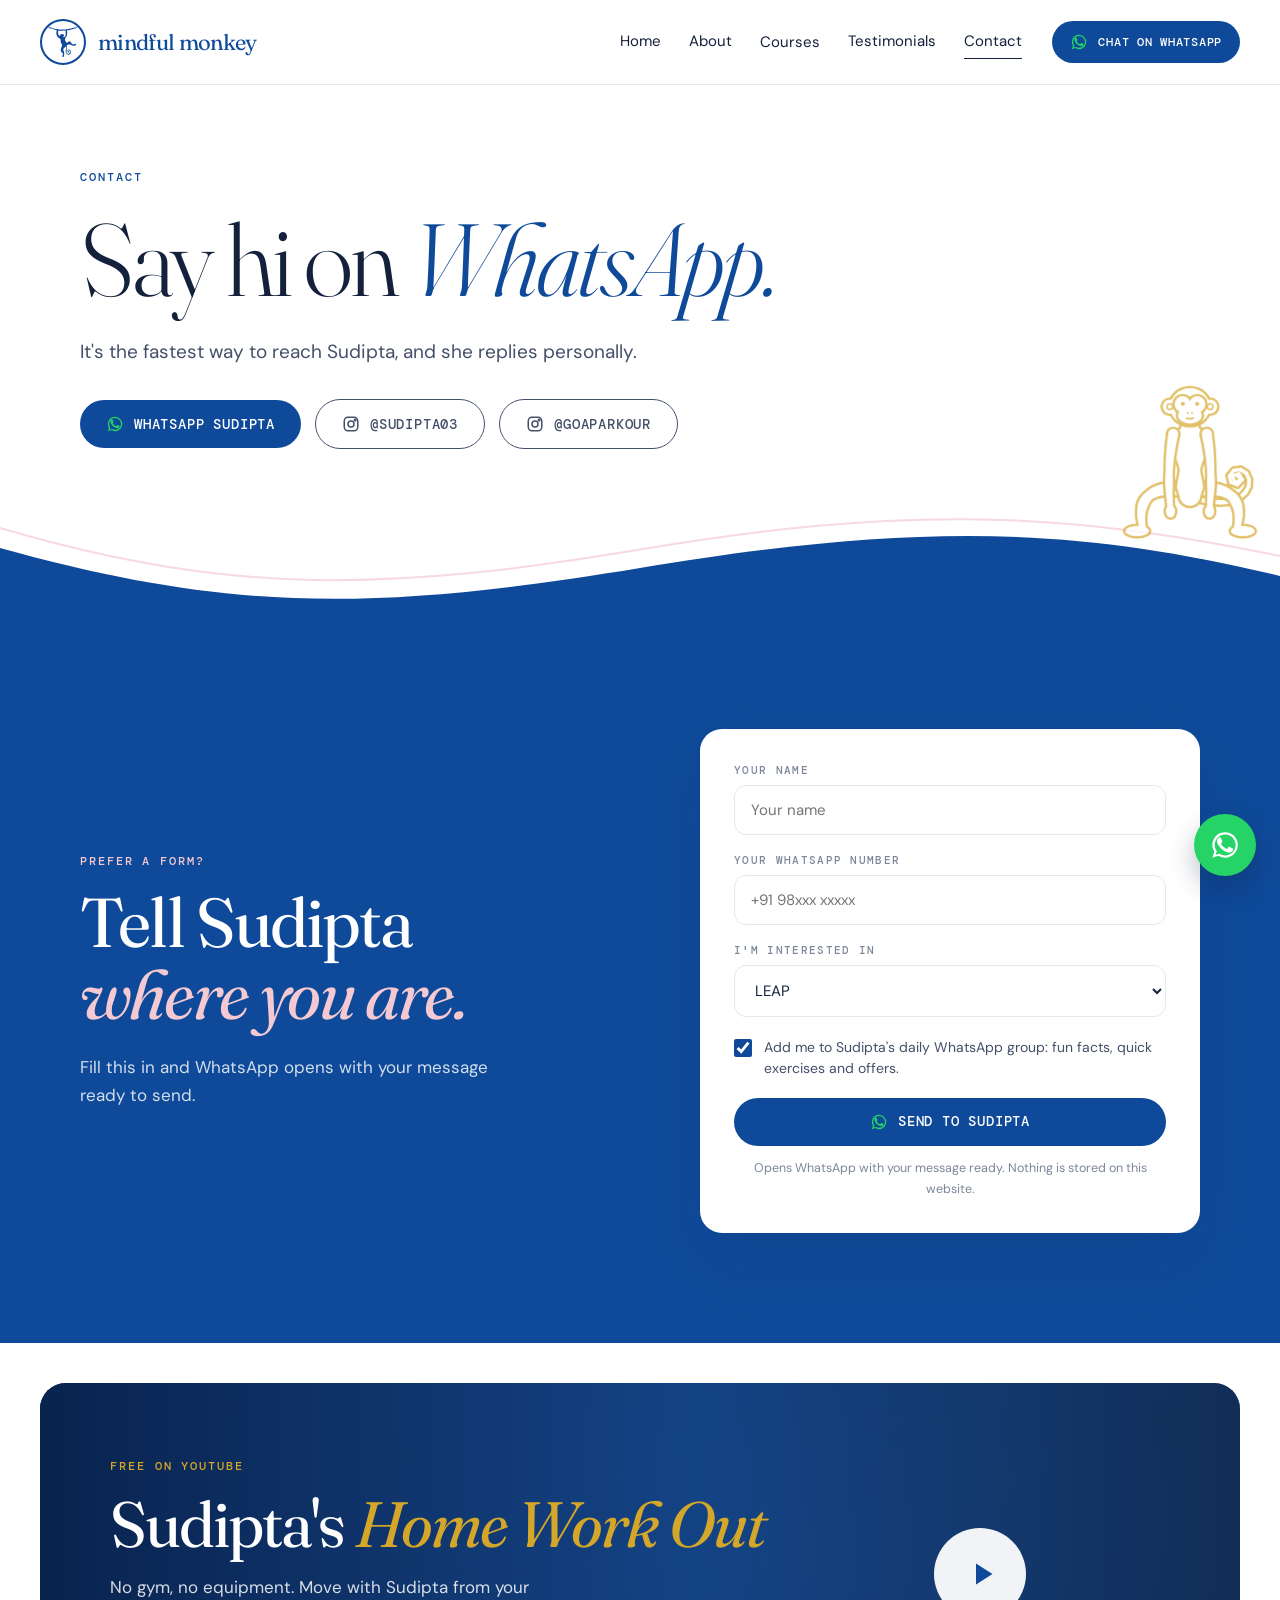
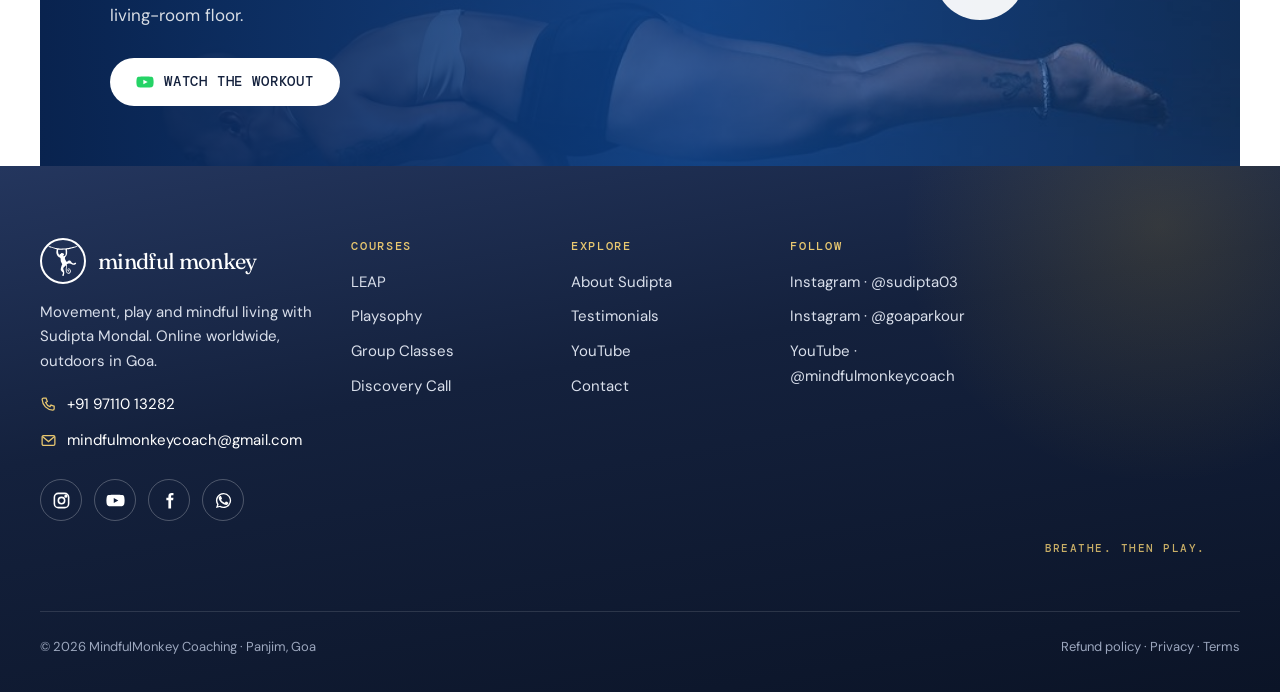
<file: contact.html>
<!doctype html>
<html lang="en">
<head>
<meta charset="utf-8">
<meta name="viewport" content="width=device-width, initial-scale=1">
<title>Contact · Mindful Monkey</title>
<meta name="description" content="Reach Sudipta Mondal on WhatsApp or Instagram.">
<meta property="og:title" content="Contact · Mindful Monkey">
<meta property="og:description" content="Reach Sudipta Mondal on WhatsApp or Instagram.">
<meta property="og:image" content="https://mindfulmonkeycoach.com/images/hero-storm-jump.jpg">
<meta name="theme-color" content="#0F4A9A">
<meta name="robots" content="noindex, nofollow">
<link rel="icon" href="images/logo-blue.jpg">
<link rel="preconnect" href="https://fonts.googleapis.com"><link rel="preconnect" href="https://fonts.gstatic.com" crossorigin>
<link href="https://fonts.googleapis.com/css2?family=DM+Mono:wght@400;500&family=DM+Sans:opsz,wght@9..40,400;9..40,500;9..40,600&family=Fraunces:ital,opsz,wght@0,9..144,300;0,9..144,400;0,9..144,500;1,9..144,300;1,9..144,400&display=swap" rel="stylesheet">
<link rel="stylesheet" href="css/site.css?v=mwp0wtvp">
</head>
<body>
<svg width="0" height="0" style="position:absolute" aria-hidden="true"><symbol id="mk" viewBox="0 0 183.0 187.2"><path fill-rule="evenodd" d="M0.4,0.1 0.0,0.5 0.0,1.1 0.6,1.9 1.1,3.5 2.0,4.9 3.0,5.8 4.6,6.6 5.6,6.9 6.5,7.5 9.1,8.1 10.2,8.8 15.0,9.0 16.4,9.4 20.0,9.8 21.6,10.6 23.0,10.9 24.8,11.6 27.0,12.0 28.2,12.8 29.1,12.9 30.5,13.5 32.8,13.9 34.2,15.0 35.8,15.5 37.9,15.8 39.4,16.6 40.9,17.1 41.8,17.8 43.4,18.1 44.4,18.8 49.0,19.4 50.6,20.1 52.1,21.4 52.0,24.2 51.4,26.8 51.0,30.6 50.4,32.4 50.1,35.9 50.1,43.1 50.4,45.6 51.5,47.9 52.2,51.2 53.4,53.5 54.0,54.1 54.5,55.4 55.2,56.4 55.5,57.5 56.1,58.5 56.2,59.4 57.0,60.5 57.4,61.8 58.0,62.8 59.8,64.2 60.2,64.9 60.4,65.5 63.1,67.6 64.0,67.8 64.6,68.1 66.2,69.9 67.9,70.6 69.1,70.9 70.1,71.6 71.5,72.1 73.6,73.9 75.9,76.4 76.9,80.5 76.9,86.5 77.1,87.4 77.2,92.5 77.8,93.9 78.2,96.6 78.9,97.5 79.4,99.8 80.0,100.2 80.4,101.5 81.1,102.2 81.4,103.6 82.0,104.8 82.1,105.6 83.0,106.6 83.4,107.6 84.0,108.1 84.2,109.5 86.1,112.5 86.5,114.1 86.5,115.0 85.9,116.0 85.9,116.5 85.4,117.2 85.1,118.4 84.5,119.0 84.0,120.5 83.4,121.0 82.9,122.6 82.1,123.9 81.9,126.2 81.2,127.5 80.9,129.1 80.4,129.9 80.1,132.4 79.2,134.2 78.9,137.0 78.2,138.1 78.1,141.6 77.5,144.0 77.5,147.4 78.1,150.8 79.1,152.8 81.2,154.9 82.6,157.5 84.0,158.9 86.8,160.9 87.4,161.8 89.2,163.4 91.0,165.9 91.2,167.1 91.0,171.6 90.2,172.9 90.1,174.1 89.4,175.2 89.0,176.6 88.5,177.2 88.2,178.8 87.4,181.2 87.4,183.8 88.2,185.6 89.6,186.8 90.5,187.1 91.8,187.2 94.0,186.6 96.2,184.6 97.2,182.6 97.8,179.8 97.9,176.4 99.0,172.9 99.1,160.1 98.4,158.9 98.1,155.9 97.4,154.6 97.1,153.4 96.2,152.1 95.2,149.2 95.1,148.1 94.4,147.1 94.2,145.9 93.5,144.6 93.5,144.0 93.0,142.6 93.4,138.9 94.0,138.0 94.2,137.0 95.4,134.9 100.8,129.5 101.8,128.1 104.1,126.2 106.5,123.2 108.8,121.8 109.2,121.8 109.6,122.1 109.8,123.0 110.2,123.9 110.2,125.1 111.0,126.5 111.0,127.5 110.5,129.8 110.0,136.8 109.2,138.0 109.0,142.5 108.5,143.9 108.6,149.6 109.2,153.0 109.5,156.8 110.2,159.2 111.2,160.4 111.4,161.2 112.4,163.8 114.0,166.6 115.2,167.8 115.9,168.0 117.5,169.6 120.2,171.6 122.4,172.1 123.4,172.8 128.2,173.2 132.5,171.9 134.0,171.0 137.0,167.5 139.1,164.1 140.1,161.5 140.5,156.0 140.1,153.2 139.2,151.5 139.0,150.1 138.4,149.1 138.0,147.9 137.4,146.9 135.1,144.9 134.1,143.0 133.1,142.0 131.5,141.5 131.1,141.0 130.1,140.8 129.0,139.9 126.6,140.1 123.5,141.1 120.4,144.9 120.2,146.5 119.6,148.0 119.5,150.2 120.1,153.5 121.2,155.5 122.4,156.8 125.5,158.9 128.0,158.8 129.9,157.6 130.6,155.5 130.6,154.2 129.9,153.0 129.0,152.6 127.8,152.5 125.6,151.6 124.1,150.4 123.5,149.4 123.2,148.1 123.6,146.4 125.5,144.9 126.5,144.4 127.9,144.2 129.1,144.8 131.4,146.2 132.9,148.1 133.8,149.9 133.9,150.6 134.4,151.6 135.1,152.4 135.9,154.1 135.9,155.5 135.0,159.8 134.2,161.1 133.9,162.5 132.4,164.4 131.0,165.6 127.1,167.5 125.1,167.8 123.6,167.6 118.6,164.8 117.4,163.5 114.2,157.8 114.0,143.4 114.4,136.0 115.0,134.6 115.0,129.5 115.5,124.5 115.5,120.6 115.0,115.1 116.0,113.9 116.4,112.6 117.5,111.6 121.1,110.9 122.4,110.0 124.5,109.6 125.9,109.0 128.4,108.8 133.0,109.0 135.4,109.8 136.9,109.9 138.4,110.8 139.9,111.0 141.2,111.8 142.2,111.9 143.4,112.5 144.5,112.8 145.4,113.8 146.4,114.0 147.5,114.8 150.0,115.1 152.9,116.6 154.8,116.9 156.2,117.5 161.1,117.6 162.2,117.0 164.0,116.9 165.0,116.5 165.8,115.9 166.9,115.8 167.5,115.1 169.1,114.6 169.5,114.1 171.5,112.8 173.1,110.6 173.1,106.2 172.4,105.1 171.5,104.6 171.1,104.1 168.4,103.9 167.0,104.6 165.2,105.0 164.9,105.5 163.5,106.0 163.0,106.5 161.9,107.0 161.1,107.8 160.4,107.9 159.5,108.4 157.2,108.8 154.1,108.6 152.9,107.8 151.8,107.5 151.1,106.8 150.1,106.5 148.2,104.9 147.4,104.8 146.1,103.8 145.5,102.5 145.1,100.9 142.5,97.9 142.1,96.9 140.8,95.4 139.5,94.6 136.9,91.6 135.8,90.9 133.4,90.8 132.4,90.4 131.6,90.4 131.1,90.6 127.2,91.1 125.0,91.9 123.2,92.9 122.5,93.8 121.8,94.0 121.1,94.8 120.4,95.0 117.6,97.5 115.6,98.5 114.4,98.5 113.9,98.2 112.6,97.0 112.4,96.0 111.5,95.5 110.5,94.5 110.1,92.8 108.5,90.8 108.1,89.6 107.4,88.9 105.5,85.1 105.2,83.1 104.5,81.8 104.1,79.4 103.5,78.1 103.4,75.4 103.5,74.0 104.1,72.8 104.5,70.9 105.5,69.4 106.2,68.8 106.5,67.9 108.0,66.0 108.2,64.8 111.0,62.5 112.1,60.1 112.9,59.5 114.0,57.5 114.4,55.4 115.1,54.2 115.4,52.9 116.1,51.6 116.4,48.9 117.0,47.6 117.2,46.4 117.4,30.8 116.2,26.9 116.4,22.1 117.1,21.2 118.2,20.9 121.1,20.6 122.8,20.0 125.2,19.5 128.2,19.5 130.5,18.8 132.8,18.5 134.0,18.0 136.9,17.8 138.2,16.9 139.9,16.6 141.5,15.9 144.8,15.5 146.2,14.8 148.2,14.5 149.4,14.0 151.6,13.6 152.8,13.0 154.9,12.5 156.4,11.8 161.6,10.8 163.1,9.9 165.0,9.8 166.2,9.0 167.9,8.8 168.9,8.0 170.9,7.6 171.6,7.1 173.5,6.8 174.6,6.1 176.5,5.9 179.4,3.8 181.6,3.5 182.8,2.5 183.0,1.9 182.9,1.2 181.5,0.6 179.5,0.5 178.2,0.6 176.0,1.6 171.2,1.9 170.1,2.5 167.2,2.9 165.9,3.6 163.2,3.9 161.4,4.8 158.1,5.0 154.5,5.9 152.1,6.9 145.5,7.9 143.5,8.6 140.8,8.9 138.9,9.6 136.2,10.0 134.2,10.9 131.4,11.1 130.5,11.6 128.2,12.1 126.5,12.1 124.8,12.6 120.0,13.1 118.2,13.6 111.0,14.0 107.4,14.9 98.9,15.6 92.1,15.6 83.4,16.0 80.0,16.4 71.9,15.6 69.9,15.2 66.5,15.1 65.0,14.6 62.8,14.5 61.2,14.0 54.2,13.6 49.9,13.0 45.6,12.8 43.5,11.9 40.4,11.4 38.9,10.6 37.2,10.5 36.1,9.9 34.1,9.8 30.5,8.9 28.9,7.9 24.9,6.8 23.5,5.9 22.1,5.6 20.9,4.9 18.5,4.5 17.6,4.0 15.4,3.5 12.0,2.1 8.8,1.6 7.6,1.0 5.4,0.8 3.4,0.0ZM106.9,22.5 107.2,23.0 107.5,24.5 107.4,27.8 108.1,30.6 108.2,46.8 107.1,55.5 106.2,57.1 102.1,60.6 101.4,60.9 100.6,61.9 99.5,62.5 98.6,62.6 96.9,63.4 94.6,63.2 94.0,62.8 93.9,61.4 94.1,61.0 94.1,59.1 94.4,58.4 95.1,57.1 95.9,56.6 96.2,55.9 97.1,55.1 98.1,53.5 98.2,50.9 98.0,49.1 97.0,47.9 92.5,46.8 91.1,45.9 90.1,45.6 89.6,45.0 88.6,44.5 88.0,43.9 86.8,43.8 85.9,43.4 82.5,43.0 81.4,43.6 80.1,44.9 79.0,46.6 78.2,47.2 76.4,49.6 75.0,50.5 72.5,50.9 71.4,51.5 70.5,53.2 70.4,54.6 70.9,55.1 71.1,56.2 72.0,57.6 73.5,58.6 73.8,59.2 74.4,59.8 74.2,60.0 73.8,60.0 72.4,59.4 71.6,58.6 71.0,58.4 66.2,53.6 65.4,52.2 65.0,51.0 64.4,50.2 64.1,48.8 63.1,47.2 62.6,47.0 62.0,46.1 61.8,43.0 61.2,41.2 61.1,36.9 60.6,33.1 60.6,31.8 60.9,31.2 60.6,26.6 61.4,24.1 62.2,23.0 62.9,22.8 72.2,23.0 86.9,23.0 97.0,22.6 98.4,22.0 100.2,22.4 106.0,22.1Z"/></symbol></svg><header class="site-header"><div class="wrap">
<a class="brand" href="index.html" aria-label="Mindful Monkey home"><span class="badge"><svg viewBox="0 0 183 187.2" aria-hidden="true"><use href="#mk"/></svg></span> mindful monkey</a>
<nav class="links" aria-label="Main">
<a href="index.html">Home</a><a href="about.html">About</a>
<span class="has-sub"><a href="courses.html">Courses</a><span class="sub">
<a href="online-coaching/leap.html">LEAP · 1-on-1</a><a href="online-coaching/playsophy.html">Playsophy · women only</a><a href="group-classes.html">Group Classes · Goa</a><a href="discovery.html">Discovery Call</a><a href="courses.html#upcoming">Bootcamps, retreats &amp; workshops</a><a href="online-coaching/compare.html">Compare LEAP and Playsophy</a></span></span>
<a href="testimonials.html">Testimonials</a><a href="contact.html" class="on">Contact</a>
</nav>
<a class="btn btn-blue hdr-cta" href="https://wa.me/919711013282?text=Hi%20Sudipta%2C%20I%20would%20like%20to%20know%20more%20about%20your%20coaching" target="_blank" rel="noopener"><svg viewBox="0 0 24 24" fill="currentColor" aria-hidden="true"><path d="M17.47 14.38c-.3-.15-1.76-.87-2.04-.97-.27-.1-.47-.15-.67.15-.2.3-.77.97-.94 1.17-.17.2-.35.22-.65.07-.3-.15-1.25-.46-2.38-1.47-.88-.78-1.47-1.75-1.65-2.05-.17-.3-.02-.46.13-.61.13-.13.3-.35.45-.52.15-.17.2-.3.3-.5.1-.2.05-.37-.02-.52-.07-.15-.67-1.62-.92-2.22-.24-.58-.49-.5-.67-.51h-.57c-.2 0-.52.07-.79.37-.27.3-1.04 1.02-1.04 2.48s1.07 2.87 1.22 3.07c.15.2 2.1 3.2 5.08 4.49.71.31 1.26.49 1.69.63.71.23 1.36.2 1.87.12.57-.08 1.76-.72 2.01-1.42.25-.7.25-1.3.17-1.42-.07-.13-.27-.2-.57-.35zM12.04 2.5a9.5 9.5 0 0 0-8.1 14.5L2.5 21.5l4.63-1.4a9.5 9.5 0 1 0 4.9-17.6zm0 17.3a7.78 7.78 0 0 1-3.97-1.08l-.28-.17-2.75.84.82-2.68-.18-.28a7.83 7.83 0 1 1 6.36 3.37z"/></svg> Chat on WhatsApp</a>
<button class="menu-btn" aria-label="Open menu" aria-expanded="false"><span></span><span></span><span></span></button>
</div></header>
<a class="wa-float" href="https://wa.me/919711013282?text=Hi%20Sudipta%2C%20I%20would%20like%20to%20know%20more%20about%20your%20coaching" target="_blank" rel="noopener" aria-label="Chat with Sudipta on WhatsApp"><svg viewBox="0 0 24 24" fill="currentColor" aria-hidden="true"><path d="M17.47 14.38c-.3-.15-1.76-.87-2.04-.97-.27-.1-.47-.15-.67.15-.2.3-.77.97-.94 1.17-.17.2-.35.22-.65.07-.3-.15-1.25-.46-2.38-1.47-.88-.78-1.47-1.75-1.65-2.05-.17-.3-.02-.46.13-.61.13-.13.3-.35.45-.52.15-.17.2-.3.3-.5.1-.2.05-.37-.02-.52-.07-.15-.67-1.62-.92-2.22-.24-.58-.49-.5-.67-.51h-.57c-.2 0-.52.07-.79.37-.27.3-1.04 1.02-1.04 2.48s1.07 2.87 1.22 3.07c.15.2 2.1 3.2 5.08 4.49.71.31 1.26.49 1.69.63.71.23 1.36.2 1.87.12.57-.08 1.76-.72 2.01-1.42.25-.7.25-1.3.17-1.42-.07-.13-.27-.2-.57-.35zM12.04 2.5a9.5 9.5 0 0 0-8.1 14.5L2.5 21.5l4.63-1.4a9.5 9.5 0 1 0 4.9-17.6zm0 17.3a7.78 7.78 0 0 1-3.97-1.08l-.28-.17-2.75.84.82-2.68-.18-.28a7.83 7.83 0 1 1 6.36 3.37z"/></svg></a>
<main>

<section class="phero"><div class="wrap"><p class="eyebrow">Contact</p><h1>Say hi on <em>WhatsApp.</em></h1>
<p class="lede">It's the fastest way to reach Sudipta, and she replies personally.</p>
<div class="row-btns" style="margin-top:32px"><a class="btn btn-blue" href="https://wa.me/919711013282?text=Hi%20Sudipta" target="_blank" rel="noopener"><svg viewBox="0 0 24 24" fill="currentColor" aria-hidden="true"><path d="M17.47 14.38c-.3-.15-1.76-.87-2.04-.97-.27-.1-.47-.15-.67.15-.2.3-.77.97-.94 1.17-.17.2-.35.22-.65.07-.3-.15-1.25-.46-2.38-1.47-.88-.78-1.47-1.75-1.65-2.05-.17-.3-.02-.46.13-.61.13-.13.3-.35.45-.52.15-.17.2-.3.3-.5.1-.2.05-.37-.02-.52-.07-.15-.67-1.62-.92-2.22-.24-.58-.49-.5-.67-.51h-.57c-.2 0-.52.07-.79.37-.27.3-1.04 1.02-1.04 2.48s1.07 2.87 1.22 3.07c.15.2 2.1 3.2 5.08 4.49.71.31 1.26.49 1.69.63.71.23 1.36.2 1.87.12.57-.08 1.76-.72 2.01-1.42.25-.7.25-1.3.17-1.42-.07-.13-.27-.2-.57-.35zM12.04 2.5a9.5 9.5 0 0 0-8.1 14.5L2.5 21.5l4.63-1.4a9.5 9.5 0 1 0 4.9-17.6zm0 17.3a7.78 7.78 0 0 1-3.97-1.08l-.28-.17-2.75.84.82-2.68-.18-.28a7.83 7.83 0 1 1 6.36 3.37z"/></svg> WhatsApp Sudipta</a>
<a class="btn btn-line" href="https://www.instagram.com/sudipta03/" target="_blank" rel="noopener"><svg viewBox="0 0 24 24" fill="none" stroke="currentColor" stroke-width="2" aria-hidden="true"><rect x="3" y="3" width="18" height="18" rx="5"/><circle cx="12" cy="12" r="4"/><circle cx="17.5" cy="6.5" r="1" fill="currentColor"/></svg> @sudipta03</a><a class="btn btn-line" href="https://www.instagram.com/goaparkour/" target="_blank" rel="noopener"><svg viewBox="0 0 24 24" fill="none" stroke="currentColor" stroke-width="2" aria-hidden="true"><rect x="3" y="3" width="18" height="18" rx="5"/><circle cx="12" cy="12" r="4"/><circle cx="17.5" cy="6.5" r="1" fill="currentColor"/></svg> @goaparkour</a></div></div></section>
<section class="sec form-band bg-blue wave-top"><svg class="wave" viewBox="0 0 1440 150" preserveAspectRatio="none" aria-hidden="true" style="transform:scaleX(-1)"><path d="M0 95 C 240 30 420 30 720 85 S 1180 140 1440 60 L1440 150 L0 150Z" fill="#0F4A9A"/><path d="M0 70 C 260 10 440 10 720 62 S 1180 120 1440 35" fill="none" stroke="#F4C9D2" stroke-width="2" opacity=".7" vector-effect="non-scaling-stroke"/></svg><div class="wrap">
<div class="rv"><p class="eyebrow" style="margin-bottom:18px">Prefer a form?</p><h2 class="h2">Tell Sudipta<br><em>where you are.</em></h2>
<p class="l">Fill this in and WhatsApp opens with your message ready to send.</p></div>
<form class="form wa-form rv">
<label for="f-name">Your name</label><input id="f-name" type="text" name="name" placeholder="Your name" autocomplete="name">
<label for="f-phone">Your WhatsApp number</label><input id="f-phone" type="tel" name="phone" placeholder="+91 98xxx xxxxx" autocomplete="tel">
<label for="f-int">I'm interested in</label><select id="f-int" name="interest">
<option>LEAP</option><option>Playsophy</option><option>Group Classes in Goa</option><option value="a Discovery Call">A Discovery Call</option><option>Not sure yet</option></select>
<label class="chk"><input type="checkbox" name="join" checked> Add me to Sudipta's daily WhatsApp group: fun facts, quick exercises and offers.</label>
<button class="btn btn-blue" type="submit"><svg viewBox="0 0 24 24" fill="currentColor" aria-hidden="true"><path d="M17.47 14.38c-.3-.15-1.76-.87-2.04-.97-.27-.1-.47-.15-.67.15-.2.3-.77.97-.94 1.17-.17.2-.35.22-.65.07-.3-.15-1.25-.46-2.38-1.47-.88-.78-1.47-1.75-1.65-2.05-.17-.3-.02-.46.13-.61.13-.13.3-.35.45-.52.15-.17.2-.3.3-.5.1-.2.05-.37-.02-.52-.07-.15-.67-1.62-.92-2.22-.24-.58-.49-.5-.67-.51h-.57c-.2 0-.52.07-.79.37-.27.3-1.04 1.02-1.04 2.48s1.07 2.87 1.22 3.07c.15.2 2.1 3.2 5.08 4.49.71.31 1.26.49 1.69.63.71.23 1.36.2 1.87.12.57-.08 1.76-.72 2.01-1.42.25-.7.25-1.3.17-1.42-.07-.13-.27-.2-.57-.35zM12.04 2.5a9.5 9.5 0 0 0-8.1 14.5L2.5 21.5l4.63-1.4a9.5 9.5 0 1 0 4.9-17.6zm0 17.3a7.78 7.78 0 0 1-3.97-1.08l-.28-.17-2.75.84.82-2.68-.18-.28a7.83 7.83 0 1 1 6.36 3.37z"/></svg> Send to Sudipta</button>
<small>Opens WhatsApp with your message ready. Nothing is stored on this website.</small>
</form>
</div></section><section class="workout"><div class="wrap" style="max-width:1360px">
<a class="banner" href="https://www.youtube.com/watch?v=d_9e7xTF6Dw" target="_blank" rel="noopener" data-yt="d_9e7xTF6Dw"><img loading="lazy" decoding="async" src="images/about-plank.jpg" alt="Sudipta holding a plank on paralettes"><div class="inner">
<p class="eyebrow" style="margin-bottom:16px">Free on YouTube</p>
<h2>Sudipta's <em>Home Work Out</em></h2>
<p>No gym, no equipment. Move with Sudipta from your living-room floor.</p>
<span class="btn btn-white"><svg viewBox="0 0 24 24" fill="currentColor" aria-hidden="true"><path d="M23 7.2a3 3 0 0 0-2.1-2.1C19 4.6 12 4.6 12 4.6s-7 0-8.9.5A3 3 0 0 0 1 7.2 31 31 0 0 0 .5 12 31 31 0 0 0 1 16.8a3 3 0 0 0 2.1 2.1c1.9.5 8.9.5 8.9.5s7 0 8.9-.5a3 3 0 0 0 2.1-2.1 31 31 0 0 0 .5-4.8 31 31 0 0 0-.5-4.8ZM9.8 15.1V8.9L15.6 12l-5.8 3.1Z"/></svg> Watch the workout</span></div><span class="play"><svg viewBox="0 0 24 24" fill="currentColor" aria-hidden="true"><path d="M8 5v14l11-7z"/></svg></span></a>
</div></section>
</main>
<footer class="site-footer"><div class="wrap" style="max-width:1360px"><div class="fcols">
<div><a class="brand" href="index.html"><span class="badge"><svg viewBox="0 0 183 187.2" aria-hidden="true"><use href="#mk"/></svg></span> mindful monkey</a><p style="font-size:15px;max-width:300px">Movement, play and mindful living with Sudipta Mondal. Online worldwide, outdoors in Goa.</p>
<ul class="fcontact"><li><a href="tel:+919711013282"><svg viewBox="0 0 24 24" fill="none" stroke="currentColor" stroke-width="1.8" aria-hidden="true"><path d="M5 3h3.5l1.8 4.6-2.3 1.5a11 11 0 0 0 6 6l1.5-2.3L20 14.5V18a2 2 0 0 1-2 2A16 16 0 0 1 3 5a2 2 0 0 1 2-2Z"/></svg>+91 97110 13282</a></li>
<li><a href="mailto:mindfulmonkeycoach@gmail.com"><svg viewBox="0 0 24 24" fill="none" stroke="currentColor" stroke-width="1.8" aria-hidden="true"><rect x="3" y="5" width="18" height="14" rx="2"/><path d="m3.5 6.5 8.5 7 8.5-7"/></svg>mindfulmonkeycoach@gmail.com</a></li></ul>
<div class="soc"><a href="https://www.instagram.com/sudipta03/" target="_blank" rel="noopener" aria-label="Instagram"><svg viewBox="0 0 24 24" fill="none" stroke="currentColor" stroke-width="2" aria-hidden="true"><rect x="3" y="3" width="18" height="18" rx="5"/><circle cx="12" cy="12" r="4"/><circle cx="17.5" cy="6.5" r="1" fill="currentColor"/></svg></a><a href="https://www.youtube.com/@mindfulmonkeycoach" target="_blank" rel="noopener" aria-label="YouTube"><svg viewBox="0 0 24 24" fill="currentColor" aria-hidden="true"><path d="M23 7.2a3 3 0 0 0-2.1-2.1C19 4.6 12 4.6 12 4.6s-7 0-8.9.5A3 3 0 0 0 1 7.2 31 31 0 0 0 .5 12 31 31 0 0 0 1 16.8a3 3 0 0 0 2.1 2.1c1.9.5 8.9.5 8.9.5s7 0 8.9-.5a3 3 0 0 0 2.1-2.1 31 31 0 0 0 .5-4.8 31 31 0 0 0-.5-4.8ZM9.8 15.1V8.9L15.6 12l-5.8 3.1Z"/></svg></a><a href="https://www.facebook.com/sudiptababycool/" target="_blank" rel="noopener" aria-label="Facebook"><svg viewBox="0 0 24 24" fill="currentColor" aria-hidden="true"><path d="M14 8.5V6.8c0-.8.2-1.3 1.4-1.3H17V2.6c-.3 0-1.3-.1-2.4-.1-2.4 0-4 1.5-4 4.1v1.9H8v3.2h2.6V22H14v-10.3h2.6l.4-3.2H14Z"/></svg></a><a href="https://wa.me/919711013282?text=Hi%20Sudipta" target="_blank" rel="noopener" aria-label="WhatsApp"><svg viewBox="0 0 24 24" fill="currentColor" aria-hidden="true"><path d="M17.47 14.38c-.3-.15-1.76-.87-2.04-.97-.27-.1-.47-.15-.67.15-.2.3-.77.97-.94 1.17-.17.2-.35.22-.65.07-.3-.15-1.25-.46-2.38-1.47-.88-.78-1.47-1.75-1.65-2.05-.17-.3-.02-.46.13-.61.13-.13.3-.35.45-.52.15-.17.2-.3.3-.5.1-.2.05-.37-.02-.52-.07-.15-.67-1.62-.92-2.22-.24-.58-.49-.5-.67-.51h-.57c-.2 0-.52.07-.79.37-.27.3-1.04 1.02-1.04 2.48s1.07 2.87 1.22 3.07c.15.2 2.1 3.2 5.08 4.49.71.31 1.26.49 1.69.63.71.23 1.36.2 1.87.12.57-.08 1.76-.72 2.01-1.42.25-.7.25-1.3.17-1.42-.07-.13-.27-.2-.57-.35zM12.04 2.5a9.5 9.5 0 0 0-8.1 14.5L2.5 21.5l4.63-1.4a9.5 9.5 0 1 0 4.9-17.6zm0 17.3a7.78 7.78 0 0 1-3.97-1.08l-.28-.17-2.75.84.82-2.68-.18-.28a7.83 7.83 0 1 1 6.36 3.37z"/></svg></a></div></div>
<div><h4>Courses</h4><ul><li><a href="online-coaching/leap.html">LEAP</a></li><li><a href="online-coaching/playsophy.html">Playsophy</a></li><li><a href="group-classes.html">Group Classes</a></li><li><a href="discovery.html">Discovery Call</a></li></ul></div>
<div><h4>Explore</h4><ul><li><a href="about.html">About Sudipta</a></li><li><a href="testimonials.html">Testimonials</a></li><li><a href="https://www.youtube.com/@mindfulmonkeycoach" target="_blank" rel="noopener">YouTube</a></li><li><a href="contact.html">Contact</a></li></ul></div>
<div><h4>Follow</h4><ul><li><a href="https://www.instagram.com/sudipta03/" target="_blank" rel="noopener">Instagram · @sudipta03</a></li><li><a href="https://www.instagram.com/goaparkour/" target="_blank" rel="noopener">Instagram · @goaparkour</a></li><li><a href="https://www.youtube.com/@mindfulmonkeycoach" target="_blank" rel="noopener">YouTube · @mindfulmonkeycoach</a></li></ul></div>
<div class="mk-foot"><svg viewBox="-39.7 -72.4 79.4 118.6" aria-hidden="true"><path d="M6.0 2.0L2.0 3.5" stroke="#D4A62A" stroke-width="6.0" stroke-linecap="round" fill="none"/><path d="M2.0 3.5L-2.0 5.1" stroke="#D4A62A" stroke-width="5.9" stroke-linecap="round" fill="none"/><path d="M-2.0 5.1L-6.0 6.8" stroke="#D4A62A" stroke-width="5.9" stroke-linecap="round" fill="none"/><path d="M-6.0 6.8L-9.8 8.7" stroke="#D4A62A" stroke-width="5.8" stroke-linecap="round" fill="none"/><path d="M-9.8 8.7L-13.6 10.8" stroke="#D4A62A" stroke-width="5.8" stroke-linecap="round" fill="none"/><path d="M-13.6 10.8L-17.1 13.3" stroke="#D4A62A" stroke-width="5.7" stroke-linecap="round" fill="none"/><path d="M-17.1 13.3L-20.3 16.2" stroke="#D4A62A" stroke-width="5.7" stroke-linecap="round" fill="none"/><path d="M-20.3 16.2L-22.9 19.6" stroke="#D4A62A" stroke-width="5.6" stroke-linecap="round" fill="none"/><path d="M-22.9 19.6L-24.8 23.5" stroke="#D4A62A" stroke-width="5.6" stroke-linecap="round" fill="none"/><path d="M-24.8 23.5L-25.5 27.7" stroke="#D4A62A" stroke-width="5.5" stroke-linecap="round" fill="none"/><path d="M-25.5 27.7L-24.8 31.9" stroke="#D4A62A" stroke-width="5.5" stroke-linecap="round" fill="none"/><path d="M-24.8 31.9L-22.4 35.5" stroke="#D4A62A" stroke-width="5.4" stroke-linecap="round" fill="none"/><path d="M-22.4 35.5L-18.6 37.6" stroke="#D4A62A" stroke-width="5.3" stroke-linecap="round" fill="none"/><path d="M-18.6 37.6L-14.3 37.2" stroke="#D4A62A" stroke-width="5.3" stroke-linecap="round" fill="none"/><path d="M-14.3 37.2L-11.2 34.2" stroke="#D4A62A" stroke-width="5.2" stroke-linecap="round" fill="none"/><path d="M-11.2 34.2L-11.2 29.9" stroke="#D4A62A" stroke-width="5.2" stroke-linecap="round" fill="none"/><path d="M-11.2 29.9L-14.5 27.1" stroke="#D4A62A" stroke-width="5.1" stroke-linecap="round" fill="none"/><path d="M-14.5 27.1L-18.5 28.5" stroke="#D4A62A" stroke-width="5.1" stroke-linecap="round" fill="none"/><path d="M-18.5 28.5L-19.0 32.7" stroke="#D4A62A" stroke-width="5.0" stroke-linecap="round" fill="none"/><path d="M-19.0 32.7L-15.1 34.5" stroke="#D4A62A" stroke-width="5.0" stroke-linecap="round" fill="none"/><path d="M-15.1 34.5L-12.8 30.8" stroke="#D4A62A" stroke-width="4.9" stroke-linecap="round" fill="none"/><path d="M-12.8 30.8L-16.4 28.5" stroke="#D4A62A" stroke-width="4.8" stroke-linecap="round" fill="none"/><path d="M-16.4 28.5L-18.2 32.4" stroke="#D4A62A" stroke-width="4.8" stroke-linecap="round" fill="none"/><path d="M-18.2 32.4L-13.9 32.9" stroke="#D4A62A" stroke-width="4.7" stroke-linecap="round" fill="none"/><path d="M6.0 2.0L2.0 3.5" stroke="#101B33" stroke-width="3.0" stroke-linecap="round" fill="none"/><path d="M2.0 3.5L-2.0 5.1" stroke="#101B33" stroke-width="2.9" stroke-linecap="round" fill="none"/><path d="M-2.0 5.1L-6.0 6.8" stroke="#101B33" stroke-width="2.9" stroke-linecap="round" fill="none"/><path d="M-6.0 6.8L-9.8 8.7" stroke="#101B33" stroke-width="2.8" stroke-linecap="round" fill="none"/><path d="M-9.8 8.7L-13.6 10.8" stroke="#101B33" stroke-width="2.8" stroke-linecap="round" fill="none"/><path d="M-13.6 10.8L-17.1 13.3" stroke="#101B33" stroke-width="2.7" stroke-linecap="round" fill="none"/><path d="M-17.1 13.3L-20.3 16.2" stroke="#101B33" stroke-width="2.7" stroke-linecap="round" fill="none"/><path d="M-20.3 16.2L-22.9 19.6" stroke="#101B33" stroke-width="2.6" stroke-linecap="round" fill="none"/><path d="M-22.9 19.6L-24.8 23.5" stroke="#101B33" stroke-width="2.6" stroke-linecap="round" fill="none"/><path d="M-24.8 23.5L-25.5 27.7" stroke="#101B33" stroke-width="2.5" stroke-linecap="round" fill="none"/><path d="M-25.5 27.7L-24.8 31.9" stroke="#101B33" stroke-width="2.5" stroke-linecap="round" fill="none"/><path d="M-24.8 31.9L-22.4 35.5" stroke="#101B33" stroke-width="2.4" stroke-linecap="round" fill="none"/><path d="M-22.4 35.5L-18.6 37.6" stroke="#101B33" stroke-width="2.3" stroke-linecap="round" fill="none"/><path d="M-18.6 37.6L-14.3 37.2" stroke="#101B33" stroke-width="2.3" stroke-linecap="round" fill="none"/><path d="M-14.3 37.2L-11.2 34.2" stroke="#101B33" stroke-width="2.2" stroke-linecap="round" fill="none"/><path d="M-11.2 34.2L-11.2 29.9" stroke="#101B33" stroke-width="2.2" stroke-linecap="round" fill="none"/><path d="M-11.2 29.9L-14.5 27.1" stroke="#101B33" stroke-width="2.1" stroke-linecap="round" fill="none"/><path d="M-14.5 27.1L-18.5 28.5" stroke="#101B33" stroke-width="2.1" stroke-linecap="round" fill="none"/><path d="M-18.5 28.5L-19.0 32.7" stroke="#101B33" stroke-width="2.0" stroke-linecap="round" fill="none"/><path d="M-19.0 32.7L-15.1 34.5" stroke="#101B33" stroke-width="2.0" stroke-linecap="round" fill="none"/><path d="M-15.1 34.5L-12.8 30.8" stroke="#101B33" stroke-width="1.9" stroke-linecap="round" fill="none"/><path d="M-12.8 30.8L-16.4 28.5" stroke="#101B33" stroke-width="1.8" stroke-linecap="round" fill="none"/><path d="M-16.4 28.5L-18.2 32.4" stroke="#101B33" stroke-width="1.8" stroke-linecap="round" fill="none"/><path d="M-18.2 32.4L-13.9 32.9" stroke="#101B33" stroke-width="1.7" stroke-linecap="round" fill="none"/><path d="M6.5 3.0L7.4 0.4L8.2 -2.3L7.8 -4.9L7.3 -7.5L6.8 -10.1L6.4 -12.8L6.8 -15.4L7.8 -18.0L8.8 -20.6L9.8 -23.3L10.7 -25.9L11.1 -28.5L10.9 -31.1L10.6 -33.8L8.6 -36.4L5.5 -39.0L-5.5 -39.0L-8.6 -36.4L-10.6 -33.8L-10.9 -31.1L-11.1 -28.5L-10.7 -25.9L-9.8 -23.3L-8.8 -20.6L-7.8 -18.0L-6.8 -15.4L-6.4 -12.8L-6.8 -10.1L-7.3 -7.5L-7.8 -4.9L-8.2 -2.3L-7.4 0.4L-6.5 3.0Z" fill="#D4A62A" stroke="#D4A62A" stroke-width="3.0" stroke-linejoin="round"/><circle cx="0.0" cy="3.0" r="8.0" fill="#D4A62A"/><circle cx="0.0" cy="-39.0" r="7.0" fill="#D4A62A"/><path d="M6.5 3.0L7.4 0.4L8.2 -2.3L7.8 -4.9L7.3 -7.5L6.8 -10.1L6.4 -12.8L6.8 -15.4L7.8 -18.0L8.8 -20.6L9.8 -23.3L10.7 -25.9L11.1 -28.5L10.9 -31.1L10.6 -33.8L8.6 -36.4L5.5 -39.0L-5.5 -39.0L-8.6 -36.4L-10.6 -33.8L-10.9 -31.1L-11.1 -28.5L-10.7 -25.9L-9.8 -23.3L-8.8 -20.6L-7.8 -18.0L-6.8 -15.4L-6.4 -12.8L-6.8 -10.1L-7.3 -7.5L-7.8 -4.9L-8.2 -2.3L-7.4 0.4L-6.5 3.0Z" fill="#101B33"/><circle cx="0.0" cy="3.0" r="6.5" fill="#101B33"/><circle cx="0.0" cy="-39.0" r="5.5" fill="#101B33"/><path d="M-5.5 -5.2L-10.6 -5.0L-15.0 -4.8L-18.8 -4.5L-22.0 -4.1L-24.6 -3.7L-26.6 -3.2L-28.3 -2.5L-30.4 -0.2L-29.2 3.4L-27.6 4.4L-25.6 4.8L-23.2 5.3L-20.2 5.7L-16.6 6.2L-12.3 6.8L-7.4 7.6L-6.7 3.6L-11.6 2.7L-15.7 1.8L-19.1 0.9L-21.9 -0.0L-23.9 -0.8L-25.1 -1.5L-25.2 -1.4L-24.5 1.2L-25.8 2.8L-25.3 2.9L-23.8 2.8L-21.5 2.8L-18.5 2.8L-14.9 2.9L-10.5 3.0L-5.5 3.2Z" fill="#D4A62A" stroke="#D4A62A" stroke-width="3.0" stroke-linejoin="round"/><circle cx="-5.5" cy="-1.0" r="5.7" fill="#D4A62A"/><circle cx="-7.1" cy="5.6" r="3.5" fill="#D4A62A"/><ellipse cx="-7.6" cy="9.6" rx="8.9" ry="4.7" transform="rotate(278.0 -7.6 9.6)" fill="#D4A62A"/><path d="M-5.5 -5.2L-10.6 -5.0L-15.0 -4.8L-18.8 -4.5L-22.0 -4.1L-24.6 -3.7L-26.6 -3.2L-28.3 -2.5L-30.4 -0.2L-29.2 3.4L-27.6 4.4L-25.6 4.8L-23.2 5.3L-20.2 5.7L-16.6 6.2L-12.3 6.8L-7.4 7.6L-6.7 3.6L-11.6 2.7L-15.7 1.8L-19.1 0.9L-21.9 -0.0L-23.9 -0.8L-25.1 -1.5L-25.2 -1.4L-24.5 1.2L-25.8 2.8L-25.3 2.9L-23.8 2.8L-21.5 2.8L-18.5 2.8L-14.9 2.9L-10.5 3.0L-5.5 3.2Z" fill="#101B33"/><circle cx="-5.5" cy="-1.0" r="4.2" fill="#101B33"/><circle cx="-7.1" cy="5.6" r="2.0" fill="#101B33"/><ellipse cx="-7.6" cy="9.6" rx="7.4" ry="3.2" transform="rotate(278.0 -7.6 9.6)" fill="#101B33"/><path d="M5.5 3.2L10.5 3.0L14.9 2.9L18.5 2.8L21.5 2.8L23.8 2.8L25.3 2.9L25.8 2.8L24.5 1.2L25.2 -1.4L25.1 -1.5L23.9 -0.8L21.9 -0.0L19.1 0.9L15.7 1.8L11.6 2.7L6.7 3.6L7.4 7.6L12.3 6.8L16.6 6.2L20.2 5.7L23.2 5.3L25.6 4.8L27.6 4.4L29.2 3.4L30.4 -0.2L28.3 -2.5L26.6 -3.2L24.6 -3.7L22.0 -4.1L18.8 -4.5L15.0 -4.8L10.6 -5.0L5.5 -5.2Z" fill="#D4A62A" stroke="#D4A62A" stroke-width="3.0" stroke-linejoin="round"/><circle cx="5.5" cy="-1.0" r="5.7" fill="#D4A62A"/><circle cx="7.1" cy="5.6" r="3.5" fill="#D4A62A"/><ellipse cx="7.6" cy="9.6" rx="8.9" ry="4.7" transform="rotate(262.0 7.6 9.6)" fill="#D4A62A"/><path d="M5.5 3.2L10.5 3.0L14.9 2.9L18.5 2.8L21.5 2.8L23.8 2.8L25.3 2.9L25.8 2.8L24.5 1.2L25.2 -1.4L25.1 -1.5L23.9 -0.8L21.9 -0.0L19.1 0.9L15.7 1.8L11.6 2.7L6.7 3.6L7.4 7.6L12.3 6.8L16.6 6.2L20.2 5.7L23.2 5.3L25.6 4.8L27.6 4.4L29.2 3.4L30.4 -0.2L28.3 -2.5L26.6 -3.2L24.6 -3.7L22.0 -4.1L18.8 -4.5L15.0 -4.8L10.6 -5.0L5.5 -5.2Z" fill="#101B33"/><circle cx="5.5" cy="-1.0" r="4.2" fill="#101B33"/><circle cx="7.1" cy="5.6" r="2.0" fill="#101B33"/><ellipse cx="7.6" cy="9.6" rx="7.4" ry="3.2" transform="rotate(262.0 7.6 9.6)" fill="#101B33"/><circle cx="-12.6" cy="-52.5" r="5.9" fill="#D4A62A"/><circle cx="12.6" cy="-52.5" r="5.9" fill="#D4A62A"/><ellipse cx="0.0" cy="-52.5" rx="13.9" ry="13.1" transform="rotate(0.0 0.0 -52.5)" fill="#D4A62A"/><circle cx="-12.6" cy="-52.5" r="4.4" fill="#101B33"/><circle cx="12.6" cy="-52.5" r="4.4" fill="#101B33"/><ellipse cx="0.0" cy="-52.5" rx="12.4" ry="11.6" transform="rotate(0.0 0.0 -52.5)" fill="#101B33"/><circle cx="-4.6" cy="-54.1" r="6.5" fill="#D4A62A"/><circle cx="4.6" cy="-54.1" r="6.5" fill="#D4A62A"/><ellipse cx="0.0" cy="-47.1" rx="8.9" ry="6.7" transform="rotate(0.0 0.0 -47.1)" fill="#D4A62A"/><circle cx="-4.6" cy="-54.1" r="5.0" fill="#101B33"/><circle cx="4.6" cy="-54.1" r="5.0" fill="#101B33"/><ellipse cx="0.0" cy="-47.1" rx="7.4" ry="5.2" transform="rotate(0.0 0.0 -47.1)" fill="#101B33"/><path d="M-13.5 -36.2L-14.2 -32.8L-14.9 -29.6L-15.7 -26.6L-16.4 -23.7L-17.3 -20.9L-18.1 -18.3L-19.0 -15.9L-19.9 -13.6L-21.0 -11.6L-22.2 -9.7L-23.2 -7.8L-24.2 -6.1L-25.2 -4.6L-26.3 -3.2L-27.4 -1.9L-28.5 -0.8L-26.4 1.9L-24.9 0.7L-23.5 -0.6L-22.0 -2.0L-20.7 -3.6L-19.3 -5.4L-18.0 -7.3L-16.9 -9.4L-15.9 -11.7L-14.8 -14.1L-13.6 -16.6L-12.5 -19.3L-11.4 -22.1L-10.4 -25.0L-9.4 -28.1L-8.4 -31.4L-7.5 -34.8Z" fill="#D4A62A" stroke="#D4A62A" stroke-width="3.0" stroke-linejoin="round"/><circle cx="-10.5" cy="-35.5" r="4.6" fill="#D4A62A"/><circle cx="-27.4" cy="0.5" r="3.2" fill="#D4A62A"/><ellipse cx="-28.3" cy="1.8" rx="4.4" ry="5.4" transform="rotate(-144.2 -28.3 1.8)" fill="#D4A62A"/><path d="M-13.5 -36.2L-14.2 -32.8L-14.9 -29.6L-15.7 -26.6L-16.4 -23.7L-17.3 -20.9L-18.1 -18.3L-19.0 -15.9L-19.9 -13.6L-21.0 -11.6L-22.2 -9.7L-23.2 -7.8L-24.2 -6.1L-25.2 -4.6L-26.3 -3.2L-27.4 -1.9L-28.5 -0.8L-26.4 1.9L-24.9 0.7L-23.5 -0.6L-22.0 -2.0L-20.7 -3.6L-19.3 -5.4L-18.0 -7.3L-16.9 -9.4L-15.9 -11.7L-14.8 -14.1L-13.6 -16.6L-12.5 -19.3L-11.4 -22.1L-10.4 -25.0L-9.4 -28.1L-8.4 -31.4L-7.5 -34.8Z" fill="#101B33"/><circle cx="-10.5" cy="-35.5" r="3.1" fill="#101B33"/><circle cx="-27.4" cy="0.5" r="1.7" fill="#101B33"/><ellipse cx="-28.3" cy="1.8" rx="2.9" ry="3.9" transform="rotate(-144.2 -28.3 1.8)" fill="#101B33"/><path d="M7.5 -34.8L8.4 -31.4L9.4 -28.1L10.4 -25.0L11.4 -22.1L12.5 -19.3L13.6 -16.6L14.8 -14.1L15.9 -11.7L16.9 -9.4L18.0 -7.3L19.3 -5.4L20.7 -3.6L22.0 -2.0L23.5 -0.6L24.9 0.7L26.4 1.9L28.5 -0.8L27.4 -1.9L26.3 -3.2L25.2 -4.6L24.2 -6.1L23.2 -7.8L22.2 -9.7L21.0 -11.6L19.9 -13.6L19.0 -15.9L18.1 -18.3L17.3 -20.9L16.4 -23.7L15.7 -26.6L14.9 -29.6L14.2 -32.8L13.5 -36.2Z" fill="#D4A62A" stroke="#D4A62A" stroke-width="3.0" stroke-linejoin="round"/><circle cx="10.5" cy="-35.5" r="4.6" fill="#D4A62A"/><circle cx="27.4" cy="0.5" r="3.2" fill="#D4A62A"/><ellipse cx="28.3" cy="1.8" rx="4.4" ry="5.4" transform="rotate(144.2 28.3 1.8)" fill="#D4A62A"/><path d="M7.5 -34.8L8.4 -31.4L9.4 -28.1L10.4 -25.0L11.4 -22.1L12.5 -19.3L13.6 -16.6L14.8 -14.1L15.9 -11.7L16.9 -9.4L18.0 -7.3L19.3 -5.4L20.7 -3.6L22.0 -2.0L23.5 -0.6L24.9 0.7L26.4 1.9L28.5 -0.8L27.4 -1.9L26.3 -3.2L25.2 -4.6L24.2 -6.1L23.2 -7.8L22.2 -9.7L21.0 -11.6L19.9 -13.6L19.0 -15.9L18.1 -18.3L17.3 -20.9L16.4 -23.7L15.7 -26.6L14.9 -29.6L14.2 -32.8L13.5 -36.2Z" fill="#101B33"/><circle cx="10.5" cy="-35.5" r="3.1" fill="#101B33"/><circle cx="27.4" cy="0.5" r="1.7" fill="#101B33"/><ellipse cx="28.3" cy="1.8" rx="2.9" ry="3.9" transform="rotate(144.2 28.3 1.8)" fill="#101B33"/><circle cx="-12.6" cy="-52.5" r="1.8" fill="none" stroke="#D4A62A" stroke-width="0.9"/><circle cx="12.6" cy="-52.5" r="1.8" fill="none" stroke="#D4A62A" stroke-width="0.9"/><path d="M-6.3 -54.3q1.8 1.3 3.6 0" stroke="#D4A62A" stroke-width="1.1" fill="none" stroke-linecap="round" transform="rotate(0.0 -4.5 -54.3)"/><path d="M2.7 -54.3q1.8 1.3 3.6 0" stroke="#D4A62A" stroke-width="1.1" fill="none" stroke-linecap="round" transform="rotate(0.0 4.5 -54.3)"/><circle cx="-1.3" cy="-48.7" r="0.6" fill="#D4A62A"/><circle cx="1.3" cy="-48.7" r="0.6" fill="#D4A62A"/><path d="M-2.0 -45.3q2.0 0.6 4.0 0" stroke="#D4A62A" stroke-width="1.1" fill="none" stroke-linecap="round" transform="rotate(0.0 0.0 -45.3)"/></svg><small>Breathe. Then play.</small></div>
</div><div class="base"><span>© 2026 MindfulMonkey Coaching · Panjim, Goa</span><span><a href="refund-policy.html">Refund policy</a> · <a href="privacy-policy.html">Privacy</a> · <a href="terms.html">Terms</a></span></div></div></footer>
<script src="js/site.js?v=mwp0wtvp"></script>
<script src="js/rig.js?v=mwp0wtvp"></script>
<script src="js/monkeys.js?v=mwp0wtvp"></script>
</body>
</html>
</file>
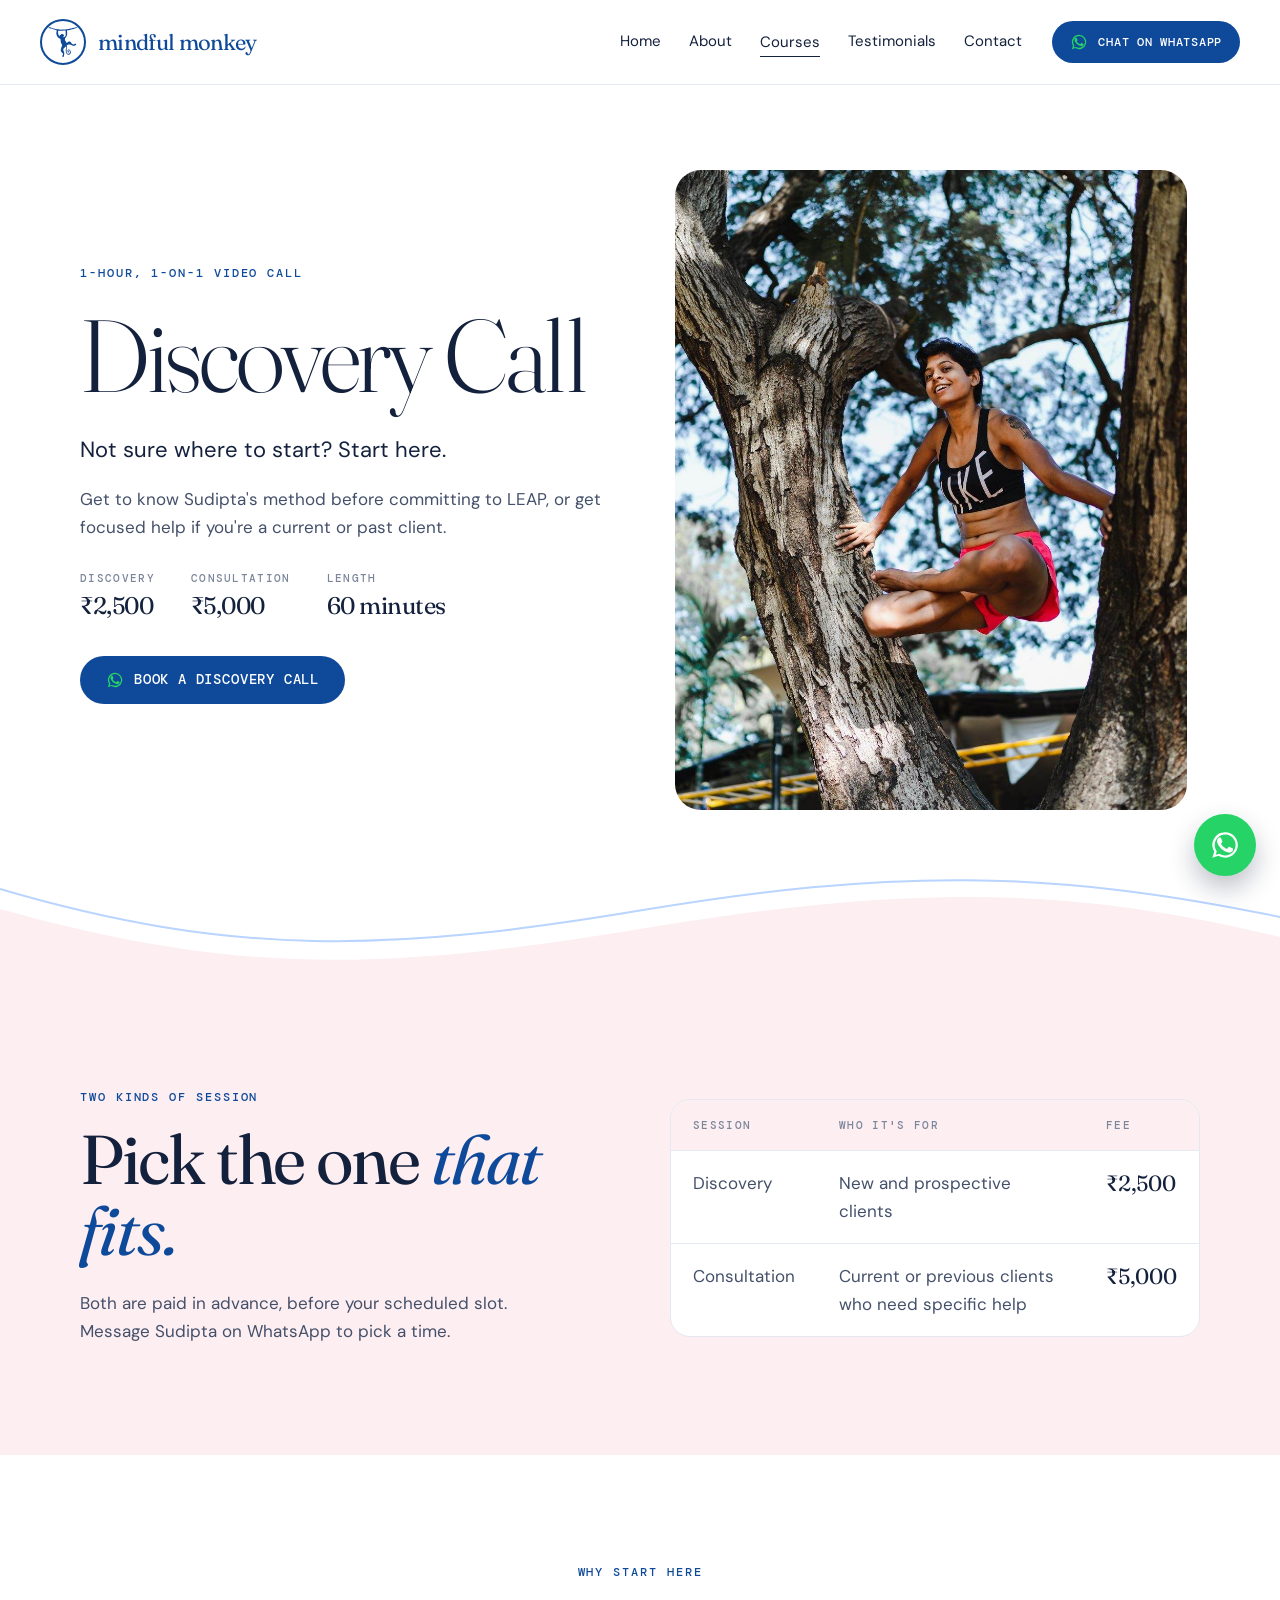
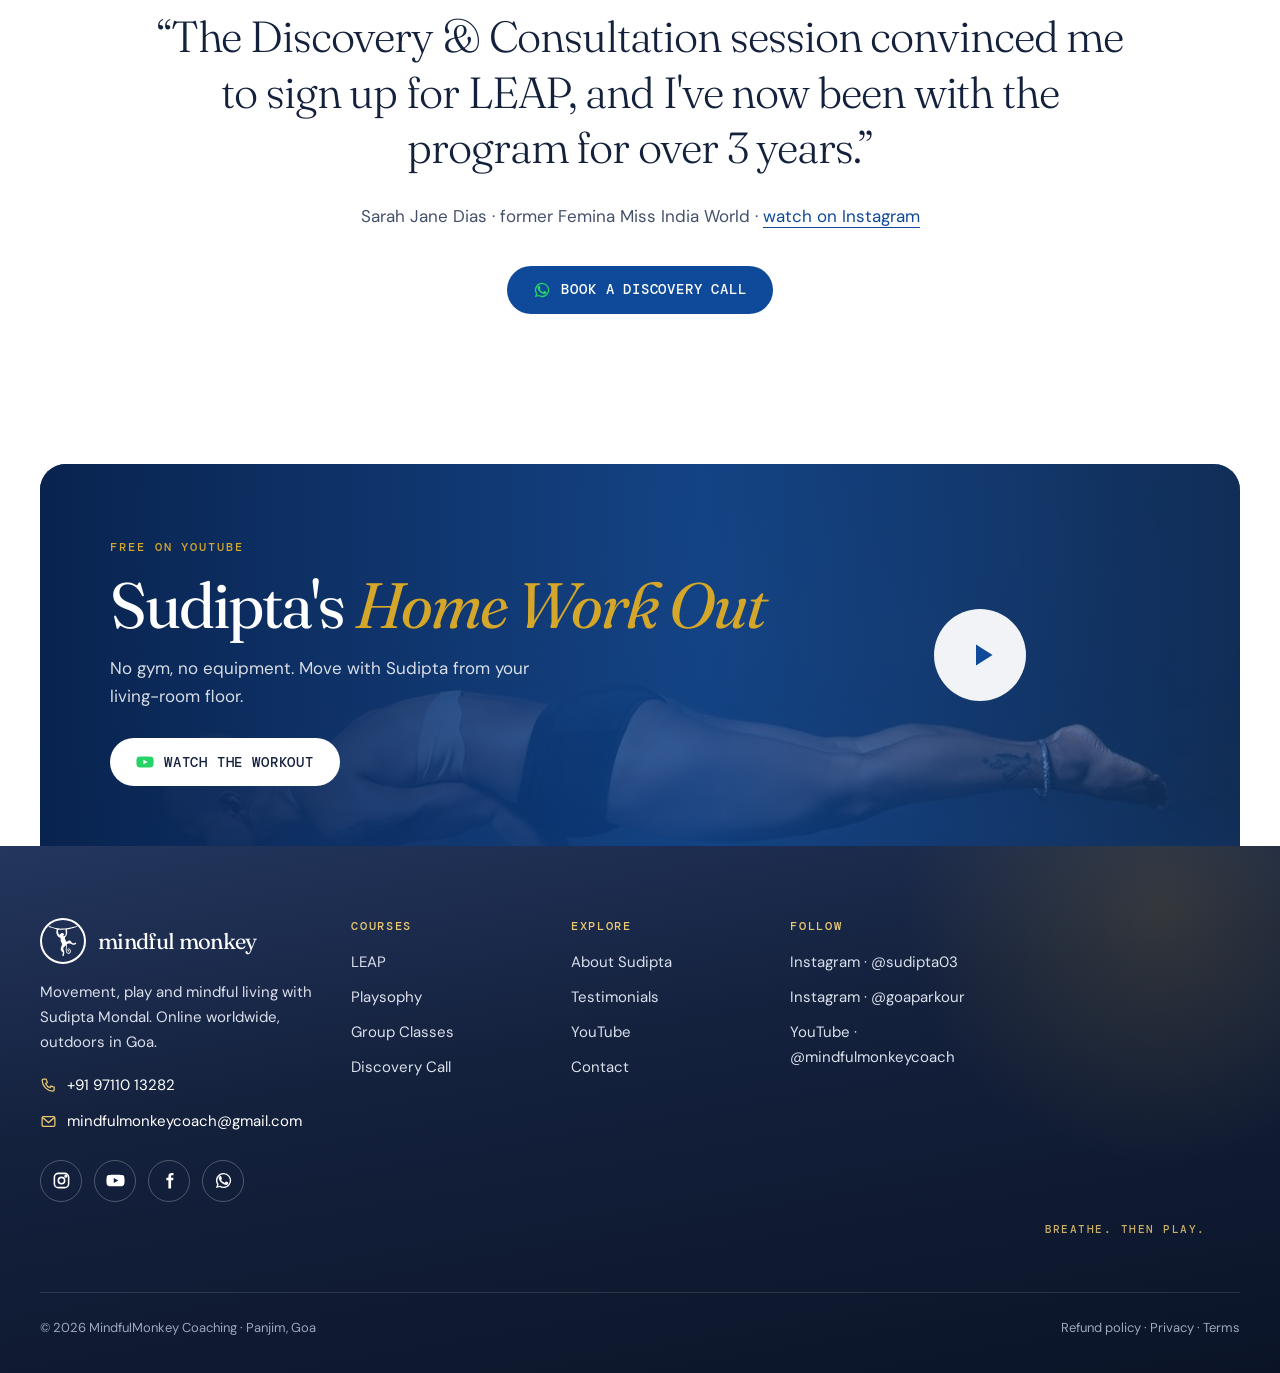
<file: discovery.html>
<!doctype html>
<html lang="en">
<head>
<meta charset="utf-8">
<meta name="viewport" content="width=device-width, initial-scale=1">
<title>Discovery Call · Mindful Monkey</title>
<meta name="description" content="Book a 1-hour Discovery or Consultation video call with Sudipta Mondal before committing to a programme.">
<meta property="og:title" content="Discovery Call · Mindful Monkey">
<meta property="og:description" content="Book a 1-hour Discovery or Consultation video call with Sudipta Mondal before committing to a programme.">
<meta property="og:image" content="https://mindfulmonkeycoach.com/images/hero-storm-jump.jpg">
<meta name="theme-color" content="#0F4A9A">
<meta name="robots" content="noindex, nofollow">
<link rel="icon" href="images/logo-blue.jpg">
<link rel="preconnect" href="https://fonts.googleapis.com"><link rel="preconnect" href="https://fonts.gstatic.com" crossorigin>
<link href="https://fonts.googleapis.com/css2?family=DM+Mono:wght@400;500&family=DM+Sans:opsz,wght@9..40,400;9..40,500;9..40,600&family=Fraunces:ital,opsz,wght@0,9..144,300;0,9..144,400;0,9..144,500;1,9..144,300;1,9..144,400&display=swap" rel="stylesheet">
<link rel="stylesheet" href="css/site.css?v=mwp0wtvp">
</head>
<body>
<svg width="0" height="0" style="position:absolute" aria-hidden="true"><symbol id="mk" viewBox="0 0 183.0 187.2"><path fill-rule="evenodd" d="M0.4,0.1 0.0,0.5 0.0,1.1 0.6,1.9 1.1,3.5 2.0,4.9 3.0,5.8 4.6,6.6 5.6,6.9 6.5,7.5 9.1,8.1 10.2,8.8 15.0,9.0 16.4,9.4 20.0,9.8 21.6,10.6 23.0,10.9 24.8,11.6 27.0,12.0 28.2,12.8 29.1,12.9 30.5,13.5 32.8,13.9 34.2,15.0 35.8,15.5 37.9,15.8 39.4,16.6 40.9,17.1 41.8,17.8 43.4,18.1 44.4,18.8 49.0,19.4 50.6,20.1 52.1,21.4 52.0,24.2 51.4,26.8 51.0,30.6 50.4,32.4 50.1,35.9 50.1,43.1 50.4,45.6 51.5,47.9 52.2,51.2 53.4,53.5 54.0,54.1 54.5,55.4 55.2,56.4 55.5,57.5 56.1,58.5 56.2,59.4 57.0,60.5 57.4,61.8 58.0,62.8 59.8,64.2 60.2,64.9 60.4,65.5 63.1,67.6 64.0,67.8 64.6,68.1 66.2,69.9 67.9,70.6 69.1,70.9 70.1,71.6 71.5,72.1 73.6,73.9 75.9,76.4 76.9,80.5 76.9,86.5 77.1,87.4 77.2,92.5 77.8,93.9 78.2,96.6 78.9,97.5 79.4,99.8 80.0,100.2 80.4,101.5 81.1,102.2 81.4,103.6 82.0,104.8 82.1,105.6 83.0,106.6 83.4,107.6 84.0,108.1 84.2,109.5 86.1,112.5 86.5,114.1 86.5,115.0 85.9,116.0 85.9,116.5 85.4,117.2 85.1,118.4 84.5,119.0 84.0,120.5 83.4,121.0 82.9,122.6 82.1,123.9 81.9,126.2 81.2,127.5 80.9,129.1 80.4,129.9 80.1,132.4 79.2,134.2 78.9,137.0 78.2,138.1 78.1,141.6 77.5,144.0 77.5,147.4 78.1,150.8 79.1,152.8 81.2,154.9 82.6,157.5 84.0,158.9 86.8,160.9 87.4,161.8 89.2,163.4 91.0,165.9 91.2,167.1 91.0,171.6 90.2,172.9 90.1,174.1 89.4,175.2 89.0,176.6 88.5,177.2 88.2,178.8 87.4,181.2 87.4,183.8 88.2,185.6 89.6,186.8 90.5,187.1 91.8,187.2 94.0,186.6 96.2,184.6 97.2,182.6 97.8,179.8 97.9,176.4 99.0,172.9 99.1,160.1 98.4,158.9 98.1,155.9 97.4,154.6 97.1,153.4 96.2,152.1 95.2,149.2 95.1,148.1 94.4,147.1 94.2,145.9 93.5,144.6 93.5,144.0 93.0,142.6 93.4,138.9 94.0,138.0 94.2,137.0 95.4,134.9 100.8,129.5 101.8,128.1 104.1,126.2 106.5,123.2 108.8,121.8 109.2,121.8 109.6,122.1 109.8,123.0 110.2,123.9 110.2,125.1 111.0,126.5 111.0,127.5 110.5,129.8 110.0,136.8 109.2,138.0 109.0,142.5 108.5,143.9 108.6,149.6 109.2,153.0 109.5,156.8 110.2,159.2 111.2,160.4 111.4,161.2 112.4,163.8 114.0,166.6 115.2,167.8 115.9,168.0 117.5,169.6 120.2,171.6 122.4,172.1 123.4,172.8 128.2,173.2 132.5,171.9 134.0,171.0 137.0,167.5 139.1,164.1 140.1,161.5 140.5,156.0 140.1,153.2 139.2,151.5 139.0,150.1 138.4,149.1 138.0,147.9 137.4,146.9 135.1,144.9 134.1,143.0 133.1,142.0 131.5,141.5 131.1,141.0 130.1,140.8 129.0,139.9 126.6,140.1 123.5,141.1 120.4,144.9 120.2,146.5 119.6,148.0 119.5,150.2 120.1,153.5 121.2,155.5 122.4,156.8 125.5,158.9 128.0,158.8 129.9,157.6 130.6,155.5 130.6,154.2 129.9,153.0 129.0,152.6 127.8,152.5 125.6,151.6 124.1,150.4 123.5,149.4 123.2,148.1 123.6,146.4 125.5,144.9 126.5,144.4 127.9,144.2 129.1,144.8 131.4,146.2 132.9,148.1 133.8,149.9 133.9,150.6 134.4,151.6 135.1,152.4 135.9,154.1 135.9,155.5 135.0,159.8 134.2,161.1 133.9,162.5 132.4,164.4 131.0,165.6 127.1,167.5 125.1,167.8 123.6,167.6 118.6,164.8 117.4,163.5 114.2,157.8 114.0,143.4 114.4,136.0 115.0,134.6 115.0,129.5 115.5,124.5 115.5,120.6 115.0,115.1 116.0,113.9 116.4,112.6 117.5,111.6 121.1,110.9 122.4,110.0 124.5,109.6 125.9,109.0 128.4,108.8 133.0,109.0 135.4,109.8 136.9,109.9 138.4,110.8 139.9,111.0 141.2,111.8 142.2,111.9 143.4,112.5 144.5,112.8 145.4,113.8 146.4,114.0 147.5,114.8 150.0,115.1 152.9,116.6 154.8,116.9 156.2,117.5 161.1,117.6 162.2,117.0 164.0,116.9 165.0,116.5 165.8,115.9 166.9,115.8 167.5,115.1 169.1,114.6 169.5,114.1 171.5,112.8 173.1,110.6 173.1,106.2 172.4,105.1 171.5,104.6 171.1,104.1 168.4,103.9 167.0,104.6 165.2,105.0 164.9,105.5 163.5,106.0 163.0,106.5 161.9,107.0 161.1,107.8 160.4,107.9 159.5,108.4 157.2,108.8 154.1,108.6 152.9,107.8 151.8,107.5 151.1,106.8 150.1,106.5 148.2,104.9 147.4,104.8 146.1,103.8 145.5,102.5 145.1,100.9 142.5,97.9 142.1,96.9 140.8,95.4 139.5,94.6 136.9,91.6 135.8,90.9 133.4,90.8 132.4,90.4 131.6,90.4 131.1,90.6 127.2,91.1 125.0,91.9 123.2,92.9 122.5,93.8 121.8,94.0 121.1,94.8 120.4,95.0 117.6,97.5 115.6,98.5 114.4,98.5 113.9,98.2 112.6,97.0 112.4,96.0 111.5,95.5 110.5,94.5 110.1,92.8 108.5,90.8 108.1,89.6 107.4,88.9 105.5,85.1 105.2,83.1 104.5,81.8 104.1,79.4 103.5,78.1 103.4,75.4 103.5,74.0 104.1,72.8 104.5,70.9 105.5,69.4 106.2,68.8 106.5,67.9 108.0,66.0 108.2,64.8 111.0,62.5 112.1,60.1 112.9,59.5 114.0,57.5 114.4,55.4 115.1,54.2 115.4,52.9 116.1,51.6 116.4,48.9 117.0,47.6 117.2,46.4 117.4,30.8 116.2,26.9 116.4,22.1 117.1,21.2 118.2,20.9 121.1,20.6 122.8,20.0 125.2,19.5 128.2,19.5 130.5,18.8 132.8,18.5 134.0,18.0 136.9,17.8 138.2,16.9 139.9,16.6 141.5,15.9 144.8,15.5 146.2,14.8 148.2,14.5 149.4,14.0 151.6,13.6 152.8,13.0 154.9,12.5 156.4,11.8 161.6,10.8 163.1,9.9 165.0,9.8 166.2,9.0 167.9,8.8 168.9,8.0 170.9,7.6 171.6,7.1 173.5,6.8 174.6,6.1 176.5,5.9 179.4,3.8 181.6,3.5 182.8,2.5 183.0,1.9 182.9,1.2 181.5,0.6 179.5,0.5 178.2,0.6 176.0,1.6 171.2,1.9 170.1,2.5 167.2,2.9 165.9,3.6 163.2,3.9 161.4,4.8 158.1,5.0 154.5,5.9 152.1,6.9 145.5,7.9 143.5,8.6 140.8,8.9 138.9,9.6 136.2,10.0 134.2,10.9 131.4,11.1 130.5,11.6 128.2,12.1 126.5,12.1 124.8,12.6 120.0,13.1 118.2,13.6 111.0,14.0 107.4,14.9 98.9,15.6 92.1,15.6 83.4,16.0 80.0,16.4 71.9,15.6 69.9,15.2 66.5,15.1 65.0,14.6 62.8,14.5 61.2,14.0 54.2,13.6 49.9,13.0 45.6,12.8 43.5,11.9 40.4,11.4 38.9,10.6 37.2,10.5 36.1,9.9 34.1,9.8 30.5,8.9 28.9,7.9 24.9,6.8 23.5,5.9 22.1,5.6 20.9,4.9 18.5,4.5 17.6,4.0 15.4,3.5 12.0,2.1 8.8,1.6 7.6,1.0 5.4,0.8 3.4,0.0ZM106.9,22.5 107.2,23.0 107.5,24.5 107.4,27.8 108.1,30.6 108.2,46.8 107.1,55.5 106.2,57.1 102.1,60.6 101.4,60.9 100.6,61.9 99.5,62.5 98.6,62.6 96.9,63.4 94.6,63.2 94.0,62.8 93.9,61.4 94.1,61.0 94.1,59.1 94.4,58.4 95.1,57.1 95.9,56.6 96.2,55.9 97.1,55.1 98.1,53.5 98.2,50.9 98.0,49.1 97.0,47.9 92.5,46.8 91.1,45.9 90.1,45.6 89.6,45.0 88.6,44.5 88.0,43.9 86.8,43.8 85.9,43.4 82.5,43.0 81.4,43.6 80.1,44.9 79.0,46.6 78.2,47.2 76.4,49.6 75.0,50.5 72.5,50.9 71.4,51.5 70.5,53.2 70.4,54.6 70.9,55.1 71.1,56.2 72.0,57.6 73.5,58.6 73.8,59.2 74.4,59.8 74.2,60.0 73.8,60.0 72.4,59.4 71.6,58.6 71.0,58.4 66.2,53.6 65.4,52.2 65.0,51.0 64.4,50.2 64.1,48.8 63.1,47.2 62.6,47.0 62.0,46.1 61.8,43.0 61.2,41.2 61.1,36.9 60.6,33.1 60.6,31.8 60.9,31.2 60.6,26.6 61.4,24.1 62.2,23.0 62.9,22.8 72.2,23.0 86.9,23.0 97.0,22.6 98.4,22.0 100.2,22.4 106.0,22.1Z"/></symbol></svg><header class="site-header"><div class="wrap">
<a class="brand" href="index.html" aria-label="Mindful Monkey home"><span class="badge"><svg viewBox="0 0 183 187.2" aria-hidden="true"><use href="#mk"/></svg></span> mindful monkey</a>
<nav class="links" aria-label="Main">
<a href="index.html">Home</a><a href="about.html">About</a>
<span class="has-sub"><a href="courses.html" class="on">Courses</a><span class="sub">
<a href="online-coaching/leap.html">LEAP · 1-on-1</a><a href="online-coaching/playsophy.html">Playsophy · women only</a><a href="group-classes.html">Group Classes · Goa</a><a href="discovery.html">Discovery Call</a><a href="courses.html#upcoming">Bootcamps, retreats &amp; workshops</a><a href="online-coaching/compare.html">Compare LEAP and Playsophy</a></span></span>
<a href="testimonials.html">Testimonials</a><a href="contact.html">Contact</a>
</nav>
<a class="btn btn-blue hdr-cta" href="https://wa.me/919711013282?text=Hi%20I%20am%20interested%20in%20a%20Discovery%20Call" target="_blank" rel="noopener"><svg viewBox="0 0 24 24" fill="currentColor" aria-hidden="true"><path d="M17.47 14.38c-.3-.15-1.76-.87-2.04-.97-.27-.1-.47-.15-.67.15-.2.3-.77.97-.94 1.17-.17.2-.35.22-.65.07-.3-.15-1.25-.46-2.38-1.47-.88-.78-1.47-1.75-1.65-2.05-.17-.3-.02-.46.13-.61.13-.13.3-.35.45-.52.15-.17.2-.3.3-.5.1-.2.05-.37-.02-.52-.07-.15-.67-1.62-.92-2.22-.24-.58-.49-.5-.67-.51h-.57c-.2 0-.52.07-.79.37-.27.3-1.04 1.02-1.04 2.48s1.07 2.87 1.22 3.07c.15.2 2.1 3.2 5.08 4.49.71.31 1.26.49 1.69.63.71.23 1.36.2 1.87.12.57-.08 1.76-.72 2.01-1.42.25-.7.25-1.3.17-1.42-.07-.13-.27-.2-.57-.35zM12.04 2.5a9.5 9.5 0 0 0-8.1 14.5L2.5 21.5l4.63-1.4a9.5 9.5 0 1 0 4.9-17.6zm0 17.3a7.78 7.78 0 0 1-3.97-1.08l-.28-.17-2.75.84.82-2.68-.18-.28a7.83 7.83 0 1 1 6.36 3.37z"/></svg> Chat on WhatsApp</a>
<button class="menu-btn" aria-label="Open menu" aria-expanded="false"><span></span><span></span><span></span></button>
</div></header>
<a class="wa-float" href="https://wa.me/919711013282?text=Hi%20I%20am%20interested%20in%20a%20Discovery%20Call" target="_blank" rel="noopener" aria-label="Chat with Sudipta on WhatsApp"><svg viewBox="0 0 24 24" fill="currentColor" aria-hidden="true"><path d="M17.47 14.38c-.3-.15-1.76-.87-2.04-.97-.27-.1-.47-.15-.67.15-.2.3-.77.97-.94 1.17-.17.2-.35.22-.65.07-.3-.15-1.25-.46-2.38-1.47-.88-.78-1.47-1.75-1.65-2.05-.17-.3-.02-.46.13-.61.13-.13.3-.35.45-.52.15-.17.2-.3.3-.5.1-.2.05-.37-.02-.52-.07-.15-.67-1.62-.92-2.22-.24-.58-.49-.5-.67-.51h-.57c-.2 0-.52.07-.79.37-.27.3-1.04 1.02-1.04 2.48s1.07 2.87 1.22 3.07c.15.2 2.1 3.2 5.08 4.49.71.31 1.26.49 1.69.63.71.23 1.36.2 1.87.12.57-.08 1.76-.72 2.01-1.42.25-.7.25-1.3.17-1.42-.07-.13-.27-.2-.57-.35zM12.04 2.5a9.5 9.5 0 0 0-8.1 14.5L2.5 21.5l4.63-1.4a9.5 9.5 0 1 0 4.9-17.6zm0 17.3a7.78 7.78 0 0 1-3.97-1.08l-.28-.17-2.75.84.82-2.68-.18-.28a7.83 7.83 0 1 1 6.36 3.37z"/></svg></a>
<main>

<section class="phero"><div class="wrap grid">
<div><p class="eyebrow">1-hour, 1-on-1 video call</p><h1>Discovery Call</h1>
<p class="lede" style="font-size:22px;color:var(--brown)">Not sure where to start? Start here.</p>
<p style="margin-top:16px;max-width:560px">Get to know Sudipta's method before committing to LEAP, or get focused help if you're a current or past client.</p>
<div class="meta"><div><span>Discovery</span><b><span data-inr="2500">₹2,500</span></b></div><div><span>Consultation</span><b><span data-inr="5000">₹5,000</span></b></div><div><span>Length</span><b>60 minutes</b></div></div>
<div class="row-btns"><a class="btn btn-blue" href="https://wa.me/919711013282?text=Hi%20I%20am%20interested%20in%20a%20Discovery%20Call" target="_blank" rel="noopener"><svg viewBox="0 0 24 24" fill="currentColor" aria-hidden="true"><path d="M17.47 14.38c-.3-.15-1.76-.87-2.04-.97-.27-.1-.47-.15-.67.15-.2.3-.77.97-.94 1.17-.17.2-.35.22-.65.07-.3-.15-1.25-.46-2.38-1.47-.88-.78-1.47-1.75-1.65-2.05-.17-.3-.02-.46.13-.61.13-.13.3-.35.45-.52.15-.17.2-.3.3-.5.1-.2.05-.37-.02-.52-.07-.15-.67-1.62-.92-2.22-.24-.58-.49-.5-.67-.51h-.57c-.2 0-.52.07-.79.37-.27.3-1.04 1.02-1.04 2.48s1.07 2.87 1.22 3.07c.15.2 2.1 3.2 5.08 4.49.71.31 1.26.49 1.69.63.71.23 1.36.2 1.87.12.57-.08 1.76-.72 2.01-1.42.25-.7.25-1.3.17-1.42-.07-.13-.27-.2-.57-.35zM12.04 2.5a9.5 9.5 0 0 0-8.1 14.5L2.5 21.5l4.63-1.4a9.5 9.5 0 1 0 4.9-17.6zm0 17.3a7.78 7.78 0 0 1-3.97-1.08l-.28-.17-2.75.84.82-2.68-.18-.28a7.83 7.83 0 1 1 6.36 3.37z"/></svg> Book a Discovery Call</a></div>
<p class="fx-note"></p></div>
<div class="im"><img src="images/leap-tree-smile.jpg" alt="Sudipta smiling in a tree"></div>
</div></section>

<section class="sec bg-blush wave-top"><svg class="wave" viewBox="0 0 1440 150" preserveAspectRatio="none" aria-hidden="true" style="transform:scaleX(-1)"><path d="M0 95 C 240 30 420 30 720 85 S 1180 140 1440 60 L1440 150 L0 150Z" fill="#FCEEF1"/><path d="M0 70 C 260 10 440 10 720 62 S 1180 120 1440 35" fill="none" stroke="#9CC2FF" stroke-width="2" opacity=".7" vector-effect="non-scaling-stroke"/></svg><div class="wrap pbox">
<div class="rv"><p class="eyebrow">Two kinds of session</p><h2 class="h2" style="margin:18px 0 22px">Pick the one <em>that fits.</em></h2>
<p style="max-width:440px">Both are paid in advance, before your scheduled slot. Message Sudipta on WhatsApp to pick a time.</p></div>
<table class="ptable rv"><tr><th>Session</th><th>Who it's for</th><th>Fee</th></tr>
<tr><td>Discovery</td><td>New and prospective clients</td><td><b><span data-inr="2500">₹2,500</span></b></td></tr>
<tr><td>Consultation</td><td>Current or previous clients who need specific help</td><td><b><span data-inr="5000">₹5,000</span></b></td></tr></table>
</div></section>
<section class="sec bigq center"><div class="wrap">
<p class="eyebrow" style="margin-bottom:28px">Why start here</p>
<q>“The Discovery &amp; Consultation session convinced me to sign up for LEAP, and I've now been with the program for over 3 years.”</q>
<p>Sarah Jane Dias · former Femina Miss India World · <a href="https://www.instagram.com/reels/DdlZQc7K8wg/" target="_blank" rel="noopener" style="color:var(--blue);border-bottom:1px solid">watch on Instagram</a></p>
<div style="margin-top:36px"><a class="btn btn-blue" href="https://wa.me/919711013282?text=Hi%20I%20am%20interested%20in%20a%20Discovery%20Call" target="_blank" rel="noopener"><svg viewBox="0 0 24 24" fill="currentColor" aria-hidden="true"><path d="M17.47 14.38c-.3-.15-1.76-.87-2.04-.97-.27-.1-.47-.15-.67.15-.2.3-.77.97-.94 1.17-.17.2-.35.22-.65.07-.3-.15-1.25-.46-2.38-1.47-.88-.78-1.47-1.75-1.65-2.05-.17-.3-.02-.46.13-.61.13-.13.3-.35.45-.52.15-.17.2-.3.3-.5.1-.2.05-.37-.02-.52-.07-.15-.67-1.62-.92-2.22-.24-.58-.49-.5-.67-.51h-.57c-.2 0-.52.07-.79.37-.27.3-1.04 1.02-1.04 2.48s1.07 2.87 1.22 3.07c.15.2 2.1 3.2 5.08 4.49.71.31 1.26.49 1.69.63.71.23 1.36.2 1.87.12.57-.08 1.76-.72 2.01-1.42.25-.7.25-1.3.17-1.42-.07-.13-.27-.2-.57-.35zM12.04 2.5a9.5 9.5 0 0 0-8.1 14.5L2.5 21.5l4.63-1.4a9.5 9.5 0 1 0 4.9-17.6zm0 17.3a7.78 7.78 0 0 1-3.97-1.08l-.28-.17-2.75.84.82-2.68-.18-.28a7.83 7.83 0 1 1 6.36 3.37z"/></svg> Book a Discovery Call</a></div>
</div></section><section class="workout"><div class="wrap" style="max-width:1360px">
<a class="banner" href="https://www.youtube.com/watch?v=d_9e7xTF6Dw" target="_blank" rel="noopener" data-yt="d_9e7xTF6Dw"><img loading="lazy" decoding="async" src="images/about-plank.jpg" alt="Sudipta holding a plank on paralettes"><div class="inner">
<p class="eyebrow" style="margin-bottom:16px">Free on YouTube</p>
<h2>Sudipta's <em>Home Work Out</em></h2>
<p>No gym, no equipment. Move with Sudipta from your living-room floor.</p>
<span class="btn btn-white"><svg viewBox="0 0 24 24" fill="currentColor" aria-hidden="true"><path d="M23 7.2a3 3 0 0 0-2.1-2.1C19 4.6 12 4.6 12 4.6s-7 0-8.9.5A3 3 0 0 0 1 7.2 31 31 0 0 0 .5 12 31 31 0 0 0 1 16.8a3 3 0 0 0 2.1 2.1c1.9.5 8.9.5 8.9.5s7 0 8.9-.5a3 3 0 0 0 2.1-2.1 31 31 0 0 0 .5-4.8 31 31 0 0 0-.5-4.8ZM9.8 15.1V8.9L15.6 12l-5.8 3.1Z"/></svg> Watch the workout</span></div><span class="play"><svg viewBox="0 0 24 24" fill="currentColor" aria-hidden="true"><path d="M8 5v14l11-7z"/></svg></span></a>
</div></section>
</main>
<footer class="site-footer"><div class="wrap" style="max-width:1360px"><div class="fcols">
<div><a class="brand" href="index.html"><span class="badge"><svg viewBox="0 0 183 187.2" aria-hidden="true"><use href="#mk"/></svg></span> mindful monkey</a><p style="font-size:15px;max-width:300px">Movement, play and mindful living with Sudipta Mondal. Online worldwide, outdoors in Goa.</p>
<ul class="fcontact"><li><a href="tel:+919711013282"><svg viewBox="0 0 24 24" fill="none" stroke="currentColor" stroke-width="1.8" aria-hidden="true"><path d="M5 3h3.5l1.8 4.6-2.3 1.5a11 11 0 0 0 6 6l1.5-2.3L20 14.5V18a2 2 0 0 1-2 2A16 16 0 0 1 3 5a2 2 0 0 1 2-2Z"/></svg>+91 97110 13282</a></li>
<li><a href="mailto:mindfulmonkeycoach@gmail.com"><svg viewBox="0 0 24 24" fill="none" stroke="currentColor" stroke-width="1.8" aria-hidden="true"><rect x="3" y="5" width="18" height="14" rx="2"/><path d="m3.5 6.5 8.5 7 8.5-7"/></svg>mindfulmonkeycoach@gmail.com</a></li></ul>
<div class="soc"><a href="https://www.instagram.com/sudipta03/" target="_blank" rel="noopener" aria-label="Instagram"><svg viewBox="0 0 24 24" fill="none" stroke="currentColor" stroke-width="2" aria-hidden="true"><rect x="3" y="3" width="18" height="18" rx="5"/><circle cx="12" cy="12" r="4"/><circle cx="17.5" cy="6.5" r="1" fill="currentColor"/></svg></a><a href="https://www.youtube.com/@mindfulmonkeycoach" target="_blank" rel="noopener" aria-label="YouTube"><svg viewBox="0 0 24 24" fill="currentColor" aria-hidden="true"><path d="M23 7.2a3 3 0 0 0-2.1-2.1C19 4.6 12 4.6 12 4.6s-7 0-8.9.5A3 3 0 0 0 1 7.2 31 31 0 0 0 .5 12 31 31 0 0 0 1 16.8a3 3 0 0 0 2.1 2.1c1.9.5 8.9.5 8.9.5s7 0 8.9-.5a3 3 0 0 0 2.1-2.1 31 31 0 0 0 .5-4.8 31 31 0 0 0-.5-4.8ZM9.8 15.1V8.9L15.6 12l-5.8 3.1Z"/></svg></a><a href="https://www.facebook.com/sudiptababycool/" target="_blank" rel="noopener" aria-label="Facebook"><svg viewBox="0 0 24 24" fill="currentColor" aria-hidden="true"><path d="M14 8.5V6.8c0-.8.2-1.3 1.4-1.3H17V2.6c-.3 0-1.3-.1-2.4-.1-2.4 0-4 1.5-4 4.1v1.9H8v3.2h2.6V22H14v-10.3h2.6l.4-3.2H14Z"/></svg></a><a href="https://wa.me/919711013282?text=Hi%20Sudipta" target="_blank" rel="noopener" aria-label="WhatsApp"><svg viewBox="0 0 24 24" fill="currentColor" aria-hidden="true"><path d="M17.47 14.38c-.3-.15-1.76-.87-2.04-.97-.27-.1-.47-.15-.67.15-.2.3-.77.97-.94 1.17-.17.2-.35.22-.65.07-.3-.15-1.25-.46-2.38-1.47-.88-.78-1.47-1.75-1.65-2.05-.17-.3-.02-.46.13-.61.13-.13.3-.35.45-.52.15-.17.2-.3.3-.5.1-.2.05-.37-.02-.52-.07-.15-.67-1.62-.92-2.22-.24-.58-.49-.5-.67-.51h-.57c-.2 0-.52.07-.79.37-.27.3-1.04 1.02-1.04 2.48s1.07 2.87 1.22 3.07c.15.2 2.1 3.2 5.08 4.49.71.31 1.26.49 1.69.63.71.23 1.36.2 1.87.12.57-.08 1.76-.72 2.01-1.42.25-.7.25-1.3.17-1.42-.07-.13-.27-.2-.57-.35zM12.04 2.5a9.5 9.5 0 0 0-8.1 14.5L2.5 21.5l4.63-1.4a9.5 9.5 0 1 0 4.9-17.6zm0 17.3a7.78 7.78 0 0 1-3.97-1.08l-.28-.17-2.75.84.82-2.68-.18-.28a7.83 7.83 0 1 1 6.36 3.37z"/></svg></a></div></div>
<div><h4>Courses</h4><ul><li><a href="online-coaching/leap.html">LEAP</a></li><li><a href="online-coaching/playsophy.html">Playsophy</a></li><li><a href="group-classes.html">Group Classes</a></li><li><a href="discovery.html">Discovery Call</a></li></ul></div>
<div><h4>Explore</h4><ul><li><a href="about.html">About Sudipta</a></li><li><a href="testimonials.html">Testimonials</a></li><li><a href="https://www.youtube.com/@mindfulmonkeycoach" target="_blank" rel="noopener">YouTube</a></li><li><a href="contact.html">Contact</a></li></ul></div>
<div><h4>Follow</h4><ul><li><a href="https://www.instagram.com/sudipta03/" target="_blank" rel="noopener">Instagram · @sudipta03</a></li><li><a href="https://www.instagram.com/goaparkour/" target="_blank" rel="noopener">Instagram · @goaparkour</a></li><li><a href="https://www.youtube.com/@mindfulmonkeycoach" target="_blank" rel="noopener">YouTube · @mindfulmonkeycoach</a></li></ul></div>
<div class="mk-foot"><svg viewBox="-39.7 -72.4 79.4 118.6" aria-hidden="true"><path d="M6.0 2.0L2.0 3.5" stroke="#D4A62A" stroke-width="6.0" stroke-linecap="round" fill="none"/><path d="M2.0 3.5L-2.0 5.1" stroke="#D4A62A" stroke-width="5.9" stroke-linecap="round" fill="none"/><path d="M-2.0 5.1L-6.0 6.8" stroke="#D4A62A" stroke-width="5.9" stroke-linecap="round" fill="none"/><path d="M-6.0 6.8L-9.8 8.7" stroke="#D4A62A" stroke-width="5.8" stroke-linecap="round" fill="none"/><path d="M-9.8 8.7L-13.6 10.8" stroke="#D4A62A" stroke-width="5.8" stroke-linecap="round" fill="none"/><path d="M-13.6 10.8L-17.1 13.3" stroke="#D4A62A" stroke-width="5.7" stroke-linecap="round" fill="none"/><path d="M-17.1 13.3L-20.3 16.2" stroke="#D4A62A" stroke-width="5.7" stroke-linecap="round" fill="none"/><path d="M-20.3 16.2L-22.9 19.6" stroke="#D4A62A" stroke-width="5.6" stroke-linecap="round" fill="none"/><path d="M-22.9 19.6L-24.8 23.5" stroke="#D4A62A" stroke-width="5.6" stroke-linecap="round" fill="none"/><path d="M-24.8 23.5L-25.5 27.7" stroke="#D4A62A" stroke-width="5.5" stroke-linecap="round" fill="none"/><path d="M-25.5 27.7L-24.8 31.9" stroke="#D4A62A" stroke-width="5.5" stroke-linecap="round" fill="none"/><path d="M-24.8 31.9L-22.4 35.5" stroke="#D4A62A" stroke-width="5.4" stroke-linecap="round" fill="none"/><path d="M-22.4 35.5L-18.6 37.6" stroke="#D4A62A" stroke-width="5.3" stroke-linecap="round" fill="none"/><path d="M-18.6 37.6L-14.3 37.2" stroke="#D4A62A" stroke-width="5.3" stroke-linecap="round" fill="none"/><path d="M-14.3 37.2L-11.2 34.2" stroke="#D4A62A" stroke-width="5.2" stroke-linecap="round" fill="none"/><path d="M-11.2 34.2L-11.2 29.9" stroke="#D4A62A" stroke-width="5.2" stroke-linecap="round" fill="none"/><path d="M-11.2 29.9L-14.5 27.1" stroke="#D4A62A" stroke-width="5.1" stroke-linecap="round" fill="none"/><path d="M-14.5 27.1L-18.5 28.5" stroke="#D4A62A" stroke-width="5.1" stroke-linecap="round" fill="none"/><path d="M-18.5 28.5L-19.0 32.7" stroke="#D4A62A" stroke-width="5.0" stroke-linecap="round" fill="none"/><path d="M-19.0 32.7L-15.1 34.5" stroke="#D4A62A" stroke-width="5.0" stroke-linecap="round" fill="none"/><path d="M-15.1 34.5L-12.8 30.8" stroke="#D4A62A" stroke-width="4.9" stroke-linecap="round" fill="none"/><path d="M-12.8 30.8L-16.4 28.5" stroke="#D4A62A" stroke-width="4.8" stroke-linecap="round" fill="none"/><path d="M-16.4 28.5L-18.2 32.4" stroke="#D4A62A" stroke-width="4.8" stroke-linecap="round" fill="none"/><path d="M-18.2 32.4L-13.9 32.9" stroke="#D4A62A" stroke-width="4.7" stroke-linecap="round" fill="none"/><path d="M6.0 2.0L2.0 3.5" stroke="#101B33" stroke-width="3.0" stroke-linecap="round" fill="none"/><path d="M2.0 3.5L-2.0 5.1" stroke="#101B33" stroke-width="2.9" stroke-linecap="round" fill="none"/><path d="M-2.0 5.1L-6.0 6.8" stroke="#101B33" stroke-width="2.9" stroke-linecap="round" fill="none"/><path d="M-6.0 6.8L-9.8 8.7" stroke="#101B33" stroke-width="2.8" stroke-linecap="round" fill="none"/><path d="M-9.8 8.7L-13.6 10.8" stroke="#101B33" stroke-width="2.8" stroke-linecap="round" fill="none"/><path d="M-13.6 10.8L-17.1 13.3" stroke="#101B33" stroke-width="2.7" stroke-linecap="round" fill="none"/><path d="M-17.1 13.3L-20.3 16.2" stroke="#101B33" stroke-width="2.7" stroke-linecap="round" fill="none"/><path d="M-20.3 16.2L-22.9 19.6" stroke="#101B33" stroke-width="2.6" stroke-linecap="round" fill="none"/><path d="M-22.9 19.6L-24.8 23.5" stroke="#101B33" stroke-width="2.6" stroke-linecap="round" fill="none"/><path d="M-24.8 23.5L-25.5 27.7" stroke="#101B33" stroke-width="2.5" stroke-linecap="round" fill="none"/><path d="M-25.5 27.7L-24.8 31.9" stroke="#101B33" stroke-width="2.5" stroke-linecap="round" fill="none"/><path d="M-24.8 31.9L-22.4 35.5" stroke="#101B33" stroke-width="2.4" stroke-linecap="round" fill="none"/><path d="M-22.4 35.5L-18.6 37.6" stroke="#101B33" stroke-width="2.3" stroke-linecap="round" fill="none"/><path d="M-18.6 37.6L-14.3 37.2" stroke="#101B33" stroke-width="2.3" stroke-linecap="round" fill="none"/><path d="M-14.3 37.2L-11.2 34.2" stroke="#101B33" stroke-width="2.2" stroke-linecap="round" fill="none"/><path d="M-11.2 34.2L-11.2 29.9" stroke="#101B33" stroke-width="2.2" stroke-linecap="round" fill="none"/><path d="M-11.2 29.9L-14.5 27.1" stroke="#101B33" stroke-width="2.1" stroke-linecap="round" fill="none"/><path d="M-14.5 27.1L-18.5 28.5" stroke="#101B33" stroke-width="2.1" stroke-linecap="round" fill="none"/><path d="M-18.5 28.5L-19.0 32.7" stroke="#101B33" stroke-width="2.0" stroke-linecap="round" fill="none"/><path d="M-19.0 32.7L-15.1 34.5" stroke="#101B33" stroke-width="2.0" stroke-linecap="round" fill="none"/><path d="M-15.1 34.5L-12.8 30.8" stroke="#101B33" stroke-width="1.9" stroke-linecap="round" fill="none"/><path d="M-12.8 30.8L-16.4 28.5" stroke="#101B33" stroke-width="1.8" stroke-linecap="round" fill="none"/><path d="M-16.4 28.5L-18.2 32.4" stroke="#101B33" stroke-width="1.8" stroke-linecap="round" fill="none"/><path d="M-18.2 32.4L-13.9 32.9" stroke="#101B33" stroke-width="1.7" stroke-linecap="round" fill="none"/><path d="M6.5 3.0L7.4 0.4L8.2 -2.3L7.8 -4.9L7.3 -7.5L6.8 -10.1L6.4 -12.8L6.8 -15.4L7.8 -18.0L8.8 -20.6L9.8 -23.3L10.7 -25.9L11.1 -28.5L10.9 -31.1L10.6 -33.8L8.6 -36.4L5.5 -39.0L-5.5 -39.0L-8.6 -36.4L-10.6 -33.8L-10.9 -31.1L-11.1 -28.5L-10.7 -25.9L-9.8 -23.3L-8.8 -20.6L-7.8 -18.0L-6.8 -15.4L-6.4 -12.8L-6.8 -10.1L-7.3 -7.5L-7.8 -4.9L-8.2 -2.3L-7.4 0.4L-6.5 3.0Z" fill="#D4A62A" stroke="#D4A62A" stroke-width="3.0" stroke-linejoin="round"/><circle cx="0.0" cy="3.0" r="8.0" fill="#D4A62A"/><circle cx="0.0" cy="-39.0" r="7.0" fill="#D4A62A"/><path d="M6.5 3.0L7.4 0.4L8.2 -2.3L7.8 -4.9L7.3 -7.5L6.8 -10.1L6.4 -12.8L6.8 -15.4L7.8 -18.0L8.8 -20.6L9.8 -23.3L10.7 -25.9L11.1 -28.5L10.9 -31.1L10.6 -33.8L8.6 -36.4L5.5 -39.0L-5.5 -39.0L-8.6 -36.4L-10.6 -33.8L-10.9 -31.1L-11.1 -28.5L-10.7 -25.9L-9.8 -23.3L-8.8 -20.6L-7.8 -18.0L-6.8 -15.4L-6.4 -12.8L-6.8 -10.1L-7.3 -7.5L-7.8 -4.9L-8.2 -2.3L-7.4 0.4L-6.5 3.0Z" fill="#101B33"/><circle cx="0.0" cy="3.0" r="6.5" fill="#101B33"/><circle cx="0.0" cy="-39.0" r="5.5" fill="#101B33"/><path d="M-5.5 -5.2L-10.6 -5.0L-15.0 -4.8L-18.8 -4.5L-22.0 -4.1L-24.6 -3.7L-26.6 -3.2L-28.3 -2.5L-30.4 -0.2L-29.2 3.4L-27.6 4.4L-25.6 4.8L-23.2 5.3L-20.2 5.7L-16.6 6.2L-12.3 6.8L-7.4 7.6L-6.7 3.6L-11.6 2.7L-15.7 1.8L-19.1 0.9L-21.9 -0.0L-23.9 -0.8L-25.1 -1.5L-25.2 -1.4L-24.5 1.2L-25.8 2.8L-25.3 2.9L-23.8 2.8L-21.5 2.8L-18.5 2.8L-14.9 2.9L-10.5 3.0L-5.5 3.2Z" fill="#D4A62A" stroke="#D4A62A" stroke-width="3.0" stroke-linejoin="round"/><circle cx="-5.5" cy="-1.0" r="5.7" fill="#D4A62A"/><circle cx="-7.1" cy="5.6" r="3.5" fill="#D4A62A"/><ellipse cx="-7.6" cy="9.6" rx="8.9" ry="4.7" transform="rotate(278.0 -7.6 9.6)" fill="#D4A62A"/><path d="M-5.5 -5.2L-10.6 -5.0L-15.0 -4.8L-18.8 -4.5L-22.0 -4.1L-24.6 -3.7L-26.6 -3.2L-28.3 -2.5L-30.4 -0.2L-29.2 3.4L-27.6 4.4L-25.6 4.8L-23.2 5.3L-20.2 5.7L-16.6 6.2L-12.3 6.8L-7.4 7.6L-6.7 3.6L-11.6 2.7L-15.7 1.8L-19.1 0.9L-21.9 -0.0L-23.9 -0.8L-25.1 -1.5L-25.2 -1.4L-24.5 1.2L-25.8 2.8L-25.3 2.9L-23.8 2.8L-21.5 2.8L-18.5 2.8L-14.9 2.9L-10.5 3.0L-5.5 3.2Z" fill="#101B33"/><circle cx="-5.5" cy="-1.0" r="4.2" fill="#101B33"/><circle cx="-7.1" cy="5.6" r="2.0" fill="#101B33"/><ellipse cx="-7.6" cy="9.6" rx="7.4" ry="3.2" transform="rotate(278.0 -7.6 9.6)" fill="#101B33"/><path d="M5.5 3.2L10.5 3.0L14.9 2.9L18.5 2.8L21.5 2.8L23.8 2.8L25.3 2.9L25.8 2.8L24.5 1.2L25.2 -1.4L25.1 -1.5L23.9 -0.8L21.9 -0.0L19.1 0.9L15.7 1.8L11.6 2.7L6.7 3.6L7.4 7.6L12.3 6.8L16.6 6.2L20.2 5.7L23.2 5.3L25.6 4.8L27.6 4.4L29.2 3.4L30.4 -0.2L28.3 -2.5L26.6 -3.2L24.6 -3.7L22.0 -4.1L18.8 -4.5L15.0 -4.8L10.6 -5.0L5.5 -5.2Z" fill="#D4A62A" stroke="#D4A62A" stroke-width="3.0" stroke-linejoin="round"/><circle cx="5.5" cy="-1.0" r="5.7" fill="#D4A62A"/><circle cx="7.1" cy="5.6" r="3.5" fill="#D4A62A"/><ellipse cx="7.6" cy="9.6" rx="8.9" ry="4.7" transform="rotate(262.0 7.6 9.6)" fill="#D4A62A"/><path d="M5.5 3.2L10.5 3.0L14.9 2.9L18.5 2.8L21.5 2.8L23.8 2.8L25.3 2.9L25.8 2.8L24.5 1.2L25.2 -1.4L25.1 -1.5L23.9 -0.8L21.9 -0.0L19.1 0.9L15.7 1.8L11.6 2.7L6.7 3.6L7.4 7.6L12.3 6.8L16.6 6.2L20.2 5.7L23.2 5.3L25.6 4.8L27.6 4.4L29.2 3.4L30.4 -0.2L28.3 -2.5L26.6 -3.2L24.6 -3.7L22.0 -4.1L18.8 -4.5L15.0 -4.8L10.6 -5.0L5.5 -5.2Z" fill="#101B33"/><circle cx="5.5" cy="-1.0" r="4.2" fill="#101B33"/><circle cx="7.1" cy="5.6" r="2.0" fill="#101B33"/><ellipse cx="7.6" cy="9.6" rx="7.4" ry="3.2" transform="rotate(262.0 7.6 9.6)" fill="#101B33"/><circle cx="-12.6" cy="-52.5" r="5.9" fill="#D4A62A"/><circle cx="12.6" cy="-52.5" r="5.9" fill="#D4A62A"/><ellipse cx="0.0" cy="-52.5" rx="13.9" ry="13.1" transform="rotate(0.0 0.0 -52.5)" fill="#D4A62A"/><circle cx="-12.6" cy="-52.5" r="4.4" fill="#101B33"/><circle cx="12.6" cy="-52.5" r="4.4" fill="#101B33"/><ellipse cx="0.0" cy="-52.5" rx="12.4" ry="11.6" transform="rotate(0.0 0.0 -52.5)" fill="#101B33"/><circle cx="-4.6" cy="-54.1" r="6.5" fill="#D4A62A"/><circle cx="4.6" cy="-54.1" r="6.5" fill="#D4A62A"/><ellipse cx="0.0" cy="-47.1" rx="8.9" ry="6.7" transform="rotate(0.0 0.0 -47.1)" fill="#D4A62A"/><circle cx="-4.6" cy="-54.1" r="5.0" fill="#101B33"/><circle cx="4.6" cy="-54.1" r="5.0" fill="#101B33"/><ellipse cx="0.0" cy="-47.1" rx="7.4" ry="5.2" transform="rotate(0.0 0.0 -47.1)" fill="#101B33"/><path d="M-13.5 -36.2L-14.2 -32.8L-14.9 -29.6L-15.7 -26.6L-16.4 -23.7L-17.3 -20.9L-18.1 -18.3L-19.0 -15.9L-19.9 -13.6L-21.0 -11.6L-22.2 -9.7L-23.2 -7.8L-24.2 -6.1L-25.2 -4.6L-26.3 -3.2L-27.4 -1.9L-28.5 -0.8L-26.4 1.9L-24.9 0.7L-23.5 -0.6L-22.0 -2.0L-20.7 -3.6L-19.3 -5.4L-18.0 -7.3L-16.9 -9.4L-15.9 -11.7L-14.8 -14.1L-13.6 -16.6L-12.5 -19.3L-11.4 -22.1L-10.4 -25.0L-9.4 -28.1L-8.4 -31.4L-7.5 -34.8Z" fill="#D4A62A" stroke="#D4A62A" stroke-width="3.0" stroke-linejoin="round"/><circle cx="-10.5" cy="-35.5" r="4.6" fill="#D4A62A"/><circle cx="-27.4" cy="0.5" r="3.2" fill="#D4A62A"/><ellipse cx="-28.3" cy="1.8" rx="4.4" ry="5.4" transform="rotate(-144.2 -28.3 1.8)" fill="#D4A62A"/><path d="M-13.5 -36.2L-14.2 -32.8L-14.9 -29.6L-15.7 -26.6L-16.4 -23.7L-17.3 -20.9L-18.1 -18.3L-19.0 -15.9L-19.9 -13.6L-21.0 -11.6L-22.2 -9.7L-23.2 -7.8L-24.2 -6.1L-25.2 -4.6L-26.3 -3.2L-27.4 -1.9L-28.5 -0.8L-26.4 1.9L-24.9 0.7L-23.5 -0.6L-22.0 -2.0L-20.7 -3.6L-19.3 -5.4L-18.0 -7.3L-16.9 -9.4L-15.9 -11.7L-14.8 -14.1L-13.6 -16.6L-12.5 -19.3L-11.4 -22.1L-10.4 -25.0L-9.4 -28.1L-8.4 -31.4L-7.5 -34.8Z" fill="#101B33"/><circle cx="-10.5" cy="-35.5" r="3.1" fill="#101B33"/><circle cx="-27.4" cy="0.5" r="1.7" fill="#101B33"/><ellipse cx="-28.3" cy="1.8" rx="2.9" ry="3.9" transform="rotate(-144.2 -28.3 1.8)" fill="#101B33"/><path d="M7.5 -34.8L8.4 -31.4L9.4 -28.1L10.4 -25.0L11.4 -22.1L12.5 -19.3L13.6 -16.6L14.8 -14.1L15.9 -11.7L16.9 -9.4L18.0 -7.3L19.3 -5.4L20.7 -3.6L22.0 -2.0L23.5 -0.6L24.9 0.7L26.4 1.9L28.5 -0.8L27.4 -1.9L26.3 -3.2L25.2 -4.6L24.2 -6.1L23.2 -7.8L22.2 -9.7L21.0 -11.6L19.9 -13.6L19.0 -15.9L18.1 -18.3L17.3 -20.9L16.4 -23.7L15.7 -26.6L14.9 -29.6L14.2 -32.8L13.5 -36.2Z" fill="#D4A62A" stroke="#D4A62A" stroke-width="3.0" stroke-linejoin="round"/><circle cx="10.5" cy="-35.5" r="4.6" fill="#D4A62A"/><circle cx="27.4" cy="0.5" r="3.2" fill="#D4A62A"/><ellipse cx="28.3" cy="1.8" rx="4.4" ry="5.4" transform="rotate(144.2 28.3 1.8)" fill="#D4A62A"/><path d="M7.5 -34.8L8.4 -31.4L9.4 -28.1L10.4 -25.0L11.4 -22.1L12.5 -19.3L13.6 -16.6L14.8 -14.1L15.9 -11.7L16.9 -9.4L18.0 -7.3L19.3 -5.4L20.7 -3.6L22.0 -2.0L23.5 -0.6L24.9 0.7L26.4 1.9L28.5 -0.8L27.4 -1.9L26.3 -3.2L25.2 -4.6L24.2 -6.1L23.2 -7.8L22.2 -9.7L21.0 -11.6L19.9 -13.6L19.0 -15.9L18.1 -18.3L17.3 -20.9L16.4 -23.7L15.7 -26.6L14.9 -29.6L14.2 -32.8L13.5 -36.2Z" fill="#101B33"/><circle cx="10.5" cy="-35.5" r="3.1" fill="#101B33"/><circle cx="27.4" cy="0.5" r="1.7" fill="#101B33"/><ellipse cx="28.3" cy="1.8" rx="2.9" ry="3.9" transform="rotate(144.2 28.3 1.8)" fill="#101B33"/><circle cx="-12.6" cy="-52.5" r="1.8" fill="none" stroke="#D4A62A" stroke-width="0.9"/><circle cx="12.6" cy="-52.5" r="1.8" fill="none" stroke="#D4A62A" stroke-width="0.9"/><path d="M-6.3 -54.3q1.8 1.3 3.6 0" stroke="#D4A62A" stroke-width="1.1" fill="none" stroke-linecap="round" transform="rotate(0.0 -4.5 -54.3)"/><path d="M2.7 -54.3q1.8 1.3 3.6 0" stroke="#D4A62A" stroke-width="1.1" fill="none" stroke-linecap="round" transform="rotate(0.0 4.5 -54.3)"/><circle cx="-1.3" cy="-48.7" r="0.6" fill="#D4A62A"/><circle cx="1.3" cy="-48.7" r="0.6" fill="#D4A62A"/><path d="M-2.0 -45.3q2.0 0.6 4.0 0" stroke="#D4A62A" stroke-width="1.1" fill="none" stroke-linecap="round" transform="rotate(0.0 0.0 -45.3)"/></svg><small>Breathe. Then play.</small></div>
</div><div class="base"><span>© 2026 MindfulMonkey Coaching · Panjim, Goa</span><span><a href="refund-policy.html">Refund policy</a> · <a href="privacy-policy.html">Privacy</a> · <a href="terms.html">Terms</a></span></div></div></footer>
<script src="js/site.js?v=mwp0wtvp"></script>
<script src="js/rig.js?v=mwp0wtvp"></script>
<script src="js/monkeys.js?v=mwp0wtvp"></script>
</body>
</html>
</file>
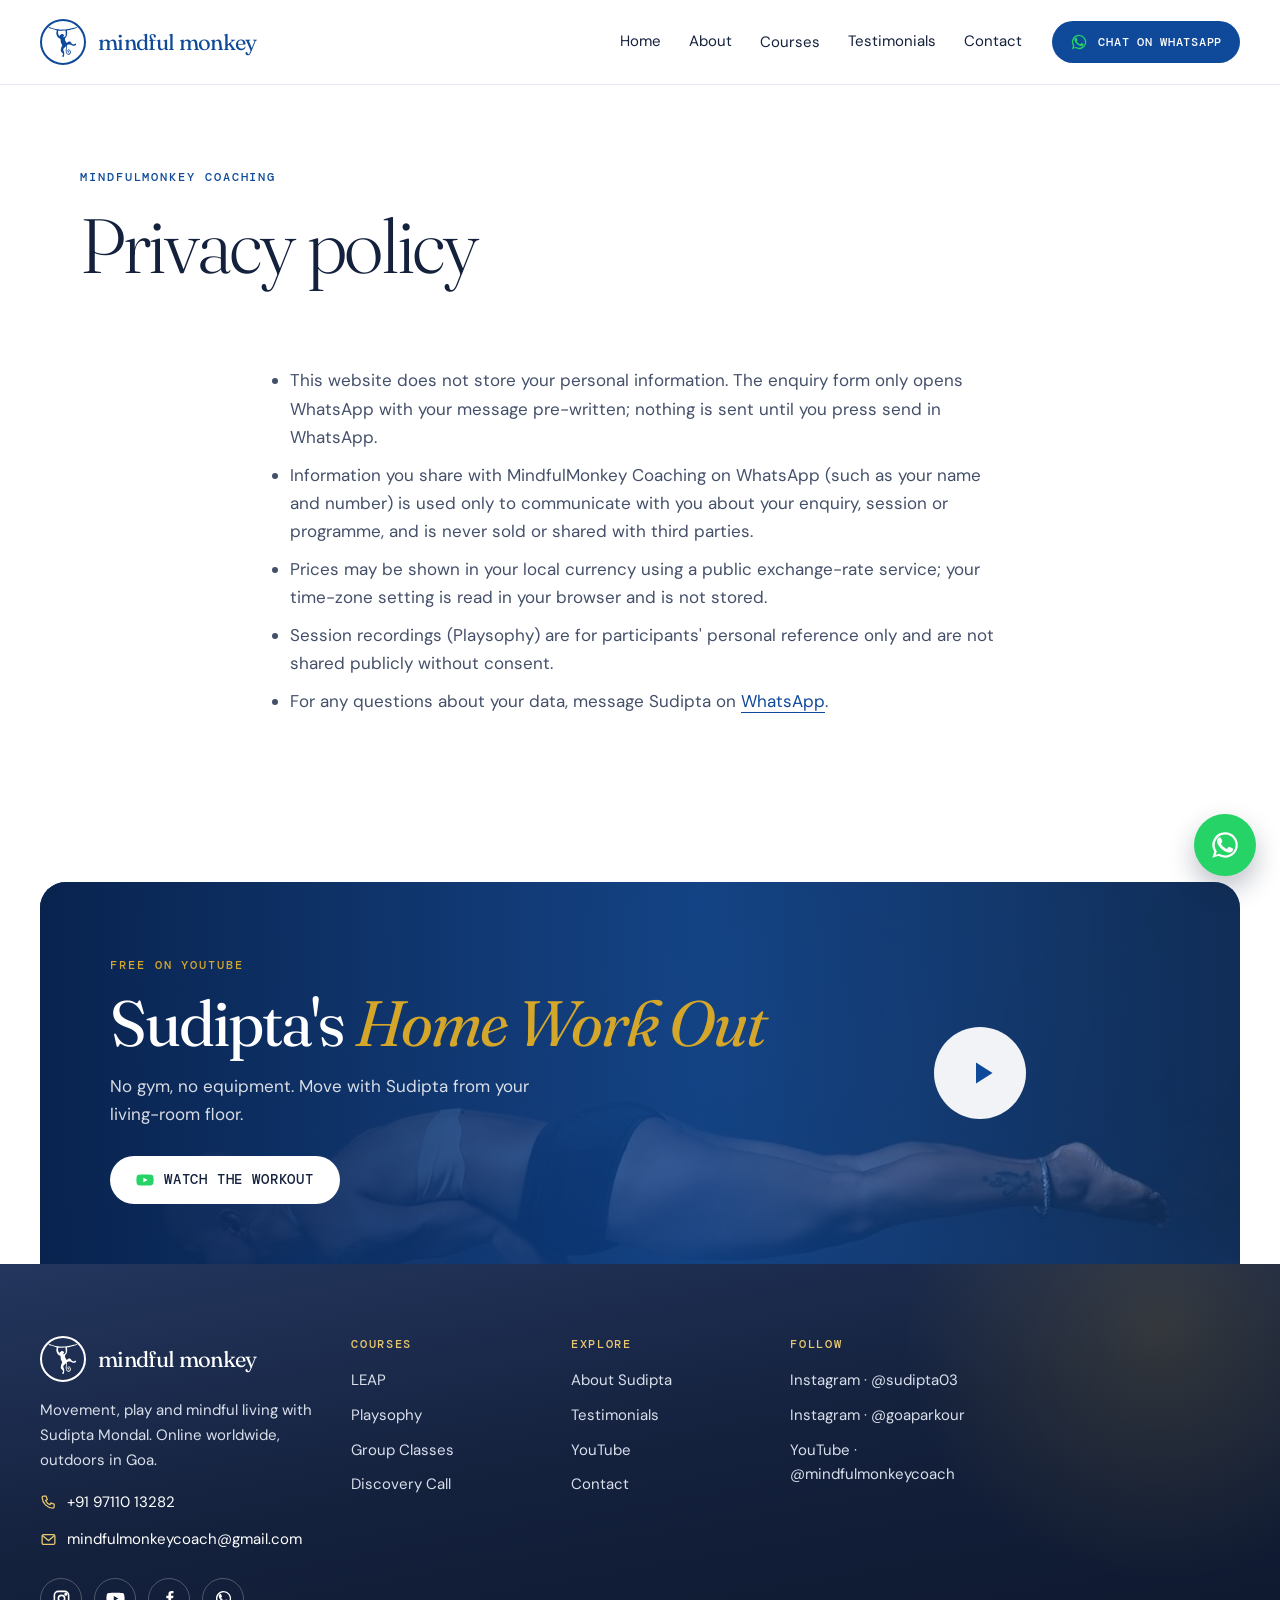
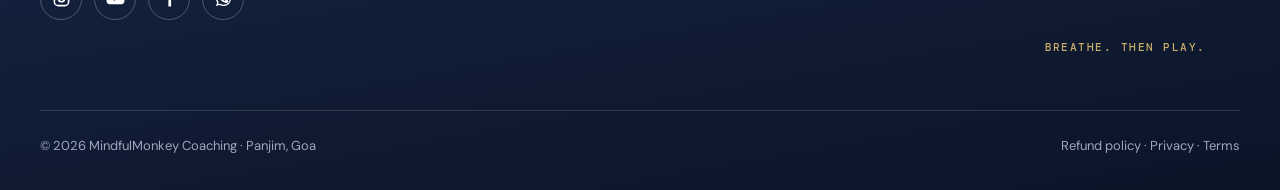
<file: privacy-policy.html>
<!doctype html>
<html lang="en">
<head>
<meta charset="utf-8">
<meta name="viewport" content="width=device-width, initial-scale=1">
<title>Privacy policy · Mindful Monkey</title>
<meta name="description" content="Privacy policy for MindfulMonkey Coaching.">
<meta property="og:title" content="Privacy policy · Mindful Monkey">
<meta property="og:description" content="Privacy policy for MindfulMonkey Coaching.">
<meta property="og:image" content="https://mindfulmonkeycoach.com/images/hero-storm-jump.jpg">
<meta name="theme-color" content="#0F4A9A">
<meta name="robots" content="noindex, nofollow">
<link rel="icon" href="images/logo-blue.jpg">
<link rel="preconnect" href="https://fonts.googleapis.com"><link rel="preconnect" href="https://fonts.gstatic.com" crossorigin>
<link href="https://fonts.googleapis.com/css2?family=DM+Mono:wght@400;500&family=DM+Sans:opsz,wght@9..40,400;9..40,500;9..40,600&family=Fraunces:ital,opsz,wght@0,9..144,300;0,9..144,400;0,9..144,500;1,9..144,300;1,9..144,400&display=swap" rel="stylesheet">
<link rel="stylesheet" href="css/site.css?v=mwp0wtvp">
</head>
<body>
<svg width="0" height="0" style="position:absolute" aria-hidden="true"><symbol id="mk" viewBox="0 0 183.0 187.2"><path fill-rule="evenodd" d="M0.4,0.1 0.0,0.5 0.0,1.1 0.6,1.9 1.1,3.5 2.0,4.9 3.0,5.8 4.6,6.6 5.6,6.9 6.5,7.5 9.1,8.1 10.2,8.8 15.0,9.0 16.4,9.4 20.0,9.8 21.6,10.6 23.0,10.9 24.8,11.6 27.0,12.0 28.2,12.8 29.1,12.9 30.5,13.5 32.8,13.9 34.2,15.0 35.8,15.5 37.9,15.8 39.4,16.6 40.9,17.1 41.8,17.8 43.4,18.1 44.4,18.8 49.0,19.4 50.6,20.1 52.1,21.4 52.0,24.2 51.4,26.8 51.0,30.6 50.4,32.4 50.1,35.9 50.1,43.1 50.4,45.6 51.5,47.9 52.2,51.2 53.4,53.5 54.0,54.1 54.5,55.4 55.2,56.4 55.5,57.5 56.1,58.5 56.2,59.4 57.0,60.5 57.4,61.8 58.0,62.8 59.8,64.2 60.2,64.9 60.4,65.5 63.1,67.6 64.0,67.8 64.6,68.1 66.2,69.9 67.9,70.6 69.1,70.9 70.1,71.6 71.5,72.1 73.6,73.9 75.9,76.4 76.9,80.5 76.9,86.5 77.1,87.4 77.2,92.5 77.8,93.9 78.2,96.6 78.9,97.5 79.4,99.8 80.0,100.2 80.4,101.5 81.1,102.2 81.4,103.6 82.0,104.8 82.1,105.6 83.0,106.6 83.4,107.6 84.0,108.1 84.2,109.5 86.1,112.5 86.5,114.1 86.5,115.0 85.9,116.0 85.9,116.5 85.4,117.2 85.1,118.4 84.5,119.0 84.0,120.5 83.4,121.0 82.9,122.6 82.1,123.9 81.9,126.2 81.2,127.5 80.9,129.1 80.4,129.9 80.1,132.4 79.2,134.2 78.9,137.0 78.2,138.1 78.1,141.6 77.5,144.0 77.5,147.4 78.1,150.8 79.1,152.8 81.2,154.9 82.6,157.5 84.0,158.9 86.8,160.9 87.4,161.8 89.2,163.4 91.0,165.9 91.2,167.1 91.0,171.6 90.2,172.9 90.1,174.1 89.4,175.2 89.0,176.6 88.5,177.2 88.2,178.8 87.4,181.2 87.4,183.8 88.2,185.6 89.6,186.8 90.5,187.1 91.8,187.2 94.0,186.6 96.2,184.6 97.2,182.6 97.8,179.8 97.9,176.4 99.0,172.9 99.1,160.1 98.4,158.9 98.1,155.9 97.4,154.6 97.1,153.4 96.2,152.1 95.2,149.2 95.1,148.1 94.4,147.1 94.2,145.9 93.5,144.6 93.5,144.0 93.0,142.6 93.4,138.9 94.0,138.0 94.2,137.0 95.4,134.9 100.8,129.5 101.8,128.1 104.1,126.2 106.5,123.2 108.8,121.8 109.2,121.8 109.6,122.1 109.8,123.0 110.2,123.9 110.2,125.1 111.0,126.5 111.0,127.5 110.5,129.8 110.0,136.8 109.2,138.0 109.0,142.5 108.5,143.9 108.6,149.6 109.2,153.0 109.5,156.8 110.2,159.2 111.2,160.4 111.4,161.2 112.4,163.8 114.0,166.6 115.2,167.8 115.9,168.0 117.5,169.6 120.2,171.6 122.4,172.1 123.4,172.8 128.2,173.2 132.5,171.9 134.0,171.0 137.0,167.5 139.1,164.1 140.1,161.5 140.5,156.0 140.1,153.2 139.2,151.5 139.0,150.1 138.4,149.1 138.0,147.9 137.4,146.9 135.1,144.9 134.1,143.0 133.1,142.0 131.5,141.5 131.1,141.0 130.1,140.8 129.0,139.9 126.6,140.1 123.5,141.1 120.4,144.9 120.2,146.5 119.6,148.0 119.5,150.2 120.1,153.5 121.2,155.5 122.4,156.8 125.5,158.9 128.0,158.8 129.9,157.6 130.6,155.5 130.6,154.2 129.9,153.0 129.0,152.6 127.8,152.5 125.6,151.6 124.1,150.4 123.5,149.4 123.2,148.1 123.6,146.4 125.5,144.9 126.5,144.4 127.9,144.2 129.1,144.8 131.4,146.2 132.9,148.1 133.8,149.9 133.9,150.6 134.4,151.6 135.1,152.4 135.9,154.1 135.9,155.5 135.0,159.8 134.2,161.1 133.9,162.5 132.4,164.4 131.0,165.6 127.1,167.5 125.1,167.8 123.6,167.6 118.6,164.8 117.4,163.5 114.2,157.8 114.0,143.4 114.4,136.0 115.0,134.6 115.0,129.5 115.5,124.5 115.5,120.6 115.0,115.1 116.0,113.9 116.4,112.6 117.5,111.6 121.1,110.9 122.4,110.0 124.5,109.6 125.9,109.0 128.4,108.8 133.0,109.0 135.4,109.8 136.9,109.9 138.4,110.8 139.9,111.0 141.2,111.8 142.2,111.9 143.4,112.5 144.5,112.8 145.4,113.8 146.4,114.0 147.5,114.8 150.0,115.1 152.9,116.6 154.8,116.9 156.2,117.5 161.1,117.6 162.2,117.0 164.0,116.9 165.0,116.5 165.8,115.9 166.9,115.8 167.5,115.1 169.1,114.6 169.5,114.1 171.5,112.8 173.1,110.6 173.1,106.2 172.4,105.1 171.5,104.6 171.1,104.1 168.4,103.9 167.0,104.6 165.2,105.0 164.9,105.5 163.5,106.0 163.0,106.5 161.9,107.0 161.1,107.8 160.4,107.9 159.5,108.4 157.2,108.8 154.1,108.6 152.9,107.8 151.8,107.5 151.1,106.8 150.1,106.5 148.2,104.9 147.4,104.8 146.1,103.8 145.5,102.5 145.1,100.9 142.5,97.9 142.1,96.9 140.8,95.4 139.5,94.6 136.9,91.6 135.8,90.9 133.4,90.8 132.4,90.4 131.6,90.4 131.1,90.6 127.2,91.1 125.0,91.9 123.2,92.9 122.5,93.8 121.8,94.0 121.1,94.8 120.4,95.0 117.6,97.5 115.6,98.5 114.4,98.5 113.9,98.2 112.6,97.0 112.4,96.0 111.5,95.5 110.5,94.5 110.1,92.8 108.5,90.8 108.1,89.6 107.4,88.9 105.5,85.1 105.2,83.1 104.5,81.8 104.1,79.4 103.5,78.1 103.4,75.4 103.5,74.0 104.1,72.8 104.5,70.9 105.5,69.4 106.2,68.8 106.5,67.9 108.0,66.0 108.2,64.8 111.0,62.5 112.1,60.1 112.9,59.5 114.0,57.5 114.4,55.4 115.1,54.2 115.4,52.9 116.1,51.6 116.4,48.9 117.0,47.6 117.2,46.4 117.4,30.8 116.2,26.9 116.4,22.1 117.1,21.2 118.2,20.9 121.1,20.6 122.8,20.0 125.2,19.5 128.2,19.5 130.5,18.8 132.8,18.5 134.0,18.0 136.9,17.8 138.2,16.9 139.9,16.6 141.5,15.9 144.8,15.5 146.2,14.8 148.2,14.5 149.4,14.0 151.6,13.6 152.8,13.0 154.9,12.5 156.4,11.8 161.6,10.8 163.1,9.9 165.0,9.8 166.2,9.0 167.9,8.8 168.9,8.0 170.9,7.6 171.6,7.1 173.5,6.8 174.6,6.1 176.5,5.9 179.4,3.8 181.6,3.5 182.8,2.5 183.0,1.9 182.9,1.2 181.5,0.6 179.5,0.5 178.2,0.6 176.0,1.6 171.2,1.9 170.1,2.5 167.2,2.9 165.9,3.6 163.2,3.9 161.4,4.8 158.1,5.0 154.5,5.9 152.1,6.9 145.5,7.9 143.5,8.6 140.8,8.9 138.9,9.6 136.2,10.0 134.2,10.9 131.4,11.1 130.5,11.6 128.2,12.1 126.5,12.1 124.8,12.6 120.0,13.1 118.2,13.6 111.0,14.0 107.4,14.9 98.9,15.6 92.1,15.6 83.4,16.0 80.0,16.4 71.9,15.6 69.9,15.2 66.5,15.1 65.0,14.6 62.8,14.5 61.2,14.0 54.2,13.6 49.9,13.0 45.6,12.8 43.5,11.9 40.4,11.4 38.9,10.6 37.2,10.5 36.1,9.9 34.1,9.8 30.5,8.9 28.9,7.9 24.9,6.8 23.5,5.9 22.1,5.6 20.9,4.9 18.5,4.5 17.6,4.0 15.4,3.5 12.0,2.1 8.8,1.6 7.6,1.0 5.4,0.8 3.4,0.0ZM106.9,22.5 107.2,23.0 107.5,24.5 107.4,27.8 108.1,30.6 108.2,46.8 107.1,55.5 106.2,57.1 102.1,60.6 101.4,60.9 100.6,61.9 99.5,62.5 98.6,62.6 96.9,63.4 94.6,63.2 94.0,62.8 93.9,61.4 94.1,61.0 94.1,59.1 94.4,58.4 95.1,57.1 95.9,56.6 96.2,55.9 97.1,55.1 98.1,53.5 98.2,50.9 98.0,49.1 97.0,47.9 92.5,46.8 91.1,45.9 90.1,45.6 89.6,45.0 88.6,44.5 88.0,43.9 86.8,43.8 85.9,43.4 82.5,43.0 81.4,43.6 80.1,44.9 79.0,46.6 78.2,47.2 76.4,49.6 75.0,50.5 72.5,50.9 71.4,51.5 70.5,53.2 70.4,54.6 70.9,55.1 71.1,56.2 72.0,57.6 73.5,58.6 73.8,59.2 74.4,59.8 74.2,60.0 73.8,60.0 72.4,59.4 71.6,58.6 71.0,58.4 66.2,53.6 65.4,52.2 65.0,51.0 64.4,50.2 64.1,48.8 63.1,47.2 62.6,47.0 62.0,46.1 61.8,43.0 61.2,41.2 61.1,36.9 60.6,33.1 60.6,31.8 60.9,31.2 60.6,26.6 61.4,24.1 62.2,23.0 62.9,22.8 72.2,23.0 86.9,23.0 97.0,22.6 98.4,22.0 100.2,22.4 106.0,22.1Z"/></symbol></svg><header class="site-header"><div class="wrap">
<a class="brand" href="index.html" aria-label="Mindful Monkey home"><span class="badge"><svg viewBox="0 0 183 187.2" aria-hidden="true"><use href="#mk"/></svg></span> mindful monkey</a>
<nav class="links" aria-label="Main">
<a href="index.html">Home</a><a href="about.html">About</a>
<span class="has-sub"><a href="courses.html">Courses</a><span class="sub">
<a href="online-coaching/leap.html">LEAP · 1-on-1</a><a href="online-coaching/playsophy.html">Playsophy · women only</a><a href="group-classes.html">Group Classes · Goa</a><a href="discovery.html">Discovery Call</a><a href="courses.html#upcoming">Bootcamps, retreats &amp; workshops</a><a href="online-coaching/compare.html">Compare LEAP and Playsophy</a></span></span>
<a href="testimonials.html">Testimonials</a><a href="contact.html">Contact</a>
</nav>
<a class="btn btn-blue hdr-cta" href="https://wa.me/919711013282?text=Hi%20Sudipta%2C%20I%20would%20like%20to%20know%20more%20about%20your%20coaching" target="_blank" rel="noopener"><svg viewBox="0 0 24 24" fill="currentColor" aria-hidden="true"><path d="M17.47 14.38c-.3-.15-1.76-.87-2.04-.97-.27-.1-.47-.15-.67.15-.2.3-.77.97-.94 1.17-.17.2-.35.22-.65.07-.3-.15-1.25-.46-2.38-1.47-.88-.78-1.47-1.75-1.65-2.05-.17-.3-.02-.46.13-.61.13-.13.3-.35.45-.52.15-.17.2-.3.3-.5.1-.2.05-.37-.02-.52-.07-.15-.67-1.62-.92-2.22-.24-.58-.49-.5-.67-.51h-.57c-.2 0-.52.07-.79.37-.27.3-1.04 1.02-1.04 2.48s1.07 2.87 1.22 3.07c.15.2 2.1 3.2 5.08 4.49.71.31 1.26.49 1.69.63.71.23 1.36.2 1.87.12.57-.08 1.76-.72 2.01-1.42.25-.7.25-1.3.17-1.42-.07-.13-.27-.2-.57-.35zM12.04 2.5a9.5 9.5 0 0 0-8.1 14.5L2.5 21.5l4.63-1.4a9.5 9.5 0 1 0 4.9-17.6zm0 17.3a7.78 7.78 0 0 1-3.97-1.08l-.28-.17-2.75.84.82-2.68-.18-.28a7.83 7.83 0 1 1 6.36 3.37z"/></svg> Chat on WhatsApp</a>
<button class="menu-btn" aria-label="Open menu" aria-expanded="false"><span></span><span></span><span></span></button>
</div></header>
<a class="wa-float" href="https://wa.me/919711013282?text=Hi%20Sudipta%2C%20I%20would%20like%20to%20know%20more%20about%20your%20coaching" target="_blank" rel="noopener" aria-label="Chat with Sudipta on WhatsApp"><svg viewBox="0 0 24 24" fill="currentColor" aria-hidden="true"><path d="M17.47 14.38c-.3-.15-1.76-.87-2.04-.97-.27-.1-.47-.15-.67.15-.2.3-.77.97-.94 1.17-.17.2-.35.22-.65.07-.3-.15-1.25-.46-2.38-1.47-.88-.78-1.47-1.75-1.65-2.05-.17-.3-.02-.46.13-.61.13-.13.3-.35.45-.52.15-.17.2-.3.3-.5.1-.2.05-.37-.02-.52-.07-.15-.67-1.62-.92-2.22-.24-.58-.49-.5-.67-.51h-.57c-.2 0-.52.07-.79.37-.27.3-1.04 1.02-1.04 2.48s1.07 2.87 1.22 3.07c.15.2 2.1 3.2 5.08 4.49.71.31 1.26.49 1.69.63.71.23 1.36.2 1.87.12.57-.08 1.76-.72 2.01-1.42.25-.7.25-1.3.17-1.42-.07-.13-.27-.2-.57-.35zM12.04 2.5a9.5 9.5 0 0 0-8.1 14.5L2.5 21.5l4.63-1.4a9.5 9.5 0 1 0 4.9-17.6zm0 17.3a7.78 7.78 0 0 1-3.97-1.08l-.28-.17-2.75.84.82-2.68-.18-.28a7.83 7.83 0 1 1 6.36 3.37z"/></svg></a>
<main>

<section class="phero" style="padding-bottom:40px"><div class="wrap"><p class="eyebrow">MindfulMonkey Coaching</p><h1 style="font-size:clamp(44px,6vw,80px)">Privacy policy</h1></div></section>
<section style="padding-bottom:110px"><div class="wrap legal"><ul>
<li>This website does not store your personal information. The enquiry form only opens WhatsApp with your message pre-written; nothing is sent until you press send in WhatsApp.</li>
<li>Information you share with MindfulMonkey Coaching on WhatsApp (such as your name and number) is used only to communicate with you about your enquiry, session or programme, and is never sold or shared with third parties.</li>
<li>Prices may be shown in your local currency using a public exchange-rate service; your time-zone setting is read in your browser and is not stored.</li>
<li>Session recordings (Playsophy) are for participants' personal reference only and are not shared publicly without consent.</li>
<li>For any questions about your data, message Sudipta on <a href="https://wa.me/919711013282?text=Hi%20Sudipta%2C%20I%20have%20a%20question%20about%20my%20data" target="_blank" rel="noopener">WhatsApp</a>.</li></ul></div></section><section class="workout"><div class="wrap" style="max-width:1360px">
<a class="banner" href="https://www.youtube.com/watch?v=d_9e7xTF6Dw" target="_blank" rel="noopener" data-yt="d_9e7xTF6Dw"><img loading="lazy" decoding="async" src="images/about-plank.jpg" alt="Sudipta holding a plank on paralettes"><div class="inner">
<p class="eyebrow" style="margin-bottom:16px">Free on YouTube</p>
<h2>Sudipta's <em>Home Work Out</em></h2>
<p>No gym, no equipment. Move with Sudipta from your living-room floor.</p>
<span class="btn btn-white"><svg viewBox="0 0 24 24" fill="currentColor" aria-hidden="true"><path d="M23 7.2a3 3 0 0 0-2.1-2.1C19 4.6 12 4.6 12 4.6s-7 0-8.9.5A3 3 0 0 0 1 7.2 31 31 0 0 0 .5 12 31 31 0 0 0 1 16.8a3 3 0 0 0 2.1 2.1c1.9.5 8.9.5 8.9.5s7 0 8.9-.5a3 3 0 0 0 2.1-2.1 31 31 0 0 0 .5-4.8 31 31 0 0 0-.5-4.8ZM9.8 15.1V8.9L15.6 12l-5.8 3.1Z"/></svg> Watch the workout</span></div><span class="play"><svg viewBox="0 0 24 24" fill="currentColor" aria-hidden="true"><path d="M8 5v14l11-7z"/></svg></span></a>
</div></section>
</main>
<footer class="site-footer"><div class="wrap" style="max-width:1360px"><div class="fcols">
<div><a class="brand" href="index.html"><span class="badge"><svg viewBox="0 0 183 187.2" aria-hidden="true"><use href="#mk"/></svg></span> mindful monkey</a><p style="font-size:15px;max-width:300px">Movement, play and mindful living with Sudipta Mondal. Online worldwide, outdoors in Goa.</p>
<ul class="fcontact"><li><a href="tel:+919711013282"><svg viewBox="0 0 24 24" fill="none" stroke="currentColor" stroke-width="1.8" aria-hidden="true"><path d="M5 3h3.5l1.8 4.6-2.3 1.5a11 11 0 0 0 6 6l1.5-2.3L20 14.5V18a2 2 0 0 1-2 2A16 16 0 0 1 3 5a2 2 0 0 1 2-2Z"/></svg>+91 97110 13282</a></li>
<li><a href="mailto:mindfulmonkeycoach@gmail.com"><svg viewBox="0 0 24 24" fill="none" stroke="currentColor" stroke-width="1.8" aria-hidden="true"><rect x="3" y="5" width="18" height="14" rx="2"/><path d="m3.5 6.5 8.5 7 8.5-7"/></svg>mindfulmonkeycoach@gmail.com</a></li></ul>
<div class="soc"><a href="https://www.instagram.com/sudipta03/" target="_blank" rel="noopener" aria-label="Instagram"><svg viewBox="0 0 24 24" fill="none" stroke="currentColor" stroke-width="2" aria-hidden="true"><rect x="3" y="3" width="18" height="18" rx="5"/><circle cx="12" cy="12" r="4"/><circle cx="17.5" cy="6.5" r="1" fill="currentColor"/></svg></a><a href="https://www.youtube.com/@mindfulmonkeycoach" target="_blank" rel="noopener" aria-label="YouTube"><svg viewBox="0 0 24 24" fill="currentColor" aria-hidden="true"><path d="M23 7.2a3 3 0 0 0-2.1-2.1C19 4.6 12 4.6 12 4.6s-7 0-8.9.5A3 3 0 0 0 1 7.2 31 31 0 0 0 .5 12 31 31 0 0 0 1 16.8a3 3 0 0 0 2.1 2.1c1.9.5 8.9.5 8.9.5s7 0 8.9-.5a3 3 0 0 0 2.1-2.1 31 31 0 0 0 .5-4.8 31 31 0 0 0-.5-4.8ZM9.8 15.1V8.9L15.6 12l-5.8 3.1Z"/></svg></a><a href="https://www.facebook.com/sudiptababycool/" target="_blank" rel="noopener" aria-label="Facebook"><svg viewBox="0 0 24 24" fill="currentColor" aria-hidden="true"><path d="M14 8.5V6.8c0-.8.2-1.3 1.4-1.3H17V2.6c-.3 0-1.3-.1-2.4-.1-2.4 0-4 1.5-4 4.1v1.9H8v3.2h2.6V22H14v-10.3h2.6l.4-3.2H14Z"/></svg></a><a href="https://wa.me/919711013282?text=Hi%20Sudipta" target="_blank" rel="noopener" aria-label="WhatsApp"><svg viewBox="0 0 24 24" fill="currentColor" aria-hidden="true"><path d="M17.47 14.38c-.3-.15-1.76-.87-2.04-.97-.27-.1-.47-.15-.67.15-.2.3-.77.97-.94 1.17-.17.2-.35.22-.65.07-.3-.15-1.25-.46-2.38-1.47-.88-.78-1.47-1.75-1.65-2.05-.17-.3-.02-.46.13-.61.13-.13.3-.35.45-.52.15-.17.2-.3.3-.5.1-.2.05-.37-.02-.52-.07-.15-.67-1.62-.92-2.22-.24-.58-.49-.5-.67-.51h-.57c-.2 0-.52.07-.79.37-.27.3-1.04 1.02-1.04 2.48s1.07 2.87 1.22 3.07c.15.2 2.1 3.2 5.08 4.49.71.31 1.26.49 1.69.63.71.23 1.36.2 1.87.12.57-.08 1.76-.72 2.01-1.42.25-.7.25-1.3.17-1.42-.07-.13-.27-.2-.57-.35zM12.04 2.5a9.5 9.5 0 0 0-8.1 14.5L2.5 21.5l4.63-1.4a9.5 9.5 0 1 0 4.9-17.6zm0 17.3a7.78 7.78 0 0 1-3.97-1.08l-.28-.17-2.75.84.82-2.68-.18-.28a7.83 7.83 0 1 1 6.36 3.37z"/></svg></a></div></div>
<div><h4>Courses</h4><ul><li><a href="online-coaching/leap.html">LEAP</a></li><li><a href="online-coaching/playsophy.html">Playsophy</a></li><li><a href="group-classes.html">Group Classes</a></li><li><a href="discovery.html">Discovery Call</a></li></ul></div>
<div><h4>Explore</h4><ul><li><a href="about.html">About Sudipta</a></li><li><a href="testimonials.html">Testimonials</a></li><li><a href="https://www.youtube.com/@mindfulmonkeycoach" target="_blank" rel="noopener">YouTube</a></li><li><a href="contact.html">Contact</a></li></ul></div>
<div><h4>Follow</h4><ul><li><a href="https://www.instagram.com/sudipta03/" target="_blank" rel="noopener">Instagram · @sudipta03</a></li><li><a href="https://www.instagram.com/goaparkour/" target="_blank" rel="noopener">Instagram · @goaparkour</a></li><li><a href="https://www.youtube.com/@mindfulmonkeycoach" target="_blank" rel="noopener">YouTube · @mindfulmonkeycoach</a></li></ul></div>
<div class="mk-foot"><svg viewBox="-39.7 -72.4 79.4 118.6" aria-hidden="true"><path d="M6.0 2.0L2.0 3.5" stroke="#D4A62A" stroke-width="6.0" stroke-linecap="round" fill="none"/><path d="M2.0 3.5L-2.0 5.1" stroke="#D4A62A" stroke-width="5.9" stroke-linecap="round" fill="none"/><path d="M-2.0 5.1L-6.0 6.8" stroke="#D4A62A" stroke-width="5.9" stroke-linecap="round" fill="none"/><path d="M-6.0 6.8L-9.8 8.7" stroke="#D4A62A" stroke-width="5.8" stroke-linecap="round" fill="none"/><path d="M-9.8 8.7L-13.6 10.8" stroke="#D4A62A" stroke-width="5.8" stroke-linecap="round" fill="none"/><path d="M-13.6 10.8L-17.1 13.3" stroke="#D4A62A" stroke-width="5.7" stroke-linecap="round" fill="none"/><path d="M-17.1 13.3L-20.3 16.2" stroke="#D4A62A" stroke-width="5.7" stroke-linecap="round" fill="none"/><path d="M-20.3 16.2L-22.9 19.6" stroke="#D4A62A" stroke-width="5.6" stroke-linecap="round" fill="none"/><path d="M-22.9 19.6L-24.8 23.5" stroke="#D4A62A" stroke-width="5.6" stroke-linecap="round" fill="none"/><path d="M-24.8 23.5L-25.5 27.7" stroke="#D4A62A" stroke-width="5.5" stroke-linecap="round" fill="none"/><path d="M-25.5 27.7L-24.8 31.9" stroke="#D4A62A" stroke-width="5.5" stroke-linecap="round" fill="none"/><path d="M-24.8 31.9L-22.4 35.5" stroke="#D4A62A" stroke-width="5.4" stroke-linecap="round" fill="none"/><path d="M-22.4 35.5L-18.6 37.6" stroke="#D4A62A" stroke-width="5.3" stroke-linecap="round" fill="none"/><path d="M-18.6 37.6L-14.3 37.2" stroke="#D4A62A" stroke-width="5.3" stroke-linecap="round" fill="none"/><path d="M-14.3 37.2L-11.2 34.2" stroke="#D4A62A" stroke-width="5.2" stroke-linecap="round" fill="none"/><path d="M-11.2 34.2L-11.2 29.9" stroke="#D4A62A" stroke-width="5.2" stroke-linecap="round" fill="none"/><path d="M-11.2 29.9L-14.5 27.1" stroke="#D4A62A" stroke-width="5.1" stroke-linecap="round" fill="none"/><path d="M-14.5 27.1L-18.5 28.5" stroke="#D4A62A" stroke-width="5.1" stroke-linecap="round" fill="none"/><path d="M-18.5 28.5L-19.0 32.7" stroke="#D4A62A" stroke-width="5.0" stroke-linecap="round" fill="none"/><path d="M-19.0 32.7L-15.1 34.5" stroke="#D4A62A" stroke-width="5.0" stroke-linecap="round" fill="none"/><path d="M-15.1 34.5L-12.8 30.8" stroke="#D4A62A" stroke-width="4.9" stroke-linecap="round" fill="none"/><path d="M-12.8 30.8L-16.4 28.5" stroke="#D4A62A" stroke-width="4.8" stroke-linecap="round" fill="none"/><path d="M-16.4 28.5L-18.2 32.4" stroke="#D4A62A" stroke-width="4.8" stroke-linecap="round" fill="none"/><path d="M-18.2 32.4L-13.9 32.9" stroke="#D4A62A" stroke-width="4.7" stroke-linecap="round" fill="none"/><path d="M6.0 2.0L2.0 3.5" stroke="#101B33" stroke-width="3.0" stroke-linecap="round" fill="none"/><path d="M2.0 3.5L-2.0 5.1" stroke="#101B33" stroke-width="2.9" stroke-linecap="round" fill="none"/><path d="M-2.0 5.1L-6.0 6.8" stroke="#101B33" stroke-width="2.9" stroke-linecap="round" fill="none"/><path d="M-6.0 6.8L-9.8 8.7" stroke="#101B33" stroke-width="2.8" stroke-linecap="round" fill="none"/><path d="M-9.8 8.7L-13.6 10.8" stroke="#101B33" stroke-width="2.8" stroke-linecap="round" fill="none"/><path d="M-13.6 10.8L-17.1 13.3" stroke="#101B33" stroke-width="2.7" stroke-linecap="round" fill="none"/><path d="M-17.1 13.3L-20.3 16.2" stroke="#101B33" stroke-width="2.7" stroke-linecap="round" fill="none"/><path d="M-20.3 16.2L-22.9 19.6" stroke="#101B33" stroke-width="2.6" stroke-linecap="round" fill="none"/><path d="M-22.9 19.6L-24.8 23.5" stroke="#101B33" stroke-width="2.6" stroke-linecap="round" fill="none"/><path d="M-24.8 23.5L-25.5 27.7" stroke="#101B33" stroke-width="2.5" stroke-linecap="round" fill="none"/><path d="M-25.5 27.7L-24.8 31.9" stroke="#101B33" stroke-width="2.5" stroke-linecap="round" fill="none"/><path d="M-24.8 31.9L-22.4 35.5" stroke="#101B33" stroke-width="2.4" stroke-linecap="round" fill="none"/><path d="M-22.4 35.5L-18.6 37.6" stroke="#101B33" stroke-width="2.3" stroke-linecap="round" fill="none"/><path d="M-18.6 37.6L-14.3 37.2" stroke="#101B33" stroke-width="2.3" stroke-linecap="round" fill="none"/><path d="M-14.3 37.2L-11.2 34.2" stroke="#101B33" stroke-width="2.2" stroke-linecap="round" fill="none"/><path d="M-11.2 34.2L-11.2 29.9" stroke="#101B33" stroke-width="2.2" stroke-linecap="round" fill="none"/><path d="M-11.2 29.9L-14.5 27.1" stroke="#101B33" stroke-width="2.1" stroke-linecap="round" fill="none"/><path d="M-14.5 27.1L-18.5 28.5" stroke="#101B33" stroke-width="2.1" stroke-linecap="round" fill="none"/><path d="M-18.5 28.5L-19.0 32.7" stroke="#101B33" stroke-width="2.0" stroke-linecap="round" fill="none"/><path d="M-19.0 32.7L-15.1 34.5" stroke="#101B33" stroke-width="2.0" stroke-linecap="round" fill="none"/><path d="M-15.1 34.5L-12.8 30.8" stroke="#101B33" stroke-width="1.9" stroke-linecap="round" fill="none"/><path d="M-12.8 30.8L-16.4 28.5" stroke="#101B33" stroke-width="1.8" stroke-linecap="round" fill="none"/><path d="M-16.4 28.5L-18.2 32.4" stroke="#101B33" stroke-width="1.8" stroke-linecap="round" fill="none"/><path d="M-18.2 32.4L-13.9 32.9" stroke="#101B33" stroke-width="1.7" stroke-linecap="round" fill="none"/><path d="M6.5 3.0L7.4 0.4L8.2 -2.3L7.8 -4.9L7.3 -7.5L6.8 -10.1L6.4 -12.8L6.8 -15.4L7.8 -18.0L8.8 -20.6L9.8 -23.3L10.7 -25.9L11.1 -28.5L10.9 -31.1L10.6 -33.8L8.6 -36.4L5.5 -39.0L-5.5 -39.0L-8.6 -36.4L-10.6 -33.8L-10.9 -31.1L-11.1 -28.5L-10.7 -25.9L-9.8 -23.3L-8.8 -20.6L-7.8 -18.0L-6.8 -15.4L-6.4 -12.8L-6.8 -10.1L-7.3 -7.5L-7.8 -4.9L-8.2 -2.3L-7.4 0.4L-6.5 3.0Z" fill="#D4A62A" stroke="#D4A62A" stroke-width="3.0" stroke-linejoin="round"/><circle cx="0.0" cy="3.0" r="8.0" fill="#D4A62A"/><circle cx="0.0" cy="-39.0" r="7.0" fill="#D4A62A"/><path d="M6.5 3.0L7.4 0.4L8.2 -2.3L7.8 -4.9L7.3 -7.5L6.8 -10.1L6.4 -12.8L6.8 -15.4L7.8 -18.0L8.8 -20.6L9.8 -23.3L10.7 -25.9L11.1 -28.5L10.9 -31.1L10.6 -33.8L8.6 -36.4L5.5 -39.0L-5.5 -39.0L-8.6 -36.4L-10.6 -33.8L-10.9 -31.1L-11.1 -28.5L-10.7 -25.9L-9.8 -23.3L-8.8 -20.6L-7.8 -18.0L-6.8 -15.4L-6.4 -12.8L-6.8 -10.1L-7.3 -7.5L-7.8 -4.9L-8.2 -2.3L-7.4 0.4L-6.5 3.0Z" fill="#101B33"/><circle cx="0.0" cy="3.0" r="6.5" fill="#101B33"/><circle cx="0.0" cy="-39.0" r="5.5" fill="#101B33"/><path d="M-5.5 -5.2L-10.6 -5.0L-15.0 -4.8L-18.8 -4.5L-22.0 -4.1L-24.6 -3.7L-26.6 -3.2L-28.3 -2.5L-30.4 -0.2L-29.2 3.4L-27.6 4.4L-25.6 4.8L-23.2 5.3L-20.2 5.7L-16.6 6.2L-12.3 6.8L-7.4 7.6L-6.7 3.6L-11.6 2.7L-15.7 1.8L-19.1 0.9L-21.9 -0.0L-23.9 -0.8L-25.1 -1.5L-25.2 -1.4L-24.5 1.2L-25.8 2.8L-25.3 2.9L-23.8 2.8L-21.5 2.8L-18.5 2.8L-14.9 2.9L-10.5 3.0L-5.5 3.2Z" fill="#D4A62A" stroke="#D4A62A" stroke-width="3.0" stroke-linejoin="round"/><circle cx="-5.5" cy="-1.0" r="5.7" fill="#D4A62A"/><circle cx="-7.1" cy="5.6" r="3.5" fill="#D4A62A"/><ellipse cx="-7.6" cy="9.6" rx="8.9" ry="4.7" transform="rotate(278.0 -7.6 9.6)" fill="#D4A62A"/><path d="M-5.5 -5.2L-10.6 -5.0L-15.0 -4.8L-18.8 -4.5L-22.0 -4.1L-24.6 -3.7L-26.6 -3.2L-28.3 -2.5L-30.4 -0.2L-29.2 3.4L-27.6 4.4L-25.6 4.8L-23.2 5.3L-20.2 5.7L-16.6 6.2L-12.3 6.8L-7.4 7.6L-6.7 3.6L-11.6 2.7L-15.7 1.8L-19.1 0.9L-21.9 -0.0L-23.9 -0.8L-25.1 -1.5L-25.2 -1.4L-24.5 1.2L-25.8 2.8L-25.3 2.9L-23.8 2.8L-21.5 2.8L-18.5 2.8L-14.9 2.9L-10.5 3.0L-5.5 3.2Z" fill="#101B33"/><circle cx="-5.5" cy="-1.0" r="4.2" fill="#101B33"/><circle cx="-7.1" cy="5.6" r="2.0" fill="#101B33"/><ellipse cx="-7.6" cy="9.6" rx="7.4" ry="3.2" transform="rotate(278.0 -7.6 9.6)" fill="#101B33"/><path d="M5.5 3.2L10.5 3.0L14.9 2.9L18.5 2.8L21.5 2.8L23.8 2.8L25.3 2.9L25.8 2.8L24.5 1.2L25.2 -1.4L25.1 -1.5L23.9 -0.8L21.9 -0.0L19.1 0.9L15.7 1.8L11.6 2.7L6.7 3.6L7.4 7.6L12.3 6.8L16.6 6.2L20.2 5.7L23.2 5.3L25.6 4.8L27.6 4.4L29.2 3.4L30.4 -0.2L28.3 -2.5L26.6 -3.2L24.6 -3.7L22.0 -4.1L18.8 -4.5L15.0 -4.8L10.6 -5.0L5.5 -5.2Z" fill="#D4A62A" stroke="#D4A62A" stroke-width="3.0" stroke-linejoin="round"/><circle cx="5.5" cy="-1.0" r="5.7" fill="#D4A62A"/><circle cx="7.1" cy="5.6" r="3.5" fill="#D4A62A"/><ellipse cx="7.6" cy="9.6" rx="8.9" ry="4.7" transform="rotate(262.0 7.6 9.6)" fill="#D4A62A"/><path d="M5.5 3.2L10.5 3.0L14.9 2.9L18.5 2.8L21.5 2.8L23.8 2.8L25.3 2.9L25.8 2.8L24.5 1.2L25.2 -1.4L25.1 -1.5L23.9 -0.8L21.9 -0.0L19.1 0.9L15.7 1.8L11.6 2.7L6.7 3.6L7.4 7.6L12.3 6.8L16.6 6.2L20.2 5.7L23.2 5.3L25.6 4.8L27.6 4.4L29.2 3.4L30.4 -0.2L28.3 -2.5L26.6 -3.2L24.6 -3.7L22.0 -4.1L18.8 -4.5L15.0 -4.8L10.6 -5.0L5.5 -5.2Z" fill="#101B33"/><circle cx="5.5" cy="-1.0" r="4.2" fill="#101B33"/><circle cx="7.1" cy="5.6" r="2.0" fill="#101B33"/><ellipse cx="7.6" cy="9.6" rx="7.4" ry="3.2" transform="rotate(262.0 7.6 9.6)" fill="#101B33"/><circle cx="-12.6" cy="-52.5" r="5.9" fill="#D4A62A"/><circle cx="12.6" cy="-52.5" r="5.9" fill="#D4A62A"/><ellipse cx="0.0" cy="-52.5" rx="13.9" ry="13.1" transform="rotate(0.0 0.0 -52.5)" fill="#D4A62A"/><circle cx="-12.6" cy="-52.5" r="4.4" fill="#101B33"/><circle cx="12.6" cy="-52.5" r="4.4" fill="#101B33"/><ellipse cx="0.0" cy="-52.5" rx="12.4" ry="11.6" transform="rotate(0.0 0.0 -52.5)" fill="#101B33"/><circle cx="-4.6" cy="-54.1" r="6.5" fill="#D4A62A"/><circle cx="4.6" cy="-54.1" r="6.5" fill="#D4A62A"/><ellipse cx="0.0" cy="-47.1" rx="8.9" ry="6.7" transform="rotate(0.0 0.0 -47.1)" fill="#D4A62A"/><circle cx="-4.6" cy="-54.1" r="5.0" fill="#101B33"/><circle cx="4.6" cy="-54.1" r="5.0" fill="#101B33"/><ellipse cx="0.0" cy="-47.1" rx="7.4" ry="5.2" transform="rotate(0.0 0.0 -47.1)" fill="#101B33"/><path d="M-13.5 -36.2L-14.2 -32.8L-14.9 -29.6L-15.7 -26.6L-16.4 -23.7L-17.3 -20.9L-18.1 -18.3L-19.0 -15.9L-19.9 -13.6L-21.0 -11.6L-22.2 -9.7L-23.2 -7.8L-24.2 -6.1L-25.2 -4.6L-26.3 -3.2L-27.4 -1.9L-28.5 -0.8L-26.4 1.9L-24.9 0.7L-23.5 -0.6L-22.0 -2.0L-20.7 -3.6L-19.3 -5.4L-18.0 -7.3L-16.9 -9.4L-15.9 -11.7L-14.8 -14.1L-13.6 -16.6L-12.5 -19.3L-11.4 -22.1L-10.4 -25.0L-9.4 -28.1L-8.4 -31.4L-7.5 -34.8Z" fill="#D4A62A" stroke="#D4A62A" stroke-width="3.0" stroke-linejoin="round"/><circle cx="-10.5" cy="-35.5" r="4.6" fill="#D4A62A"/><circle cx="-27.4" cy="0.5" r="3.2" fill="#D4A62A"/><ellipse cx="-28.3" cy="1.8" rx="4.4" ry="5.4" transform="rotate(-144.2 -28.3 1.8)" fill="#D4A62A"/><path d="M-13.5 -36.2L-14.2 -32.8L-14.9 -29.6L-15.7 -26.6L-16.4 -23.7L-17.3 -20.9L-18.1 -18.3L-19.0 -15.9L-19.9 -13.6L-21.0 -11.6L-22.2 -9.7L-23.2 -7.8L-24.2 -6.1L-25.2 -4.6L-26.3 -3.2L-27.4 -1.9L-28.5 -0.8L-26.4 1.9L-24.9 0.7L-23.5 -0.6L-22.0 -2.0L-20.7 -3.6L-19.3 -5.4L-18.0 -7.3L-16.9 -9.4L-15.9 -11.7L-14.8 -14.1L-13.6 -16.6L-12.5 -19.3L-11.4 -22.1L-10.4 -25.0L-9.4 -28.1L-8.4 -31.4L-7.5 -34.8Z" fill="#101B33"/><circle cx="-10.5" cy="-35.5" r="3.1" fill="#101B33"/><circle cx="-27.4" cy="0.5" r="1.7" fill="#101B33"/><ellipse cx="-28.3" cy="1.8" rx="2.9" ry="3.9" transform="rotate(-144.2 -28.3 1.8)" fill="#101B33"/><path d="M7.5 -34.8L8.4 -31.4L9.4 -28.1L10.4 -25.0L11.4 -22.1L12.5 -19.3L13.6 -16.6L14.8 -14.1L15.9 -11.7L16.9 -9.4L18.0 -7.3L19.3 -5.4L20.7 -3.6L22.0 -2.0L23.5 -0.6L24.9 0.7L26.4 1.9L28.5 -0.8L27.4 -1.9L26.3 -3.2L25.2 -4.6L24.2 -6.1L23.2 -7.8L22.2 -9.7L21.0 -11.6L19.9 -13.6L19.0 -15.9L18.1 -18.3L17.3 -20.9L16.4 -23.7L15.7 -26.6L14.9 -29.6L14.2 -32.8L13.5 -36.2Z" fill="#D4A62A" stroke="#D4A62A" stroke-width="3.0" stroke-linejoin="round"/><circle cx="10.5" cy="-35.5" r="4.6" fill="#D4A62A"/><circle cx="27.4" cy="0.5" r="3.2" fill="#D4A62A"/><ellipse cx="28.3" cy="1.8" rx="4.4" ry="5.4" transform="rotate(144.2 28.3 1.8)" fill="#D4A62A"/><path d="M7.5 -34.8L8.4 -31.4L9.4 -28.1L10.4 -25.0L11.4 -22.1L12.5 -19.3L13.6 -16.6L14.8 -14.1L15.9 -11.7L16.9 -9.4L18.0 -7.3L19.3 -5.4L20.7 -3.6L22.0 -2.0L23.5 -0.6L24.9 0.7L26.4 1.9L28.5 -0.8L27.4 -1.9L26.3 -3.2L25.2 -4.6L24.2 -6.1L23.2 -7.8L22.2 -9.7L21.0 -11.6L19.9 -13.6L19.0 -15.9L18.1 -18.3L17.3 -20.9L16.4 -23.7L15.7 -26.6L14.9 -29.6L14.2 -32.8L13.5 -36.2Z" fill="#101B33"/><circle cx="10.5" cy="-35.5" r="3.1" fill="#101B33"/><circle cx="27.4" cy="0.5" r="1.7" fill="#101B33"/><ellipse cx="28.3" cy="1.8" rx="2.9" ry="3.9" transform="rotate(144.2 28.3 1.8)" fill="#101B33"/><circle cx="-12.6" cy="-52.5" r="1.8" fill="none" stroke="#D4A62A" stroke-width="0.9"/><circle cx="12.6" cy="-52.5" r="1.8" fill="none" stroke="#D4A62A" stroke-width="0.9"/><path d="M-6.3 -54.3q1.8 1.3 3.6 0" stroke="#D4A62A" stroke-width="1.1" fill="none" stroke-linecap="round" transform="rotate(0.0 -4.5 -54.3)"/><path d="M2.7 -54.3q1.8 1.3 3.6 0" stroke="#D4A62A" stroke-width="1.1" fill="none" stroke-linecap="round" transform="rotate(0.0 4.5 -54.3)"/><circle cx="-1.3" cy="-48.7" r="0.6" fill="#D4A62A"/><circle cx="1.3" cy="-48.7" r="0.6" fill="#D4A62A"/><path d="M-2.0 -45.3q2.0 0.6 4.0 0" stroke="#D4A62A" stroke-width="1.1" fill="none" stroke-linecap="round" transform="rotate(0.0 0.0 -45.3)"/></svg><small>Breathe. Then play.</small></div>
</div><div class="base"><span>© 2026 MindfulMonkey Coaching · Panjim, Goa</span><span><a href="refund-policy.html">Refund policy</a> · <a href="privacy-policy.html">Privacy</a> · <a href="terms.html">Terms</a></span></div></div></footer>
<script src="js/site.js?v=mwp0wtvp"></script>
<script src="js/rig.js?v=mwp0wtvp"></script>
<script src="js/monkeys.js?v=mwp0wtvp"></script>
</body>
</html>
</file>
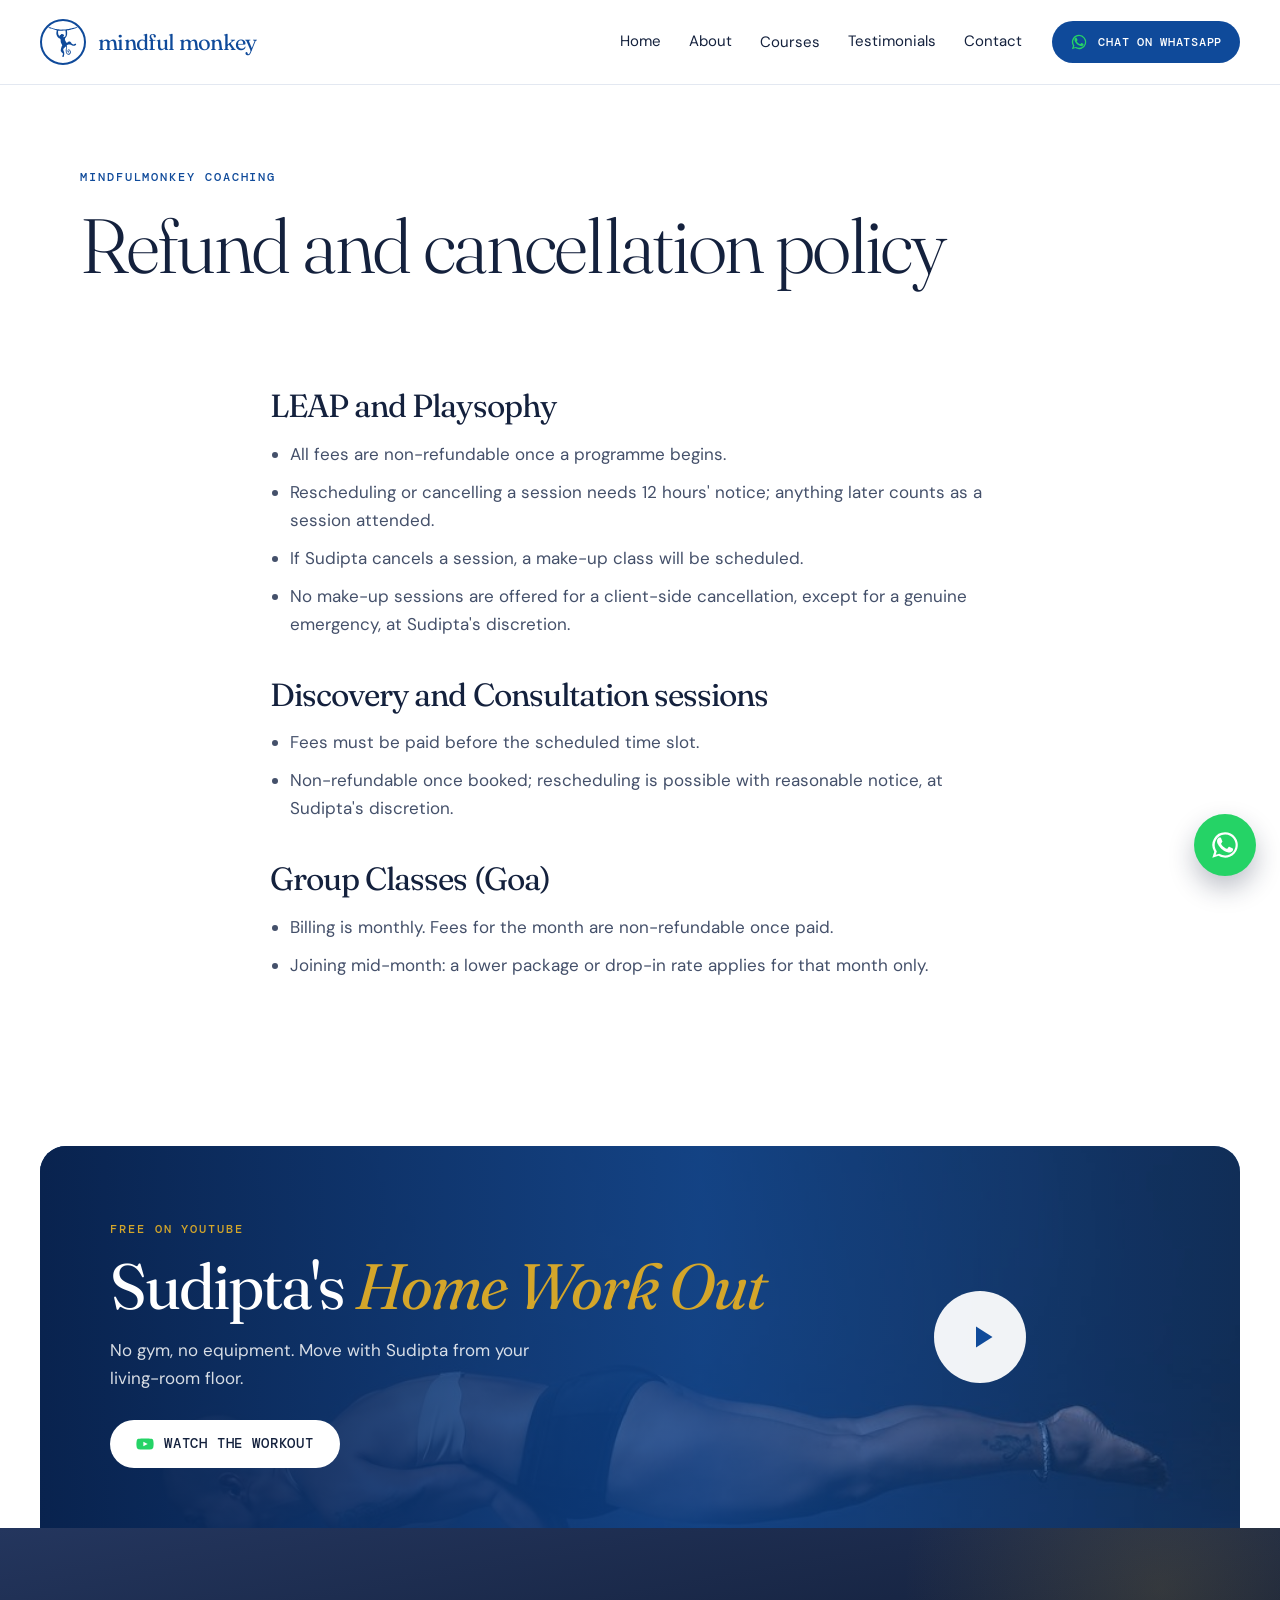
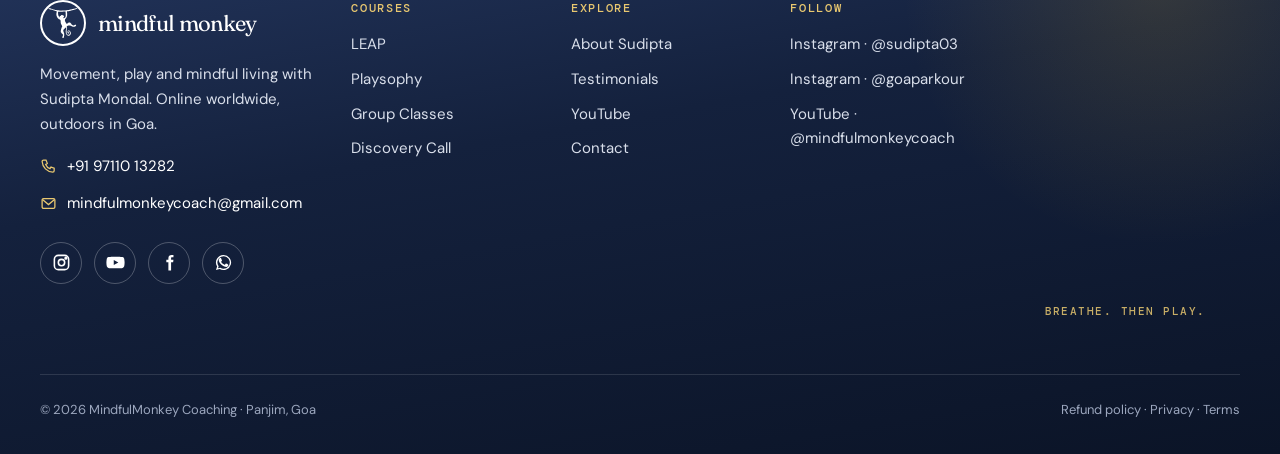
<file: refund-policy.html>
<!doctype html>
<html lang="en">
<head>
<meta charset="utf-8">
<meta name="viewport" content="width=device-width, initial-scale=1">
<title>Refund and cancellation policy · Mindful Monkey</title>
<meta name="description" content="Refund and cancellation policy for MindfulMonkey Coaching.">
<meta property="og:title" content="Refund and cancellation policy · Mindful Monkey">
<meta property="og:description" content="Refund and cancellation policy for MindfulMonkey Coaching.">
<meta property="og:image" content="https://mindfulmonkeycoach.com/images/hero-storm-jump.jpg">
<meta name="theme-color" content="#0F4A9A">
<meta name="robots" content="noindex, nofollow">
<link rel="icon" href="images/logo-blue.jpg">
<link rel="preconnect" href="https://fonts.googleapis.com"><link rel="preconnect" href="https://fonts.gstatic.com" crossorigin>
<link href="https://fonts.googleapis.com/css2?family=DM+Mono:wght@400;500&family=DM+Sans:opsz,wght@9..40,400;9..40,500;9..40,600&family=Fraunces:ital,opsz,wght@0,9..144,300;0,9..144,400;0,9..144,500;1,9..144,300;1,9..144,400&display=swap" rel="stylesheet">
<link rel="stylesheet" href="css/site.css?v=mwp0wtvp">
</head>
<body>
<svg width="0" height="0" style="position:absolute" aria-hidden="true"><symbol id="mk" viewBox="0 0 183.0 187.2"><path fill-rule="evenodd" d="M0.4,0.1 0.0,0.5 0.0,1.1 0.6,1.9 1.1,3.5 2.0,4.9 3.0,5.8 4.6,6.6 5.6,6.9 6.5,7.5 9.1,8.1 10.2,8.8 15.0,9.0 16.4,9.4 20.0,9.8 21.6,10.6 23.0,10.9 24.8,11.6 27.0,12.0 28.2,12.8 29.1,12.9 30.5,13.5 32.8,13.9 34.2,15.0 35.8,15.5 37.9,15.8 39.4,16.6 40.9,17.1 41.8,17.8 43.4,18.1 44.4,18.8 49.0,19.4 50.6,20.1 52.1,21.4 52.0,24.2 51.4,26.8 51.0,30.6 50.4,32.4 50.1,35.9 50.1,43.1 50.4,45.6 51.5,47.9 52.2,51.2 53.4,53.5 54.0,54.1 54.5,55.4 55.2,56.4 55.5,57.5 56.1,58.5 56.2,59.4 57.0,60.5 57.4,61.8 58.0,62.8 59.8,64.2 60.2,64.9 60.4,65.5 63.1,67.6 64.0,67.8 64.6,68.1 66.2,69.9 67.9,70.6 69.1,70.9 70.1,71.6 71.5,72.1 73.6,73.9 75.9,76.4 76.9,80.5 76.9,86.5 77.1,87.4 77.2,92.5 77.8,93.9 78.2,96.6 78.9,97.5 79.4,99.8 80.0,100.2 80.4,101.5 81.1,102.2 81.4,103.6 82.0,104.8 82.1,105.6 83.0,106.6 83.4,107.6 84.0,108.1 84.2,109.5 86.1,112.5 86.5,114.1 86.5,115.0 85.9,116.0 85.9,116.5 85.4,117.2 85.1,118.4 84.5,119.0 84.0,120.5 83.4,121.0 82.9,122.6 82.1,123.9 81.9,126.2 81.2,127.5 80.9,129.1 80.4,129.9 80.1,132.4 79.2,134.2 78.9,137.0 78.2,138.1 78.1,141.6 77.5,144.0 77.5,147.4 78.1,150.8 79.1,152.8 81.2,154.9 82.6,157.5 84.0,158.9 86.8,160.9 87.4,161.8 89.2,163.4 91.0,165.9 91.2,167.1 91.0,171.6 90.2,172.9 90.1,174.1 89.4,175.2 89.0,176.6 88.5,177.2 88.2,178.8 87.4,181.2 87.4,183.8 88.2,185.6 89.6,186.8 90.5,187.1 91.8,187.2 94.0,186.6 96.2,184.6 97.2,182.6 97.8,179.8 97.9,176.4 99.0,172.9 99.1,160.1 98.4,158.9 98.1,155.9 97.4,154.6 97.1,153.4 96.2,152.1 95.2,149.2 95.1,148.1 94.4,147.1 94.2,145.9 93.5,144.6 93.5,144.0 93.0,142.6 93.4,138.9 94.0,138.0 94.2,137.0 95.4,134.9 100.8,129.5 101.8,128.1 104.1,126.2 106.5,123.2 108.8,121.8 109.2,121.8 109.6,122.1 109.8,123.0 110.2,123.9 110.2,125.1 111.0,126.5 111.0,127.5 110.5,129.8 110.0,136.8 109.2,138.0 109.0,142.5 108.5,143.9 108.6,149.6 109.2,153.0 109.5,156.8 110.2,159.2 111.2,160.4 111.4,161.2 112.4,163.8 114.0,166.6 115.2,167.8 115.9,168.0 117.5,169.6 120.2,171.6 122.4,172.1 123.4,172.8 128.2,173.2 132.5,171.9 134.0,171.0 137.0,167.5 139.1,164.1 140.1,161.5 140.5,156.0 140.1,153.2 139.2,151.5 139.0,150.1 138.4,149.1 138.0,147.9 137.4,146.9 135.1,144.9 134.1,143.0 133.1,142.0 131.5,141.5 131.1,141.0 130.1,140.8 129.0,139.9 126.6,140.1 123.5,141.1 120.4,144.9 120.2,146.5 119.6,148.0 119.5,150.2 120.1,153.5 121.2,155.5 122.4,156.8 125.5,158.9 128.0,158.8 129.9,157.6 130.6,155.5 130.6,154.2 129.9,153.0 129.0,152.6 127.8,152.5 125.6,151.6 124.1,150.4 123.5,149.4 123.2,148.1 123.6,146.4 125.5,144.9 126.5,144.4 127.9,144.2 129.1,144.8 131.4,146.2 132.9,148.1 133.8,149.9 133.9,150.6 134.4,151.6 135.1,152.4 135.9,154.1 135.9,155.5 135.0,159.8 134.2,161.1 133.9,162.5 132.4,164.4 131.0,165.6 127.1,167.5 125.1,167.8 123.6,167.6 118.6,164.8 117.4,163.5 114.2,157.8 114.0,143.4 114.4,136.0 115.0,134.6 115.0,129.5 115.5,124.5 115.5,120.6 115.0,115.1 116.0,113.9 116.4,112.6 117.5,111.6 121.1,110.9 122.4,110.0 124.5,109.6 125.9,109.0 128.4,108.8 133.0,109.0 135.4,109.8 136.9,109.9 138.4,110.8 139.9,111.0 141.2,111.8 142.2,111.9 143.4,112.5 144.5,112.8 145.4,113.8 146.4,114.0 147.5,114.8 150.0,115.1 152.9,116.6 154.8,116.9 156.2,117.5 161.1,117.6 162.2,117.0 164.0,116.9 165.0,116.5 165.8,115.9 166.9,115.8 167.5,115.1 169.1,114.6 169.5,114.1 171.5,112.8 173.1,110.6 173.1,106.2 172.4,105.1 171.5,104.6 171.1,104.1 168.4,103.9 167.0,104.6 165.2,105.0 164.9,105.5 163.5,106.0 163.0,106.5 161.9,107.0 161.1,107.8 160.4,107.9 159.5,108.4 157.2,108.8 154.1,108.6 152.9,107.8 151.8,107.5 151.1,106.8 150.1,106.5 148.2,104.9 147.4,104.8 146.1,103.8 145.5,102.5 145.1,100.9 142.5,97.9 142.1,96.9 140.8,95.4 139.5,94.6 136.9,91.6 135.8,90.9 133.4,90.8 132.4,90.4 131.6,90.4 131.1,90.6 127.2,91.1 125.0,91.9 123.2,92.9 122.5,93.8 121.8,94.0 121.1,94.8 120.4,95.0 117.6,97.5 115.6,98.5 114.4,98.5 113.9,98.2 112.6,97.0 112.4,96.0 111.5,95.5 110.5,94.5 110.1,92.8 108.5,90.8 108.1,89.6 107.4,88.9 105.5,85.1 105.2,83.1 104.5,81.8 104.1,79.4 103.5,78.1 103.4,75.4 103.5,74.0 104.1,72.8 104.5,70.9 105.5,69.4 106.2,68.8 106.5,67.9 108.0,66.0 108.2,64.8 111.0,62.5 112.1,60.1 112.9,59.5 114.0,57.5 114.4,55.4 115.1,54.2 115.4,52.9 116.1,51.6 116.4,48.9 117.0,47.6 117.2,46.4 117.4,30.8 116.2,26.9 116.4,22.1 117.1,21.2 118.2,20.9 121.1,20.6 122.8,20.0 125.2,19.5 128.2,19.5 130.5,18.8 132.8,18.5 134.0,18.0 136.9,17.8 138.2,16.9 139.9,16.6 141.5,15.9 144.8,15.5 146.2,14.8 148.2,14.5 149.4,14.0 151.6,13.6 152.8,13.0 154.9,12.5 156.4,11.8 161.6,10.8 163.1,9.9 165.0,9.8 166.2,9.0 167.9,8.8 168.9,8.0 170.9,7.6 171.6,7.1 173.5,6.8 174.6,6.1 176.5,5.9 179.4,3.8 181.6,3.5 182.8,2.5 183.0,1.9 182.9,1.2 181.5,0.6 179.5,0.5 178.2,0.6 176.0,1.6 171.2,1.9 170.1,2.5 167.2,2.9 165.9,3.6 163.2,3.9 161.4,4.8 158.1,5.0 154.5,5.9 152.1,6.9 145.5,7.9 143.5,8.6 140.8,8.9 138.9,9.6 136.2,10.0 134.2,10.9 131.4,11.1 130.5,11.6 128.2,12.1 126.5,12.1 124.8,12.6 120.0,13.1 118.2,13.6 111.0,14.0 107.4,14.9 98.9,15.6 92.1,15.6 83.4,16.0 80.0,16.4 71.9,15.6 69.9,15.2 66.5,15.1 65.0,14.6 62.8,14.5 61.2,14.0 54.2,13.6 49.9,13.0 45.6,12.8 43.5,11.9 40.4,11.4 38.9,10.6 37.2,10.5 36.1,9.9 34.1,9.8 30.5,8.9 28.9,7.9 24.9,6.8 23.5,5.9 22.1,5.6 20.9,4.9 18.5,4.5 17.6,4.0 15.4,3.5 12.0,2.1 8.8,1.6 7.6,1.0 5.4,0.8 3.4,0.0ZM106.9,22.5 107.2,23.0 107.5,24.5 107.4,27.8 108.1,30.6 108.2,46.8 107.1,55.5 106.2,57.1 102.1,60.6 101.4,60.9 100.6,61.9 99.5,62.5 98.6,62.6 96.9,63.4 94.6,63.2 94.0,62.8 93.9,61.4 94.1,61.0 94.1,59.1 94.4,58.4 95.1,57.1 95.9,56.6 96.2,55.9 97.1,55.1 98.1,53.5 98.2,50.9 98.0,49.1 97.0,47.9 92.5,46.8 91.1,45.9 90.1,45.6 89.6,45.0 88.6,44.5 88.0,43.9 86.8,43.8 85.9,43.4 82.5,43.0 81.4,43.6 80.1,44.9 79.0,46.6 78.2,47.2 76.4,49.6 75.0,50.5 72.5,50.9 71.4,51.5 70.5,53.2 70.4,54.6 70.9,55.1 71.1,56.2 72.0,57.6 73.5,58.6 73.8,59.2 74.4,59.8 74.2,60.0 73.8,60.0 72.4,59.4 71.6,58.6 71.0,58.4 66.2,53.6 65.4,52.2 65.0,51.0 64.4,50.2 64.1,48.8 63.1,47.2 62.6,47.0 62.0,46.1 61.8,43.0 61.2,41.2 61.1,36.9 60.6,33.1 60.6,31.8 60.9,31.2 60.6,26.6 61.4,24.1 62.2,23.0 62.9,22.8 72.2,23.0 86.9,23.0 97.0,22.6 98.4,22.0 100.2,22.4 106.0,22.1Z"/></symbol></svg><header class="site-header"><div class="wrap">
<a class="brand" href="index.html" aria-label="Mindful Monkey home"><span class="badge"><svg viewBox="0 0 183 187.2" aria-hidden="true"><use href="#mk"/></svg></span> mindful monkey</a>
<nav class="links" aria-label="Main">
<a href="index.html">Home</a><a href="about.html">About</a>
<span class="has-sub"><a href="courses.html">Courses</a><span class="sub">
<a href="online-coaching/leap.html">LEAP · 1-on-1</a><a href="online-coaching/playsophy.html">Playsophy · women only</a><a href="group-classes.html">Group Classes · Goa</a><a href="discovery.html">Discovery Call</a><a href="courses.html#upcoming">Bootcamps, retreats &amp; workshops</a><a href="online-coaching/compare.html">Compare LEAP and Playsophy</a></span></span>
<a href="testimonials.html">Testimonials</a><a href="contact.html">Contact</a>
</nav>
<a class="btn btn-blue hdr-cta" href="https://wa.me/919711013282?text=Hi%20Sudipta%2C%20I%20would%20like%20to%20know%20more%20about%20your%20coaching" target="_blank" rel="noopener"><svg viewBox="0 0 24 24" fill="currentColor" aria-hidden="true"><path d="M17.47 14.38c-.3-.15-1.76-.87-2.04-.97-.27-.1-.47-.15-.67.15-.2.3-.77.97-.94 1.17-.17.2-.35.22-.65.07-.3-.15-1.25-.46-2.38-1.47-.88-.78-1.47-1.75-1.65-2.05-.17-.3-.02-.46.13-.61.13-.13.3-.35.45-.52.15-.17.2-.3.3-.5.1-.2.05-.37-.02-.52-.07-.15-.67-1.62-.92-2.22-.24-.58-.49-.5-.67-.51h-.57c-.2 0-.52.07-.79.37-.27.3-1.04 1.02-1.04 2.48s1.07 2.87 1.22 3.07c.15.2 2.1 3.2 5.08 4.49.71.31 1.26.49 1.69.63.71.23 1.36.2 1.87.12.57-.08 1.76-.72 2.01-1.42.25-.7.25-1.3.17-1.42-.07-.13-.27-.2-.57-.35zM12.04 2.5a9.5 9.5 0 0 0-8.1 14.5L2.5 21.5l4.63-1.4a9.5 9.5 0 1 0 4.9-17.6zm0 17.3a7.78 7.78 0 0 1-3.97-1.08l-.28-.17-2.75.84.82-2.68-.18-.28a7.83 7.83 0 1 1 6.36 3.37z"/></svg> Chat on WhatsApp</a>
<button class="menu-btn" aria-label="Open menu" aria-expanded="false"><span></span><span></span><span></span></button>
</div></header>
<a class="wa-float" href="https://wa.me/919711013282?text=Hi%20Sudipta%2C%20I%20would%20like%20to%20know%20more%20about%20your%20coaching" target="_blank" rel="noopener" aria-label="Chat with Sudipta on WhatsApp"><svg viewBox="0 0 24 24" fill="currentColor" aria-hidden="true"><path d="M17.47 14.38c-.3-.15-1.76-.87-2.04-.97-.27-.1-.47-.15-.67.15-.2.3-.77.97-.94 1.17-.17.2-.35.22-.65.07-.3-.15-1.25-.46-2.38-1.47-.88-.78-1.47-1.75-1.65-2.05-.17-.3-.02-.46.13-.61.13-.13.3-.35.45-.52.15-.17.2-.3.3-.5.1-.2.05-.37-.02-.52-.07-.15-.67-1.62-.92-2.22-.24-.58-.49-.5-.67-.51h-.57c-.2 0-.52.07-.79.37-.27.3-1.04 1.02-1.04 2.48s1.07 2.87 1.22 3.07c.15.2 2.1 3.2 5.08 4.49.71.31 1.26.49 1.69.63.71.23 1.36.2 1.87.12.57-.08 1.76-.72 2.01-1.42.25-.7.25-1.3.17-1.42-.07-.13-.27-.2-.57-.35zM12.04 2.5a9.5 9.5 0 0 0-8.1 14.5L2.5 21.5l4.63-1.4a9.5 9.5 0 1 0 4.9-17.6zm0 17.3a7.78 7.78 0 0 1-3.97-1.08l-.28-.17-2.75.84.82-2.68-.18-.28a7.83 7.83 0 1 1 6.36 3.37z"/></svg></a>
<main>

<section class="phero" style="padding-bottom:40px"><div class="wrap"><p class="eyebrow">MindfulMonkey Coaching</p><h1 style="font-size:clamp(44px,6vw,80px)">Refund and cancellation policy</h1></div></section>
<section style="padding-bottom:110px"><div class="wrap legal">
<h2>LEAP and Playsophy</h2><ul><li>All fees are non-refundable once a programme begins.</li><li>Rescheduling or cancelling a session needs 12 hours' notice; anything later counts as a session attended.</li><li>If Sudipta cancels a session, a make-up class will be scheduled.</li><li>No make-up sessions are offered for a client-side cancellation, except for a genuine emergency, at Sudipta's discretion.</li></ul>
<h2>Discovery and Consultation sessions</h2><ul><li>Fees must be paid before the scheduled time slot.</li><li>Non-refundable once booked; rescheduling is possible with reasonable notice, at Sudipta's discretion.</li></ul>
<h2>Group Classes (Goa)</h2><ul><li>Billing is monthly. Fees for the month are non-refundable once paid.</li><li>Joining mid-month: a lower package or drop-in rate applies for that month only.</li></ul></div></section><section class="workout"><div class="wrap" style="max-width:1360px">
<a class="banner" href="https://www.youtube.com/watch?v=d_9e7xTF6Dw" target="_blank" rel="noopener" data-yt="d_9e7xTF6Dw"><img loading="lazy" decoding="async" src="images/about-plank.jpg" alt="Sudipta holding a plank on paralettes"><div class="inner">
<p class="eyebrow" style="margin-bottom:16px">Free on YouTube</p>
<h2>Sudipta's <em>Home Work Out</em></h2>
<p>No gym, no equipment. Move with Sudipta from your living-room floor.</p>
<span class="btn btn-white"><svg viewBox="0 0 24 24" fill="currentColor" aria-hidden="true"><path d="M23 7.2a3 3 0 0 0-2.1-2.1C19 4.6 12 4.6 12 4.6s-7 0-8.9.5A3 3 0 0 0 1 7.2 31 31 0 0 0 .5 12 31 31 0 0 0 1 16.8a3 3 0 0 0 2.1 2.1c1.9.5 8.9.5 8.9.5s7 0 8.9-.5a3 3 0 0 0 2.1-2.1 31 31 0 0 0 .5-4.8 31 31 0 0 0-.5-4.8ZM9.8 15.1V8.9L15.6 12l-5.8 3.1Z"/></svg> Watch the workout</span></div><span class="play"><svg viewBox="0 0 24 24" fill="currentColor" aria-hidden="true"><path d="M8 5v14l11-7z"/></svg></span></a>
</div></section>
</main>
<footer class="site-footer"><div class="wrap" style="max-width:1360px"><div class="fcols">
<div><a class="brand" href="index.html"><span class="badge"><svg viewBox="0 0 183 187.2" aria-hidden="true"><use href="#mk"/></svg></span> mindful monkey</a><p style="font-size:15px;max-width:300px">Movement, play and mindful living with Sudipta Mondal. Online worldwide, outdoors in Goa.</p>
<ul class="fcontact"><li><a href="tel:+919711013282"><svg viewBox="0 0 24 24" fill="none" stroke="currentColor" stroke-width="1.8" aria-hidden="true"><path d="M5 3h3.5l1.8 4.6-2.3 1.5a11 11 0 0 0 6 6l1.5-2.3L20 14.5V18a2 2 0 0 1-2 2A16 16 0 0 1 3 5a2 2 0 0 1 2-2Z"/></svg>+91 97110 13282</a></li>
<li><a href="mailto:mindfulmonkeycoach@gmail.com"><svg viewBox="0 0 24 24" fill="none" stroke="currentColor" stroke-width="1.8" aria-hidden="true"><rect x="3" y="5" width="18" height="14" rx="2"/><path d="m3.5 6.5 8.5 7 8.5-7"/></svg>mindfulmonkeycoach@gmail.com</a></li></ul>
<div class="soc"><a href="https://www.instagram.com/sudipta03/" target="_blank" rel="noopener" aria-label="Instagram"><svg viewBox="0 0 24 24" fill="none" stroke="currentColor" stroke-width="2" aria-hidden="true"><rect x="3" y="3" width="18" height="18" rx="5"/><circle cx="12" cy="12" r="4"/><circle cx="17.5" cy="6.5" r="1" fill="currentColor"/></svg></a><a href="https://www.youtube.com/@mindfulmonkeycoach" target="_blank" rel="noopener" aria-label="YouTube"><svg viewBox="0 0 24 24" fill="currentColor" aria-hidden="true"><path d="M23 7.2a3 3 0 0 0-2.1-2.1C19 4.6 12 4.6 12 4.6s-7 0-8.9.5A3 3 0 0 0 1 7.2 31 31 0 0 0 .5 12 31 31 0 0 0 1 16.8a3 3 0 0 0 2.1 2.1c1.9.5 8.9.5 8.9.5s7 0 8.9-.5a3 3 0 0 0 2.1-2.1 31 31 0 0 0 .5-4.8 31 31 0 0 0-.5-4.8ZM9.8 15.1V8.9L15.6 12l-5.8 3.1Z"/></svg></a><a href="https://www.facebook.com/sudiptababycool/" target="_blank" rel="noopener" aria-label="Facebook"><svg viewBox="0 0 24 24" fill="currentColor" aria-hidden="true"><path d="M14 8.5V6.8c0-.8.2-1.3 1.4-1.3H17V2.6c-.3 0-1.3-.1-2.4-.1-2.4 0-4 1.5-4 4.1v1.9H8v3.2h2.6V22H14v-10.3h2.6l.4-3.2H14Z"/></svg></a><a href="https://wa.me/919711013282?text=Hi%20Sudipta" target="_blank" rel="noopener" aria-label="WhatsApp"><svg viewBox="0 0 24 24" fill="currentColor" aria-hidden="true"><path d="M17.47 14.38c-.3-.15-1.76-.87-2.04-.97-.27-.1-.47-.15-.67.15-.2.3-.77.97-.94 1.17-.17.2-.35.22-.65.07-.3-.15-1.25-.46-2.38-1.47-.88-.78-1.47-1.75-1.65-2.05-.17-.3-.02-.46.13-.61.13-.13.3-.35.45-.52.15-.17.2-.3.3-.5.1-.2.05-.37-.02-.52-.07-.15-.67-1.62-.92-2.22-.24-.58-.49-.5-.67-.51h-.57c-.2 0-.52.07-.79.37-.27.3-1.04 1.02-1.04 2.48s1.07 2.87 1.22 3.07c.15.2 2.1 3.2 5.08 4.49.71.31 1.26.49 1.69.63.71.23 1.36.2 1.87.12.57-.08 1.76-.72 2.01-1.42.25-.7.25-1.3.17-1.42-.07-.13-.27-.2-.57-.35zM12.04 2.5a9.5 9.5 0 0 0-8.1 14.5L2.5 21.5l4.63-1.4a9.5 9.5 0 1 0 4.9-17.6zm0 17.3a7.78 7.78 0 0 1-3.97-1.08l-.28-.17-2.75.84.82-2.68-.18-.28a7.83 7.83 0 1 1 6.36 3.37z"/></svg></a></div></div>
<div><h4>Courses</h4><ul><li><a href="online-coaching/leap.html">LEAP</a></li><li><a href="online-coaching/playsophy.html">Playsophy</a></li><li><a href="group-classes.html">Group Classes</a></li><li><a href="discovery.html">Discovery Call</a></li></ul></div>
<div><h4>Explore</h4><ul><li><a href="about.html">About Sudipta</a></li><li><a href="testimonials.html">Testimonials</a></li><li><a href="https://www.youtube.com/@mindfulmonkeycoach" target="_blank" rel="noopener">YouTube</a></li><li><a href="contact.html">Contact</a></li></ul></div>
<div><h4>Follow</h4><ul><li><a href="https://www.instagram.com/sudipta03/" target="_blank" rel="noopener">Instagram · @sudipta03</a></li><li><a href="https://www.instagram.com/goaparkour/" target="_blank" rel="noopener">Instagram · @goaparkour</a></li><li><a href="https://www.youtube.com/@mindfulmonkeycoach" target="_blank" rel="noopener">YouTube · @mindfulmonkeycoach</a></li></ul></div>
<div class="mk-foot"><svg viewBox="-39.7 -72.4 79.4 118.6" aria-hidden="true"><path d="M6.0 2.0L2.0 3.5" stroke="#D4A62A" stroke-width="6.0" stroke-linecap="round" fill="none"/><path d="M2.0 3.5L-2.0 5.1" stroke="#D4A62A" stroke-width="5.9" stroke-linecap="round" fill="none"/><path d="M-2.0 5.1L-6.0 6.8" stroke="#D4A62A" stroke-width="5.9" stroke-linecap="round" fill="none"/><path d="M-6.0 6.8L-9.8 8.7" stroke="#D4A62A" stroke-width="5.8" stroke-linecap="round" fill="none"/><path d="M-9.8 8.7L-13.6 10.8" stroke="#D4A62A" stroke-width="5.8" stroke-linecap="round" fill="none"/><path d="M-13.6 10.8L-17.1 13.3" stroke="#D4A62A" stroke-width="5.7" stroke-linecap="round" fill="none"/><path d="M-17.1 13.3L-20.3 16.2" stroke="#D4A62A" stroke-width="5.7" stroke-linecap="round" fill="none"/><path d="M-20.3 16.2L-22.9 19.6" stroke="#D4A62A" stroke-width="5.6" stroke-linecap="round" fill="none"/><path d="M-22.9 19.6L-24.8 23.5" stroke="#D4A62A" stroke-width="5.6" stroke-linecap="round" fill="none"/><path d="M-24.8 23.5L-25.5 27.7" stroke="#D4A62A" stroke-width="5.5" stroke-linecap="round" fill="none"/><path d="M-25.5 27.7L-24.8 31.9" stroke="#D4A62A" stroke-width="5.5" stroke-linecap="round" fill="none"/><path d="M-24.8 31.9L-22.4 35.5" stroke="#D4A62A" stroke-width="5.4" stroke-linecap="round" fill="none"/><path d="M-22.4 35.5L-18.6 37.6" stroke="#D4A62A" stroke-width="5.3" stroke-linecap="round" fill="none"/><path d="M-18.6 37.6L-14.3 37.2" stroke="#D4A62A" stroke-width="5.3" stroke-linecap="round" fill="none"/><path d="M-14.3 37.2L-11.2 34.2" stroke="#D4A62A" stroke-width="5.2" stroke-linecap="round" fill="none"/><path d="M-11.2 34.2L-11.2 29.9" stroke="#D4A62A" stroke-width="5.2" stroke-linecap="round" fill="none"/><path d="M-11.2 29.9L-14.5 27.1" stroke="#D4A62A" stroke-width="5.1" stroke-linecap="round" fill="none"/><path d="M-14.5 27.1L-18.5 28.5" stroke="#D4A62A" stroke-width="5.1" stroke-linecap="round" fill="none"/><path d="M-18.5 28.5L-19.0 32.7" stroke="#D4A62A" stroke-width="5.0" stroke-linecap="round" fill="none"/><path d="M-19.0 32.7L-15.1 34.5" stroke="#D4A62A" stroke-width="5.0" stroke-linecap="round" fill="none"/><path d="M-15.1 34.5L-12.8 30.8" stroke="#D4A62A" stroke-width="4.9" stroke-linecap="round" fill="none"/><path d="M-12.8 30.8L-16.4 28.5" stroke="#D4A62A" stroke-width="4.8" stroke-linecap="round" fill="none"/><path d="M-16.4 28.5L-18.2 32.4" stroke="#D4A62A" stroke-width="4.8" stroke-linecap="round" fill="none"/><path d="M-18.2 32.4L-13.9 32.9" stroke="#D4A62A" stroke-width="4.7" stroke-linecap="round" fill="none"/><path d="M6.0 2.0L2.0 3.5" stroke="#101B33" stroke-width="3.0" stroke-linecap="round" fill="none"/><path d="M2.0 3.5L-2.0 5.1" stroke="#101B33" stroke-width="2.9" stroke-linecap="round" fill="none"/><path d="M-2.0 5.1L-6.0 6.8" stroke="#101B33" stroke-width="2.9" stroke-linecap="round" fill="none"/><path d="M-6.0 6.8L-9.8 8.7" stroke="#101B33" stroke-width="2.8" stroke-linecap="round" fill="none"/><path d="M-9.8 8.7L-13.6 10.8" stroke="#101B33" stroke-width="2.8" stroke-linecap="round" fill="none"/><path d="M-13.6 10.8L-17.1 13.3" stroke="#101B33" stroke-width="2.7" stroke-linecap="round" fill="none"/><path d="M-17.1 13.3L-20.3 16.2" stroke="#101B33" stroke-width="2.7" stroke-linecap="round" fill="none"/><path d="M-20.3 16.2L-22.9 19.6" stroke="#101B33" stroke-width="2.6" stroke-linecap="round" fill="none"/><path d="M-22.9 19.6L-24.8 23.5" stroke="#101B33" stroke-width="2.6" stroke-linecap="round" fill="none"/><path d="M-24.8 23.5L-25.5 27.7" stroke="#101B33" stroke-width="2.5" stroke-linecap="round" fill="none"/><path d="M-25.5 27.7L-24.8 31.9" stroke="#101B33" stroke-width="2.5" stroke-linecap="round" fill="none"/><path d="M-24.8 31.9L-22.4 35.5" stroke="#101B33" stroke-width="2.4" stroke-linecap="round" fill="none"/><path d="M-22.4 35.5L-18.6 37.6" stroke="#101B33" stroke-width="2.3" stroke-linecap="round" fill="none"/><path d="M-18.6 37.6L-14.3 37.2" stroke="#101B33" stroke-width="2.3" stroke-linecap="round" fill="none"/><path d="M-14.3 37.2L-11.2 34.2" stroke="#101B33" stroke-width="2.2" stroke-linecap="round" fill="none"/><path d="M-11.2 34.2L-11.2 29.9" stroke="#101B33" stroke-width="2.2" stroke-linecap="round" fill="none"/><path d="M-11.2 29.9L-14.5 27.1" stroke="#101B33" stroke-width="2.1" stroke-linecap="round" fill="none"/><path d="M-14.5 27.1L-18.5 28.5" stroke="#101B33" stroke-width="2.1" stroke-linecap="round" fill="none"/><path d="M-18.5 28.5L-19.0 32.7" stroke="#101B33" stroke-width="2.0" stroke-linecap="round" fill="none"/><path d="M-19.0 32.7L-15.1 34.5" stroke="#101B33" stroke-width="2.0" stroke-linecap="round" fill="none"/><path d="M-15.1 34.5L-12.8 30.8" stroke="#101B33" stroke-width="1.9" stroke-linecap="round" fill="none"/><path d="M-12.8 30.8L-16.4 28.5" stroke="#101B33" stroke-width="1.8" stroke-linecap="round" fill="none"/><path d="M-16.4 28.5L-18.2 32.4" stroke="#101B33" stroke-width="1.8" stroke-linecap="round" fill="none"/><path d="M-18.2 32.4L-13.9 32.9" stroke="#101B33" stroke-width="1.7" stroke-linecap="round" fill="none"/><path d="M6.5 3.0L7.4 0.4L8.2 -2.3L7.8 -4.9L7.3 -7.5L6.8 -10.1L6.4 -12.8L6.8 -15.4L7.8 -18.0L8.8 -20.6L9.8 -23.3L10.7 -25.9L11.1 -28.5L10.9 -31.1L10.6 -33.8L8.6 -36.4L5.5 -39.0L-5.5 -39.0L-8.6 -36.4L-10.6 -33.8L-10.9 -31.1L-11.1 -28.5L-10.7 -25.9L-9.8 -23.3L-8.8 -20.6L-7.8 -18.0L-6.8 -15.4L-6.4 -12.8L-6.8 -10.1L-7.3 -7.5L-7.8 -4.9L-8.2 -2.3L-7.4 0.4L-6.5 3.0Z" fill="#D4A62A" stroke="#D4A62A" stroke-width="3.0" stroke-linejoin="round"/><circle cx="0.0" cy="3.0" r="8.0" fill="#D4A62A"/><circle cx="0.0" cy="-39.0" r="7.0" fill="#D4A62A"/><path d="M6.5 3.0L7.4 0.4L8.2 -2.3L7.8 -4.9L7.3 -7.5L6.8 -10.1L6.4 -12.8L6.8 -15.4L7.8 -18.0L8.8 -20.6L9.8 -23.3L10.7 -25.9L11.1 -28.5L10.9 -31.1L10.6 -33.8L8.6 -36.4L5.5 -39.0L-5.5 -39.0L-8.6 -36.4L-10.6 -33.8L-10.9 -31.1L-11.1 -28.5L-10.7 -25.9L-9.8 -23.3L-8.8 -20.6L-7.8 -18.0L-6.8 -15.4L-6.4 -12.8L-6.8 -10.1L-7.3 -7.5L-7.8 -4.9L-8.2 -2.3L-7.4 0.4L-6.5 3.0Z" fill="#101B33"/><circle cx="0.0" cy="3.0" r="6.5" fill="#101B33"/><circle cx="0.0" cy="-39.0" r="5.5" fill="#101B33"/><path d="M-5.5 -5.2L-10.6 -5.0L-15.0 -4.8L-18.8 -4.5L-22.0 -4.1L-24.6 -3.7L-26.6 -3.2L-28.3 -2.5L-30.4 -0.2L-29.2 3.4L-27.6 4.4L-25.6 4.8L-23.2 5.3L-20.2 5.7L-16.6 6.2L-12.3 6.8L-7.4 7.6L-6.7 3.6L-11.6 2.7L-15.7 1.8L-19.1 0.9L-21.9 -0.0L-23.9 -0.8L-25.1 -1.5L-25.2 -1.4L-24.5 1.2L-25.8 2.8L-25.3 2.9L-23.8 2.8L-21.5 2.8L-18.5 2.8L-14.9 2.9L-10.5 3.0L-5.5 3.2Z" fill="#D4A62A" stroke="#D4A62A" stroke-width="3.0" stroke-linejoin="round"/><circle cx="-5.5" cy="-1.0" r="5.7" fill="#D4A62A"/><circle cx="-7.1" cy="5.6" r="3.5" fill="#D4A62A"/><ellipse cx="-7.6" cy="9.6" rx="8.9" ry="4.7" transform="rotate(278.0 -7.6 9.6)" fill="#D4A62A"/><path d="M-5.5 -5.2L-10.6 -5.0L-15.0 -4.8L-18.8 -4.5L-22.0 -4.1L-24.6 -3.7L-26.6 -3.2L-28.3 -2.5L-30.4 -0.2L-29.2 3.4L-27.6 4.4L-25.6 4.8L-23.2 5.3L-20.2 5.7L-16.6 6.2L-12.3 6.8L-7.4 7.6L-6.7 3.6L-11.6 2.7L-15.7 1.8L-19.1 0.9L-21.9 -0.0L-23.9 -0.8L-25.1 -1.5L-25.2 -1.4L-24.5 1.2L-25.8 2.8L-25.3 2.9L-23.8 2.8L-21.5 2.8L-18.5 2.8L-14.9 2.9L-10.5 3.0L-5.5 3.2Z" fill="#101B33"/><circle cx="-5.5" cy="-1.0" r="4.2" fill="#101B33"/><circle cx="-7.1" cy="5.6" r="2.0" fill="#101B33"/><ellipse cx="-7.6" cy="9.6" rx="7.4" ry="3.2" transform="rotate(278.0 -7.6 9.6)" fill="#101B33"/><path d="M5.5 3.2L10.5 3.0L14.9 2.9L18.5 2.8L21.5 2.8L23.8 2.8L25.3 2.9L25.8 2.8L24.5 1.2L25.2 -1.4L25.1 -1.5L23.9 -0.8L21.9 -0.0L19.1 0.9L15.7 1.8L11.6 2.7L6.7 3.6L7.4 7.6L12.3 6.8L16.6 6.2L20.2 5.7L23.2 5.3L25.6 4.8L27.6 4.4L29.2 3.4L30.4 -0.2L28.3 -2.5L26.6 -3.2L24.6 -3.7L22.0 -4.1L18.8 -4.5L15.0 -4.8L10.6 -5.0L5.5 -5.2Z" fill="#D4A62A" stroke="#D4A62A" stroke-width="3.0" stroke-linejoin="round"/><circle cx="5.5" cy="-1.0" r="5.7" fill="#D4A62A"/><circle cx="7.1" cy="5.6" r="3.5" fill="#D4A62A"/><ellipse cx="7.6" cy="9.6" rx="8.9" ry="4.7" transform="rotate(262.0 7.6 9.6)" fill="#D4A62A"/><path d="M5.5 3.2L10.5 3.0L14.9 2.9L18.5 2.8L21.5 2.8L23.8 2.8L25.3 2.9L25.8 2.8L24.5 1.2L25.2 -1.4L25.1 -1.5L23.9 -0.8L21.9 -0.0L19.1 0.9L15.7 1.8L11.6 2.7L6.7 3.6L7.4 7.6L12.3 6.8L16.6 6.2L20.2 5.7L23.2 5.3L25.6 4.8L27.6 4.4L29.2 3.4L30.4 -0.2L28.3 -2.5L26.6 -3.2L24.6 -3.7L22.0 -4.1L18.8 -4.5L15.0 -4.8L10.6 -5.0L5.5 -5.2Z" fill="#101B33"/><circle cx="5.5" cy="-1.0" r="4.2" fill="#101B33"/><circle cx="7.1" cy="5.6" r="2.0" fill="#101B33"/><ellipse cx="7.6" cy="9.6" rx="7.4" ry="3.2" transform="rotate(262.0 7.6 9.6)" fill="#101B33"/><circle cx="-12.6" cy="-52.5" r="5.9" fill="#D4A62A"/><circle cx="12.6" cy="-52.5" r="5.9" fill="#D4A62A"/><ellipse cx="0.0" cy="-52.5" rx="13.9" ry="13.1" transform="rotate(0.0 0.0 -52.5)" fill="#D4A62A"/><circle cx="-12.6" cy="-52.5" r="4.4" fill="#101B33"/><circle cx="12.6" cy="-52.5" r="4.4" fill="#101B33"/><ellipse cx="0.0" cy="-52.5" rx="12.4" ry="11.6" transform="rotate(0.0 0.0 -52.5)" fill="#101B33"/><circle cx="-4.6" cy="-54.1" r="6.5" fill="#D4A62A"/><circle cx="4.6" cy="-54.1" r="6.5" fill="#D4A62A"/><ellipse cx="0.0" cy="-47.1" rx="8.9" ry="6.7" transform="rotate(0.0 0.0 -47.1)" fill="#D4A62A"/><circle cx="-4.6" cy="-54.1" r="5.0" fill="#101B33"/><circle cx="4.6" cy="-54.1" r="5.0" fill="#101B33"/><ellipse cx="0.0" cy="-47.1" rx="7.4" ry="5.2" transform="rotate(0.0 0.0 -47.1)" fill="#101B33"/><path d="M-13.5 -36.2L-14.2 -32.8L-14.9 -29.6L-15.7 -26.6L-16.4 -23.7L-17.3 -20.9L-18.1 -18.3L-19.0 -15.9L-19.9 -13.6L-21.0 -11.6L-22.2 -9.7L-23.2 -7.8L-24.2 -6.1L-25.2 -4.6L-26.3 -3.2L-27.4 -1.9L-28.5 -0.8L-26.4 1.9L-24.9 0.7L-23.5 -0.6L-22.0 -2.0L-20.7 -3.6L-19.3 -5.4L-18.0 -7.3L-16.9 -9.4L-15.9 -11.7L-14.8 -14.1L-13.6 -16.6L-12.5 -19.3L-11.4 -22.1L-10.4 -25.0L-9.4 -28.1L-8.4 -31.4L-7.5 -34.8Z" fill="#D4A62A" stroke="#D4A62A" stroke-width="3.0" stroke-linejoin="round"/><circle cx="-10.5" cy="-35.5" r="4.6" fill="#D4A62A"/><circle cx="-27.4" cy="0.5" r="3.2" fill="#D4A62A"/><ellipse cx="-28.3" cy="1.8" rx="4.4" ry="5.4" transform="rotate(-144.2 -28.3 1.8)" fill="#D4A62A"/><path d="M-13.5 -36.2L-14.2 -32.8L-14.9 -29.6L-15.7 -26.6L-16.4 -23.7L-17.3 -20.9L-18.1 -18.3L-19.0 -15.9L-19.9 -13.6L-21.0 -11.6L-22.2 -9.7L-23.2 -7.8L-24.2 -6.1L-25.2 -4.6L-26.3 -3.2L-27.4 -1.9L-28.5 -0.8L-26.4 1.9L-24.9 0.7L-23.5 -0.6L-22.0 -2.0L-20.7 -3.6L-19.3 -5.4L-18.0 -7.3L-16.9 -9.4L-15.9 -11.7L-14.8 -14.1L-13.6 -16.6L-12.5 -19.3L-11.4 -22.1L-10.4 -25.0L-9.4 -28.1L-8.4 -31.4L-7.5 -34.8Z" fill="#101B33"/><circle cx="-10.5" cy="-35.5" r="3.1" fill="#101B33"/><circle cx="-27.4" cy="0.5" r="1.7" fill="#101B33"/><ellipse cx="-28.3" cy="1.8" rx="2.9" ry="3.9" transform="rotate(-144.2 -28.3 1.8)" fill="#101B33"/><path d="M7.5 -34.8L8.4 -31.4L9.4 -28.1L10.4 -25.0L11.4 -22.1L12.5 -19.3L13.6 -16.6L14.8 -14.1L15.9 -11.7L16.9 -9.4L18.0 -7.3L19.3 -5.4L20.7 -3.6L22.0 -2.0L23.5 -0.6L24.9 0.7L26.4 1.9L28.5 -0.8L27.4 -1.9L26.3 -3.2L25.2 -4.6L24.2 -6.1L23.2 -7.8L22.2 -9.7L21.0 -11.6L19.9 -13.6L19.0 -15.9L18.1 -18.3L17.3 -20.9L16.4 -23.7L15.7 -26.6L14.9 -29.6L14.2 -32.8L13.5 -36.2Z" fill="#D4A62A" stroke="#D4A62A" stroke-width="3.0" stroke-linejoin="round"/><circle cx="10.5" cy="-35.5" r="4.6" fill="#D4A62A"/><circle cx="27.4" cy="0.5" r="3.2" fill="#D4A62A"/><ellipse cx="28.3" cy="1.8" rx="4.4" ry="5.4" transform="rotate(144.2 28.3 1.8)" fill="#D4A62A"/><path d="M7.5 -34.8L8.4 -31.4L9.4 -28.1L10.4 -25.0L11.4 -22.1L12.5 -19.3L13.6 -16.6L14.8 -14.1L15.9 -11.7L16.9 -9.4L18.0 -7.3L19.3 -5.4L20.7 -3.6L22.0 -2.0L23.5 -0.6L24.9 0.7L26.4 1.9L28.5 -0.8L27.4 -1.9L26.3 -3.2L25.2 -4.6L24.2 -6.1L23.2 -7.8L22.2 -9.7L21.0 -11.6L19.9 -13.6L19.0 -15.9L18.1 -18.3L17.3 -20.9L16.4 -23.7L15.7 -26.6L14.9 -29.6L14.2 -32.8L13.5 -36.2Z" fill="#101B33"/><circle cx="10.5" cy="-35.5" r="3.1" fill="#101B33"/><circle cx="27.4" cy="0.5" r="1.7" fill="#101B33"/><ellipse cx="28.3" cy="1.8" rx="2.9" ry="3.9" transform="rotate(144.2 28.3 1.8)" fill="#101B33"/><circle cx="-12.6" cy="-52.5" r="1.8" fill="none" stroke="#D4A62A" stroke-width="0.9"/><circle cx="12.6" cy="-52.5" r="1.8" fill="none" stroke="#D4A62A" stroke-width="0.9"/><path d="M-6.3 -54.3q1.8 1.3 3.6 0" stroke="#D4A62A" stroke-width="1.1" fill="none" stroke-linecap="round" transform="rotate(0.0 -4.5 -54.3)"/><path d="M2.7 -54.3q1.8 1.3 3.6 0" stroke="#D4A62A" stroke-width="1.1" fill="none" stroke-linecap="round" transform="rotate(0.0 4.5 -54.3)"/><circle cx="-1.3" cy="-48.7" r="0.6" fill="#D4A62A"/><circle cx="1.3" cy="-48.7" r="0.6" fill="#D4A62A"/><path d="M-2.0 -45.3q2.0 0.6 4.0 0" stroke="#D4A62A" stroke-width="1.1" fill="none" stroke-linecap="round" transform="rotate(0.0 0.0 -45.3)"/></svg><small>Breathe. Then play.</small></div>
</div><div class="base"><span>© 2026 MindfulMonkey Coaching · Panjim, Goa</span><span><a href="refund-policy.html">Refund policy</a> · <a href="privacy-policy.html">Privacy</a> · <a href="terms.html">Terms</a></span></div></div></footer>
<script src="js/site.js?v=mwp0wtvp"></script>
<script src="js/rig.js?v=mwp0wtvp"></script>
<script src="js/monkeys.js?v=mwp0wtvp"></script>
</body>
</html>
</file>
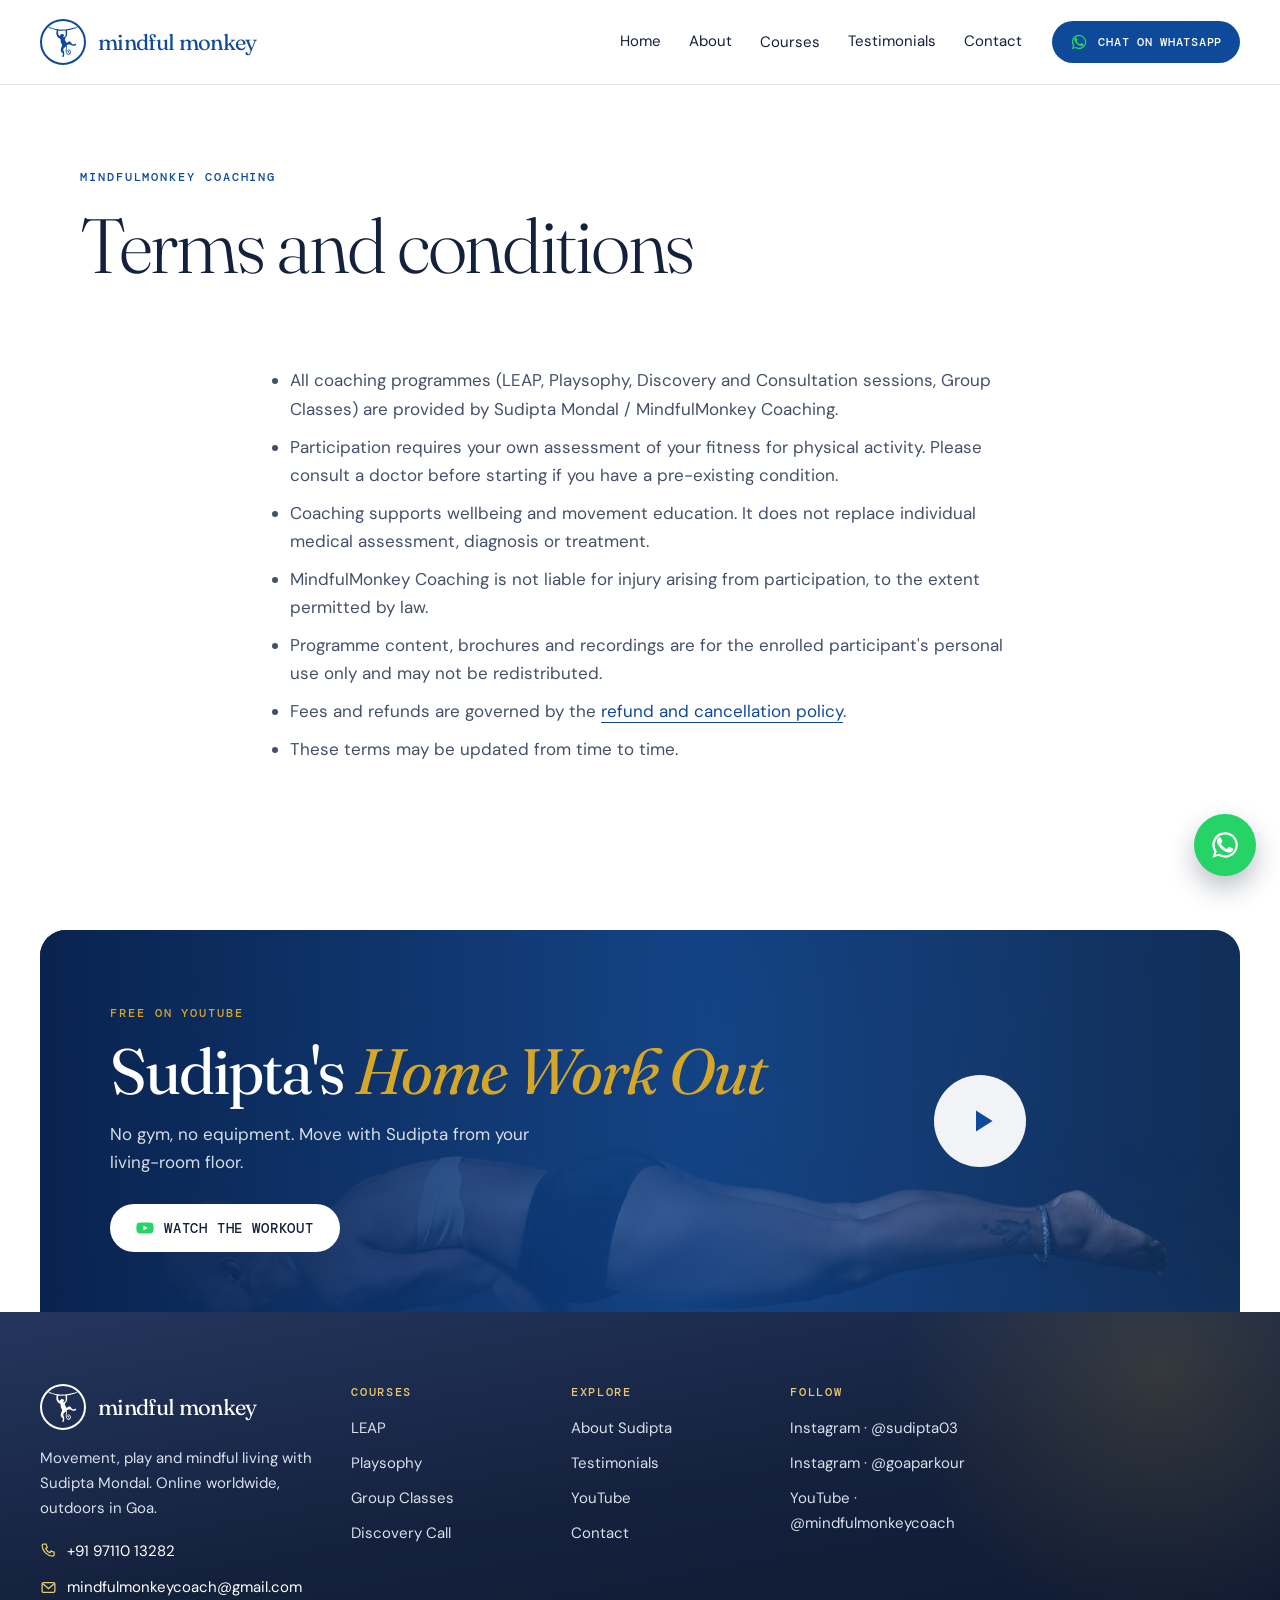
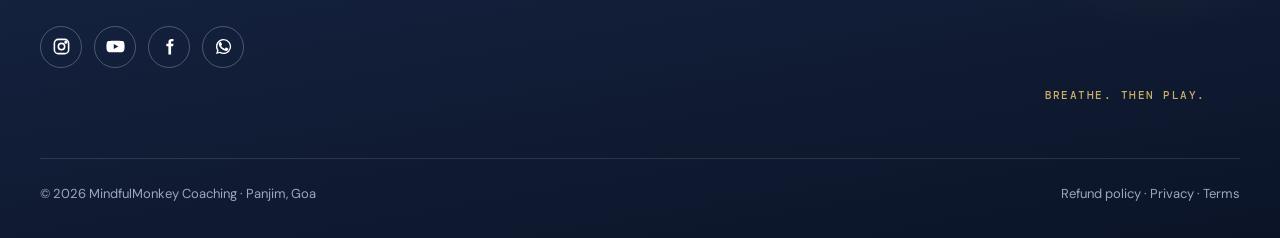
<file: terms.html>
<!doctype html>
<html lang="en">
<head>
<meta charset="utf-8">
<meta name="viewport" content="width=device-width, initial-scale=1">
<title>Terms and conditions · Mindful Monkey</title>
<meta name="description" content="Terms and conditions for MindfulMonkey Coaching.">
<meta property="og:title" content="Terms and conditions · Mindful Monkey">
<meta property="og:description" content="Terms and conditions for MindfulMonkey Coaching.">
<meta property="og:image" content="https://mindfulmonkeycoach.com/images/hero-storm-jump.jpg">
<meta name="theme-color" content="#0F4A9A">
<meta name="robots" content="noindex, nofollow">
<link rel="icon" href="images/logo-blue.jpg">
<link rel="preconnect" href="https://fonts.googleapis.com"><link rel="preconnect" href="https://fonts.gstatic.com" crossorigin>
<link href="https://fonts.googleapis.com/css2?family=DM+Mono:wght@400;500&family=DM+Sans:opsz,wght@9..40,400;9..40,500;9..40,600&family=Fraunces:ital,opsz,wght@0,9..144,300;0,9..144,400;0,9..144,500;1,9..144,300;1,9..144,400&display=swap" rel="stylesheet">
<link rel="stylesheet" href="css/site.css?v=mwp0wtvp">
</head>
<body>
<svg width="0" height="0" style="position:absolute" aria-hidden="true"><symbol id="mk" viewBox="0 0 183.0 187.2"><path fill-rule="evenodd" d="M0.4,0.1 0.0,0.5 0.0,1.1 0.6,1.9 1.1,3.5 2.0,4.9 3.0,5.8 4.6,6.6 5.6,6.9 6.5,7.5 9.1,8.1 10.2,8.8 15.0,9.0 16.4,9.4 20.0,9.8 21.6,10.6 23.0,10.9 24.8,11.6 27.0,12.0 28.2,12.8 29.1,12.9 30.5,13.5 32.8,13.9 34.2,15.0 35.8,15.5 37.9,15.8 39.4,16.6 40.9,17.1 41.8,17.8 43.4,18.1 44.4,18.8 49.0,19.4 50.6,20.1 52.1,21.4 52.0,24.2 51.4,26.8 51.0,30.6 50.4,32.4 50.1,35.9 50.1,43.1 50.4,45.6 51.5,47.9 52.2,51.2 53.4,53.5 54.0,54.1 54.5,55.4 55.2,56.4 55.5,57.5 56.1,58.5 56.2,59.4 57.0,60.5 57.4,61.8 58.0,62.8 59.8,64.2 60.2,64.9 60.4,65.5 63.1,67.6 64.0,67.8 64.6,68.1 66.2,69.9 67.9,70.6 69.1,70.9 70.1,71.6 71.5,72.1 73.6,73.9 75.9,76.4 76.9,80.5 76.9,86.5 77.1,87.4 77.2,92.5 77.8,93.9 78.2,96.6 78.9,97.5 79.4,99.8 80.0,100.2 80.4,101.5 81.1,102.2 81.4,103.6 82.0,104.8 82.1,105.6 83.0,106.6 83.4,107.6 84.0,108.1 84.2,109.5 86.1,112.5 86.5,114.1 86.5,115.0 85.9,116.0 85.9,116.5 85.4,117.2 85.1,118.4 84.5,119.0 84.0,120.5 83.4,121.0 82.9,122.6 82.1,123.9 81.9,126.2 81.2,127.5 80.9,129.1 80.4,129.9 80.1,132.4 79.2,134.2 78.9,137.0 78.2,138.1 78.1,141.6 77.5,144.0 77.5,147.4 78.1,150.8 79.1,152.8 81.2,154.9 82.6,157.5 84.0,158.9 86.8,160.9 87.4,161.8 89.2,163.4 91.0,165.9 91.2,167.1 91.0,171.6 90.2,172.9 90.1,174.1 89.4,175.2 89.0,176.6 88.5,177.2 88.2,178.8 87.4,181.2 87.4,183.8 88.2,185.6 89.6,186.8 90.5,187.1 91.8,187.2 94.0,186.6 96.2,184.6 97.2,182.6 97.8,179.8 97.9,176.4 99.0,172.9 99.1,160.1 98.4,158.9 98.1,155.9 97.4,154.6 97.1,153.4 96.2,152.1 95.2,149.2 95.1,148.1 94.4,147.1 94.2,145.9 93.5,144.6 93.5,144.0 93.0,142.6 93.4,138.9 94.0,138.0 94.2,137.0 95.4,134.9 100.8,129.5 101.8,128.1 104.1,126.2 106.5,123.2 108.8,121.8 109.2,121.8 109.6,122.1 109.8,123.0 110.2,123.9 110.2,125.1 111.0,126.5 111.0,127.5 110.5,129.8 110.0,136.8 109.2,138.0 109.0,142.5 108.5,143.9 108.6,149.6 109.2,153.0 109.5,156.8 110.2,159.2 111.2,160.4 111.4,161.2 112.4,163.8 114.0,166.6 115.2,167.8 115.9,168.0 117.5,169.6 120.2,171.6 122.4,172.1 123.4,172.8 128.2,173.2 132.5,171.9 134.0,171.0 137.0,167.5 139.1,164.1 140.1,161.5 140.5,156.0 140.1,153.2 139.2,151.5 139.0,150.1 138.4,149.1 138.0,147.9 137.4,146.9 135.1,144.9 134.1,143.0 133.1,142.0 131.5,141.5 131.1,141.0 130.1,140.8 129.0,139.9 126.6,140.1 123.5,141.1 120.4,144.9 120.2,146.5 119.6,148.0 119.5,150.2 120.1,153.5 121.2,155.5 122.4,156.8 125.5,158.9 128.0,158.8 129.9,157.6 130.6,155.5 130.6,154.2 129.9,153.0 129.0,152.6 127.8,152.5 125.6,151.6 124.1,150.4 123.5,149.4 123.2,148.1 123.6,146.4 125.5,144.9 126.5,144.4 127.9,144.2 129.1,144.8 131.4,146.2 132.9,148.1 133.8,149.9 133.9,150.6 134.4,151.6 135.1,152.4 135.9,154.1 135.9,155.5 135.0,159.8 134.2,161.1 133.9,162.5 132.4,164.4 131.0,165.6 127.1,167.5 125.1,167.8 123.6,167.6 118.6,164.8 117.4,163.5 114.2,157.8 114.0,143.4 114.4,136.0 115.0,134.6 115.0,129.5 115.5,124.5 115.5,120.6 115.0,115.1 116.0,113.9 116.4,112.6 117.5,111.6 121.1,110.9 122.4,110.0 124.5,109.6 125.9,109.0 128.4,108.8 133.0,109.0 135.4,109.8 136.9,109.9 138.4,110.8 139.9,111.0 141.2,111.8 142.2,111.9 143.4,112.5 144.5,112.8 145.4,113.8 146.4,114.0 147.5,114.8 150.0,115.1 152.9,116.6 154.8,116.9 156.2,117.5 161.1,117.6 162.2,117.0 164.0,116.9 165.0,116.5 165.8,115.9 166.9,115.8 167.5,115.1 169.1,114.6 169.5,114.1 171.5,112.8 173.1,110.6 173.1,106.2 172.4,105.1 171.5,104.6 171.1,104.1 168.4,103.9 167.0,104.6 165.2,105.0 164.9,105.5 163.5,106.0 163.0,106.5 161.9,107.0 161.1,107.8 160.4,107.9 159.5,108.4 157.2,108.8 154.1,108.6 152.9,107.8 151.8,107.5 151.1,106.8 150.1,106.5 148.2,104.9 147.4,104.8 146.1,103.8 145.5,102.5 145.1,100.9 142.5,97.9 142.1,96.9 140.8,95.4 139.5,94.6 136.9,91.6 135.8,90.9 133.4,90.8 132.4,90.4 131.6,90.4 131.1,90.6 127.2,91.1 125.0,91.9 123.2,92.9 122.5,93.8 121.8,94.0 121.1,94.8 120.4,95.0 117.6,97.5 115.6,98.5 114.4,98.5 113.9,98.2 112.6,97.0 112.4,96.0 111.5,95.5 110.5,94.5 110.1,92.8 108.5,90.8 108.1,89.6 107.4,88.9 105.5,85.1 105.2,83.1 104.5,81.8 104.1,79.4 103.5,78.1 103.4,75.4 103.5,74.0 104.1,72.8 104.5,70.9 105.5,69.4 106.2,68.8 106.5,67.9 108.0,66.0 108.2,64.8 111.0,62.5 112.1,60.1 112.9,59.5 114.0,57.5 114.4,55.4 115.1,54.2 115.4,52.9 116.1,51.6 116.4,48.9 117.0,47.6 117.2,46.4 117.4,30.8 116.2,26.9 116.4,22.1 117.1,21.2 118.2,20.9 121.1,20.6 122.8,20.0 125.2,19.5 128.2,19.5 130.5,18.8 132.8,18.5 134.0,18.0 136.9,17.8 138.2,16.9 139.9,16.6 141.5,15.9 144.8,15.5 146.2,14.8 148.2,14.5 149.4,14.0 151.6,13.6 152.8,13.0 154.9,12.5 156.4,11.8 161.6,10.8 163.1,9.9 165.0,9.8 166.2,9.0 167.9,8.8 168.9,8.0 170.9,7.6 171.6,7.1 173.5,6.8 174.6,6.1 176.5,5.9 179.4,3.8 181.6,3.5 182.8,2.5 183.0,1.9 182.9,1.2 181.5,0.6 179.5,0.5 178.2,0.6 176.0,1.6 171.2,1.9 170.1,2.5 167.2,2.9 165.9,3.6 163.2,3.9 161.4,4.8 158.1,5.0 154.5,5.9 152.1,6.9 145.5,7.9 143.5,8.6 140.8,8.9 138.9,9.6 136.2,10.0 134.2,10.9 131.4,11.1 130.5,11.6 128.2,12.1 126.5,12.1 124.8,12.6 120.0,13.1 118.2,13.6 111.0,14.0 107.4,14.9 98.9,15.6 92.1,15.6 83.4,16.0 80.0,16.4 71.9,15.6 69.9,15.2 66.5,15.1 65.0,14.6 62.8,14.5 61.2,14.0 54.2,13.6 49.9,13.0 45.6,12.8 43.5,11.9 40.4,11.4 38.9,10.6 37.2,10.5 36.1,9.9 34.1,9.8 30.5,8.9 28.9,7.9 24.9,6.8 23.5,5.9 22.1,5.6 20.9,4.9 18.5,4.5 17.6,4.0 15.4,3.5 12.0,2.1 8.8,1.6 7.6,1.0 5.4,0.8 3.4,0.0ZM106.9,22.5 107.2,23.0 107.5,24.5 107.4,27.8 108.1,30.6 108.2,46.8 107.1,55.5 106.2,57.1 102.1,60.6 101.4,60.9 100.6,61.9 99.5,62.5 98.6,62.6 96.9,63.4 94.6,63.2 94.0,62.8 93.9,61.4 94.1,61.0 94.1,59.1 94.4,58.4 95.1,57.1 95.9,56.6 96.2,55.9 97.1,55.1 98.1,53.5 98.2,50.9 98.0,49.1 97.0,47.9 92.5,46.8 91.1,45.9 90.1,45.6 89.6,45.0 88.6,44.5 88.0,43.9 86.8,43.8 85.9,43.4 82.5,43.0 81.4,43.6 80.1,44.9 79.0,46.6 78.2,47.2 76.4,49.6 75.0,50.5 72.5,50.9 71.4,51.5 70.5,53.2 70.4,54.6 70.9,55.1 71.1,56.2 72.0,57.6 73.5,58.6 73.8,59.2 74.4,59.8 74.2,60.0 73.8,60.0 72.4,59.4 71.6,58.6 71.0,58.4 66.2,53.6 65.4,52.2 65.0,51.0 64.4,50.2 64.1,48.8 63.1,47.2 62.6,47.0 62.0,46.1 61.8,43.0 61.2,41.2 61.1,36.9 60.6,33.1 60.6,31.8 60.9,31.2 60.6,26.6 61.4,24.1 62.2,23.0 62.9,22.8 72.2,23.0 86.9,23.0 97.0,22.6 98.4,22.0 100.2,22.4 106.0,22.1Z"/></symbol></svg><header class="site-header"><div class="wrap">
<a class="brand" href="index.html" aria-label="Mindful Monkey home"><span class="badge"><svg viewBox="0 0 183 187.2" aria-hidden="true"><use href="#mk"/></svg></span> mindful monkey</a>
<nav class="links" aria-label="Main">
<a href="index.html">Home</a><a href="about.html">About</a>
<span class="has-sub"><a href="courses.html">Courses</a><span class="sub">
<a href="online-coaching/leap.html">LEAP · 1-on-1</a><a href="online-coaching/playsophy.html">Playsophy · women only</a><a href="group-classes.html">Group Classes · Goa</a><a href="discovery.html">Discovery Call</a><a href="courses.html#upcoming">Bootcamps, retreats &amp; workshops</a><a href="online-coaching/compare.html">Compare LEAP and Playsophy</a></span></span>
<a href="testimonials.html">Testimonials</a><a href="contact.html">Contact</a>
</nav>
<a class="btn btn-blue hdr-cta" href="https://wa.me/919711013282?text=Hi%20Sudipta%2C%20I%20would%20like%20to%20know%20more%20about%20your%20coaching" target="_blank" rel="noopener"><svg viewBox="0 0 24 24" fill="currentColor" aria-hidden="true"><path d="M17.47 14.38c-.3-.15-1.76-.87-2.04-.97-.27-.1-.47-.15-.67.15-.2.3-.77.97-.94 1.17-.17.2-.35.22-.65.07-.3-.15-1.25-.46-2.38-1.47-.88-.78-1.47-1.75-1.65-2.05-.17-.3-.02-.46.13-.61.13-.13.3-.35.45-.52.15-.17.2-.3.3-.5.1-.2.05-.37-.02-.52-.07-.15-.67-1.62-.92-2.22-.24-.58-.49-.5-.67-.51h-.57c-.2 0-.52.07-.79.37-.27.3-1.04 1.02-1.04 2.48s1.07 2.87 1.22 3.07c.15.2 2.1 3.2 5.08 4.49.71.31 1.26.49 1.69.63.71.23 1.36.2 1.87.12.57-.08 1.76-.72 2.01-1.42.25-.7.25-1.3.17-1.42-.07-.13-.27-.2-.57-.35zM12.04 2.5a9.5 9.5 0 0 0-8.1 14.5L2.5 21.5l4.63-1.4a9.5 9.5 0 1 0 4.9-17.6zm0 17.3a7.78 7.78 0 0 1-3.97-1.08l-.28-.17-2.75.84.82-2.68-.18-.28a7.83 7.83 0 1 1 6.36 3.37z"/></svg> Chat on WhatsApp</a>
<button class="menu-btn" aria-label="Open menu" aria-expanded="false"><span></span><span></span><span></span></button>
</div></header>
<a class="wa-float" href="https://wa.me/919711013282?text=Hi%20Sudipta%2C%20I%20would%20like%20to%20know%20more%20about%20your%20coaching" target="_blank" rel="noopener" aria-label="Chat with Sudipta on WhatsApp"><svg viewBox="0 0 24 24" fill="currentColor" aria-hidden="true"><path d="M17.47 14.38c-.3-.15-1.76-.87-2.04-.97-.27-.1-.47-.15-.67.15-.2.3-.77.97-.94 1.17-.17.2-.35.22-.65.07-.3-.15-1.25-.46-2.38-1.47-.88-.78-1.47-1.75-1.65-2.05-.17-.3-.02-.46.13-.61.13-.13.3-.35.45-.52.15-.17.2-.3.3-.5.1-.2.05-.37-.02-.52-.07-.15-.67-1.62-.92-2.22-.24-.58-.49-.5-.67-.51h-.57c-.2 0-.52.07-.79.37-.27.3-1.04 1.02-1.04 2.48s1.07 2.87 1.22 3.07c.15.2 2.1 3.2 5.08 4.49.71.31 1.26.49 1.69.63.71.23 1.36.2 1.87.12.57-.08 1.76-.72 2.01-1.42.25-.7.25-1.3.17-1.42-.07-.13-.27-.2-.57-.35zM12.04 2.5a9.5 9.5 0 0 0-8.1 14.5L2.5 21.5l4.63-1.4a9.5 9.5 0 1 0 4.9-17.6zm0 17.3a7.78 7.78 0 0 1-3.97-1.08l-.28-.17-2.75.84.82-2.68-.18-.28a7.83 7.83 0 1 1 6.36 3.37z"/></svg></a>
<main>

<section class="phero" style="padding-bottom:40px"><div class="wrap"><p class="eyebrow">MindfulMonkey Coaching</p><h1 style="font-size:clamp(44px,6vw,80px)">Terms and conditions</h1></div></section>
<section style="padding-bottom:110px"><div class="wrap legal"><ul>
<li>All coaching programmes (LEAP, Playsophy, Discovery and Consultation sessions, Group Classes) are provided by Sudipta Mondal / MindfulMonkey Coaching.</li>
<li>Participation requires your own assessment of your fitness for physical activity. Please consult a doctor before starting if you have a pre-existing condition.</li>
<li>Coaching supports wellbeing and movement education. It does not replace individual medical assessment, diagnosis or treatment.</li>
<li>MindfulMonkey Coaching is not liable for injury arising from participation, to the extent permitted by law.</li>
<li>Programme content, brochures and recordings are for the enrolled participant's personal use only and may not be redistributed.</li>
<li>Fees and refunds are governed by the <a href="refund-policy.html">refund and cancellation policy</a>.</li>
<li>These terms may be updated from time to time.</li></ul></div></section><section class="workout"><div class="wrap" style="max-width:1360px">
<a class="banner" href="https://www.youtube.com/watch?v=d_9e7xTF6Dw" target="_blank" rel="noopener" data-yt="d_9e7xTF6Dw"><img loading="lazy" decoding="async" src="images/about-plank.jpg" alt="Sudipta holding a plank on paralettes"><div class="inner">
<p class="eyebrow" style="margin-bottom:16px">Free on YouTube</p>
<h2>Sudipta's <em>Home Work Out</em></h2>
<p>No gym, no equipment. Move with Sudipta from your living-room floor.</p>
<span class="btn btn-white"><svg viewBox="0 0 24 24" fill="currentColor" aria-hidden="true"><path d="M23 7.2a3 3 0 0 0-2.1-2.1C19 4.6 12 4.6 12 4.6s-7 0-8.9.5A3 3 0 0 0 1 7.2 31 31 0 0 0 .5 12 31 31 0 0 0 1 16.8a3 3 0 0 0 2.1 2.1c1.9.5 8.9.5 8.9.5s7 0 8.9-.5a3 3 0 0 0 2.1-2.1 31 31 0 0 0 .5-4.8 31 31 0 0 0-.5-4.8ZM9.8 15.1V8.9L15.6 12l-5.8 3.1Z"/></svg> Watch the workout</span></div><span class="play"><svg viewBox="0 0 24 24" fill="currentColor" aria-hidden="true"><path d="M8 5v14l11-7z"/></svg></span></a>
</div></section>
</main>
<footer class="site-footer"><div class="wrap" style="max-width:1360px"><div class="fcols">
<div><a class="brand" href="index.html"><span class="badge"><svg viewBox="0 0 183 187.2" aria-hidden="true"><use href="#mk"/></svg></span> mindful monkey</a><p style="font-size:15px;max-width:300px">Movement, play and mindful living with Sudipta Mondal. Online worldwide, outdoors in Goa.</p>
<ul class="fcontact"><li><a href="tel:+919711013282"><svg viewBox="0 0 24 24" fill="none" stroke="currentColor" stroke-width="1.8" aria-hidden="true"><path d="M5 3h3.5l1.8 4.6-2.3 1.5a11 11 0 0 0 6 6l1.5-2.3L20 14.5V18a2 2 0 0 1-2 2A16 16 0 0 1 3 5a2 2 0 0 1 2-2Z"/></svg>+91 97110 13282</a></li>
<li><a href="mailto:mindfulmonkeycoach@gmail.com"><svg viewBox="0 0 24 24" fill="none" stroke="currentColor" stroke-width="1.8" aria-hidden="true"><rect x="3" y="5" width="18" height="14" rx="2"/><path d="m3.5 6.5 8.5 7 8.5-7"/></svg>mindfulmonkeycoach@gmail.com</a></li></ul>
<div class="soc"><a href="https://www.instagram.com/sudipta03/" target="_blank" rel="noopener" aria-label="Instagram"><svg viewBox="0 0 24 24" fill="none" stroke="currentColor" stroke-width="2" aria-hidden="true"><rect x="3" y="3" width="18" height="18" rx="5"/><circle cx="12" cy="12" r="4"/><circle cx="17.5" cy="6.5" r="1" fill="currentColor"/></svg></a><a href="https://www.youtube.com/@mindfulmonkeycoach" target="_blank" rel="noopener" aria-label="YouTube"><svg viewBox="0 0 24 24" fill="currentColor" aria-hidden="true"><path d="M23 7.2a3 3 0 0 0-2.1-2.1C19 4.6 12 4.6 12 4.6s-7 0-8.9.5A3 3 0 0 0 1 7.2 31 31 0 0 0 .5 12 31 31 0 0 0 1 16.8a3 3 0 0 0 2.1 2.1c1.9.5 8.9.5 8.9.5s7 0 8.9-.5a3 3 0 0 0 2.1-2.1 31 31 0 0 0 .5-4.8 31 31 0 0 0-.5-4.8ZM9.8 15.1V8.9L15.6 12l-5.8 3.1Z"/></svg></a><a href="https://www.facebook.com/sudiptababycool/" target="_blank" rel="noopener" aria-label="Facebook"><svg viewBox="0 0 24 24" fill="currentColor" aria-hidden="true"><path d="M14 8.5V6.8c0-.8.2-1.3 1.4-1.3H17V2.6c-.3 0-1.3-.1-2.4-.1-2.4 0-4 1.5-4 4.1v1.9H8v3.2h2.6V22H14v-10.3h2.6l.4-3.2H14Z"/></svg></a><a href="https://wa.me/919711013282?text=Hi%20Sudipta" target="_blank" rel="noopener" aria-label="WhatsApp"><svg viewBox="0 0 24 24" fill="currentColor" aria-hidden="true"><path d="M17.47 14.38c-.3-.15-1.76-.87-2.04-.97-.27-.1-.47-.15-.67.15-.2.3-.77.97-.94 1.17-.17.2-.35.22-.65.07-.3-.15-1.25-.46-2.38-1.47-.88-.78-1.47-1.75-1.65-2.05-.17-.3-.02-.46.13-.61.13-.13.3-.35.45-.52.15-.17.2-.3.3-.5.1-.2.05-.37-.02-.52-.07-.15-.67-1.62-.92-2.22-.24-.58-.49-.5-.67-.51h-.57c-.2 0-.52.07-.79.37-.27.3-1.04 1.02-1.04 2.48s1.07 2.87 1.22 3.07c.15.2 2.1 3.2 5.08 4.49.71.31 1.26.49 1.69.63.71.23 1.36.2 1.87.12.57-.08 1.76-.72 2.01-1.42.25-.7.25-1.3.17-1.42-.07-.13-.27-.2-.57-.35zM12.04 2.5a9.5 9.5 0 0 0-8.1 14.5L2.5 21.5l4.63-1.4a9.5 9.5 0 1 0 4.9-17.6zm0 17.3a7.78 7.78 0 0 1-3.97-1.08l-.28-.17-2.75.84.82-2.68-.18-.28a7.83 7.83 0 1 1 6.36 3.37z"/></svg></a></div></div>
<div><h4>Courses</h4><ul><li><a href="online-coaching/leap.html">LEAP</a></li><li><a href="online-coaching/playsophy.html">Playsophy</a></li><li><a href="group-classes.html">Group Classes</a></li><li><a href="discovery.html">Discovery Call</a></li></ul></div>
<div><h4>Explore</h4><ul><li><a href="about.html">About Sudipta</a></li><li><a href="testimonials.html">Testimonials</a></li><li><a href="https://www.youtube.com/@mindfulmonkeycoach" target="_blank" rel="noopener">YouTube</a></li><li><a href="contact.html">Contact</a></li></ul></div>
<div><h4>Follow</h4><ul><li><a href="https://www.instagram.com/sudipta03/" target="_blank" rel="noopener">Instagram · @sudipta03</a></li><li><a href="https://www.instagram.com/goaparkour/" target="_blank" rel="noopener">Instagram · @goaparkour</a></li><li><a href="https://www.youtube.com/@mindfulmonkeycoach" target="_blank" rel="noopener">YouTube · @mindfulmonkeycoach</a></li></ul></div>
<div class="mk-foot"><svg viewBox="-39.7 -72.4 79.4 118.6" aria-hidden="true"><path d="M6.0 2.0L2.0 3.5" stroke="#D4A62A" stroke-width="6.0" stroke-linecap="round" fill="none"/><path d="M2.0 3.5L-2.0 5.1" stroke="#D4A62A" stroke-width="5.9" stroke-linecap="round" fill="none"/><path d="M-2.0 5.1L-6.0 6.8" stroke="#D4A62A" stroke-width="5.9" stroke-linecap="round" fill="none"/><path d="M-6.0 6.8L-9.8 8.7" stroke="#D4A62A" stroke-width="5.8" stroke-linecap="round" fill="none"/><path d="M-9.8 8.7L-13.6 10.8" stroke="#D4A62A" stroke-width="5.8" stroke-linecap="round" fill="none"/><path d="M-13.6 10.8L-17.1 13.3" stroke="#D4A62A" stroke-width="5.7" stroke-linecap="round" fill="none"/><path d="M-17.1 13.3L-20.3 16.2" stroke="#D4A62A" stroke-width="5.7" stroke-linecap="round" fill="none"/><path d="M-20.3 16.2L-22.9 19.6" stroke="#D4A62A" stroke-width="5.6" stroke-linecap="round" fill="none"/><path d="M-22.9 19.6L-24.8 23.5" stroke="#D4A62A" stroke-width="5.6" stroke-linecap="round" fill="none"/><path d="M-24.8 23.5L-25.5 27.7" stroke="#D4A62A" stroke-width="5.5" stroke-linecap="round" fill="none"/><path d="M-25.5 27.7L-24.8 31.9" stroke="#D4A62A" stroke-width="5.5" stroke-linecap="round" fill="none"/><path d="M-24.8 31.9L-22.4 35.5" stroke="#D4A62A" stroke-width="5.4" stroke-linecap="round" fill="none"/><path d="M-22.4 35.5L-18.6 37.6" stroke="#D4A62A" stroke-width="5.3" stroke-linecap="round" fill="none"/><path d="M-18.6 37.6L-14.3 37.2" stroke="#D4A62A" stroke-width="5.3" stroke-linecap="round" fill="none"/><path d="M-14.3 37.2L-11.2 34.2" stroke="#D4A62A" stroke-width="5.2" stroke-linecap="round" fill="none"/><path d="M-11.2 34.2L-11.2 29.9" stroke="#D4A62A" stroke-width="5.2" stroke-linecap="round" fill="none"/><path d="M-11.2 29.9L-14.5 27.1" stroke="#D4A62A" stroke-width="5.1" stroke-linecap="round" fill="none"/><path d="M-14.5 27.1L-18.5 28.5" stroke="#D4A62A" stroke-width="5.1" stroke-linecap="round" fill="none"/><path d="M-18.5 28.5L-19.0 32.7" stroke="#D4A62A" stroke-width="5.0" stroke-linecap="round" fill="none"/><path d="M-19.0 32.7L-15.1 34.5" stroke="#D4A62A" stroke-width="5.0" stroke-linecap="round" fill="none"/><path d="M-15.1 34.5L-12.8 30.8" stroke="#D4A62A" stroke-width="4.9" stroke-linecap="round" fill="none"/><path d="M-12.8 30.8L-16.4 28.5" stroke="#D4A62A" stroke-width="4.8" stroke-linecap="round" fill="none"/><path d="M-16.4 28.5L-18.2 32.4" stroke="#D4A62A" stroke-width="4.8" stroke-linecap="round" fill="none"/><path d="M-18.2 32.4L-13.9 32.9" stroke="#D4A62A" stroke-width="4.7" stroke-linecap="round" fill="none"/><path d="M6.0 2.0L2.0 3.5" stroke="#101B33" stroke-width="3.0" stroke-linecap="round" fill="none"/><path d="M2.0 3.5L-2.0 5.1" stroke="#101B33" stroke-width="2.9" stroke-linecap="round" fill="none"/><path d="M-2.0 5.1L-6.0 6.8" stroke="#101B33" stroke-width="2.9" stroke-linecap="round" fill="none"/><path d="M-6.0 6.8L-9.8 8.7" stroke="#101B33" stroke-width="2.8" stroke-linecap="round" fill="none"/><path d="M-9.8 8.7L-13.6 10.8" stroke="#101B33" stroke-width="2.8" stroke-linecap="round" fill="none"/><path d="M-13.6 10.8L-17.1 13.3" stroke="#101B33" stroke-width="2.7" stroke-linecap="round" fill="none"/><path d="M-17.1 13.3L-20.3 16.2" stroke="#101B33" stroke-width="2.7" stroke-linecap="round" fill="none"/><path d="M-20.3 16.2L-22.9 19.6" stroke="#101B33" stroke-width="2.6" stroke-linecap="round" fill="none"/><path d="M-22.9 19.6L-24.8 23.5" stroke="#101B33" stroke-width="2.6" stroke-linecap="round" fill="none"/><path d="M-24.8 23.5L-25.5 27.7" stroke="#101B33" stroke-width="2.5" stroke-linecap="round" fill="none"/><path d="M-25.5 27.7L-24.8 31.9" stroke="#101B33" stroke-width="2.5" stroke-linecap="round" fill="none"/><path d="M-24.8 31.9L-22.4 35.5" stroke="#101B33" stroke-width="2.4" stroke-linecap="round" fill="none"/><path d="M-22.4 35.5L-18.6 37.6" stroke="#101B33" stroke-width="2.3" stroke-linecap="round" fill="none"/><path d="M-18.6 37.6L-14.3 37.2" stroke="#101B33" stroke-width="2.3" stroke-linecap="round" fill="none"/><path d="M-14.3 37.2L-11.2 34.2" stroke="#101B33" stroke-width="2.2" stroke-linecap="round" fill="none"/><path d="M-11.2 34.2L-11.2 29.9" stroke="#101B33" stroke-width="2.2" stroke-linecap="round" fill="none"/><path d="M-11.2 29.9L-14.5 27.1" stroke="#101B33" stroke-width="2.1" stroke-linecap="round" fill="none"/><path d="M-14.5 27.1L-18.5 28.5" stroke="#101B33" stroke-width="2.1" stroke-linecap="round" fill="none"/><path d="M-18.5 28.5L-19.0 32.7" stroke="#101B33" stroke-width="2.0" stroke-linecap="round" fill="none"/><path d="M-19.0 32.7L-15.1 34.5" stroke="#101B33" stroke-width="2.0" stroke-linecap="round" fill="none"/><path d="M-15.1 34.5L-12.8 30.8" stroke="#101B33" stroke-width="1.9" stroke-linecap="round" fill="none"/><path d="M-12.8 30.8L-16.4 28.5" stroke="#101B33" stroke-width="1.8" stroke-linecap="round" fill="none"/><path d="M-16.4 28.5L-18.2 32.4" stroke="#101B33" stroke-width="1.8" stroke-linecap="round" fill="none"/><path d="M-18.2 32.4L-13.9 32.9" stroke="#101B33" stroke-width="1.7" stroke-linecap="round" fill="none"/><path d="M6.5 3.0L7.4 0.4L8.2 -2.3L7.8 -4.9L7.3 -7.5L6.8 -10.1L6.4 -12.8L6.8 -15.4L7.8 -18.0L8.8 -20.6L9.8 -23.3L10.7 -25.9L11.1 -28.5L10.9 -31.1L10.6 -33.8L8.6 -36.4L5.5 -39.0L-5.5 -39.0L-8.6 -36.4L-10.6 -33.8L-10.9 -31.1L-11.1 -28.5L-10.7 -25.9L-9.8 -23.3L-8.8 -20.6L-7.8 -18.0L-6.8 -15.4L-6.4 -12.8L-6.8 -10.1L-7.3 -7.5L-7.8 -4.9L-8.2 -2.3L-7.4 0.4L-6.5 3.0Z" fill="#D4A62A" stroke="#D4A62A" stroke-width="3.0" stroke-linejoin="round"/><circle cx="0.0" cy="3.0" r="8.0" fill="#D4A62A"/><circle cx="0.0" cy="-39.0" r="7.0" fill="#D4A62A"/><path d="M6.5 3.0L7.4 0.4L8.2 -2.3L7.8 -4.9L7.3 -7.5L6.8 -10.1L6.4 -12.8L6.8 -15.4L7.8 -18.0L8.8 -20.6L9.8 -23.3L10.7 -25.9L11.1 -28.5L10.9 -31.1L10.6 -33.8L8.6 -36.4L5.5 -39.0L-5.5 -39.0L-8.6 -36.4L-10.6 -33.8L-10.9 -31.1L-11.1 -28.5L-10.7 -25.9L-9.8 -23.3L-8.8 -20.6L-7.8 -18.0L-6.8 -15.4L-6.4 -12.8L-6.8 -10.1L-7.3 -7.5L-7.8 -4.9L-8.2 -2.3L-7.4 0.4L-6.5 3.0Z" fill="#101B33"/><circle cx="0.0" cy="3.0" r="6.5" fill="#101B33"/><circle cx="0.0" cy="-39.0" r="5.5" fill="#101B33"/><path d="M-5.5 -5.2L-10.6 -5.0L-15.0 -4.8L-18.8 -4.5L-22.0 -4.1L-24.6 -3.7L-26.6 -3.2L-28.3 -2.5L-30.4 -0.2L-29.2 3.4L-27.6 4.4L-25.6 4.8L-23.2 5.3L-20.2 5.7L-16.6 6.2L-12.3 6.8L-7.4 7.6L-6.7 3.6L-11.6 2.7L-15.7 1.8L-19.1 0.9L-21.9 -0.0L-23.9 -0.8L-25.1 -1.5L-25.2 -1.4L-24.5 1.2L-25.8 2.8L-25.3 2.9L-23.8 2.8L-21.5 2.8L-18.5 2.8L-14.9 2.9L-10.5 3.0L-5.5 3.2Z" fill="#D4A62A" stroke="#D4A62A" stroke-width="3.0" stroke-linejoin="round"/><circle cx="-5.5" cy="-1.0" r="5.7" fill="#D4A62A"/><circle cx="-7.1" cy="5.6" r="3.5" fill="#D4A62A"/><ellipse cx="-7.6" cy="9.6" rx="8.9" ry="4.7" transform="rotate(278.0 -7.6 9.6)" fill="#D4A62A"/><path d="M-5.5 -5.2L-10.6 -5.0L-15.0 -4.8L-18.8 -4.5L-22.0 -4.1L-24.6 -3.7L-26.6 -3.2L-28.3 -2.5L-30.4 -0.2L-29.2 3.4L-27.6 4.4L-25.6 4.8L-23.2 5.3L-20.2 5.7L-16.6 6.2L-12.3 6.8L-7.4 7.6L-6.7 3.6L-11.6 2.7L-15.7 1.8L-19.1 0.9L-21.9 -0.0L-23.9 -0.8L-25.1 -1.5L-25.2 -1.4L-24.5 1.2L-25.8 2.8L-25.3 2.9L-23.8 2.8L-21.5 2.8L-18.5 2.8L-14.9 2.9L-10.5 3.0L-5.5 3.2Z" fill="#101B33"/><circle cx="-5.5" cy="-1.0" r="4.2" fill="#101B33"/><circle cx="-7.1" cy="5.6" r="2.0" fill="#101B33"/><ellipse cx="-7.6" cy="9.6" rx="7.4" ry="3.2" transform="rotate(278.0 -7.6 9.6)" fill="#101B33"/><path d="M5.5 3.2L10.5 3.0L14.9 2.9L18.5 2.8L21.5 2.8L23.8 2.8L25.3 2.9L25.8 2.8L24.5 1.2L25.2 -1.4L25.1 -1.5L23.9 -0.8L21.9 -0.0L19.1 0.9L15.7 1.8L11.6 2.7L6.7 3.6L7.4 7.6L12.3 6.8L16.6 6.2L20.2 5.7L23.2 5.3L25.6 4.8L27.6 4.4L29.2 3.4L30.4 -0.2L28.3 -2.5L26.6 -3.2L24.6 -3.7L22.0 -4.1L18.8 -4.5L15.0 -4.8L10.6 -5.0L5.5 -5.2Z" fill="#D4A62A" stroke="#D4A62A" stroke-width="3.0" stroke-linejoin="round"/><circle cx="5.5" cy="-1.0" r="5.7" fill="#D4A62A"/><circle cx="7.1" cy="5.6" r="3.5" fill="#D4A62A"/><ellipse cx="7.6" cy="9.6" rx="8.9" ry="4.7" transform="rotate(262.0 7.6 9.6)" fill="#D4A62A"/><path d="M5.5 3.2L10.5 3.0L14.9 2.9L18.5 2.8L21.5 2.8L23.8 2.8L25.3 2.9L25.8 2.8L24.5 1.2L25.2 -1.4L25.1 -1.5L23.9 -0.8L21.9 -0.0L19.1 0.9L15.7 1.8L11.6 2.7L6.7 3.6L7.4 7.6L12.3 6.8L16.6 6.2L20.2 5.7L23.2 5.3L25.6 4.8L27.6 4.4L29.2 3.4L30.4 -0.2L28.3 -2.5L26.6 -3.2L24.6 -3.7L22.0 -4.1L18.8 -4.5L15.0 -4.8L10.6 -5.0L5.5 -5.2Z" fill="#101B33"/><circle cx="5.5" cy="-1.0" r="4.2" fill="#101B33"/><circle cx="7.1" cy="5.6" r="2.0" fill="#101B33"/><ellipse cx="7.6" cy="9.6" rx="7.4" ry="3.2" transform="rotate(262.0 7.6 9.6)" fill="#101B33"/><circle cx="-12.6" cy="-52.5" r="5.9" fill="#D4A62A"/><circle cx="12.6" cy="-52.5" r="5.9" fill="#D4A62A"/><ellipse cx="0.0" cy="-52.5" rx="13.9" ry="13.1" transform="rotate(0.0 0.0 -52.5)" fill="#D4A62A"/><circle cx="-12.6" cy="-52.5" r="4.4" fill="#101B33"/><circle cx="12.6" cy="-52.5" r="4.4" fill="#101B33"/><ellipse cx="0.0" cy="-52.5" rx="12.4" ry="11.6" transform="rotate(0.0 0.0 -52.5)" fill="#101B33"/><circle cx="-4.6" cy="-54.1" r="6.5" fill="#D4A62A"/><circle cx="4.6" cy="-54.1" r="6.5" fill="#D4A62A"/><ellipse cx="0.0" cy="-47.1" rx="8.9" ry="6.7" transform="rotate(0.0 0.0 -47.1)" fill="#D4A62A"/><circle cx="-4.6" cy="-54.1" r="5.0" fill="#101B33"/><circle cx="4.6" cy="-54.1" r="5.0" fill="#101B33"/><ellipse cx="0.0" cy="-47.1" rx="7.4" ry="5.2" transform="rotate(0.0 0.0 -47.1)" fill="#101B33"/><path d="M-13.5 -36.2L-14.2 -32.8L-14.9 -29.6L-15.7 -26.6L-16.4 -23.7L-17.3 -20.9L-18.1 -18.3L-19.0 -15.9L-19.9 -13.6L-21.0 -11.6L-22.2 -9.7L-23.2 -7.8L-24.2 -6.1L-25.2 -4.6L-26.3 -3.2L-27.4 -1.9L-28.5 -0.8L-26.4 1.9L-24.9 0.7L-23.5 -0.6L-22.0 -2.0L-20.7 -3.6L-19.3 -5.4L-18.0 -7.3L-16.9 -9.4L-15.9 -11.7L-14.8 -14.1L-13.6 -16.6L-12.5 -19.3L-11.4 -22.1L-10.4 -25.0L-9.4 -28.1L-8.4 -31.4L-7.5 -34.8Z" fill="#D4A62A" stroke="#D4A62A" stroke-width="3.0" stroke-linejoin="round"/><circle cx="-10.5" cy="-35.5" r="4.6" fill="#D4A62A"/><circle cx="-27.4" cy="0.5" r="3.2" fill="#D4A62A"/><ellipse cx="-28.3" cy="1.8" rx="4.4" ry="5.4" transform="rotate(-144.2 -28.3 1.8)" fill="#D4A62A"/><path d="M-13.5 -36.2L-14.2 -32.8L-14.9 -29.6L-15.7 -26.6L-16.4 -23.7L-17.3 -20.9L-18.1 -18.3L-19.0 -15.9L-19.9 -13.6L-21.0 -11.6L-22.2 -9.7L-23.2 -7.8L-24.2 -6.1L-25.2 -4.6L-26.3 -3.2L-27.4 -1.9L-28.5 -0.8L-26.4 1.9L-24.9 0.7L-23.5 -0.6L-22.0 -2.0L-20.7 -3.6L-19.3 -5.4L-18.0 -7.3L-16.9 -9.4L-15.9 -11.7L-14.8 -14.1L-13.6 -16.6L-12.5 -19.3L-11.4 -22.1L-10.4 -25.0L-9.4 -28.1L-8.4 -31.4L-7.5 -34.8Z" fill="#101B33"/><circle cx="-10.5" cy="-35.5" r="3.1" fill="#101B33"/><circle cx="-27.4" cy="0.5" r="1.7" fill="#101B33"/><ellipse cx="-28.3" cy="1.8" rx="2.9" ry="3.9" transform="rotate(-144.2 -28.3 1.8)" fill="#101B33"/><path d="M7.5 -34.8L8.4 -31.4L9.4 -28.1L10.4 -25.0L11.4 -22.1L12.5 -19.3L13.6 -16.6L14.8 -14.1L15.9 -11.7L16.9 -9.4L18.0 -7.3L19.3 -5.4L20.7 -3.6L22.0 -2.0L23.5 -0.6L24.9 0.7L26.4 1.9L28.5 -0.8L27.4 -1.9L26.3 -3.2L25.2 -4.6L24.2 -6.1L23.2 -7.8L22.2 -9.7L21.0 -11.6L19.9 -13.6L19.0 -15.9L18.1 -18.3L17.3 -20.9L16.4 -23.7L15.7 -26.6L14.9 -29.6L14.2 -32.8L13.5 -36.2Z" fill="#D4A62A" stroke="#D4A62A" stroke-width="3.0" stroke-linejoin="round"/><circle cx="10.5" cy="-35.5" r="4.6" fill="#D4A62A"/><circle cx="27.4" cy="0.5" r="3.2" fill="#D4A62A"/><ellipse cx="28.3" cy="1.8" rx="4.4" ry="5.4" transform="rotate(144.2 28.3 1.8)" fill="#D4A62A"/><path d="M7.5 -34.8L8.4 -31.4L9.4 -28.1L10.4 -25.0L11.4 -22.1L12.5 -19.3L13.6 -16.6L14.8 -14.1L15.9 -11.7L16.9 -9.4L18.0 -7.3L19.3 -5.4L20.7 -3.6L22.0 -2.0L23.5 -0.6L24.9 0.7L26.4 1.9L28.5 -0.8L27.4 -1.9L26.3 -3.2L25.2 -4.6L24.2 -6.1L23.2 -7.8L22.2 -9.7L21.0 -11.6L19.9 -13.6L19.0 -15.9L18.1 -18.3L17.3 -20.9L16.4 -23.7L15.7 -26.6L14.9 -29.6L14.2 -32.8L13.5 -36.2Z" fill="#101B33"/><circle cx="10.5" cy="-35.5" r="3.1" fill="#101B33"/><circle cx="27.4" cy="0.5" r="1.7" fill="#101B33"/><ellipse cx="28.3" cy="1.8" rx="2.9" ry="3.9" transform="rotate(144.2 28.3 1.8)" fill="#101B33"/><circle cx="-12.6" cy="-52.5" r="1.8" fill="none" stroke="#D4A62A" stroke-width="0.9"/><circle cx="12.6" cy="-52.5" r="1.8" fill="none" stroke="#D4A62A" stroke-width="0.9"/><path d="M-6.3 -54.3q1.8 1.3 3.6 0" stroke="#D4A62A" stroke-width="1.1" fill="none" stroke-linecap="round" transform="rotate(0.0 -4.5 -54.3)"/><path d="M2.7 -54.3q1.8 1.3 3.6 0" stroke="#D4A62A" stroke-width="1.1" fill="none" stroke-linecap="round" transform="rotate(0.0 4.5 -54.3)"/><circle cx="-1.3" cy="-48.7" r="0.6" fill="#D4A62A"/><circle cx="1.3" cy="-48.7" r="0.6" fill="#D4A62A"/><path d="M-2.0 -45.3q2.0 0.6 4.0 0" stroke="#D4A62A" stroke-width="1.1" fill="none" stroke-linecap="round" transform="rotate(0.0 0.0 -45.3)"/></svg><small>Breathe. Then play.</small></div>
</div><div class="base"><span>© 2026 MindfulMonkey Coaching · Panjim, Goa</span><span><a href="refund-policy.html">Refund policy</a> · <a href="privacy-policy.html">Privacy</a> · <a href="terms.html">Terms</a></span></div></div></footer>
<script src="js/site.js?v=mwp0wtvp"></script>
<script src="js/rig.js?v=mwp0wtvp"></script>
<script src="js/monkeys.js?v=mwp0wtvp"></script>
</body>
</html>
</file>
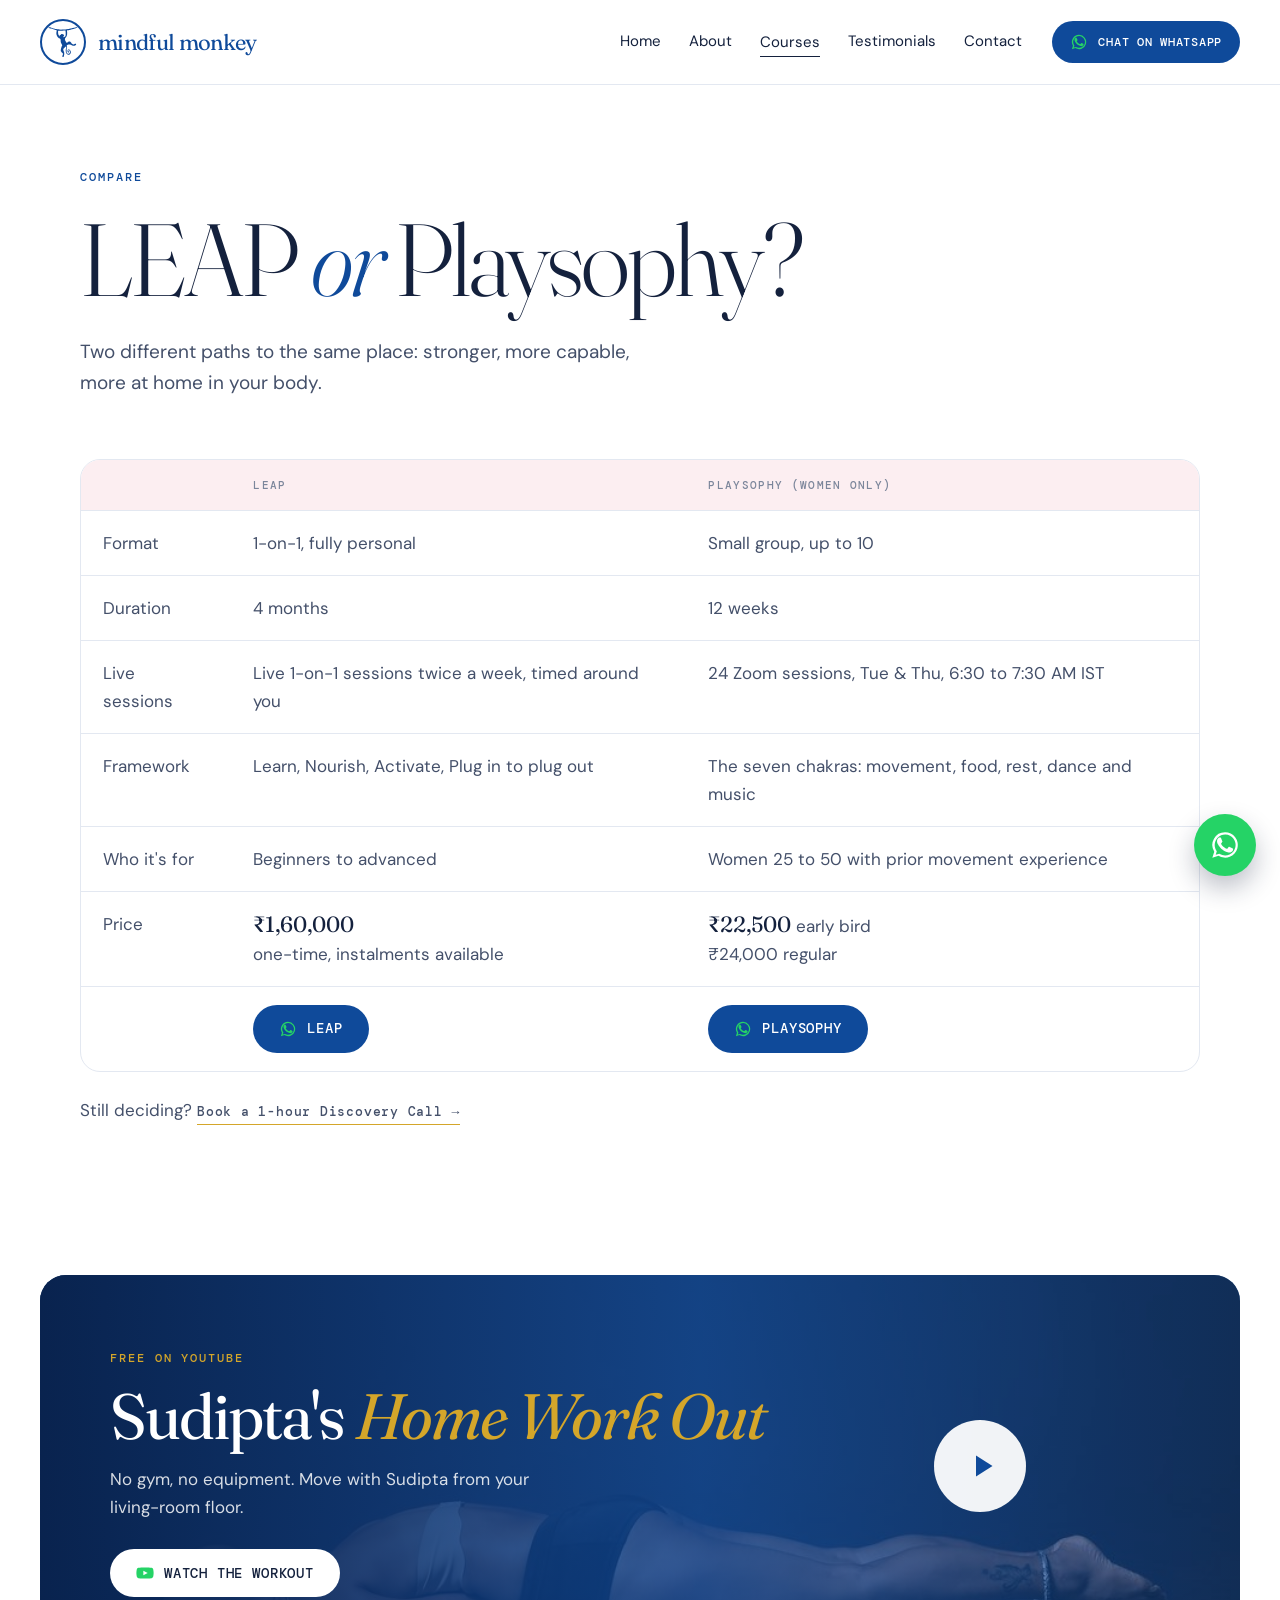
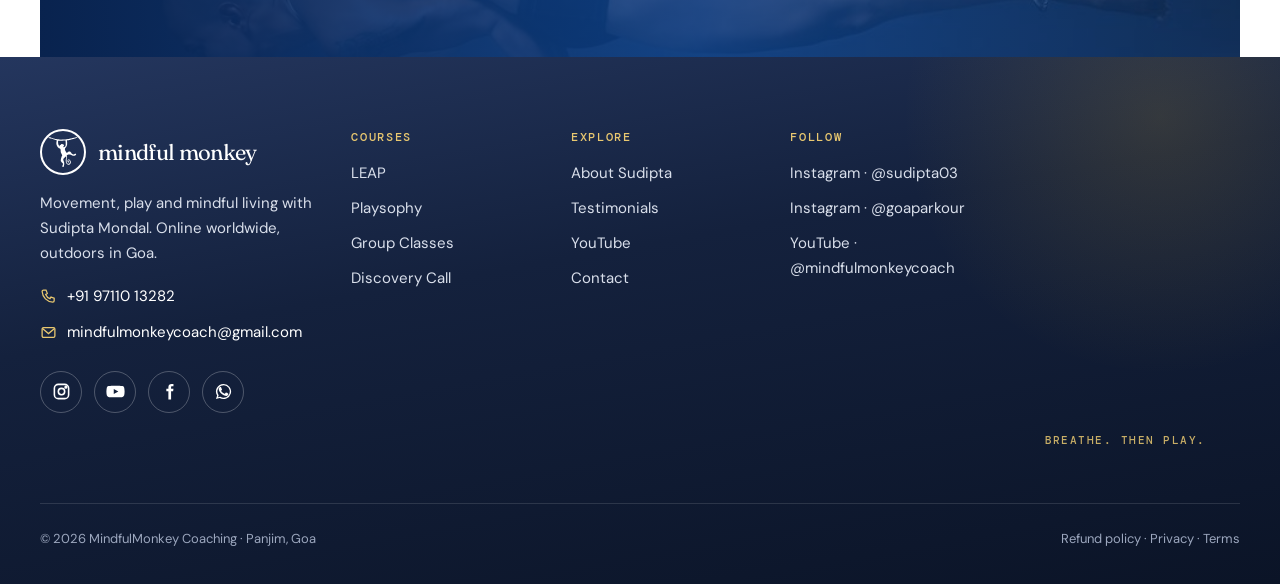
<file: online-coaching/compare.html>
<!doctype html>
<html lang="en">
<head>
<meta charset="utf-8">
<meta name="viewport" content="width=device-width, initial-scale=1">
<title>LEAP vs Playsophy · Mindful Monkey</title>
<meta name="description" content="A side-by-side comparison of LEAP and Playsophy, Sudipta Mondal's two online programmes.">
<meta property="og:title" content="LEAP vs Playsophy · Mindful Monkey">
<meta property="og:description" content="A side-by-side comparison of LEAP and Playsophy, Sudipta Mondal's two online programmes.">
<meta property="og:image" content="https://mindfulmonkeycoach.com/images/hero-storm-jump.jpg">
<meta name="theme-color" content="#0F4A9A">
<meta name="robots" content="noindex, nofollow">
<link rel="icon" href="../images/logo-blue.jpg">
<link rel="preconnect" href="https://fonts.googleapis.com"><link rel="preconnect" href="https://fonts.gstatic.com" crossorigin>
<link href="https://fonts.googleapis.com/css2?family=DM+Mono:wght@400;500&family=DM+Sans:opsz,wght@9..40,400;9..40,500;9..40,600&family=Fraunces:ital,opsz,wght@0,9..144,300;0,9..144,400;0,9..144,500;1,9..144,300;1,9..144,400&display=swap" rel="stylesheet">
<link rel="stylesheet" href="../css/site.css?v=mwp0wtvp">
</head>
<body>
<svg width="0" height="0" style="position:absolute" aria-hidden="true"><symbol id="mk" viewBox="0 0 183.0 187.2"><path fill-rule="evenodd" d="M0.4,0.1 0.0,0.5 0.0,1.1 0.6,1.9 1.1,3.5 2.0,4.9 3.0,5.8 4.6,6.6 5.6,6.9 6.5,7.5 9.1,8.1 10.2,8.8 15.0,9.0 16.4,9.4 20.0,9.8 21.6,10.6 23.0,10.9 24.8,11.6 27.0,12.0 28.2,12.8 29.1,12.9 30.5,13.5 32.8,13.9 34.2,15.0 35.8,15.5 37.9,15.8 39.4,16.6 40.9,17.1 41.8,17.8 43.4,18.1 44.4,18.8 49.0,19.4 50.6,20.1 52.1,21.4 52.0,24.2 51.4,26.8 51.0,30.6 50.4,32.4 50.1,35.9 50.1,43.1 50.4,45.6 51.5,47.9 52.2,51.2 53.4,53.5 54.0,54.1 54.5,55.4 55.2,56.4 55.5,57.5 56.1,58.5 56.2,59.4 57.0,60.5 57.4,61.8 58.0,62.8 59.8,64.2 60.2,64.9 60.4,65.5 63.1,67.6 64.0,67.8 64.6,68.1 66.2,69.9 67.9,70.6 69.1,70.9 70.1,71.6 71.5,72.1 73.6,73.9 75.9,76.4 76.9,80.5 76.9,86.5 77.1,87.4 77.2,92.5 77.8,93.9 78.2,96.6 78.9,97.5 79.4,99.8 80.0,100.2 80.4,101.5 81.1,102.2 81.4,103.6 82.0,104.8 82.1,105.6 83.0,106.6 83.4,107.6 84.0,108.1 84.2,109.5 86.1,112.5 86.5,114.1 86.5,115.0 85.9,116.0 85.9,116.5 85.4,117.2 85.1,118.4 84.5,119.0 84.0,120.5 83.4,121.0 82.9,122.6 82.1,123.9 81.9,126.2 81.2,127.5 80.9,129.1 80.4,129.9 80.1,132.4 79.2,134.2 78.9,137.0 78.2,138.1 78.1,141.6 77.5,144.0 77.5,147.4 78.1,150.8 79.1,152.8 81.2,154.9 82.6,157.5 84.0,158.9 86.8,160.9 87.4,161.8 89.2,163.4 91.0,165.9 91.2,167.1 91.0,171.6 90.2,172.9 90.1,174.1 89.4,175.2 89.0,176.6 88.5,177.2 88.2,178.8 87.4,181.2 87.4,183.8 88.2,185.6 89.6,186.8 90.5,187.1 91.8,187.2 94.0,186.6 96.2,184.6 97.2,182.6 97.8,179.8 97.9,176.4 99.0,172.9 99.1,160.1 98.4,158.9 98.1,155.9 97.4,154.6 97.1,153.4 96.2,152.1 95.2,149.2 95.1,148.1 94.4,147.1 94.2,145.9 93.5,144.6 93.5,144.0 93.0,142.6 93.4,138.9 94.0,138.0 94.2,137.0 95.4,134.9 100.8,129.5 101.8,128.1 104.1,126.2 106.5,123.2 108.8,121.8 109.2,121.8 109.6,122.1 109.8,123.0 110.2,123.9 110.2,125.1 111.0,126.5 111.0,127.5 110.5,129.8 110.0,136.8 109.2,138.0 109.0,142.5 108.5,143.9 108.6,149.6 109.2,153.0 109.5,156.8 110.2,159.2 111.2,160.4 111.4,161.2 112.4,163.8 114.0,166.6 115.2,167.8 115.9,168.0 117.5,169.6 120.2,171.6 122.4,172.1 123.4,172.8 128.2,173.2 132.5,171.9 134.0,171.0 137.0,167.5 139.1,164.1 140.1,161.5 140.5,156.0 140.1,153.2 139.2,151.5 139.0,150.1 138.4,149.1 138.0,147.9 137.4,146.9 135.1,144.9 134.1,143.0 133.1,142.0 131.5,141.5 131.1,141.0 130.1,140.8 129.0,139.9 126.6,140.1 123.5,141.1 120.4,144.9 120.2,146.5 119.6,148.0 119.5,150.2 120.1,153.5 121.2,155.5 122.4,156.8 125.5,158.9 128.0,158.8 129.9,157.6 130.6,155.5 130.6,154.2 129.9,153.0 129.0,152.6 127.8,152.5 125.6,151.6 124.1,150.4 123.5,149.4 123.2,148.1 123.6,146.4 125.5,144.9 126.5,144.4 127.9,144.2 129.1,144.8 131.4,146.2 132.9,148.1 133.8,149.9 133.9,150.6 134.4,151.6 135.1,152.4 135.9,154.1 135.9,155.5 135.0,159.8 134.2,161.1 133.9,162.5 132.4,164.4 131.0,165.6 127.1,167.5 125.1,167.8 123.6,167.6 118.6,164.8 117.4,163.5 114.2,157.8 114.0,143.4 114.4,136.0 115.0,134.6 115.0,129.5 115.5,124.5 115.5,120.6 115.0,115.1 116.0,113.9 116.4,112.6 117.5,111.6 121.1,110.9 122.4,110.0 124.5,109.6 125.9,109.0 128.4,108.8 133.0,109.0 135.4,109.8 136.9,109.9 138.4,110.8 139.9,111.0 141.2,111.8 142.2,111.9 143.4,112.5 144.5,112.8 145.4,113.8 146.4,114.0 147.5,114.8 150.0,115.1 152.9,116.6 154.8,116.9 156.2,117.5 161.1,117.6 162.2,117.0 164.0,116.9 165.0,116.5 165.8,115.9 166.9,115.8 167.5,115.1 169.1,114.6 169.5,114.1 171.5,112.8 173.1,110.6 173.1,106.2 172.4,105.1 171.5,104.6 171.1,104.1 168.4,103.9 167.0,104.6 165.2,105.0 164.9,105.5 163.5,106.0 163.0,106.5 161.9,107.0 161.1,107.8 160.4,107.9 159.5,108.4 157.2,108.8 154.1,108.6 152.9,107.8 151.8,107.5 151.1,106.8 150.1,106.5 148.2,104.9 147.4,104.8 146.1,103.8 145.5,102.5 145.1,100.9 142.5,97.9 142.1,96.9 140.8,95.4 139.5,94.6 136.9,91.6 135.8,90.9 133.4,90.8 132.4,90.4 131.6,90.4 131.1,90.6 127.2,91.1 125.0,91.9 123.2,92.9 122.5,93.8 121.8,94.0 121.1,94.8 120.4,95.0 117.6,97.5 115.6,98.5 114.4,98.5 113.9,98.2 112.6,97.0 112.4,96.0 111.5,95.5 110.5,94.5 110.1,92.8 108.5,90.8 108.1,89.6 107.4,88.9 105.5,85.1 105.2,83.1 104.5,81.8 104.1,79.4 103.5,78.1 103.4,75.4 103.5,74.0 104.1,72.8 104.5,70.9 105.5,69.4 106.2,68.8 106.5,67.9 108.0,66.0 108.2,64.8 111.0,62.5 112.1,60.1 112.9,59.5 114.0,57.5 114.4,55.4 115.1,54.2 115.4,52.9 116.1,51.6 116.4,48.9 117.0,47.6 117.2,46.4 117.4,30.8 116.2,26.9 116.4,22.1 117.1,21.2 118.2,20.9 121.1,20.6 122.8,20.0 125.2,19.5 128.2,19.5 130.5,18.8 132.8,18.5 134.0,18.0 136.9,17.8 138.2,16.9 139.9,16.6 141.5,15.9 144.8,15.5 146.2,14.8 148.2,14.5 149.4,14.0 151.6,13.6 152.8,13.0 154.9,12.5 156.4,11.8 161.6,10.8 163.1,9.9 165.0,9.8 166.2,9.0 167.9,8.8 168.9,8.0 170.9,7.6 171.6,7.1 173.5,6.8 174.6,6.1 176.5,5.9 179.4,3.8 181.6,3.5 182.8,2.5 183.0,1.9 182.9,1.2 181.5,0.6 179.5,0.5 178.2,0.6 176.0,1.6 171.2,1.9 170.1,2.5 167.2,2.9 165.9,3.6 163.2,3.9 161.4,4.8 158.1,5.0 154.5,5.9 152.1,6.9 145.5,7.9 143.5,8.6 140.8,8.9 138.9,9.6 136.2,10.0 134.2,10.9 131.4,11.1 130.5,11.6 128.2,12.1 126.5,12.1 124.8,12.6 120.0,13.1 118.2,13.6 111.0,14.0 107.4,14.9 98.9,15.6 92.1,15.6 83.4,16.0 80.0,16.4 71.9,15.6 69.9,15.2 66.5,15.1 65.0,14.6 62.8,14.5 61.2,14.0 54.2,13.6 49.9,13.0 45.6,12.8 43.5,11.9 40.4,11.4 38.9,10.6 37.2,10.5 36.1,9.9 34.1,9.8 30.5,8.9 28.9,7.9 24.9,6.8 23.5,5.9 22.1,5.6 20.9,4.9 18.5,4.5 17.6,4.0 15.4,3.5 12.0,2.1 8.8,1.6 7.6,1.0 5.4,0.8 3.4,0.0ZM106.9,22.5 107.2,23.0 107.5,24.5 107.4,27.8 108.1,30.6 108.2,46.8 107.1,55.5 106.2,57.1 102.1,60.6 101.4,60.9 100.6,61.9 99.5,62.5 98.6,62.6 96.9,63.4 94.6,63.2 94.0,62.8 93.9,61.4 94.1,61.0 94.1,59.1 94.4,58.4 95.1,57.1 95.9,56.6 96.2,55.9 97.1,55.1 98.1,53.5 98.2,50.9 98.0,49.1 97.0,47.9 92.5,46.8 91.1,45.9 90.1,45.6 89.6,45.0 88.6,44.5 88.0,43.9 86.8,43.8 85.9,43.4 82.5,43.0 81.4,43.6 80.1,44.9 79.0,46.6 78.2,47.2 76.4,49.6 75.0,50.5 72.5,50.9 71.4,51.5 70.5,53.2 70.4,54.6 70.9,55.1 71.1,56.2 72.0,57.6 73.5,58.6 73.8,59.2 74.4,59.8 74.2,60.0 73.8,60.0 72.4,59.4 71.6,58.6 71.0,58.4 66.2,53.6 65.4,52.2 65.0,51.0 64.4,50.2 64.1,48.8 63.1,47.2 62.6,47.0 62.0,46.1 61.8,43.0 61.2,41.2 61.1,36.9 60.6,33.1 60.6,31.8 60.9,31.2 60.6,26.6 61.4,24.1 62.2,23.0 62.9,22.8 72.2,23.0 86.9,23.0 97.0,22.6 98.4,22.0 100.2,22.4 106.0,22.1Z"/></symbol></svg><header class="site-header"><div class="wrap">
<a class="brand" href="../index.html" aria-label="Mindful Monkey home"><span class="badge"><svg viewBox="0 0 183 187.2" aria-hidden="true"><use href="#mk"/></svg></span> mindful monkey</a>
<nav class="links" aria-label="Main">
<a href="../index.html">Home</a><a href="../about.html">About</a>
<span class="has-sub"><a href="../courses.html" class="on">Courses</a><span class="sub">
<a href="../online-coaching/leap.html">LEAP · 1-on-1</a><a href="../online-coaching/playsophy.html">Playsophy · women only</a><a href="../group-classes.html">Group Classes · Goa</a><a href="../discovery.html">Discovery Call</a><a href="../courses.html#upcoming">Bootcamps, retreats &amp; workshops</a><a href="../online-coaching/compare.html">Compare LEAP and Playsophy</a></span></span>
<a href="../testimonials.html">Testimonials</a><a href="../contact.html">Contact</a>
</nav>
<a class="btn btn-blue hdr-cta" href="https://wa.me/919711013282?text=Hi%20Sudipta%2C%20I%20would%20like%20to%20know%20more%20about%20your%20coaching" target="_blank" rel="noopener"><svg viewBox="0 0 24 24" fill="currentColor" aria-hidden="true"><path d="M17.47 14.38c-.3-.15-1.76-.87-2.04-.97-.27-.1-.47-.15-.67.15-.2.3-.77.97-.94 1.17-.17.2-.35.22-.65.07-.3-.15-1.25-.46-2.38-1.47-.88-.78-1.47-1.75-1.65-2.05-.17-.3-.02-.46.13-.61.13-.13.3-.35.45-.52.15-.17.2-.3.3-.5.1-.2.05-.37-.02-.52-.07-.15-.67-1.62-.92-2.22-.24-.58-.49-.5-.67-.51h-.57c-.2 0-.52.07-.79.37-.27.3-1.04 1.02-1.04 2.48s1.07 2.87 1.22 3.07c.15.2 2.1 3.2 5.08 4.49.71.31 1.26.49 1.69.63.71.23 1.36.2 1.87.12.57-.08 1.76-.72 2.01-1.42.25-.7.25-1.3.17-1.42-.07-.13-.27-.2-.57-.35zM12.04 2.5a9.5 9.5 0 0 0-8.1 14.5L2.5 21.5l4.63-1.4a9.5 9.5 0 1 0 4.9-17.6zm0 17.3a7.78 7.78 0 0 1-3.97-1.08l-.28-.17-2.75.84.82-2.68-.18-.28a7.83 7.83 0 1 1 6.36 3.37z"/></svg> Chat on WhatsApp</a>
<button class="menu-btn" aria-label="Open menu" aria-expanded="false"><span></span><span></span><span></span></button>
</div></header>
<a class="wa-float" href="https://wa.me/919711013282?text=Hi%20Sudipta%2C%20I%20would%20like%20to%20know%20more%20about%20your%20coaching" target="_blank" rel="noopener" aria-label="Chat with Sudipta on WhatsApp"><svg viewBox="0 0 24 24" fill="currentColor" aria-hidden="true"><path d="M17.47 14.38c-.3-.15-1.76-.87-2.04-.97-.27-.1-.47-.15-.67.15-.2.3-.77.97-.94 1.17-.17.2-.35.22-.65.07-.3-.15-1.25-.46-2.38-1.47-.88-.78-1.47-1.75-1.65-2.05-.17-.3-.02-.46.13-.61.13-.13.3-.35.45-.52.15-.17.2-.3.3-.5.1-.2.05-.37-.02-.52-.07-.15-.67-1.62-.92-2.22-.24-.58-.49-.5-.67-.51h-.57c-.2 0-.52.07-.79.37-.27.3-1.04 1.02-1.04 2.48s1.07 2.87 1.22 3.07c.15.2 2.1 3.2 5.08 4.49.71.31 1.26.49 1.69.63.71.23 1.36.2 1.87.12.57-.08 1.76-.72 2.01-1.42.25-.7.25-1.3.17-1.42-.07-.13-.27-.2-.57-.35zM12.04 2.5a9.5 9.5 0 0 0-8.1 14.5L2.5 21.5l4.63-1.4a9.5 9.5 0 1 0 4.9-17.6zm0 17.3a7.78 7.78 0 0 1-3.97-1.08l-.28-.17-2.75.84.82-2.68-.18-.28a7.83 7.83 0 1 1 6.36 3.37z"/></svg></a>
<main>

<section class="phero" style="padding-bottom:50px"><div class="wrap"><p class="eyebrow">Compare</p><h1>LEAP <em>or</em> Playsophy?</h1>
<p class="lede">Two different paths to the same place: stronger, more capable, more at home in your body.</p><p class="fx-note"></p></div></section>
<section style="padding-bottom:110px"><div class="wrap" style="overflow-x:auto">
<table class="ptable"><tr><th></th><th>LEAP</th><th>Playsophy (women only)</th></tr>
<tr><td>Format</td><td>1-on-1, fully personal</td><td>Small group, up to 10</td></tr>
<tr><td>Duration</td><td>4 months</td><td>12 weeks</td></tr>
<tr><td>Live sessions</td><td>Live 1-on-1 sessions twice a week, timed around you</td><td>24 Zoom sessions, Tue &amp; Thu, 6:30 to 7:30 AM IST</td></tr>
<tr><td>Framework</td><td>Learn, Nourish, Activate, Plug in to plug out</td><td>The seven chakras: movement, food, rest, dance and music</td></tr>
<tr><td>Who it's for</td><td>Beginners to advanced</td><td>Women 25 to 50 with prior movement experience</td></tr>
<tr><td>Price</td><td><b><span data-inr="160000">₹1,60,000</span></b><br>one-time, instalments available</td><td><b><span data-inr="22500">₹22,500</span></b> early bird<br><span data-inr="24000">₹24,000</span> regular</td></tr>
<tr><td></td><td><a class="btn btn-blue" href="https://wa.me/919711013282?text=Hi%20I%20am%20interested%20in%20LEAP" target="_blank" rel="noopener"><svg viewBox="0 0 24 24" fill="currentColor" aria-hidden="true"><path d="M17.47 14.38c-.3-.15-1.76-.87-2.04-.97-.27-.1-.47-.15-.67.15-.2.3-.77.97-.94 1.17-.17.2-.35.22-.65.07-.3-.15-1.25-.46-2.38-1.47-.88-.78-1.47-1.75-1.65-2.05-.17-.3-.02-.46.13-.61.13-.13.3-.35.45-.52.15-.17.2-.3.3-.5.1-.2.05-.37-.02-.52-.07-.15-.67-1.62-.92-2.22-.24-.58-.49-.5-.67-.51h-.57c-.2 0-.52.07-.79.37-.27.3-1.04 1.02-1.04 2.48s1.07 2.87 1.22 3.07c.15.2 2.1 3.2 5.08 4.49.71.31 1.26.49 1.69.63.71.23 1.36.2 1.87.12.57-.08 1.76-.72 2.01-1.42.25-.7.25-1.3.17-1.42-.07-.13-.27-.2-.57-.35zM12.04 2.5a9.5 9.5 0 0 0-8.1 14.5L2.5 21.5l4.63-1.4a9.5 9.5 0 1 0 4.9-17.6zm0 17.3a7.78 7.78 0 0 1-3.97-1.08l-.28-.17-2.75.84.82-2.68-.18-.28a7.83 7.83 0 1 1 6.36 3.37z"/></svg> LEAP</a></td><td><a class="btn btn-blue" href="https://wa.me/919711013282?text=Hi%20I%20am%20interested%20in%20Playsophy" target="_blank" rel="noopener"><svg viewBox="0 0 24 24" fill="currentColor" aria-hidden="true"><path d="M17.47 14.38c-.3-.15-1.76-.87-2.04-.97-.27-.1-.47-.15-.67.15-.2.3-.77.97-.94 1.17-.17.2-.35.22-.65.07-.3-.15-1.25-.46-2.38-1.47-.88-.78-1.47-1.75-1.65-2.05-.17-.3-.02-.46.13-.61.13-.13.3-.35.45-.52.15-.17.2-.3.3-.5.1-.2.05-.37-.02-.52-.07-.15-.67-1.62-.92-2.22-.24-.58-.49-.5-.67-.51h-.57c-.2 0-.52.07-.79.37-.27.3-1.04 1.02-1.04 2.48s1.07 2.87 1.22 3.07c.15.2 2.1 3.2 5.08 4.49.71.31 1.26.49 1.69.63.71.23 1.36.2 1.87.12.57-.08 1.76-.72 2.01-1.42.25-.7.25-1.3.17-1.42-.07-.13-.27-.2-.57-.35zM12.04 2.5a9.5 9.5 0 0 0-8.1 14.5L2.5 21.5l4.63-1.4a9.5 9.5 0 1 0 4.9-17.6zm0 17.3a7.78 7.78 0 0 1-3.97-1.08l-.28-.17-2.75.84.82-2.68-.18-.28a7.83 7.83 0 1 1 6.36 3.37z"/></svg> Playsophy</a></td></tr>
</table>
<p style="margin-top:24px">Still deciding? <a class="text-link" href="../discovery.html">Book a 1-hour Discovery Call →</a></p>
</div></section><section class="workout"><div class="wrap" style="max-width:1360px">
<a class="banner" href="https://www.youtube.com/watch?v=d_9e7xTF6Dw" target="_blank" rel="noopener" data-yt="d_9e7xTF6Dw"><img loading="lazy" decoding="async" src="../images/about-plank.jpg" alt="Sudipta holding a plank on paralettes"><div class="inner">
<p class="eyebrow" style="margin-bottom:16px">Free on YouTube</p>
<h2>Sudipta's <em>Home Work Out</em></h2>
<p>No gym, no equipment. Move with Sudipta from your living-room floor.</p>
<span class="btn btn-white"><svg viewBox="0 0 24 24" fill="currentColor" aria-hidden="true"><path d="M23 7.2a3 3 0 0 0-2.1-2.1C19 4.6 12 4.6 12 4.6s-7 0-8.9.5A3 3 0 0 0 1 7.2 31 31 0 0 0 .5 12 31 31 0 0 0 1 16.8a3 3 0 0 0 2.1 2.1c1.9.5 8.9.5 8.9.5s7 0 8.9-.5a3 3 0 0 0 2.1-2.1 31 31 0 0 0 .5-4.8 31 31 0 0 0-.5-4.8ZM9.8 15.1V8.9L15.6 12l-5.8 3.1Z"/></svg> Watch the workout</span></div><span class="play"><svg viewBox="0 0 24 24" fill="currentColor" aria-hidden="true"><path d="M8 5v14l11-7z"/></svg></span></a>
</div></section>
</main>
<footer class="site-footer"><div class="wrap" style="max-width:1360px"><div class="fcols">
<div><a class="brand" href="../index.html"><span class="badge"><svg viewBox="0 0 183 187.2" aria-hidden="true"><use href="#mk"/></svg></span> mindful monkey</a><p style="font-size:15px;max-width:300px">Movement, play and mindful living with Sudipta Mondal. Online worldwide, outdoors in Goa.</p>
<ul class="fcontact"><li><a href="tel:+919711013282"><svg viewBox="0 0 24 24" fill="none" stroke="currentColor" stroke-width="1.8" aria-hidden="true"><path d="M5 3h3.5l1.8 4.6-2.3 1.5a11 11 0 0 0 6 6l1.5-2.3L20 14.5V18a2 2 0 0 1-2 2A16 16 0 0 1 3 5a2 2 0 0 1 2-2Z"/></svg>+91 97110 13282</a></li>
<li><a href="mailto:mindfulmonkeycoach@gmail.com"><svg viewBox="0 0 24 24" fill="none" stroke="currentColor" stroke-width="1.8" aria-hidden="true"><rect x="3" y="5" width="18" height="14" rx="2"/><path d="m3.5 6.5 8.5 7 8.5-7"/></svg>mindfulmonkeycoach@gmail.com</a></li></ul>
<div class="soc"><a href="https://www.instagram.com/sudipta03/" target="_blank" rel="noopener" aria-label="Instagram"><svg viewBox="0 0 24 24" fill="none" stroke="currentColor" stroke-width="2" aria-hidden="true"><rect x="3" y="3" width="18" height="18" rx="5"/><circle cx="12" cy="12" r="4"/><circle cx="17.5" cy="6.5" r="1" fill="currentColor"/></svg></a><a href="https://www.youtube.com/@mindfulmonkeycoach" target="_blank" rel="noopener" aria-label="YouTube"><svg viewBox="0 0 24 24" fill="currentColor" aria-hidden="true"><path d="M23 7.2a3 3 0 0 0-2.1-2.1C19 4.6 12 4.6 12 4.6s-7 0-8.9.5A3 3 0 0 0 1 7.2 31 31 0 0 0 .5 12 31 31 0 0 0 1 16.8a3 3 0 0 0 2.1 2.1c1.9.5 8.9.5 8.9.5s7 0 8.9-.5a3 3 0 0 0 2.1-2.1 31 31 0 0 0 .5-4.8 31 31 0 0 0-.5-4.8ZM9.8 15.1V8.9L15.6 12l-5.8 3.1Z"/></svg></a><a href="https://www.facebook.com/sudiptababycool/" target="_blank" rel="noopener" aria-label="Facebook"><svg viewBox="0 0 24 24" fill="currentColor" aria-hidden="true"><path d="M14 8.5V6.8c0-.8.2-1.3 1.4-1.3H17V2.6c-.3 0-1.3-.1-2.4-.1-2.4 0-4 1.5-4 4.1v1.9H8v3.2h2.6V22H14v-10.3h2.6l.4-3.2H14Z"/></svg></a><a href="https://wa.me/919711013282?text=Hi%20Sudipta" target="_blank" rel="noopener" aria-label="WhatsApp"><svg viewBox="0 0 24 24" fill="currentColor" aria-hidden="true"><path d="M17.47 14.38c-.3-.15-1.76-.87-2.04-.97-.27-.1-.47-.15-.67.15-.2.3-.77.97-.94 1.17-.17.2-.35.22-.65.07-.3-.15-1.25-.46-2.38-1.47-.88-.78-1.47-1.75-1.65-2.05-.17-.3-.02-.46.13-.61.13-.13.3-.35.45-.52.15-.17.2-.3.3-.5.1-.2.05-.37-.02-.52-.07-.15-.67-1.62-.92-2.22-.24-.58-.49-.5-.67-.51h-.57c-.2 0-.52.07-.79.37-.27.3-1.04 1.02-1.04 2.48s1.07 2.87 1.22 3.07c.15.2 2.1 3.2 5.08 4.49.71.31 1.26.49 1.69.63.71.23 1.36.2 1.87.12.57-.08 1.76-.72 2.01-1.42.25-.7.25-1.3.17-1.42-.07-.13-.27-.2-.57-.35zM12.04 2.5a9.5 9.5 0 0 0-8.1 14.5L2.5 21.5l4.63-1.4a9.5 9.5 0 1 0 4.9-17.6zm0 17.3a7.78 7.78 0 0 1-3.97-1.08l-.28-.17-2.75.84.82-2.68-.18-.28a7.83 7.83 0 1 1 6.36 3.37z"/></svg></a></div></div>
<div><h4>Courses</h4><ul><li><a href="../online-coaching/leap.html">LEAP</a></li><li><a href="../online-coaching/playsophy.html">Playsophy</a></li><li><a href="../group-classes.html">Group Classes</a></li><li><a href="../discovery.html">Discovery Call</a></li></ul></div>
<div><h4>Explore</h4><ul><li><a href="../about.html">About Sudipta</a></li><li><a href="../testimonials.html">Testimonials</a></li><li><a href="https://www.youtube.com/@mindfulmonkeycoach" target="_blank" rel="noopener">YouTube</a></li><li><a href="../contact.html">Contact</a></li></ul></div>
<div><h4>Follow</h4><ul><li><a href="https://www.instagram.com/sudipta03/" target="_blank" rel="noopener">Instagram · @sudipta03</a></li><li><a href="https://www.instagram.com/goaparkour/" target="_blank" rel="noopener">Instagram · @goaparkour</a></li><li><a href="https://www.youtube.com/@mindfulmonkeycoach" target="_blank" rel="noopener">YouTube · @mindfulmonkeycoach</a></li></ul></div>
<div class="mk-foot"><svg viewBox="-39.7 -72.4 79.4 118.6" aria-hidden="true"><path d="M6.0 2.0L2.0 3.5" stroke="#D4A62A" stroke-width="6.0" stroke-linecap="round" fill="none"/><path d="M2.0 3.5L-2.0 5.1" stroke="#D4A62A" stroke-width="5.9" stroke-linecap="round" fill="none"/><path d="M-2.0 5.1L-6.0 6.8" stroke="#D4A62A" stroke-width="5.9" stroke-linecap="round" fill="none"/><path d="M-6.0 6.8L-9.8 8.7" stroke="#D4A62A" stroke-width="5.8" stroke-linecap="round" fill="none"/><path d="M-9.8 8.7L-13.6 10.8" stroke="#D4A62A" stroke-width="5.8" stroke-linecap="round" fill="none"/><path d="M-13.6 10.8L-17.1 13.3" stroke="#D4A62A" stroke-width="5.7" stroke-linecap="round" fill="none"/><path d="M-17.1 13.3L-20.3 16.2" stroke="#D4A62A" stroke-width="5.7" stroke-linecap="round" fill="none"/><path d="M-20.3 16.2L-22.9 19.6" stroke="#D4A62A" stroke-width="5.6" stroke-linecap="round" fill="none"/><path d="M-22.9 19.6L-24.8 23.5" stroke="#D4A62A" stroke-width="5.6" stroke-linecap="round" fill="none"/><path d="M-24.8 23.5L-25.5 27.7" stroke="#D4A62A" stroke-width="5.5" stroke-linecap="round" fill="none"/><path d="M-25.5 27.7L-24.8 31.9" stroke="#D4A62A" stroke-width="5.5" stroke-linecap="round" fill="none"/><path d="M-24.8 31.9L-22.4 35.5" stroke="#D4A62A" stroke-width="5.4" stroke-linecap="round" fill="none"/><path d="M-22.4 35.5L-18.6 37.6" stroke="#D4A62A" stroke-width="5.3" stroke-linecap="round" fill="none"/><path d="M-18.6 37.6L-14.3 37.2" stroke="#D4A62A" stroke-width="5.3" stroke-linecap="round" fill="none"/><path d="M-14.3 37.2L-11.2 34.2" stroke="#D4A62A" stroke-width="5.2" stroke-linecap="round" fill="none"/><path d="M-11.2 34.2L-11.2 29.9" stroke="#D4A62A" stroke-width="5.2" stroke-linecap="round" fill="none"/><path d="M-11.2 29.9L-14.5 27.1" stroke="#D4A62A" stroke-width="5.1" stroke-linecap="round" fill="none"/><path d="M-14.5 27.1L-18.5 28.5" stroke="#D4A62A" stroke-width="5.1" stroke-linecap="round" fill="none"/><path d="M-18.5 28.5L-19.0 32.7" stroke="#D4A62A" stroke-width="5.0" stroke-linecap="round" fill="none"/><path d="M-19.0 32.7L-15.1 34.5" stroke="#D4A62A" stroke-width="5.0" stroke-linecap="round" fill="none"/><path d="M-15.1 34.5L-12.8 30.8" stroke="#D4A62A" stroke-width="4.9" stroke-linecap="round" fill="none"/><path d="M-12.8 30.8L-16.4 28.5" stroke="#D4A62A" stroke-width="4.8" stroke-linecap="round" fill="none"/><path d="M-16.4 28.5L-18.2 32.4" stroke="#D4A62A" stroke-width="4.8" stroke-linecap="round" fill="none"/><path d="M-18.2 32.4L-13.9 32.9" stroke="#D4A62A" stroke-width="4.7" stroke-linecap="round" fill="none"/><path d="M6.0 2.0L2.0 3.5" stroke="#101B33" stroke-width="3.0" stroke-linecap="round" fill="none"/><path d="M2.0 3.5L-2.0 5.1" stroke="#101B33" stroke-width="2.9" stroke-linecap="round" fill="none"/><path d="M-2.0 5.1L-6.0 6.8" stroke="#101B33" stroke-width="2.9" stroke-linecap="round" fill="none"/><path d="M-6.0 6.8L-9.8 8.7" stroke="#101B33" stroke-width="2.8" stroke-linecap="round" fill="none"/><path d="M-9.8 8.7L-13.6 10.8" stroke="#101B33" stroke-width="2.8" stroke-linecap="round" fill="none"/><path d="M-13.6 10.8L-17.1 13.3" stroke="#101B33" stroke-width="2.7" stroke-linecap="round" fill="none"/><path d="M-17.1 13.3L-20.3 16.2" stroke="#101B33" stroke-width="2.7" stroke-linecap="round" fill="none"/><path d="M-20.3 16.2L-22.9 19.6" stroke="#101B33" stroke-width="2.6" stroke-linecap="round" fill="none"/><path d="M-22.9 19.6L-24.8 23.5" stroke="#101B33" stroke-width="2.6" stroke-linecap="round" fill="none"/><path d="M-24.8 23.5L-25.5 27.7" stroke="#101B33" stroke-width="2.5" stroke-linecap="round" fill="none"/><path d="M-25.5 27.7L-24.8 31.9" stroke="#101B33" stroke-width="2.5" stroke-linecap="round" fill="none"/><path d="M-24.8 31.9L-22.4 35.5" stroke="#101B33" stroke-width="2.4" stroke-linecap="round" fill="none"/><path d="M-22.4 35.5L-18.6 37.6" stroke="#101B33" stroke-width="2.3" stroke-linecap="round" fill="none"/><path d="M-18.6 37.6L-14.3 37.2" stroke="#101B33" stroke-width="2.3" stroke-linecap="round" fill="none"/><path d="M-14.3 37.2L-11.2 34.2" stroke="#101B33" stroke-width="2.2" stroke-linecap="round" fill="none"/><path d="M-11.2 34.2L-11.2 29.9" stroke="#101B33" stroke-width="2.2" stroke-linecap="round" fill="none"/><path d="M-11.2 29.9L-14.5 27.1" stroke="#101B33" stroke-width="2.1" stroke-linecap="round" fill="none"/><path d="M-14.5 27.1L-18.5 28.5" stroke="#101B33" stroke-width="2.1" stroke-linecap="round" fill="none"/><path d="M-18.5 28.5L-19.0 32.7" stroke="#101B33" stroke-width="2.0" stroke-linecap="round" fill="none"/><path d="M-19.0 32.7L-15.1 34.5" stroke="#101B33" stroke-width="2.0" stroke-linecap="round" fill="none"/><path d="M-15.1 34.5L-12.8 30.8" stroke="#101B33" stroke-width="1.9" stroke-linecap="round" fill="none"/><path d="M-12.8 30.8L-16.4 28.5" stroke="#101B33" stroke-width="1.8" stroke-linecap="round" fill="none"/><path d="M-16.4 28.5L-18.2 32.4" stroke="#101B33" stroke-width="1.8" stroke-linecap="round" fill="none"/><path d="M-18.2 32.4L-13.9 32.9" stroke="#101B33" stroke-width="1.7" stroke-linecap="round" fill="none"/><path d="M6.5 3.0L7.4 0.4L8.2 -2.3L7.8 -4.9L7.3 -7.5L6.8 -10.1L6.4 -12.8L6.8 -15.4L7.8 -18.0L8.8 -20.6L9.8 -23.3L10.7 -25.9L11.1 -28.5L10.9 -31.1L10.6 -33.8L8.6 -36.4L5.5 -39.0L-5.5 -39.0L-8.6 -36.4L-10.6 -33.8L-10.9 -31.1L-11.1 -28.5L-10.7 -25.9L-9.8 -23.3L-8.8 -20.6L-7.8 -18.0L-6.8 -15.4L-6.4 -12.8L-6.8 -10.1L-7.3 -7.5L-7.8 -4.9L-8.2 -2.3L-7.4 0.4L-6.5 3.0Z" fill="#D4A62A" stroke="#D4A62A" stroke-width="3.0" stroke-linejoin="round"/><circle cx="0.0" cy="3.0" r="8.0" fill="#D4A62A"/><circle cx="0.0" cy="-39.0" r="7.0" fill="#D4A62A"/><path d="M6.5 3.0L7.4 0.4L8.2 -2.3L7.8 -4.9L7.3 -7.5L6.8 -10.1L6.4 -12.8L6.8 -15.4L7.8 -18.0L8.8 -20.6L9.8 -23.3L10.7 -25.9L11.1 -28.5L10.9 -31.1L10.6 -33.8L8.6 -36.4L5.5 -39.0L-5.5 -39.0L-8.6 -36.4L-10.6 -33.8L-10.9 -31.1L-11.1 -28.5L-10.7 -25.9L-9.8 -23.3L-8.8 -20.6L-7.8 -18.0L-6.8 -15.4L-6.4 -12.8L-6.8 -10.1L-7.3 -7.5L-7.8 -4.9L-8.2 -2.3L-7.4 0.4L-6.5 3.0Z" fill="#101B33"/><circle cx="0.0" cy="3.0" r="6.5" fill="#101B33"/><circle cx="0.0" cy="-39.0" r="5.5" fill="#101B33"/><path d="M-5.5 -5.2L-10.6 -5.0L-15.0 -4.8L-18.8 -4.5L-22.0 -4.1L-24.6 -3.7L-26.6 -3.2L-28.3 -2.5L-30.4 -0.2L-29.2 3.4L-27.6 4.4L-25.6 4.8L-23.2 5.3L-20.2 5.7L-16.6 6.2L-12.3 6.8L-7.4 7.6L-6.7 3.6L-11.6 2.7L-15.7 1.8L-19.1 0.9L-21.9 -0.0L-23.9 -0.8L-25.1 -1.5L-25.2 -1.4L-24.5 1.2L-25.8 2.8L-25.3 2.9L-23.8 2.8L-21.5 2.8L-18.5 2.8L-14.9 2.9L-10.5 3.0L-5.5 3.2Z" fill="#D4A62A" stroke="#D4A62A" stroke-width="3.0" stroke-linejoin="round"/><circle cx="-5.5" cy="-1.0" r="5.7" fill="#D4A62A"/><circle cx="-7.1" cy="5.6" r="3.5" fill="#D4A62A"/><ellipse cx="-7.6" cy="9.6" rx="8.9" ry="4.7" transform="rotate(278.0 -7.6 9.6)" fill="#D4A62A"/><path d="M-5.5 -5.2L-10.6 -5.0L-15.0 -4.8L-18.8 -4.5L-22.0 -4.1L-24.6 -3.7L-26.6 -3.2L-28.3 -2.5L-30.4 -0.2L-29.2 3.4L-27.6 4.4L-25.6 4.8L-23.2 5.3L-20.2 5.7L-16.6 6.2L-12.3 6.8L-7.4 7.6L-6.7 3.6L-11.6 2.7L-15.7 1.8L-19.1 0.9L-21.9 -0.0L-23.9 -0.8L-25.1 -1.5L-25.2 -1.4L-24.5 1.2L-25.8 2.8L-25.3 2.9L-23.8 2.8L-21.5 2.8L-18.5 2.8L-14.9 2.9L-10.5 3.0L-5.5 3.2Z" fill="#101B33"/><circle cx="-5.5" cy="-1.0" r="4.2" fill="#101B33"/><circle cx="-7.1" cy="5.6" r="2.0" fill="#101B33"/><ellipse cx="-7.6" cy="9.6" rx="7.4" ry="3.2" transform="rotate(278.0 -7.6 9.6)" fill="#101B33"/><path d="M5.5 3.2L10.5 3.0L14.9 2.9L18.5 2.8L21.5 2.8L23.8 2.8L25.3 2.9L25.8 2.8L24.5 1.2L25.2 -1.4L25.1 -1.5L23.9 -0.8L21.9 -0.0L19.1 0.9L15.7 1.8L11.6 2.7L6.7 3.6L7.4 7.6L12.3 6.8L16.6 6.2L20.2 5.7L23.2 5.3L25.6 4.8L27.6 4.4L29.2 3.4L30.4 -0.2L28.3 -2.5L26.6 -3.2L24.6 -3.7L22.0 -4.1L18.8 -4.5L15.0 -4.8L10.6 -5.0L5.5 -5.2Z" fill="#D4A62A" stroke="#D4A62A" stroke-width="3.0" stroke-linejoin="round"/><circle cx="5.5" cy="-1.0" r="5.7" fill="#D4A62A"/><circle cx="7.1" cy="5.6" r="3.5" fill="#D4A62A"/><ellipse cx="7.6" cy="9.6" rx="8.9" ry="4.7" transform="rotate(262.0 7.6 9.6)" fill="#D4A62A"/><path d="M5.5 3.2L10.5 3.0L14.9 2.9L18.5 2.8L21.5 2.8L23.8 2.8L25.3 2.9L25.8 2.8L24.5 1.2L25.2 -1.4L25.1 -1.5L23.9 -0.8L21.9 -0.0L19.1 0.9L15.7 1.8L11.6 2.7L6.7 3.6L7.4 7.6L12.3 6.8L16.6 6.2L20.2 5.7L23.2 5.3L25.6 4.8L27.6 4.4L29.2 3.4L30.4 -0.2L28.3 -2.5L26.6 -3.2L24.6 -3.7L22.0 -4.1L18.8 -4.5L15.0 -4.8L10.6 -5.0L5.5 -5.2Z" fill="#101B33"/><circle cx="5.5" cy="-1.0" r="4.2" fill="#101B33"/><circle cx="7.1" cy="5.6" r="2.0" fill="#101B33"/><ellipse cx="7.6" cy="9.6" rx="7.4" ry="3.2" transform="rotate(262.0 7.6 9.6)" fill="#101B33"/><circle cx="-12.6" cy="-52.5" r="5.9" fill="#D4A62A"/><circle cx="12.6" cy="-52.5" r="5.9" fill="#D4A62A"/><ellipse cx="0.0" cy="-52.5" rx="13.9" ry="13.1" transform="rotate(0.0 0.0 -52.5)" fill="#D4A62A"/><circle cx="-12.6" cy="-52.5" r="4.4" fill="#101B33"/><circle cx="12.6" cy="-52.5" r="4.4" fill="#101B33"/><ellipse cx="0.0" cy="-52.5" rx="12.4" ry="11.6" transform="rotate(0.0 0.0 -52.5)" fill="#101B33"/><circle cx="-4.6" cy="-54.1" r="6.5" fill="#D4A62A"/><circle cx="4.6" cy="-54.1" r="6.5" fill="#D4A62A"/><ellipse cx="0.0" cy="-47.1" rx="8.9" ry="6.7" transform="rotate(0.0 0.0 -47.1)" fill="#D4A62A"/><circle cx="-4.6" cy="-54.1" r="5.0" fill="#101B33"/><circle cx="4.6" cy="-54.1" r="5.0" fill="#101B33"/><ellipse cx="0.0" cy="-47.1" rx="7.4" ry="5.2" transform="rotate(0.0 0.0 -47.1)" fill="#101B33"/><path d="M-13.5 -36.2L-14.2 -32.8L-14.9 -29.6L-15.7 -26.6L-16.4 -23.7L-17.3 -20.9L-18.1 -18.3L-19.0 -15.9L-19.9 -13.6L-21.0 -11.6L-22.2 -9.7L-23.2 -7.8L-24.2 -6.1L-25.2 -4.6L-26.3 -3.2L-27.4 -1.9L-28.5 -0.8L-26.4 1.9L-24.9 0.7L-23.5 -0.6L-22.0 -2.0L-20.7 -3.6L-19.3 -5.4L-18.0 -7.3L-16.9 -9.4L-15.9 -11.7L-14.8 -14.1L-13.6 -16.6L-12.5 -19.3L-11.4 -22.1L-10.4 -25.0L-9.4 -28.1L-8.4 -31.4L-7.5 -34.8Z" fill="#D4A62A" stroke="#D4A62A" stroke-width="3.0" stroke-linejoin="round"/><circle cx="-10.5" cy="-35.5" r="4.6" fill="#D4A62A"/><circle cx="-27.4" cy="0.5" r="3.2" fill="#D4A62A"/><ellipse cx="-28.3" cy="1.8" rx="4.4" ry="5.4" transform="rotate(-144.2 -28.3 1.8)" fill="#D4A62A"/><path d="M-13.5 -36.2L-14.2 -32.8L-14.9 -29.6L-15.7 -26.6L-16.4 -23.7L-17.3 -20.9L-18.1 -18.3L-19.0 -15.9L-19.9 -13.6L-21.0 -11.6L-22.2 -9.7L-23.2 -7.8L-24.2 -6.1L-25.2 -4.6L-26.3 -3.2L-27.4 -1.9L-28.5 -0.8L-26.4 1.9L-24.9 0.7L-23.5 -0.6L-22.0 -2.0L-20.7 -3.6L-19.3 -5.4L-18.0 -7.3L-16.9 -9.4L-15.9 -11.7L-14.8 -14.1L-13.6 -16.6L-12.5 -19.3L-11.4 -22.1L-10.4 -25.0L-9.4 -28.1L-8.4 -31.4L-7.5 -34.8Z" fill="#101B33"/><circle cx="-10.5" cy="-35.5" r="3.1" fill="#101B33"/><circle cx="-27.4" cy="0.5" r="1.7" fill="#101B33"/><ellipse cx="-28.3" cy="1.8" rx="2.9" ry="3.9" transform="rotate(-144.2 -28.3 1.8)" fill="#101B33"/><path d="M7.5 -34.8L8.4 -31.4L9.4 -28.1L10.4 -25.0L11.4 -22.1L12.5 -19.3L13.6 -16.6L14.8 -14.1L15.9 -11.7L16.9 -9.4L18.0 -7.3L19.3 -5.4L20.7 -3.6L22.0 -2.0L23.5 -0.6L24.9 0.7L26.4 1.9L28.5 -0.8L27.4 -1.9L26.3 -3.2L25.2 -4.6L24.2 -6.1L23.2 -7.8L22.2 -9.7L21.0 -11.6L19.9 -13.6L19.0 -15.9L18.1 -18.3L17.3 -20.9L16.4 -23.7L15.7 -26.6L14.9 -29.6L14.2 -32.8L13.5 -36.2Z" fill="#D4A62A" stroke="#D4A62A" stroke-width="3.0" stroke-linejoin="round"/><circle cx="10.5" cy="-35.5" r="4.6" fill="#D4A62A"/><circle cx="27.4" cy="0.5" r="3.2" fill="#D4A62A"/><ellipse cx="28.3" cy="1.8" rx="4.4" ry="5.4" transform="rotate(144.2 28.3 1.8)" fill="#D4A62A"/><path d="M7.5 -34.8L8.4 -31.4L9.4 -28.1L10.4 -25.0L11.4 -22.1L12.5 -19.3L13.6 -16.6L14.8 -14.1L15.9 -11.7L16.9 -9.4L18.0 -7.3L19.3 -5.4L20.7 -3.6L22.0 -2.0L23.5 -0.6L24.9 0.7L26.4 1.9L28.5 -0.8L27.4 -1.9L26.3 -3.2L25.2 -4.6L24.2 -6.1L23.2 -7.8L22.2 -9.7L21.0 -11.6L19.9 -13.6L19.0 -15.9L18.1 -18.3L17.3 -20.9L16.4 -23.7L15.7 -26.6L14.9 -29.6L14.2 -32.8L13.5 -36.2Z" fill="#101B33"/><circle cx="10.5" cy="-35.5" r="3.1" fill="#101B33"/><circle cx="27.4" cy="0.5" r="1.7" fill="#101B33"/><ellipse cx="28.3" cy="1.8" rx="2.9" ry="3.9" transform="rotate(144.2 28.3 1.8)" fill="#101B33"/><circle cx="-12.6" cy="-52.5" r="1.8" fill="none" stroke="#D4A62A" stroke-width="0.9"/><circle cx="12.6" cy="-52.5" r="1.8" fill="none" stroke="#D4A62A" stroke-width="0.9"/><path d="M-6.3 -54.3q1.8 1.3 3.6 0" stroke="#D4A62A" stroke-width="1.1" fill="none" stroke-linecap="round" transform="rotate(0.0 -4.5 -54.3)"/><path d="M2.7 -54.3q1.8 1.3 3.6 0" stroke="#D4A62A" stroke-width="1.1" fill="none" stroke-linecap="round" transform="rotate(0.0 4.5 -54.3)"/><circle cx="-1.3" cy="-48.7" r="0.6" fill="#D4A62A"/><circle cx="1.3" cy="-48.7" r="0.6" fill="#D4A62A"/><path d="M-2.0 -45.3q2.0 0.6 4.0 0" stroke="#D4A62A" stroke-width="1.1" fill="none" stroke-linecap="round" transform="rotate(0.0 0.0 -45.3)"/></svg><small>Breathe. Then play.</small></div>
</div><div class="base"><span>© 2026 MindfulMonkey Coaching · Panjim, Goa</span><span><a href="../refund-policy.html">Refund policy</a> · <a href="../privacy-policy.html">Privacy</a> · <a href="../terms.html">Terms</a></span></div></div></footer>
<script src="../js/site.js?v=mwp0wtvp"></script>
<script src="../js/rig.js?v=mwp0wtvp"></script>
<script src="../js/monkeys.js?v=mwp0wtvp"></script>
</body>
</html>
</file>
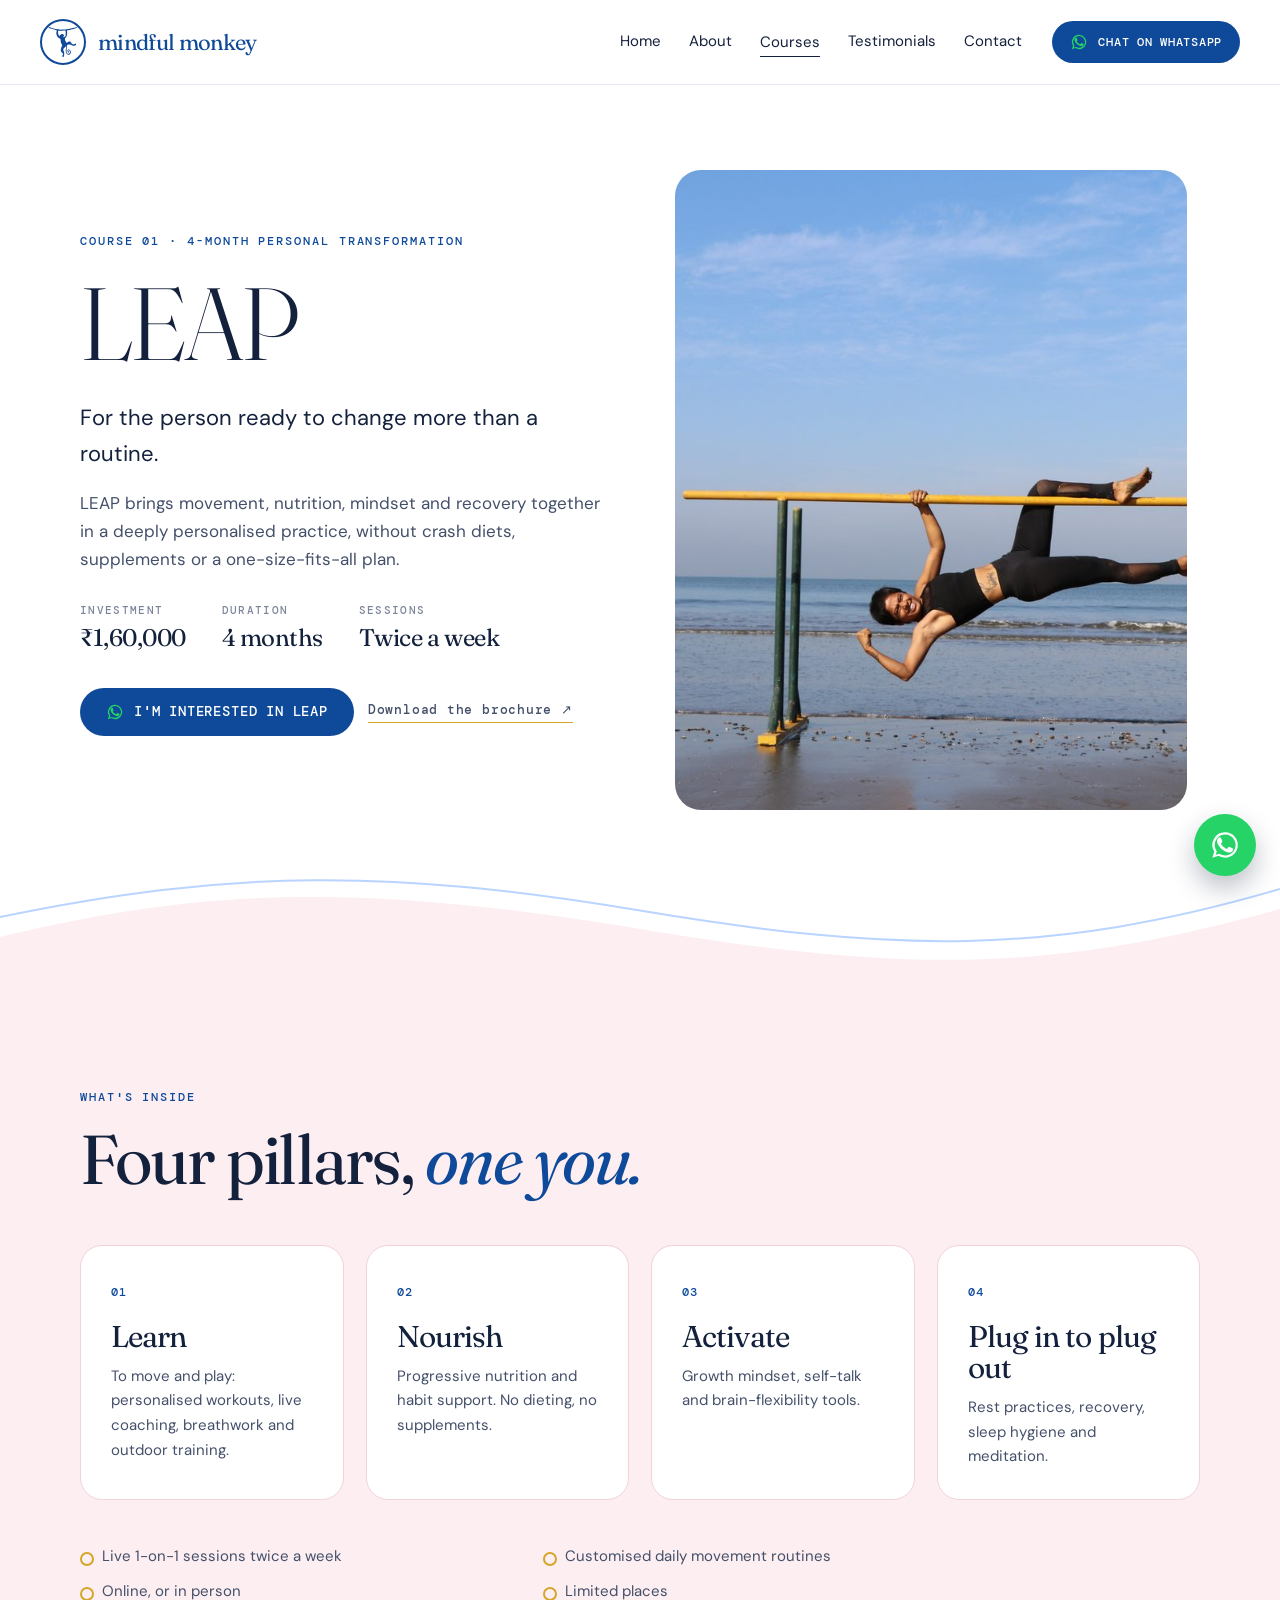
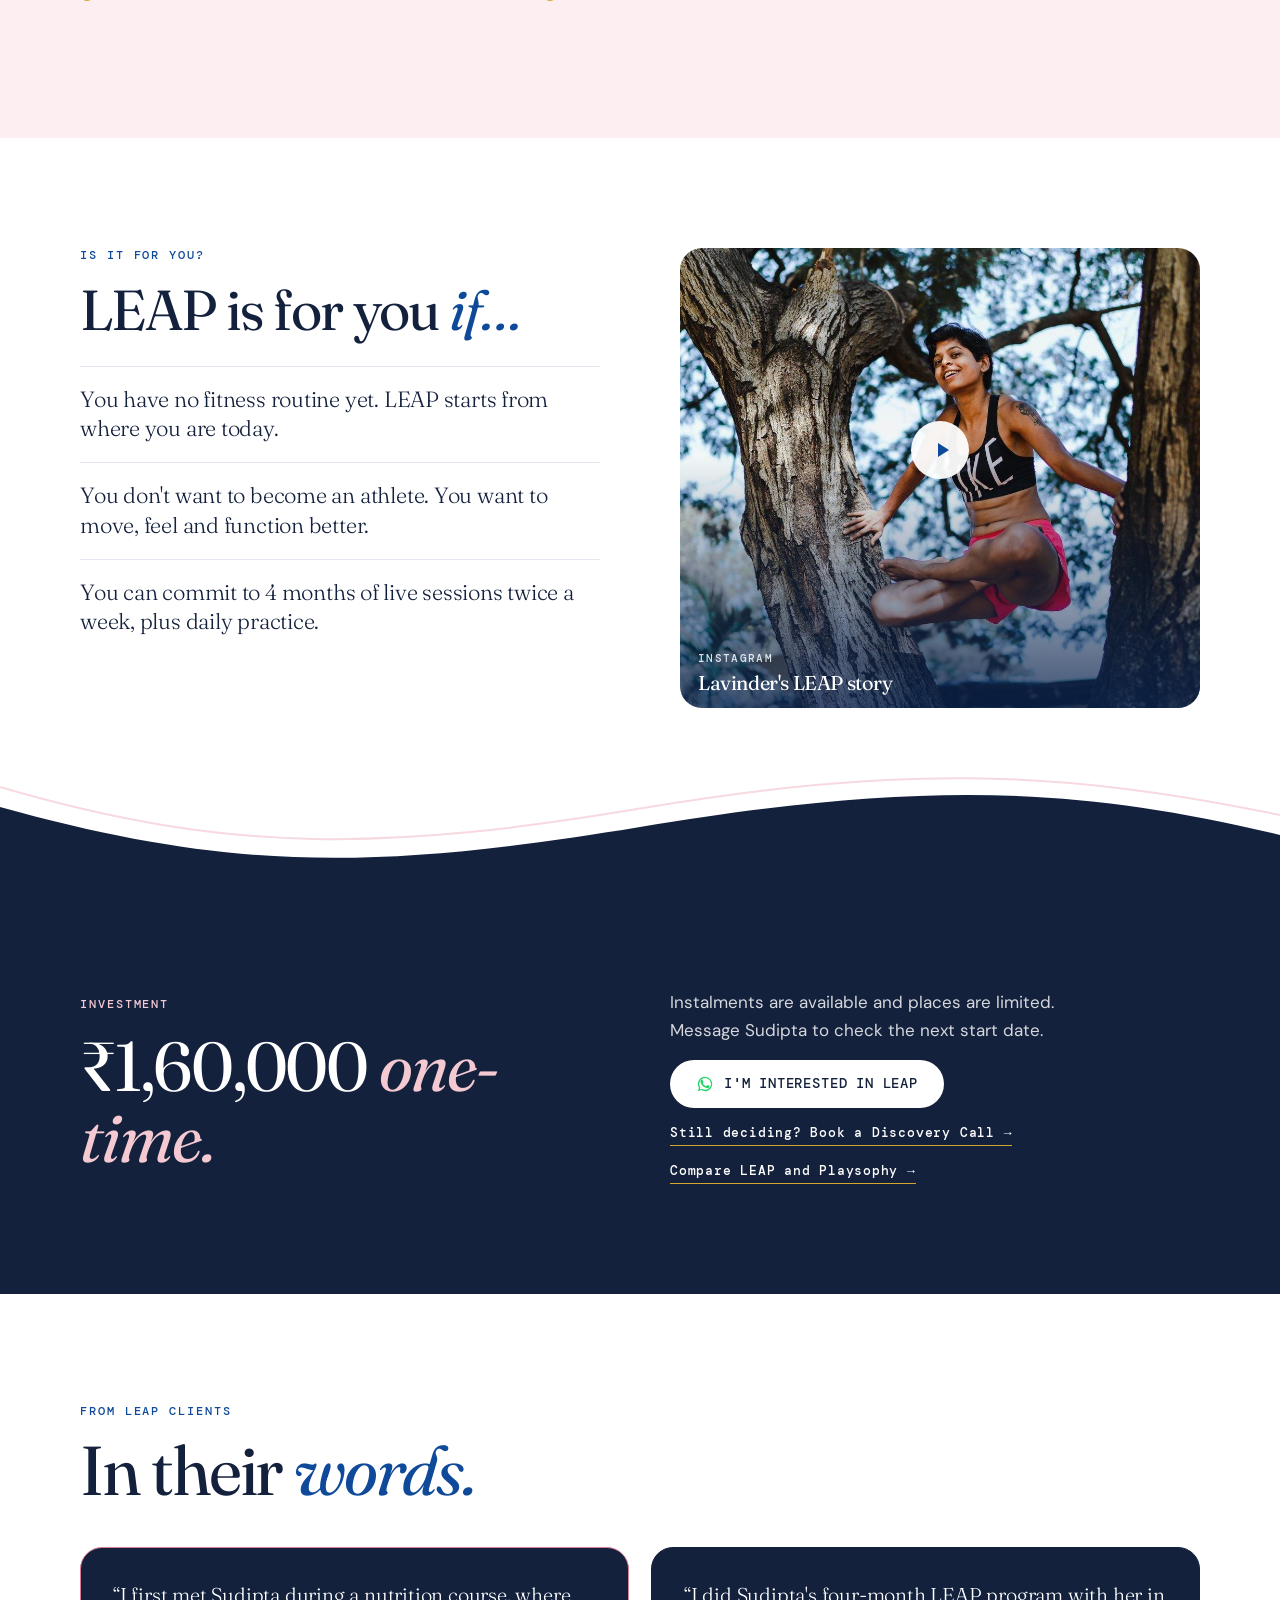
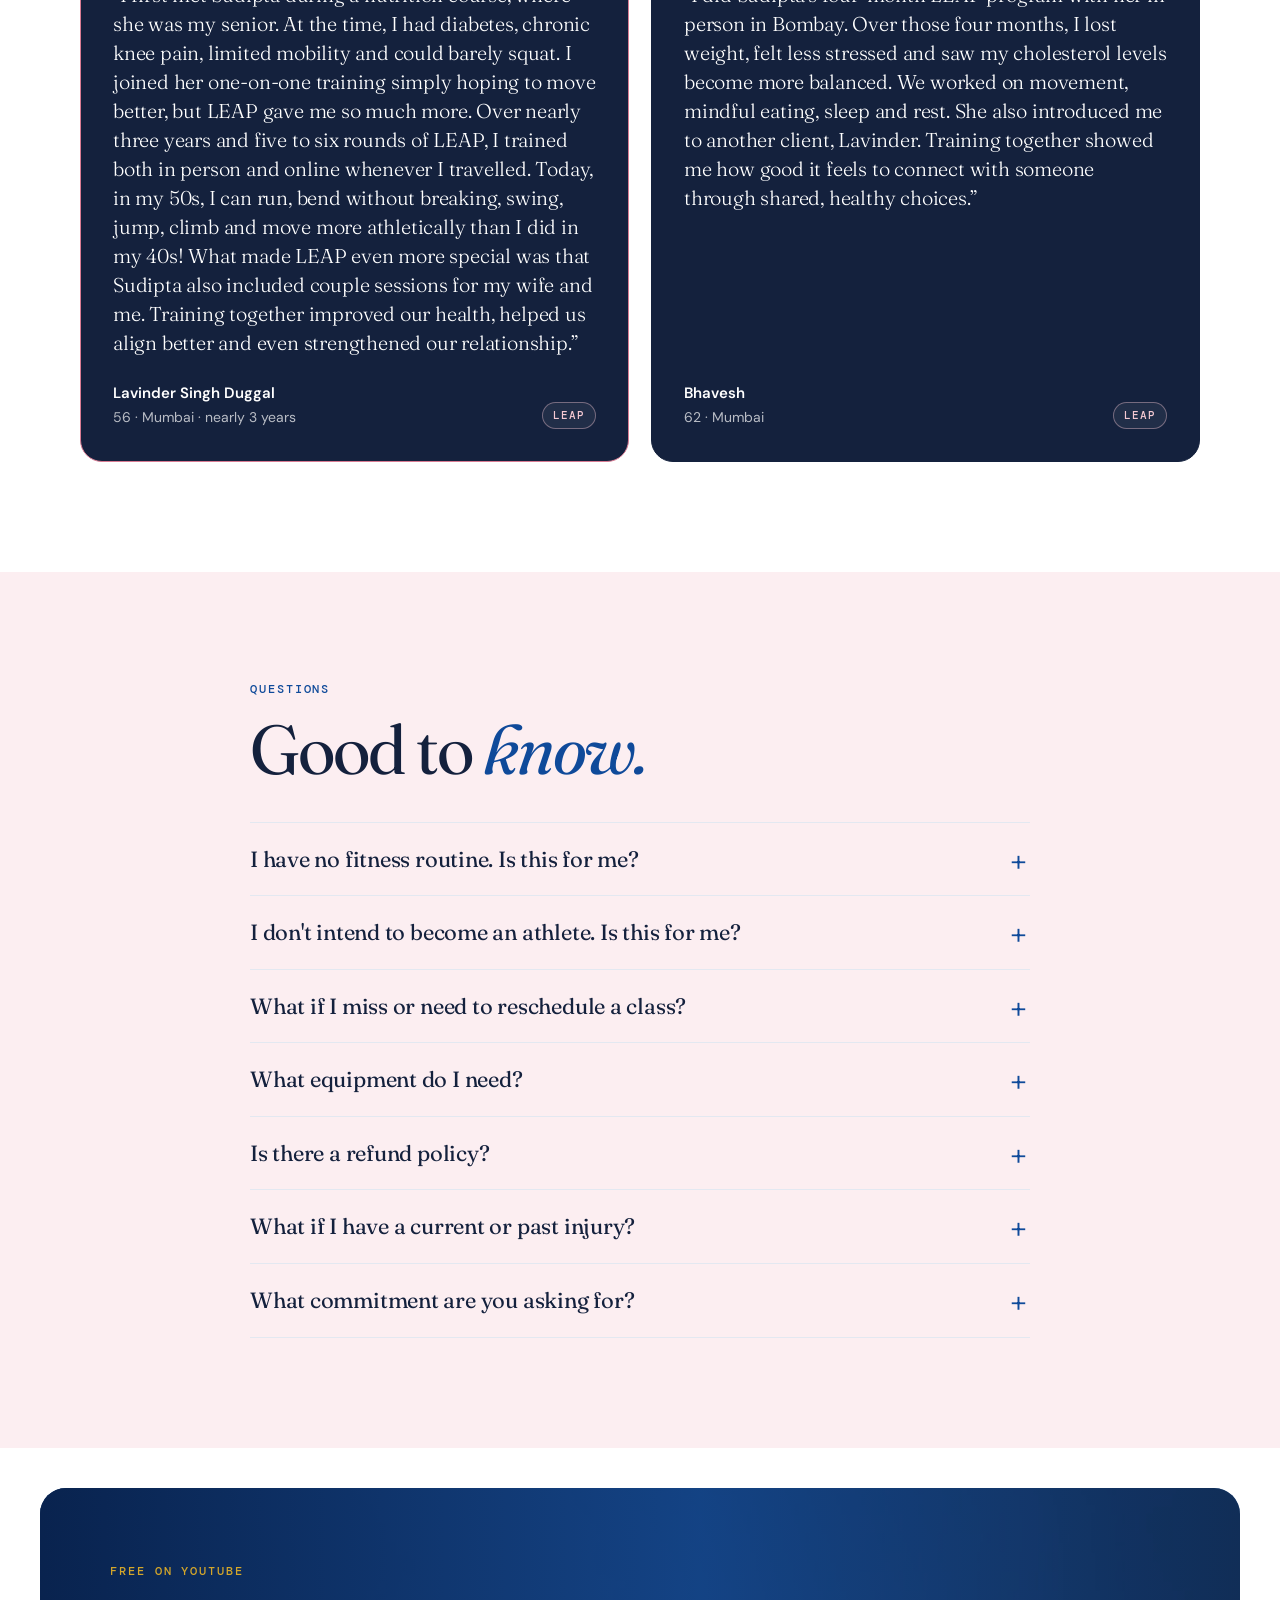
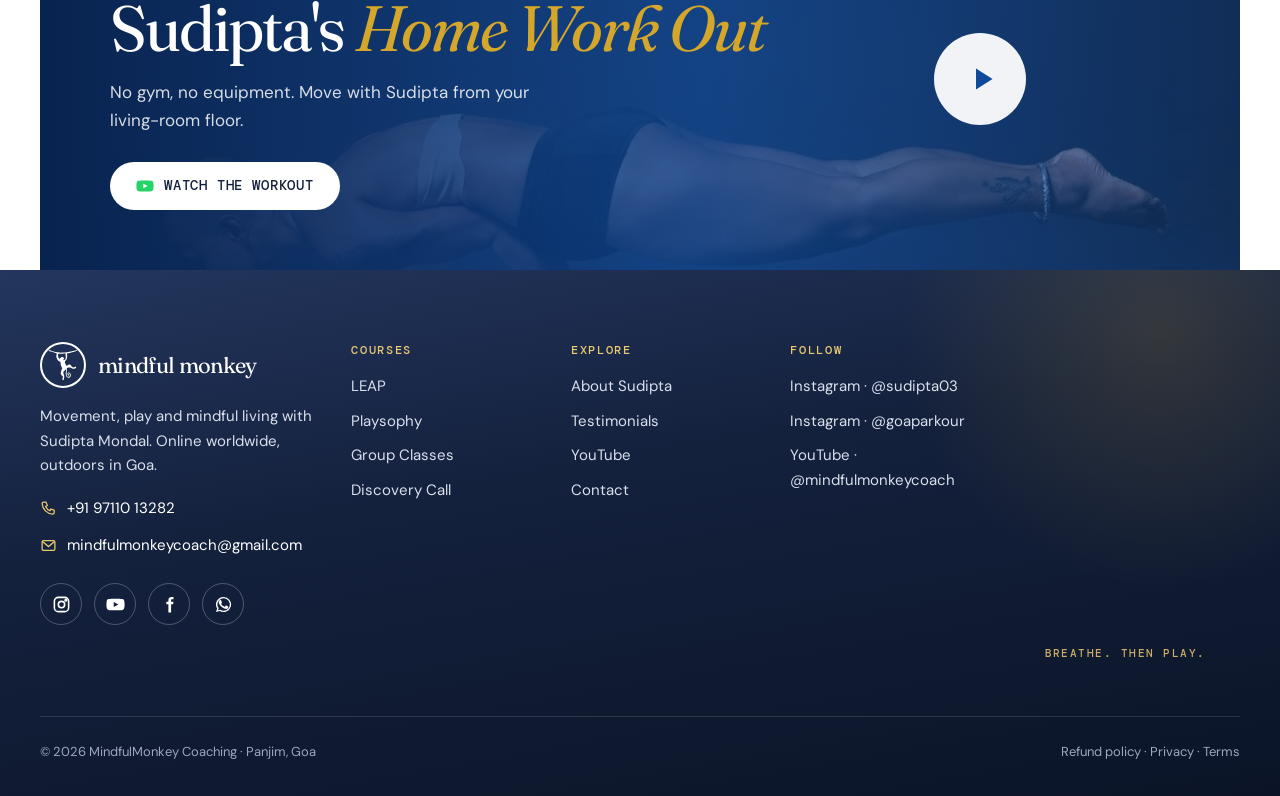
<file: online-coaching/leap.html>
<!doctype html>
<html lang="en">
<head>
<meta charset="utf-8">
<meta name="viewport" content="width=device-width, initial-scale=1">
<title>LEAP · Mindful Monkey</title>
<meta name="description" content="LEAP: a 4-month, fully personal 1-on-1 transformation with Sudipta Mondal. Movement, nutrition, mindset and recovery.">
<meta property="og:title" content="LEAP · Mindful Monkey">
<meta property="og:description" content="LEAP: a 4-month, fully personal 1-on-1 transformation with Sudipta Mondal. Movement, nutrition, mindset and recovery.">
<meta property="og:image" content="https://mindfulmonkeycoach.com/images/hero-storm-jump.jpg">
<meta name="theme-color" content="#0F4A9A">
<meta name="robots" content="noindex, nofollow">
<link rel="icon" href="../images/logo-blue.jpg">
<link rel="preconnect" href="https://fonts.googleapis.com"><link rel="preconnect" href="https://fonts.gstatic.com" crossorigin>
<link href="https://fonts.googleapis.com/css2?family=DM+Mono:wght@400;500&family=DM+Sans:opsz,wght@9..40,400;9..40,500;9..40,600&family=Fraunces:ital,opsz,wght@0,9..144,300;0,9..144,400;0,9..144,500;1,9..144,300;1,9..144,400&display=swap" rel="stylesheet">
<link rel="stylesheet" href="../css/site.css?v=mwp0wtvp">
</head>
<body>
<svg width="0" height="0" style="position:absolute" aria-hidden="true"><symbol id="mk" viewBox="0 0 183.0 187.2"><path fill-rule="evenodd" d="M0.4,0.1 0.0,0.5 0.0,1.1 0.6,1.9 1.1,3.5 2.0,4.9 3.0,5.8 4.6,6.6 5.6,6.9 6.5,7.5 9.1,8.1 10.2,8.8 15.0,9.0 16.4,9.4 20.0,9.8 21.6,10.6 23.0,10.9 24.8,11.6 27.0,12.0 28.2,12.8 29.1,12.9 30.5,13.5 32.8,13.9 34.2,15.0 35.8,15.5 37.9,15.8 39.4,16.6 40.9,17.1 41.8,17.8 43.4,18.1 44.4,18.8 49.0,19.4 50.6,20.1 52.1,21.4 52.0,24.2 51.4,26.8 51.0,30.6 50.4,32.4 50.1,35.9 50.1,43.1 50.4,45.6 51.5,47.9 52.2,51.2 53.4,53.5 54.0,54.1 54.5,55.4 55.2,56.4 55.5,57.5 56.1,58.5 56.2,59.4 57.0,60.5 57.4,61.8 58.0,62.8 59.8,64.2 60.2,64.9 60.4,65.5 63.1,67.6 64.0,67.8 64.6,68.1 66.2,69.9 67.9,70.6 69.1,70.9 70.1,71.6 71.5,72.1 73.6,73.9 75.9,76.4 76.9,80.5 76.9,86.5 77.1,87.4 77.2,92.5 77.8,93.9 78.2,96.6 78.9,97.5 79.4,99.8 80.0,100.2 80.4,101.5 81.1,102.2 81.4,103.6 82.0,104.8 82.1,105.6 83.0,106.6 83.4,107.6 84.0,108.1 84.2,109.5 86.1,112.5 86.5,114.1 86.5,115.0 85.9,116.0 85.9,116.5 85.4,117.2 85.1,118.4 84.5,119.0 84.0,120.5 83.4,121.0 82.9,122.6 82.1,123.9 81.9,126.2 81.2,127.5 80.9,129.1 80.4,129.9 80.1,132.4 79.2,134.2 78.9,137.0 78.2,138.1 78.1,141.6 77.5,144.0 77.5,147.4 78.1,150.8 79.1,152.8 81.2,154.9 82.6,157.5 84.0,158.9 86.8,160.9 87.4,161.8 89.2,163.4 91.0,165.9 91.2,167.1 91.0,171.6 90.2,172.9 90.1,174.1 89.4,175.2 89.0,176.6 88.5,177.2 88.2,178.8 87.4,181.2 87.4,183.8 88.2,185.6 89.6,186.8 90.5,187.1 91.8,187.2 94.0,186.6 96.2,184.6 97.2,182.6 97.8,179.8 97.9,176.4 99.0,172.9 99.1,160.1 98.4,158.9 98.1,155.9 97.4,154.6 97.1,153.4 96.2,152.1 95.2,149.2 95.1,148.1 94.4,147.1 94.2,145.9 93.5,144.6 93.5,144.0 93.0,142.6 93.4,138.9 94.0,138.0 94.2,137.0 95.4,134.9 100.8,129.5 101.8,128.1 104.1,126.2 106.5,123.2 108.8,121.8 109.2,121.8 109.6,122.1 109.8,123.0 110.2,123.9 110.2,125.1 111.0,126.5 111.0,127.5 110.5,129.8 110.0,136.8 109.2,138.0 109.0,142.5 108.5,143.9 108.6,149.6 109.2,153.0 109.5,156.8 110.2,159.2 111.2,160.4 111.4,161.2 112.4,163.8 114.0,166.6 115.2,167.8 115.9,168.0 117.5,169.6 120.2,171.6 122.4,172.1 123.4,172.8 128.2,173.2 132.5,171.9 134.0,171.0 137.0,167.5 139.1,164.1 140.1,161.5 140.5,156.0 140.1,153.2 139.2,151.5 139.0,150.1 138.4,149.1 138.0,147.9 137.4,146.9 135.1,144.9 134.1,143.0 133.1,142.0 131.5,141.5 131.1,141.0 130.1,140.8 129.0,139.9 126.6,140.1 123.5,141.1 120.4,144.9 120.2,146.5 119.6,148.0 119.5,150.2 120.1,153.5 121.2,155.5 122.4,156.8 125.5,158.9 128.0,158.8 129.9,157.6 130.6,155.5 130.6,154.2 129.9,153.0 129.0,152.6 127.8,152.5 125.6,151.6 124.1,150.4 123.5,149.4 123.2,148.1 123.6,146.4 125.5,144.9 126.5,144.4 127.9,144.2 129.1,144.8 131.4,146.2 132.9,148.1 133.8,149.9 133.9,150.6 134.4,151.6 135.1,152.4 135.9,154.1 135.9,155.5 135.0,159.8 134.2,161.1 133.9,162.5 132.4,164.4 131.0,165.6 127.1,167.5 125.1,167.8 123.6,167.6 118.6,164.8 117.4,163.5 114.2,157.8 114.0,143.4 114.4,136.0 115.0,134.6 115.0,129.5 115.5,124.5 115.5,120.6 115.0,115.1 116.0,113.9 116.4,112.6 117.5,111.6 121.1,110.9 122.4,110.0 124.5,109.6 125.9,109.0 128.4,108.8 133.0,109.0 135.4,109.8 136.9,109.9 138.4,110.8 139.9,111.0 141.2,111.8 142.2,111.9 143.4,112.5 144.5,112.8 145.4,113.8 146.4,114.0 147.5,114.8 150.0,115.1 152.9,116.6 154.8,116.9 156.2,117.5 161.1,117.6 162.2,117.0 164.0,116.9 165.0,116.5 165.8,115.9 166.9,115.8 167.5,115.1 169.1,114.6 169.5,114.1 171.5,112.8 173.1,110.6 173.1,106.2 172.4,105.1 171.5,104.6 171.1,104.1 168.4,103.9 167.0,104.6 165.2,105.0 164.9,105.5 163.5,106.0 163.0,106.5 161.9,107.0 161.1,107.8 160.4,107.9 159.5,108.4 157.2,108.8 154.1,108.6 152.9,107.8 151.8,107.5 151.1,106.8 150.1,106.5 148.2,104.9 147.4,104.8 146.1,103.8 145.5,102.5 145.1,100.9 142.5,97.9 142.1,96.9 140.8,95.4 139.5,94.6 136.9,91.6 135.8,90.9 133.4,90.8 132.4,90.4 131.6,90.4 131.1,90.6 127.2,91.1 125.0,91.9 123.2,92.9 122.5,93.8 121.8,94.0 121.1,94.8 120.4,95.0 117.6,97.5 115.6,98.5 114.4,98.5 113.9,98.2 112.6,97.0 112.4,96.0 111.5,95.5 110.5,94.5 110.1,92.8 108.5,90.8 108.1,89.6 107.4,88.9 105.5,85.1 105.2,83.1 104.5,81.8 104.1,79.4 103.5,78.1 103.4,75.4 103.5,74.0 104.1,72.8 104.5,70.9 105.5,69.4 106.2,68.8 106.5,67.9 108.0,66.0 108.2,64.8 111.0,62.5 112.1,60.1 112.9,59.5 114.0,57.5 114.4,55.4 115.1,54.2 115.4,52.9 116.1,51.6 116.4,48.9 117.0,47.6 117.2,46.4 117.4,30.8 116.2,26.9 116.4,22.1 117.1,21.2 118.2,20.9 121.1,20.6 122.8,20.0 125.2,19.5 128.2,19.5 130.5,18.8 132.8,18.5 134.0,18.0 136.9,17.8 138.2,16.9 139.9,16.6 141.5,15.9 144.8,15.5 146.2,14.8 148.2,14.5 149.4,14.0 151.6,13.6 152.8,13.0 154.9,12.5 156.4,11.8 161.6,10.8 163.1,9.9 165.0,9.8 166.2,9.0 167.9,8.8 168.9,8.0 170.9,7.6 171.6,7.1 173.5,6.8 174.6,6.1 176.5,5.9 179.4,3.8 181.6,3.5 182.8,2.5 183.0,1.9 182.9,1.2 181.5,0.6 179.5,0.5 178.2,0.6 176.0,1.6 171.2,1.9 170.1,2.5 167.2,2.9 165.9,3.6 163.2,3.9 161.4,4.8 158.1,5.0 154.5,5.9 152.1,6.9 145.5,7.9 143.5,8.6 140.8,8.9 138.9,9.6 136.2,10.0 134.2,10.9 131.4,11.1 130.5,11.6 128.2,12.1 126.5,12.1 124.8,12.6 120.0,13.1 118.2,13.6 111.0,14.0 107.4,14.9 98.9,15.6 92.1,15.6 83.4,16.0 80.0,16.4 71.9,15.6 69.9,15.2 66.5,15.1 65.0,14.6 62.8,14.5 61.2,14.0 54.2,13.6 49.9,13.0 45.6,12.8 43.5,11.9 40.4,11.4 38.9,10.6 37.2,10.5 36.1,9.9 34.1,9.8 30.5,8.9 28.9,7.9 24.9,6.8 23.5,5.9 22.1,5.6 20.9,4.9 18.5,4.5 17.6,4.0 15.4,3.5 12.0,2.1 8.8,1.6 7.6,1.0 5.4,0.8 3.4,0.0ZM106.9,22.5 107.2,23.0 107.5,24.5 107.4,27.8 108.1,30.6 108.2,46.8 107.1,55.5 106.2,57.1 102.1,60.6 101.4,60.9 100.6,61.9 99.5,62.5 98.6,62.6 96.9,63.4 94.6,63.2 94.0,62.8 93.9,61.4 94.1,61.0 94.1,59.1 94.4,58.4 95.1,57.1 95.9,56.6 96.2,55.9 97.1,55.1 98.1,53.5 98.2,50.9 98.0,49.1 97.0,47.9 92.5,46.8 91.1,45.9 90.1,45.6 89.6,45.0 88.6,44.5 88.0,43.9 86.8,43.8 85.9,43.4 82.5,43.0 81.4,43.6 80.1,44.9 79.0,46.6 78.2,47.2 76.4,49.6 75.0,50.5 72.5,50.9 71.4,51.5 70.5,53.2 70.4,54.6 70.9,55.1 71.1,56.2 72.0,57.6 73.5,58.6 73.8,59.2 74.4,59.8 74.2,60.0 73.8,60.0 72.4,59.4 71.6,58.6 71.0,58.4 66.2,53.6 65.4,52.2 65.0,51.0 64.4,50.2 64.1,48.8 63.1,47.2 62.6,47.0 62.0,46.1 61.8,43.0 61.2,41.2 61.1,36.9 60.6,33.1 60.6,31.8 60.9,31.2 60.6,26.6 61.4,24.1 62.2,23.0 62.9,22.8 72.2,23.0 86.9,23.0 97.0,22.6 98.4,22.0 100.2,22.4 106.0,22.1Z"/></symbol></svg><header class="site-header"><div class="wrap">
<a class="brand" href="../index.html" aria-label="Mindful Monkey home"><span class="badge"><svg viewBox="0 0 183 187.2" aria-hidden="true"><use href="#mk"/></svg></span> mindful monkey</a>
<nav class="links" aria-label="Main">
<a href="../index.html">Home</a><a href="../about.html">About</a>
<span class="has-sub"><a href="../courses.html" class="on">Courses</a><span class="sub">
<a href="../online-coaching/leap.html">LEAP · 1-on-1</a><a href="../online-coaching/playsophy.html">Playsophy · women only</a><a href="../group-classes.html">Group Classes · Goa</a><a href="../discovery.html">Discovery Call</a><a href="../courses.html#upcoming">Bootcamps, retreats &amp; workshops</a><a href="../online-coaching/compare.html">Compare LEAP and Playsophy</a></span></span>
<a href="../testimonials.html">Testimonials</a><a href="../contact.html">Contact</a>
</nav>
<a class="btn btn-blue hdr-cta" href="https://wa.me/919711013282?text=Hi%20I%20am%20interested%20in%20LEAP" target="_blank" rel="noopener"><svg viewBox="0 0 24 24" fill="currentColor" aria-hidden="true"><path d="M17.47 14.38c-.3-.15-1.76-.87-2.04-.97-.27-.1-.47-.15-.67.15-.2.3-.77.97-.94 1.17-.17.2-.35.22-.65.07-.3-.15-1.25-.46-2.38-1.47-.88-.78-1.47-1.75-1.65-2.05-.17-.3-.02-.46.13-.61.13-.13.3-.35.45-.52.15-.17.2-.3.3-.5.1-.2.05-.37-.02-.52-.07-.15-.67-1.62-.92-2.22-.24-.58-.49-.5-.67-.51h-.57c-.2 0-.52.07-.79.37-.27.3-1.04 1.02-1.04 2.48s1.07 2.87 1.22 3.07c.15.2 2.1 3.2 5.08 4.49.71.31 1.26.49 1.69.63.71.23 1.36.2 1.87.12.57-.08 1.76-.72 2.01-1.42.25-.7.25-1.3.17-1.42-.07-.13-.27-.2-.57-.35zM12.04 2.5a9.5 9.5 0 0 0-8.1 14.5L2.5 21.5l4.63-1.4a9.5 9.5 0 1 0 4.9-17.6zm0 17.3a7.78 7.78 0 0 1-3.97-1.08l-.28-.17-2.75.84.82-2.68-.18-.28a7.83 7.83 0 1 1 6.36 3.37z"/></svg> Chat on WhatsApp</a>
<button class="menu-btn" aria-label="Open menu" aria-expanded="false"><span></span><span></span><span></span></button>
</div></header>
<a class="wa-float" href="https://wa.me/919711013282?text=Hi%20I%20am%20interested%20in%20LEAP" target="_blank" rel="noopener" aria-label="Chat with Sudipta on WhatsApp"><svg viewBox="0 0 24 24" fill="currentColor" aria-hidden="true"><path d="M17.47 14.38c-.3-.15-1.76-.87-2.04-.97-.27-.1-.47-.15-.67.15-.2.3-.77.97-.94 1.17-.17.2-.35.22-.65.07-.3-.15-1.25-.46-2.38-1.47-.88-.78-1.47-1.75-1.65-2.05-.17-.3-.02-.46.13-.61.13-.13.3-.35.45-.52.15-.17.2-.3.3-.5.1-.2.05-.37-.02-.52-.07-.15-.67-1.62-.92-2.22-.24-.58-.49-.5-.67-.51h-.57c-.2 0-.52.07-.79.37-.27.3-1.04 1.02-1.04 2.48s1.07 2.87 1.22 3.07c.15.2 2.1 3.2 5.08 4.49.71.31 1.26.49 1.69.63.71.23 1.36.2 1.87.12.57-.08 1.76-.72 2.01-1.42.25-.7.25-1.3.17-1.42-.07-.13-.27-.2-.57-.35zM12.04 2.5a9.5 9.5 0 0 0-8.1 14.5L2.5 21.5l4.63-1.4a9.5 9.5 0 1 0 4.9-17.6zm0 17.3a7.78 7.78 0 0 1-3.97-1.08l-.28-.17-2.75.84.82-2.68-.18-.28a7.83 7.83 0 1 1 6.36 3.37z"/></svg></a>
<main>

<section class="phero"><div class="wrap grid">
<div><p class="eyebrow">Course 01 · 4-month personal transformation</p><h1>LEAP</h1>
<p class="lede" style="font-size:22px;color:var(--brown)">For the person ready to change more than a routine.</p>
<p style="margin-top:16px;max-width:560px">LEAP brings movement, nutrition, mindset and recovery together in a deeply personalised practice, without crash diets, supplements or a one-size-fits-all plan.</p>
<div class="meta"><div><span>Investment</span><b><span data-inr="160000">₹1,60,000</span></b></div><div><span>Duration</span><b>4 months</b></div><div><span>Sessions</span><b>Twice a week</b></div></div>
<div class="row-btns"><a class="btn btn-blue" href="https://wa.me/919711013282?text=Hi%20I%20am%20interested%20in%20LEAP" target="_blank" rel="noopener"><svg viewBox="0 0 24 24" fill="currentColor" aria-hidden="true"><path d="M17.47 14.38c-.3-.15-1.76-.87-2.04-.97-.27-.1-.47-.15-.67.15-.2.3-.77.97-.94 1.17-.17.2-.35.22-.65.07-.3-.15-1.25-.46-2.38-1.47-.88-.78-1.47-1.75-1.65-2.05-.17-.3-.02-.46.13-.61.13-.13.3-.35.45-.52.15-.17.2-.3.3-.5.1-.2.05-.37-.02-.52-.07-.15-.67-1.62-.92-2.22-.24-.58-.49-.5-.67-.51h-.57c-.2 0-.52.07-.79.37-.27.3-1.04 1.02-1.04 2.48s1.07 2.87 1.22 3.07c.15.2 2.1 3.2 5.08 4.49.71.31 1.26.49 1.69.63.71.23 1.36.2 1.87.12.57-.08 1.76-.72 2.01-1.42.25-.7.25-1.3.17-1.42-.07-.13-.27-.2-.57-.35zM12.04 2.5a9.5 9.5 0 0 0-8.1 14.5L2.5 21.5l4.63-1.4a9.5 9.5 0 1 0 4.9-17.6zm0 17.3a7.78 7.78 0 0 1-3.97-1.08l-.28-.17-2.75.84.82-2.68-.18-.28a7.83 7.83 0 1 1 6.36 3.37z"/></svg> I'm interested in LEAP</a><a class="text-link" href="https://drive.google.com/file/d/1jgNdTohze5hF_YPNC79KZZsPAYCUX4jS/view?usp=sharing" target="_blank" rel="noopener">Download the brochure ↗</a></div>
<p class="fx-note"></p></div>
<div class="im"><img src="../images/leap-back-lever.jpg" alt="Sudipta holding a back lever on beach bars"></div>
</div></section>

<section class="sec bg-blush wave-top"><svg class="wave" viewBox="0 0 1440 150" preserveAspectRatio="none" aria-hidden="true"><path d="M0 95 C 240 30 420 30 720 85 S 1180 140 1440 60 L1440 150 L0 150Z" fill="#FCEEF1"/><path d="M0 70 C 260 10 440 10 720 62 S 1180 120 1440 35" fill="none" stroke="#9CC2FF" stroke-width="2" opacity=".7" vector-effect="non-scaling-stroke"/></svg><div class="wrap">
<p class="eyebrow">What's inside</p><h2 class="h2" style="margin:18px 0 50px">Four pillars, <em>one you.</em></h2>
<div class="igrid"><div class="rv"><span>01</span><h3>Learn</h3><p>To move and play: personalised workouts, live coaching, breathwork and outdoor training.</p></div>
<div class="rv"><span>02</span><h3>Nourish</h3><p>Progressive nutrition and habit support. No dieting, no supplements.</p></div>
<div class="rv"><span>03</span><h3>Activate</h3><p>Growth mindset, self-talk and brain-flexibility tools.</p></div>
<div class="rv"><span>04</span><h3>Plug in to plug out</h3><p>Rest practices, recovery, sleep hygiene and meditation.</p></div></div>
<ul class="dots" style="margin-top:44px;max-width:900px"><li>Live 1-on-1 sessions twice a week</li><li>Customised daily movement routines</li><li>Online, or in person</li><li>Limited places</li></ul>
</div></section>
<section class="sec fit"><div class="wrap">
<div class="rv"><p class="eyebrow">Is it for you?</p><h2 class="h2" style="font-size:clamp(38px,4.4vw,58px);margin-top:18px">LEAP is for you <em>if…</em></h2>
<ul class="big"><li>You have no fitness routine yet. LEAP starts from where you are today.</li><li>You don't want to become an athlete. You want to move, feel and function better.</li><li>You can commit to 4 months of live sessions twice a week, plus daily practice.</li></ul></div>
<a class="vid rv" href="https://www.instagram.com/reels/DRMgsxzCBZq/" target="_blank" rel="noopener" style="aspect-ratio:auto;height:460px;border-radius:22px"><img loading="lazy" decoding="async" src="../images/leap-tree-smile.jpg" alt=""><span class="play"><svg viewBox="0 0 24 24" fill="currentColor" aria-hidden="true"><path d="M8 5v14l11-7z"/></svg></span><div class="cap"><small>Instagram</small>Lavinder's LEAP story</div></a>
</div></section>
<section class="sec bg-brown wave-top"><svg class="wave" viewBox="0 0 1440 150" preserveAspectRatio="none" aria-hidden="true" style="transform:scaleX(-1)"><path d="M0 95 C 240 30 420 30 720 85 S 1180 140 1440 60 L1440 150 L0 150Z" fill="#14213D"/><path d="M0 70 C 260 10 440 10 720 62 S 1180 120 1440 35" fill="none" stroke="#F4C9D2" stroke-width="2" opacity=".7" vector-effect="non-scaling-stroke"/></svg><div class="wrap pbox">
<div class="rv"><p class="eyebrow">Investment</p><h2 class="h2" style="margin-top:18px"><span data-inr="160000">₹1,60,000</span> <em>one-time.</em></h2></div>
<div class="rv" style="display:flex;flex-direction:column;gap:16px;align-items:flex-start">
<p style="color:rgba(255,255,255,.82);max-width:440px">Instalments are available and places are limited. Message Sudipta to check the next start date.</p>
<a class="btn btn-white" href="https://wa.me/919711013282?text=Hi%20I%20am%20interested%20in%20LEAP" target="_blank" rel="noopener"><svg viewBox="0 0 24 24" fill="currentColor" aria-hidden="true"><path d="M17.47 14.38c-.3-.15-1.76-.87-2.04-.97-.27-.1-.47-.15-.67.15-.2.3-.77.97-.94 1.17-.17.2-.35.22-.65.07-.3-.15-1.25-.46-2.38-1.47-.88-.78-1.47-1.75-1.65-2.05-.17-.3-.02-.46.13-.61.13-.13.3-.35.45-.52.15-.17.2-.3.3-.5.1-.2.05-.37-.02-.52-.07-.15-.67-1.62-.92-2.22-.24-.58-.49-.5-.67-.51h-.57c-.2 0-.52.07-.79.37-.27.3-1.04 1.02-1.04 2.48s1.07 2.87 1.22 3.07c.15.2 2.1 3.2 5.08 4.49.71.31 1.26.49 1.69.63.71.23 1.36.2 1.87.12.57-.08 1.76-.72 2.01-1.42.25-.7.25-1.3.17-1.42-.07-.13-.27-.2-.57-.35zM12.04 2.5a9.5 9.5 0 0 0-8.1 14.5L2.5 21.5l4.63-1.4a9.5 9.5 0 1 0 4.9-17.6zm0 17.3a7.78 7.78 0 0 1-3.97-1.08l-.28-.17-2.75.84.82-2.68-.18-.28a7.83 7.83 0 1 1 6.36 3.37z"/></svg> I'm interested in LEAP</a>
<a class="text-link" href="../discovery.html" style="color:#fff">Still deciding? Book a Discovery Call →</a><a class="text-link" href="compare.html" style="color:#fff">Compare LEAP and Playsophy →</a></div></div></section>
<section class="sec"><div class="wrap">
<p class="eyebrow" style="margin-bottom:16px">From LEAP clients</p><h2 class="h2" style="margin-bottom:40px">In their <em>words.</em></h2>
<div class="tgrid g2"><div class="t hl rv"><q>“I first met Sudipta during a nutrition course, where she was my senior. At the time, I had diabetes, chronic knee pain, limited mobility and could barely squat. I joined her one-on-one training simply hoping to move better, but LEAP gave me so much more. Over nearly three years and five to six rounds of LEAP, I trained both in person and online whenever I travelled. Today, in my 50s, I can run, bend without breaking, swing, jump, climb and move more athletically than I did in my 40s! What made LEAP even more special was that Sudipta also included couple sessions for my wife and me. Training together improved our health, helped us align better and even strengthened our relationship.”</q><div class="who"><div><b>Lavinder Singh Duggal</b>56 · Mumbai · nearly 3 years</div><span class="c">LEAP</span></div></div><div class="t rv"><q>“I did Sudipta's four-month LEAP program with her in person in Bombay. Over those four months, I lost weight, felt less stressed and saw my cholesterol levels become more balanced. We worked on movement, mindful eating, sleep and rest. She also introduced me to another client, Lavinder. Training together showed me how good it feels to connect with someone through shared, healthy choices.”</q><div class="who"><div><b>Bhavesh</b>62 · Mumbai</div><span class="c">LEAP</span></div></div></div>
</div></section>
<section class="sec bg-blush"><div class="wrap narrow">
<p class="eyebrow" style="margin-bottom:16px">Questions</p><h2 class="h2" style="margin-bottom:36px">Good to <em>know.</em></h2>
<details class="faq"><summary>I have no fitness routine. Is this for me?</summary><p>Yes. LEAP is built around where you are today, not where you think you should be.</p></details>
<details class="faq"><summary>I don't intend to become an athlete. Is this for me?</summary><p>Yes. Most clients simply want to move, feel and function better in everyday life.</p></details>
<details class="faq"><summary>What if I miss or need to reschedule a class?</summary><p>Give at least 12 hours' notice. See the <a href="../refund-policy.html" style="color:var(--blue)">refund and cancellation policy</a> for full details.</p></details>
<details class="faq"><summary>What equipment do I need?</summary><p>Very little. Sudipta will tell you exactly what you need for your setup during onboarding.</p></details>
<details class="faq"><summary>Is there a refund policy?</summary><p>Fees are non-refundable once a programme begins.</p></details>
<details class="faq"><summary>What if I have a current or past injury?</summary><p>Tell Sudipta upfront. The programme is adapted around your injury history.</p></details>
<details class="faq"><summary>What commitment are you asking for?</summary><p>Four months of live 1-on-1 sessions twice a week, plus daily movement and nutrition practice.</p></details>
</div></section><section class="workout"><div class="wrap" style="max-width:1360px">
<a class="banner" href="https://www.youtube.com/watch?v=d_9e7xTF6Dw" target="_blank" rel="noopener" data-yt="d_9e7xTF6Dw"><img loading="lazy" decoding="async" src="../images/about-plank.jpg" alt="Sudipta holding a plank on paralettes"><div class="inner">
<p class="eyebrow" style="margin-bottom:16px">Free on YouTube</p>
<h2>Sudipta's <em>Home Work Out</em></h2>
<p>No gym, no equipment. Move with Sudipta from your living-room floor.</p>
<span class="btn btn-white"><svg viewBox="0 0 24 24" fill="currentColor" aria-hidden="true"><path d="M23 7.2a3 3 0 0 0-2.1-2.1C19 4.6 12 4.6 12 4.6s-7 0-8.9.5A3 3 0 0 0 1 7.2 31 31 0 0 0 .5 12 31 31 0 0 0 1 16.8a3 3 0 0 0 2.1 2.1c1.9.5 8.9.5 8.9.5s7 0 8.9-.5a3 3 0 0 0 2.1-2.1 31 31 0 0 0 .5-4.8 31 31 0 0 0-.5-4.8ZM9.8 15.1V8.9L15.6 12l-5.8 3.1Z"/></svg> Watch the workout</span></div><span class="play"><svg viewBox="0 0 24 24" fill="currentColor" aria-hidden="true"><path d="M8 5v14l11-7z"/></svg></span></a>
</div></section>
</main>
<footer class="site-footer"><div class="wrap" style="max-width:1360px"><div class="fcols">
<div><a class="brand" href="../index.html"><span class="badge"><svg viewBox="0 0 183 187.2" aria-hidden="true"><use href="#mk"/></svg></span> mindful monkey</a><p style="font-size:15px;max-width:300px">Movement, play and mindful living with Sudipta Mondal. Online worldwide, outdoors in Goa.</p>
<ul class="fcontact"><li><a href="tel:+919711013282"><svg viewBox="0 0 24 24" fill="none" stroke="currentColor" stroke-width="1.8" aria-hidden="true"><path d="M5 3h3.5l1.8 4.6-2.3 1.5a11 11 0 0 0 6 6l1.5-2.3L20 14.5V18a2 2 0 0 1-2 2A16 16 0 0 1 3 5a2 2 0 0 1 2-2Z"/></svg>+91 97110 13282</a></li>
<li><a href="mailto:mindfulmonkeycoach@gmail.com"><svg viewBox="0 0 24 24" fill="none" stroke="currentColor" stroke-width="1.8" aria-hidden="true"><rect x="3" y="5" width="18" height="14" rx="2"/><path d="m3.5 6.5 8.5 7 8.5-7"/></svg>mindfulmonkeycoach@gmail.com</a></li></ul>
<div class="soc"><a href="https://www.instagram.com/sudipta03/" target="_blank" rel="noopener" aria-label="Instagram"><svg viewBox="0 0 24 24" fill="none" stroke="currentColor" stroke-width="2" aria-hidden="true"><rect x="3" y="3" width="18" height="18" rx="5"/><circle cx="12" cy="12" r="4"/><circle cx="17.5" cy="6.5" r="1" fill="currentColor"/></svg></a><a href="https://www.youtube.com/@mindfulmonkeycoach" target="_blank" rel="noopener" aria-label="YouTube"><svg viewBox="0 0 24 24" fill="currentColor" aria-hidden="true"><path d="M23 7.2a3 3 0 0 0-2.1-2.1C19 4.6 12 4.6 12 4.6s-7 0-8.9.5A3 3 0 0 0 1 7.2 31 31 0 0 0 .5 12 31 31 0 0 0 1 16.8a3 3 0 0 0 2.1 2.1c1.9.5 8.9.5 8.9.5s7 0 8.9-.5a3 3 0 0 0 2.1-2.1 31 31 0 0 0 .5-4.8 31 31 0 0 0-.5-4.8ZM9.8 15.1V8.9L15.6 12l-5.8 3.1Z"/></svg></a><a href="https://www.facebook.com/sudiptababycool/" target="_blank" rel="noopener" aria-label="Facebook"><svg viewBox="0 0 24 24" fill="currentColor" aria-hidden="true"><path d="M14 8.5V6.8c0-.8.2-1.3 1.4-1.3H17V2.6c-.3 0-1.3-.1-2.4-.1-2.4 0-4 1.5-4 4.1v1.9H8v3.2h2.6V22H14v-10.3h2.6l.4-3.2H14Z"/></svg></a><a href="https://wa.me/919711013282?text=Hi%20Sudipta" target="_blank" rel="noopener" aria-label="WhatsApp"><svg viewBox="0 0 24 24" fill="currentColor" aria-hidden="true"><path d="M17.47 14.38c-.3-.15-1.76-.87-2.04-.97-.27-.1-.47-.15-.67.15-.2.3-.77.97-.94 1.17-.17.2-.35.22-.65.07-.3-.15-1.25-.46-2.38-1.47-.88-.78-1.47-1.75-1.65-2.05-.17-.3-.02-.46.13-.61.13-.13.3-.35.45-.52.15-.17.2-.3.3-.5.1-.2.05-.37-.02-.52-.07-.15-.67-1.62-.92-2.22-.24-.58-.49-.5-.67-.51h-.57c-.2 0-.52.07-.79.37-.27.3-1.04 1.02-1.04 2.48s1.07 2.87 1.22 3.07c.15.2 2.1 3.2 5.08 4.49.71.31 1.26.49 1.69.63.71.23 1.36.2 1.87.12.57-.08 1.76-.72 2.01-1.42.25-.7.25-1.3.17-1.42-.07-.13-.27-.2-.57-.35zM12.04 2.5a9.5 9.5 0 0 0-8.1 14.5L2.5 21.5l4.63-1.4a9.5 9.5 0 1 0 4.9-17.6zm0 17.3a7.78 7.78 0 0 1-3.97-1.08l-.28-.17-2.75.84.82-2.68-.18-.28a7.83 7.83 0 1 1 6.36 3.37z"/></svg></a></div></div>
<div><h4>Courses</h4><ul><li><a href="../online-coaching/leap.html">LEAP</a></li><li><a href="../online-coaching/playsophy.html">Playsophy</a></li><li><a href="../group-classes.html">Group Classes</a></li><li><a href="../discovery.html">Discovery Call</a></li></ul></div>
<div><h4>Explore</h4><ul><li><a href="../about.html">About Sudipta</a></li><li><a href="../testimonials.html">Testimonials</a></li><li><a href="https://www.youtube.com/@mindfulmonkeycoach" target="_blank" rel="noopener">YouTube</a></li><li><a href="../contact.html">Contact</a></li></ul></div>
<div><h4>Follow</h4><ul><li><a href="https://www.instagram.com/sudipta03/" target="_blank" rel="noopener">Instagram · @sudipta03</a></li><li><a href="https://www.instagram.com/goaparkour/" target="_blank" rel="noopener">Instagram · @goaparkour</a></li><li><a href="https://www.youtube.com/@mindfulmonkeycoach" target="_blank" rel="noopener">YouTube · @mindfulmonkeycoach</a></li></ul></div>
<div class="mk-foot"><svg viewBox="-39.7 -72.4 79.4 118.6" aria-hidden="true"><path d="M6.0 2.0L2.0 3.5" stroke="#D4A62A" stroke-width="6.0" stroke-linecap="round" fill="none"/><path d="M2.0 3.5L-2.0 5.1" stroke="#D4A62A" stroke-width="5.9" stroke-linecap="round" fill="none"/><path d="M-2.0 5.1L-6.0 6.8" stroke="#D4A62A" stroke-width="5.9" stroke-linecap="round" fill="none"/><path d="M-6.0 6.8L-9.8 8.7" stroke="#D4A62A" stroke-width="5.8" stroke-linecap="round" fill="none"/><path d="M-9.8 8.7L-13.6 10.8" stroke="#D4A62A" stroke-width="5.8" stroke-linecap="round" fill="none"/><path d="M-13.6 10.8L-17.1 13.3" stroke="#D4A62A" stroke-width="5.7" stroke-linecap="round" fill="none"/><path d="M-17.1 13.3L-20.3 16.2" stroke="#D4A62A" stroke-width="5.7" stroke-linecap="round" fill="none"/><path d="M-20.3 16.2L-22.9 19.6" stroke="#D4A62A" stroke-width="5.6" stroke-linecap="round" fill="none"/><path d="M-22.9 19.6L-24.8 23.5" stroke="#D4A62A" stroke-width="5.6" stroke-linecap="round" fill="none"/><path d="M-24.8 23.5L-25.5 27.7" stroke="#D4A62A" stroke-width="5.5" stroke-linecap="round" fill="none"/><path d="M-25.5 27.7L-24.8 31.9" stroke="#D4A62A" stroke-width="5.5" stroke-linecap="round" fill="none"/><path d="M-24.8 31.9L-22.4 35.5" stroke="#D4A62A" stroke-width="5.4" stroke-linecap="round" fill="none"/><path d="M-22.4 35.5L-18.6 37.6" stroke="#D4A62A" stroke-width="5.3" stroke-linecap="round" fill="none"/><path d="M-18.6 37.6L-14.3 37.2" stroke="#D4A62A" stroke-width="5.3" stroke-linecap="round" fill="none"/><path d="M-14.3 37.2L-11.2 34.2" stroke="#D4A62A" stroke-width="5.2" stroke-linecap="round" fill="none"/><path d="M-11.2 34.2L-11.2 29.9" stroke="#D4A62A" stroke-width="5.2" stroke-linecap="round" fill="none"/><path d="M-11.2 29.9L-14.5 27.1" stroke="#D4A62A" stroke-width="5.1" stroke-linecap="round" fill="none"/><path d="M-14.5 27.1L-18.5 28.5" stroke="#D4A62A" stroke-width="5.1" stroke-linecap="round" fill="none"/><path d="M-18.5 28.5L-19.0 32.7" stroke="#D4A62A" stroke-width="5.0" stroke-linecap="round" fill="none"/><path d="M-19.0 32.7L-15.1 34.5" stroke="#D4A62A" stroke-width="5.0" stroke-linecap="round" fill="none"/><path d="M-15.1 34.5L-12.8 30.8" stroke="#D4A62A" stroke-width="4.9" stroke-linecap="round" fill="none"/><path d="M-12.8 30.8L-16.4 28.5" stroke="#D4A62A" stroke-width="4.8" stroke-linecap="round" fill="none"/><path d="M-16.4 28.5L-18.2 32.4" stroke="#D4A62A" stroke-width="4.8" stroke-linecap="round" fill="none"/><path d="M-18.2 32.4L-13.9 32.9" stroke="#D4A62A" stroke-width="4.7" stroke-linecap="round" fill="none"/><path d="M6.0 2.0L2.0 3.5" stroke="#101B33" stroke-width="3.0" stroke-linecap="round" fill="none"/><path d="M2.0 3.5L-2.0 5.1" stroke="#101B33" stroke-width="2.9" stroke-linecap="round" fill="none"/><path d="M-2.0 5.1L-6.0 6.8" stroke="#101B33" stroke-width="2.9" stroke-linecap="round" fill="none"/><path d="M-6.0 6.8L-9.8 8.7" stroke="#101B33" stroke-width="2.8" stroke-linecap="round" fill="none"/><path d="M-9.8 8.7L-13.6 10.8" stroke="#101B33" stroke-width="2.8" stroke-linecap="round" fill="none"/><path d="M-13.6 10.8L-17.1 13.3" stroke="#101B33" stroke-width="2.7" stroke-linecap="round" fill="none"/><path d="M-17.1 13.3L-20.3 16.2" stroke="#101B33" stroke-width="2.7" stroke-linecap="round" fill="none"/><path d="M-20.3 16.2L-22.9 19.6" stroke="#101B33" stroke-width="2.6" stroke-linecap="round" fill="none"/><path d="M-22.9 19.6L-24.8 23.5" stroke="#101B33" stroke-width="2.6" stroke-linecap="round" fill="none"/><path d="M-24.8 23.5L-25.5 27.7" stroke="#101B33" stroke-width="2.5" stroke-linecap="round" fill="none"/><path d="M-25.5 27.7L-24.8 31.9" stroke="#101B33" stroke-width="2.5" stroke-linecap="round" fill="none"/><path d="M-24.8 31.9L-22.4 35.5" stroke="#101B33" stroke-width="2.4" stroke-linecap="round" fill="none"/><path d="M-22.4 35.5L-18.6 37.6" stroke="#101B33" stroke-width="2.3" stroke-linecap="round" fill="none"/><path d="M-18.6 37.6L-14.3 37.2" stroke="#101B33" stroke-width="2.3" stroke-linecap="round" fill="none"/><path d="M-14.3 37.2L-11.2 34.2" stroke="#101B33" stroke-width="2.2" stroke-linecap="round" fill="none"/><path d="M-11.2 34.2L-11.2 29.9" stroke="#101B33" stroke-width="2.2" stroke-linecap="round" fill="none"/><path d="M-11.2 29.9L-14.5 27.1" stroke="#101B33" stroke-width="2.1" stroke-linecap="round" fill="none"/><path d="M-14.5 27.1L-18.5 28.5" stroke="#101B33" stroke-width="2.1" stroke-linecap="round" fill="none"/><path d="M-18.5 28.5L-19.0 32.7" stroke="#101B33" stroke-width="2.0" stroke-linecap="round" fill="none"/><path d="M-19.0 32.7L-15.1 34.5" stroke="#101B33" stroke-width="2.0" stroke-linecap="round" fill="none"/><path d="M-15.1 34.5L-12.8 30.8" stroke="#101B33" stroke-width="1.9" stroke-linecap="round" fill="none"/><path d="M-12.8 30.8L-16.4 28.5" stroke="#101B33" stroke-width="1.8" stroke-linecap="round" fill="none"/><path d="M-16.4 28.5L-18.2 32.4" stroke="#101B33" stroke-width="1.8" stroke-linecap="round" fill="none"/><path d="M-18.2 32.4L-13.9 32.9" stroke="#101B33" stroke-width="1.7" stroke-linecap="round" fill="none"/><path d="M6.5 3.0L7.4 0.4L8.2 -2.3L7.8 -4.9L7.3 -7.5L6.8 -10.1L6.4 -12.8L6.8 -15.4L7.8 -18.0L8.8 -20.6L9.8 -23.3L10.7 -25.9L11.1 -28.5L10.9 -31.1L10.6 -33.8L8.6 -36.4L5.5 -39.0L-5.5 -39.0L-8.6 -36.4L-10.6 -33.8L-10.9 -31.1L-11.1 -28.5L-10.7 -25.9L-9.8 -23.3L-8.8 -20.6L-7.8 -18.0L-6.8 -15.4L-6.4 -12.8L-6.8 -10.1L-7.3 -7.5L-7.8 -4.9L-8.2 -2.3L-7.4 0.4L-6.5 3.0Z" fill="#D4A62A" stroke="#D4A62A" stroke-width="3.0" stroke-linejoin="round"/><circle cx="0.0" cy="3.0" r="8.0" fill="#D4A62A"/><circle cx="0.0" cy="-39.0" r="7.0" fill="#D4A62A"/><path d="M6.5 3.0L7.4 0.4L8.2 -2.3L7.8 -4.9L7.3 -7.5L6.8 -10.1L6.4 -12.8L6.8 -15.4L7.8 -18.0L8.8 -20.6L9.8 -23.3L10.7 -25.9L11.1 -28.5L10.9 -31.1L10.6 -33.8L8.6 -36.4L5.5 -39.0L-5.5 -39.0L-8.6 -36.4L-10.6 -33.8L-10.9 -31.1L-11.1 -28.5L-10.7 -25.9L-9.8 -23.3L-8.8 -20.6L-7.8 -18.0L-6.8 -15.4L-6.4 -12.8L-6.8 -10.1L-7.3 -7.5L-7.8 -4.9L-8.2 -2.3L-7.4 0.4L-6.5 3.0Z" fill="#101B33"/><circle cx="0.0" cy="3.0" r="6.5" fill="#101B33"/><circle cx="0.0" cy="-39.0" r="5.5" fill="#101B33"/><path d="M-5.5 -5.2L-10.6 -5.0L-15.0 -4.8L-18.8 -4.5L-22.0 -4.1L-24.6 -3.7L-26.6 -3.2L-28.3 -2.5L-30.4 -0.2L-29.2 3.4L-27.6 4.4L-25.6 4.8L-23.2 5.3L-20.2 5.7L-16.6 6.2L-12.3 6.8L-7.4 7.6L-6.7 3.6L-11.6 2.7L-15.7 1.8L-19.1 0.9L-21.9 -0.0L-23.9 -0.8L-25.1 -1.5L-25.2 -1.4L-24.5 1.2L-25.8 2.8L-25.3 2.9L-23.8 2.8L-21.5 2.8L-18.5 2.8L-14.9 2.9L-10.5 3.0L-5.5 3.2Z" fill="#D4A62A" stroke="#D4A62A" stroke-width="3.0" stroke-linejoin="round"/><circle cx="-5.5" cy="-1.0" r="5.7" fill="#D4A62A"/><circle cx="-7.1" cy="5.6" r="3.5" fill="#D4A62A"/><ellipse cx="-7.6" cy="9.6" rx="8.9" ry="4.7" transform="rotate(278.0 -7.6 9.6)" fill="#D4A62A"/><path d="M-5.5 -5.2L-10.6 -5.0L-15.0 -4.8L-18.8 -4.5L-22.0 -4.1L-24.6 -3.7L-26.6 -3.2L-28.3 -2.5L-30.4 -0.2L-29.2 3.4L-27.6 4.4L-25.6 4.8L-23.2 5.3L-20.2 5.7L-16.6 6.2L-12.3 6.8L-7.4 7.6L-6.7 3.6L-11.6 2.7L-15.7 1.8L-19.1 0.9L-21.9 -0.0L-23.9 -0.8L-25.1 -1.5L-25.2 -1.4L-24.5 1.2L-25.8 2.8L-25.3 2.9L-23.8 2.8L-21.5 2.8L-18.5 2.8L-14.9 2.9L-10.5 3.0L-5.5 3.2Z" fill="#101B33"/><circle cx="-5.5" cy="-1.0" r="4.2" fill="#101B33"/><circle cx="-7.1" cy="5.6" r="2.0" fill="#101B33"/><ellipse cx="-7.6" cy="9.6" rx="7.4" ry="3.2" transform="rotate(278.0 -7.6 9.6)" fill="#101B33"/><path d="M5.5 3.2L10.5 3.0L14.9 2.9L18.5 2.8L21.5 2.8L23.8 2.8L25.3 2.9L25.8 2.8L24.5 1.2L25.2 -1.4L25.1 -1.5L23.9 -0.8L21.9 -0.0L19.1 0.9L15.7 1.8L11.6 2.7L6.7 3.6L7.4 7.6L12.3 6.8L16.6 6.2L20.2 5.7L23.2 5.3L25.6 4.8L27.6 4.4L29.2 3.4L30.4 -0.2L28.3 -2.5L26.6 -3.2L24.6 -3.7L22.0 -4.1L18.8 -4.5L15.0 -4.8L10.6 -5.0L5.5 -5.2Z" fill="#D4A62A" stroke="#D4A62A" stroke-width="3.0" stroke-linejoin="round"/><circle cx="5.5" cy="-1.0" r="5.7" fill="#D4A62A"/><circle cx="7.1" cy="5.6" r="3.5" fill="#D4A62A"/><ellipse cx="7.6" cy="9.6" rx="8.9" ry="4.7" transform="rotate(262.0 7.6 9.6)" fill="#D4A62A"/><path d="M5.5 3.2L10.5 3.0L14.9 2.9L18.5 2.8L21.5 2.8L23.8 2.8L25.3 2.9L25.8 2.8L24.5 1.2L25.2 -1.4L25.1 -1.5L23.9 -0.8L21.9 -0.0L19.1 0.9L15.7 1.8L11.6 2.7L6.7 3.6L7.4 7.6L12.3 6.8L16.6 6.2L20.2 5.7L23.2 5.3L25.6 4.8L27.6 4.4L29.2 3.4L30.4 -0.2L28.3 -2.5L26.6 -3.2L24.6 -3.7L22.0 -4.1L18.8 -4.5L15.0 -4.8L10.6 -5.0L5.5 -5.2Z" fill="#101B33"/><circle cx="5.5" cy="-1.0" r="4.2" fill="#101B33"/><circle cx="7.1" cy="5.6" r="2.0" fill="#101B33"/><ellipse cx="7.6" cy="9.6" rx="7.4" ry="3.2" transform="rotate(262.0 7.6 9.6)" fill="#101B33"/><circle cx="-12.6" cy="-52.5" r="5.9" fill="#D4A62A"/><circle cx="12.6" cy="-52.5" r="5.9" fill="#D4A62A"/><ellipse cx="0.0" cy="-52.5" rx="13.9" ry="13.1" transform="rotate(0.0 0.0 -52.5)" fill="#D4A62A"/><circle cx="-12.6" cy="-52.5" r="4.4" fill="#101B33"/><circle cx="12.6" cy="-52.5" r="4.4" fill="#101B33"/><ellipse cx="0.0" cy="-52.5" rx="12.4" ry="11.6" transform="rotate(0.0 0.0 -52.5)" fill="#101B33"/><circle cx="-4.6" cy="-54.1" r="6.5" fill="#D4A62A"/><circle cx="4.6" cy="-54.1" r="6.5" fill="#D4A62A"/><ellipse cx="0.0" cy="-47.1" rx="8.9" ry="6.7" transform="rotate(0.0 0.0 -47.1)" fill="#D4A62A"/><circle cx="-4.6" cy="-54.1" r="5.0" fill="#101B33"/><circle cx="4.6" cy="-54.1" r="5.0" fill="#101B33"/><ellipse cx="0.0" cy="-47.1" rx="7.4" ry="5.2" transform="rotate(0.0 0.0 -47.1)" fill="#101B33"/><path d="M-13.5 -36.2L-14.2 -32.8L-14.9 -29.6L-15.7 -26.6L-16.4 -23.7L-17.3 -20.9L-18.1 -18.3L-19.0 -15.9L-19.9 -13.6L-21.0 -11.6L-22.2 -9.7L-23.2 -7.8L-24.2 -6.1L-25.2 -4.6L-26.3 -3.2L-27.4 -1.9L-28.5 -0.8L-26.4 1.9L-24.9 0.7L-23.5 -0.6L-22.0 -2.0L-20.7 -3.6L-19.3 -5.4L-18.0 -7.3L-16.9 -9.4L-15.9 -11.7L-14.8 -14.1L-13.6 -16.6L-12.5 -19.3L-11.4 -22.1L-10.4 -25.0L-9.4 -28.1L-8.4 -31.4L-7.5 -34.8Z" fill="#D4A62A" stroke="#D4A62A" stroke-width="3.0" stroke-linejoin="round"/><circle cx="-10.5" cy="-35.5" r="4.6" fill="#D4A62A"/><circle cx="-27.4" cy="0.5" r="3.2" fill="#D4A62A"/><ellipse cx="-28.3" cy="1.8" rx="4.4" ry="5.4" transform="rotate(-144.2 -28.3 1.8)" fill="#D4A62A"/><path d="M-13.5 -36.2L-14.2 -32.8L-14.9 -29.6L-15.7 -26.6L-16.4 -23.7L-17.3 -20.9L-18.1 -18.3L-19.0 -15.9L-19.9 -13.6L-21.0 -11.6L-22.2 -9.7L-23.2 -7.8L-24.2 -6.1L-25.2 -4.6L-26.3 -3.2L-27.4 -1.9L-28.5 -0.8L-26.4 1.9L-24.9 0.7L-23.5 -0.6L-22.0 -2.0L-20.7 -3.6L-19.3 -5.4L-18.0 -7.3L-16.9 -9.4L-15.9 -11.7L-14.8 -14.1L-13.6 -16.6L-12.5 -19.3L-11.4 -22.1L-10.4 -25.0L-9.4 -28.1L-8.4 -31.4L-7.5 -34.8Z" fill="#101B33"/><circle cx="-10.5" cy="-35.5" r="3.1" fill="#101B33"/><circle cx="-27.4" cy="0.5" r="1.7" fill="#101B33"/><ellipse cx="-28.3" cy="1.8" rx="2.9" ry="3.9" transform="rotate(-144.2 -28.3 1.8)" fill="#101B33"/><path d="M7.5 -34.8L8.4 -31.4L9.4 -28.1L10.4 -25.0L11.4 -22.1L12.5 -19.3L13.6 -16.6L14.8 -14.1L15.9 -11.7L16.9 -9.4L18.0 -7.3L19.3 -5.4L20.7 -3.6L22.0 -2.0L23.5 -0.6L24.9 0.7L26.4 1.9L28.5 -0.8L27.4 -1.9L26.3 -3.2L25.2 -4.6L24.2 -6.1L23.2 -7.8L22.2 -9.7L21.0 -11.6L19.9 -13.6L19.0 -15.9L18.1 -18.3L17.3 -20.9L16.4 -23.7L15.7 -26.6L14.9 -29.6L14.2 -32.8L13.5 -36.2Z" fill="#D4A62A" stroke="#D4A62A" stroke-width="3.0" stroke-linejoin="round"/><circle cx="10.5" cy="-35.5" r="4.6" fill="#D4A62A"/><circle cx="27.4" cy="0.5" r="3.2" fill="#D4A62A"/><ellipse cx="28.3" cy="1.8" rx="4.4" ry="5.4" transform="rotate(144.2 28.3 1.8)" fill="#D4A62A"/><path d="M7.5 -34.8L8.4 -31.4L9.4 -28.1L10.4 -25.0L11.4 -22.1L12.5 -19.3L13.6 -16.6L14.8 -14.1L15.9 -11.7L16.9 -9.4L18.0 -7.3L19.3 -5.4L20.7 -3.6L22.0 -2.0L23.5 -0.6L24.9 0.7L26.4 1.9L28.5 -0.8L27.4 -1.9L26.3 -3.2L25.2 -4.6L24.2 -6.1L23.2 -7.8L22.2 -9.7L21.0 -11.6L19.9 -13.6L19.0 -15.9L18.1 -18.3L17.3 -20.9L16.4 -23.7L15.7 -26.6L14.9 -29.6L14.2 -32.8L13.5 -36.2Z" fill="#101B33"/><circle cx="10.5" cy="-35.5" r="3.1" fill="#101B33"/><circle cx="27.4" cy="0.5" r="1.7" fill="#101B33"/><ellipse cx="28.3" cy="1.8" rx="2.9" ry="3.9" transform="rotate(144.2 28.3 1.8)" fill="#101B33"/><circle cx="-12.6" cy="-52.5" r="1.8" fill="none" stroke="#D4A62A" stroke-width="0.9"/><circle cx="12.6" cy="-52.5" r="1.8" fill="none" stroke="#D4A62A" stroke-width="0.9"/><path d="M-6.3 -54.3q1.8 1.3 3.6 0" stroke="#D4A62A" stroke-width="1.1" fill="none" stroke-linecap="round" transform="rotate(0.0 -4.5 -54.3)"/><path d="M2.7 -54.3q1.8 1.3 3.6 0" stroke="#D4A62A" stroke-width="1.1" fill="none" stroke-linecap="round" transform="rotate(0.0 4.5 -54.3)"/><circle cx="-1.3" cy="-48.7" r="0.6" fill="#D4A62A"/><circle cx="1.3" cy="-48.7" r="0.6" fill="#D4A62A"/><path d="M-2.0 -45.3q2.0 0.6 4.0 0" stroke="#D4A62A" stroke-width="1.1" fill="none" stroke-linecap="round" transform="rotate(0.0 0.0 -45.3)"/></svg><small>Breathe. Then play.</small></div>
</div><div class="base"><span>© 2026 MindfulMonkey Coaching · Panjim, Goa</span><span><a href="../refund-policy.html">Refund policy</a> · <a href="../privacy-policy.html">Privacy</a> · <a href="../terms.html">Terms</a></span></div></div></footer>
<script src="../js/site.js?v=mwp0wtvp"></script>
<script src="../js/rig.js?v=mwp0wtvp"></script>
<script src="../js/monkeys.js?v=mwp0wtvp"></script>
</body>
</html>
</file>
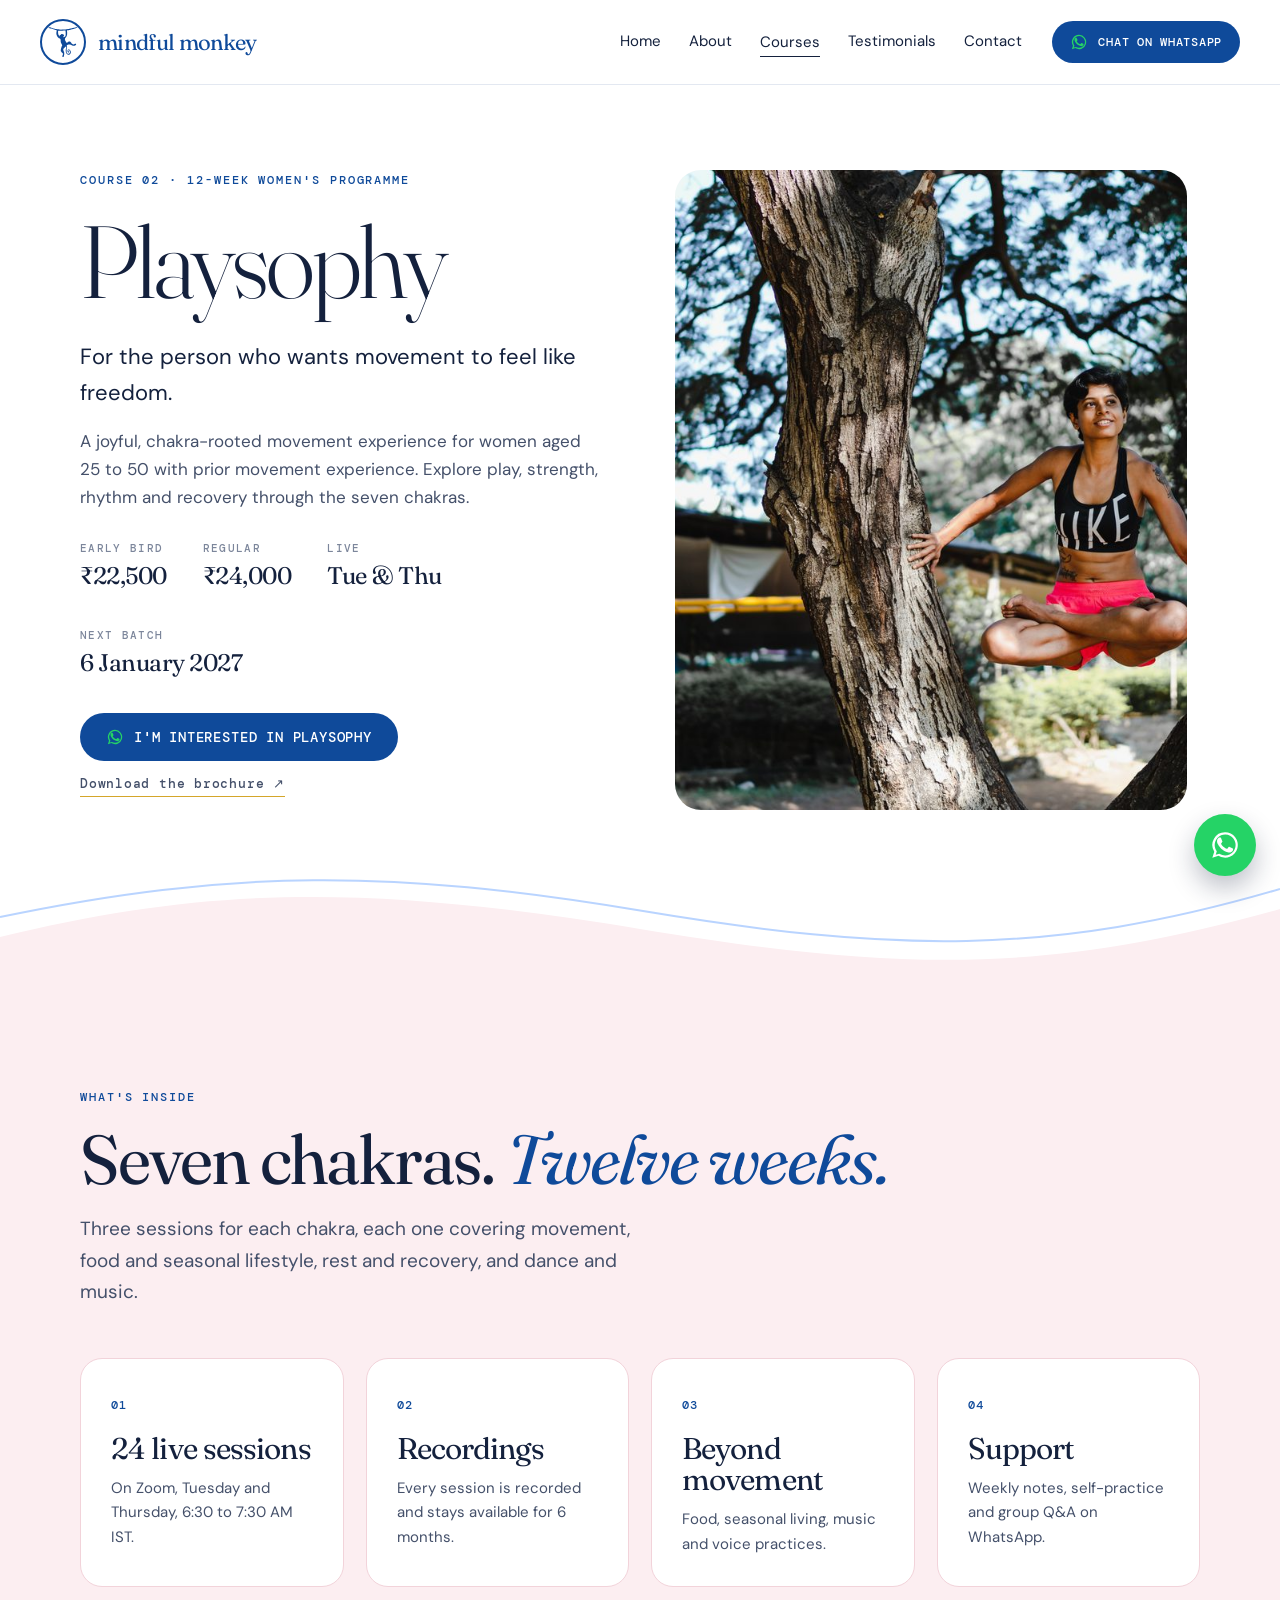
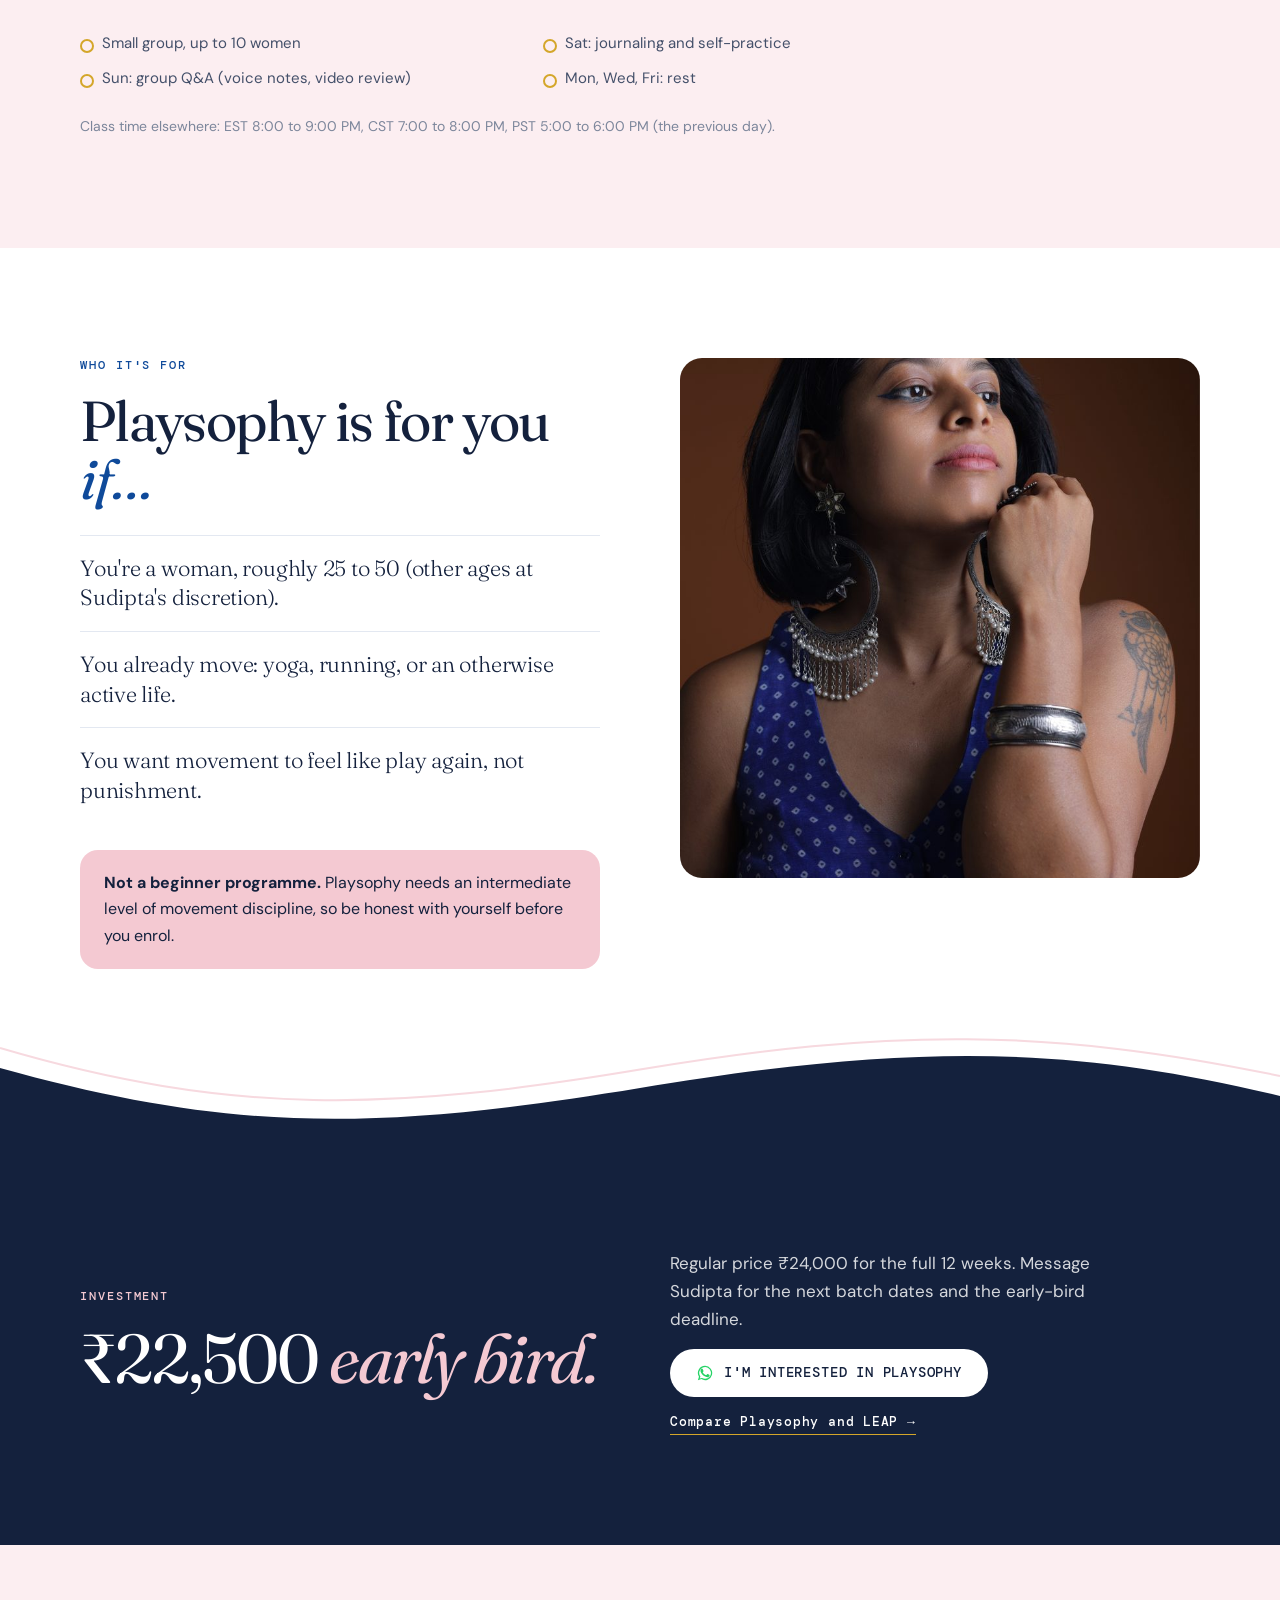
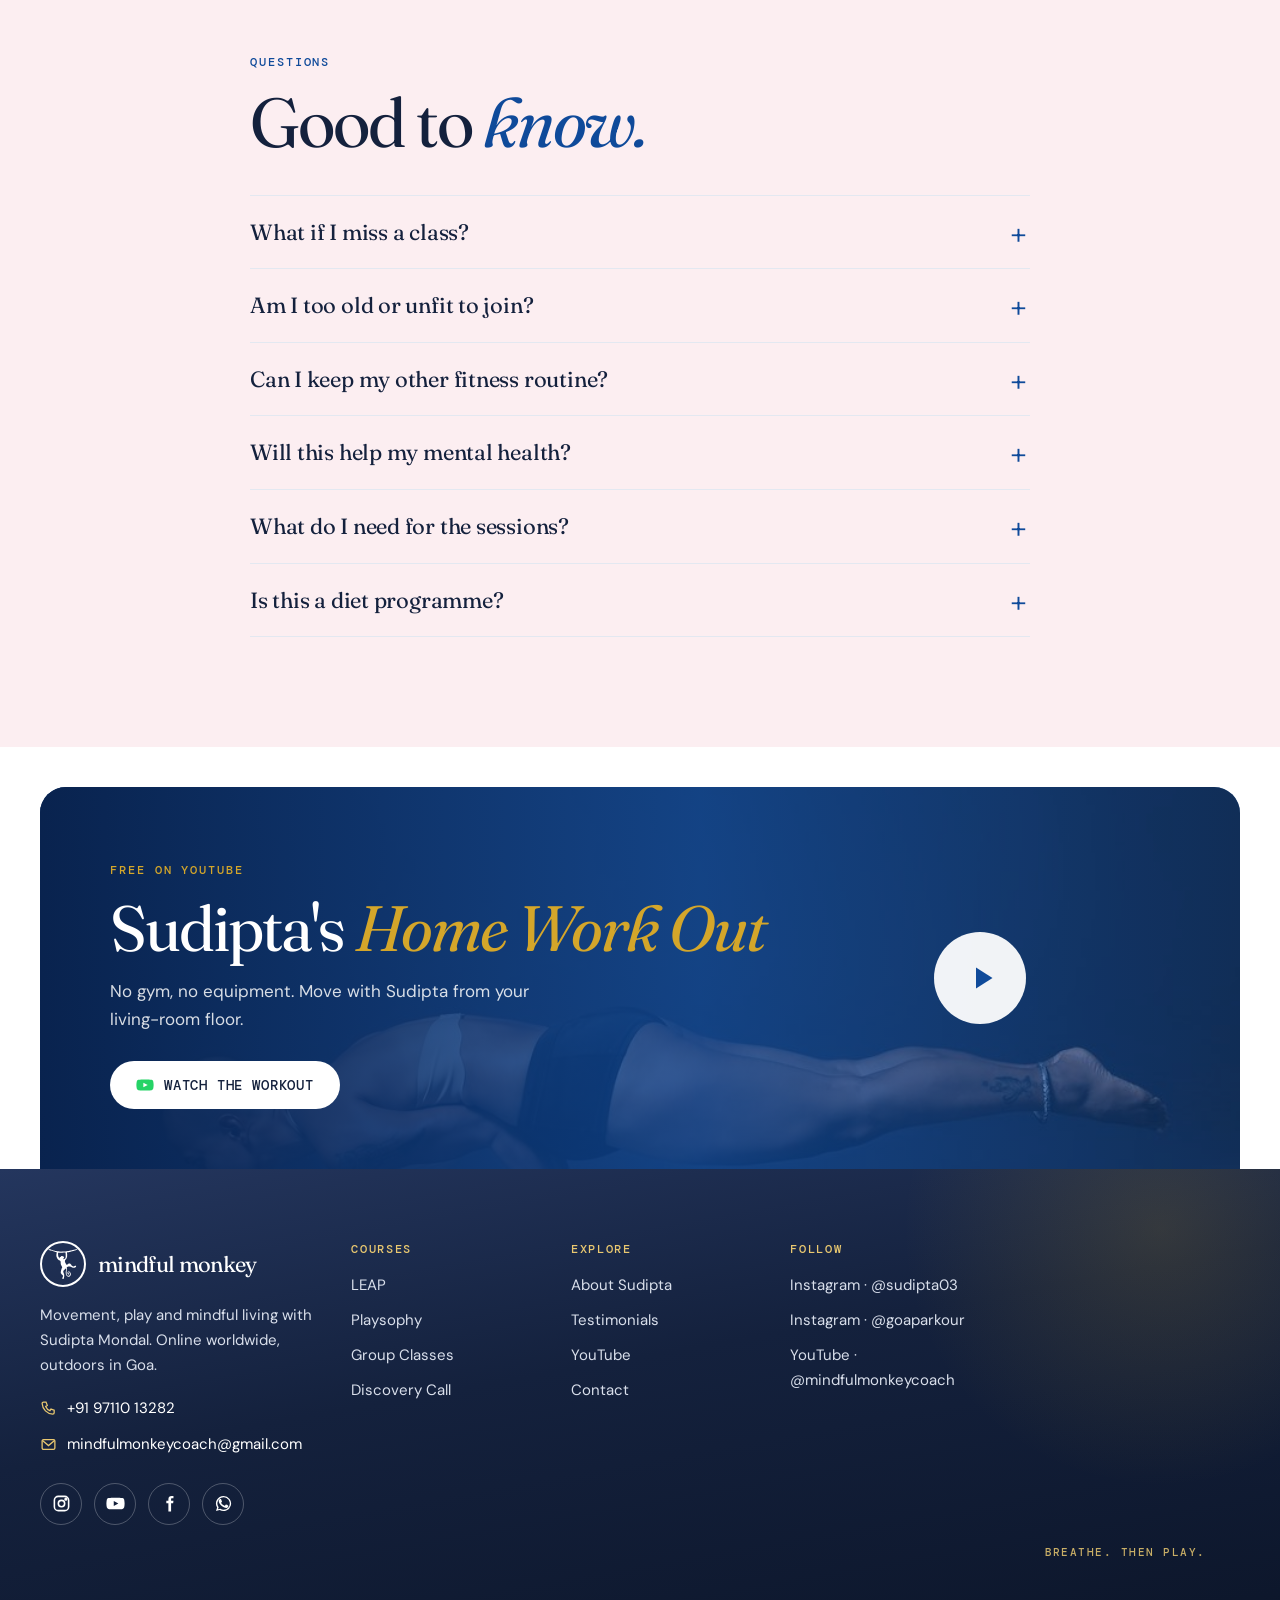
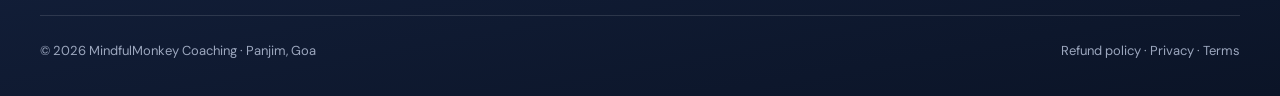
<file: online-coaching/playsophy.html>
<!doctype html>
<html lang="en">
<head>
<meta charset="utf-8">
<meta name="viewport" content="width=device-width, initial-scale=1">
<title>Playsophy · Mindful Monkey</title>
<meta name="description" content="Playsophy: a 12-week, chakra-rooted movement programme for women with prior movement experience. Live on Zoom with Sudipta Mondal.">
<meta property="og:title" content="Playsophy · Mindful Monkey">
<meta property="og:description" content="Playsophy: a 12-week, chakra-rooted movement programme for women with prior movement experience. Live on Zoom with Sudipta Mondal.">
<meta property="og:image" content="https://mindfulmonkeycoach.com/images/hero-storm-jump.jpg">
<meta name="theme-color" content="#0F4A9A">
<meta name="robots" content="noindex, nofollow">
<link rel="icon" href="../images/logo-blue.jpg">
<link rel="preconnect" href="https://fonts.googleapis.com"><link rel="preconnect" href="https://fonts.gstatic.com" crossorigin>
<link href="https://fonts.googleapis.com/css2?family=DM+Mono:wght@400;500&family=DM+Sans:opsz,wght@9..40,400;9..40,500;9..40,600&family=Fraunces:ital,opsz,wght@0,9..144,300;0,9..144,400;0,9..144,500;1,9..144,300;1,9..144,400&display=swap" rel="stylesheet">
<link rel="stylesheet" href="../css/site.css?v=mwp0wtvp">
</head>
<body>
<svg width="0" height="0" style="position:absolute" aria-hidden="true"><symbol id="mk" viewBox="0 0 183.0 187.2"><path fill-rule="evenodd" d="M0.4,0.1 0.0,0.5 0.0,1.1 0.6,1.9 1.1,3.5 2.0,4.9 3.0,5.8 4.6,6.6 5.6,6.9 6.5,7.5 9.1,8.1 10.2,8.8 15.0,9.0 16.4,9.4 20.0,9.8 21.6,10.6 23.0,10.9 24.8,11.6 27.0,12.0 28.2,12.8 29.1,12.9 30.5,13.5 32.8,13.9 34.2,15.0 35.8,15.5 37.9,15.8 39.4,16.6 40.9,17.1 41.8,17.8 43.4,18.1 44.4,18.8 49.0,19.4 50.6,20.1 52.1,21.4 52.0,24.2 51.4,26.8 51.0,30.6 50.4,32.4 50.1,35.9 50.1,43.1 50.4,45.6 51.5,47.9 52.2,51.2 53.4,53.5 54.0,54.1 54.5,55.4 55.2,56.4 55.5,57.5 56.1,58.5 56.2,59.4 57.0,60.5 57.4,61.8 58.0,62.8 59.8,64.2 60.2,64.9 60.4,65.5 63.1,67.6 64.0,67.8 64.6,68.1 66.2,69.9 67.9,70.6 69.1,70.9 70.1,71.6 71.5,72.1 73.6,73.9 75.9,76.4 76.9,80.5 76.9,86.5 77.1,87.4 77.2,92.5 77.8,93.9 78.2,96.6 78.9,97.5 79.4,99.8 80.0,100.2 80.4,101.5 81.1,102.2 81.4,103.6 82.0,104.8 82.1,105.6 83.0,106.6 83.4,107.6 84.0,108.1 84.2,109.5 86.1,112.5 86.5,114.1 86.5,115.0 85.9,116.0 85.9,116.5 85.4,117.2 85.1,118.4 84.5,119.0 84.0,120.5 83.4,121.0 82.9,122.6 82.1,123.9 81.9,126.2 81.2,127.5 80.9,129.1 80.4,129.9 80.1,132.4 79.2,134.2 78.9,137.0 78.2,138.1 78.1,141.6 77.5,144.0 77.5,147.4 78.1,150.8 79.1,152.8 81.2,154.9 82.6,157.5 84.0,158.9 86.8,160.9 87.4,161.8 89.2,163.4 91.0,165.9 91.2,167.1 91.0,171.6 90.2,172.9 90.1,174.1 89.4,175.2 89.0,176.6 88.5,177.2 88.2,178.8 87.4,181.2 87.4,183.8 88.2,185.6 89.6,186.8 90.5,187.1 91.8,187.2 94.0,186.6 96.2,184.6 97.2,182.6 97.8,179.8 97.9,176.4 99.0,172.9 99.1,160.1 98.4,158.9 98.1,155.9 97.4,154.6 97.1,153.4 96.2,152.1 95.2,149.2 95.1,148.1 94.4,147.1 94.2,145.9 93.5,144.6 93.5,144.0 93.0,142.6 93.4,138.9 94.0,138.0 94.2,137.0 95.4,134.9 100.8,129.5 101.8,128.1 104.1,126.2 106.5,123.2 108.8,121.8 109.2,121.8 109.6,122.1 109.8,123.0 110.2,123.9 110.2,125.1 111.0,126.5 111.0,127.5 110.5,129.8 110.0,136.8 109.2,138.0 109.0,142.5 108.5,143.9 108.6,149.6 109.2,153.0 109.5,156.8 110.2,159.2 111.2,160.4 111.4,161.2 112.4,163.8 114.0,166.6 115.2,167.8 115.9,168.0 117.5,169.6 120.2,171.6 122.4,172.1 123.4,172.8 128.2,173.2 132.5,171.9 134.0,171.0 137.0,167.5 139.1,164.1 140.1,161.5 140.5,156.0 140.1,153.2 139.2,151.5 139.0,150.1 138.4,149.1 138.0,147.9 137.4,146.9 135.1,144.9 134.1,143.0 133.1,142.0 131.5,141.5 131.1,141.0 130.1,140.8 129.0,139.9 126.6,140.1 123.5,141.1 120.4,144.9 120.2,146.5 119.6,148.0 119.5,150.2 120.1,153.5 121.2,155.5 122.4,156.8 125.5,158.9 128.0,158.8 129.9,157.6 130.6,155.5 130.6,154.2 129.9,153.0 129.0,152.6 127.8,152.5 125.6,151.6 124.1,150.4 123.5,149.4 123.2,148.1 123.6,146.4 125.5,144.9 126.5,144.4 127.9,144.2 129.1,144.8 131.4,146.2 132.9,148.1 133.8,149.9 133.9,150.6 134.4,151.6 135.1,152.4 135.9,154.1 135.9,155.5 135.0,159.8 134.2,161.1 133.9,162.5 132.4,164.4 131.0,165.6 127.1,167.5 125.1,167.8 123.6,167.6 118.6,164.8 117.4,163.5 114.2,157.8 114.0,143.4 114.4,136.0 115.0,134.6 115.0,129.5 115.5,124.5 115.5,120.6 115.0,115.1 116.0,113.9 116.4,112.6 117.5,111.6 121.1,110.9 122.4,110.0 124.5,109.6 125.9,109.0 128.4,108.8 133.0,109.0 135.4,109.8 136.9,109.9 138.4,110.8 139.9,111.0 141.2,111.8 142.2,111.9 143.4,112.5 144.5,112.8 145.4,113.8 146.4,114.0 147.5,114.8 150.0,115.1 152.9,116.6 154.8,116.9 156.2,117.5 161.1,117.6 162.2,117.0 164.0,116.9 165.0,116.5 165.8,115.9 166.9,115.8 167.5,115.1 169.1,114.6 169.5,114.1 171.5,112.8 173.1,110.6 173.1,106.2 172.4,105.1 171.5,104.6 171.1,104.1 168.4,103.9 167.0,104.6 165.2,105.0 164.9,105.5 163.5,106.0 163.0,106.5 161.9,107.0 161.1,107.8 160.4,107.9 159.5,108.4 157.2,108.8 154.1,108.6 152.9,107.8 151.8,107.5 151.1,106.8 150.1,106.5 148.2,104.9 147.4,104.8 146.1,103.8 145.5,102.5 145.1,100.9 142.5,97.9 142.1,96.9 140.8,95.4 139.5,94.6 136.9,91.6 135.8,90.9 133.4,90.8 132.4,90.4 131.6,90.4 131.1,90.6 127.2,91.1 125.0,91.9 123.2,92.9 122.5,93.8 121.8,94.0 121.1,94.8 120.4,95.0 117.6,97.5 115.6,98.5 114.4,98.5 113.9,98.2 112.6,97.0 112.4,96.0 111.5,95.5 110.5,94.5 110.1,92.8 108.5,90.8 108.1,89.6 107.4,88.9 105.5,85.1 105.2,83.1 104.5,81.8 104.1,79.4 103.5,78.1 103.4,75.4 103.5,74.0 104.1,72.8 104.5,70.9 105.5,69.4 106.2,68.8 106.5,67.9 108.0,66.0 108.2,64.8 111.0,62.5 112.1,60.1 112.9,59.5 114.0,57.5 114.4,55.4 115.1,54.2 115.4,52.9 116.1,51.6 116.4,48.9 117.0,47.6 117.2,46.4 117.4,30.8 116.2,26.9 116.4,22.1 117.1,21.2 118.2,20.9 121.1,20.6 122.8,20.0 125.2,19.5 128.2,19.5 130.5,18.8 132.8,18.5 134.0,18.0 136.9,17.8 138.2,16.9 139.9,16.6 141.5,15.9 144.8,15.5 146.2,14.8 148.2,14.5 149.4,14.0 151.6,13.6 152.8,13.0 154.9,12.5 156.4,11.8 161.6,10.8 163.1,9.9 165.0,9.8 166.2,9.0 167.9,8.8 168.9,8.0 170.9,7.6 171.6,7.1 173.5,6.8 174.6,6.1 176.5,5.9 179.4,3.8 181.6,3.5 182.8,2.5 183.0,1.9 182.9,1.2 181.5,0.6 179.5,0.5 178.2,0.6 176.0,1.6 171.2,1.9 170.1,2.5 167.2,2.9 165.9,3.6 163.2,3.9 161.4,4.8 158.1,5.0 154.5,5.9 152.1,6.9 145.5,7.9 143.5,8.6 140.8,8.9 138.9,9.6 136.2,10.0 134.2,10.9 131.4,11.1 130.5,11.6 128.2,12.1 126.5,12.1 124.8,12.6 120.0,13.1 118.2,13.6 111.0,14.0 107.4,14.9 98.9,15.6 92.1,15.6 83.4,16.0 80.0,16.4 71.9,15.6 69.9,15.2 66.5,15.1 65.0,14.6 62.8,14.5 61.2,14.0 54.2,13.6 49.9,13.0 45.6,12.8 43.5,11.9 40.4,11.4 38.9,10.6 37.2,10.5 36.1,9.9 34.1,9.8 30.5,8.9 28.9,7.9 24.9,6.8 23.5,5.9 22.1,5.6 20.9,4.9 18.5,4.5 17.6,4.0 15.4,3.5 12.0,2.1 8.8,1.6 7.6,1.0 5.4,0.8 3.4,0.0ZM106.9,22.5 107.2,23.0 107.5,24.5 107.4,27.8 108.1,30.6 108.2,46.8 107.1,55.5 106.2,57.1 102.1,60.6 101.4,60.9 100.6,61.9 99.5,62.5 98.6,62.6 96.9,63.4 94.6,63.2 94.0,62.8 93.9,61.4 94.1,61.0 94.1,59.1 94.4,58.4 95.1,57.1 95.9,56.6 96.2,55.9 97.1,55.1 98.1,53.5 98.2,50.9 98.0,49.1 97.0,47.9 92.5,46.8 91.1,45.9 90.1,45.6 89.6,45.0 88.6,44.5 88.0,43.9 86.8,43.8 85.9,43.4 82.5,43.0 81.4,43.6 80.1,44.9 79.0,46.6 78.2,47.2 76.4,49.6 75.0,50.5 72.5,50.9 71.4,51.5 70.5,53.2 70.4,54.6 70.9,55.1 71.1,56.2 72.0,57.6 73.5,58.6 73.8,59.2 74.4,59.8 74.2,60.0 73.8,60.0 72.4,59.4 71.6,58.6 71.0,58.4 66.2,53.6 65.4,52.2 65.0,51.0 64.4,50.2 64.1,48.8 63.1,47.2 62.6,47.0 62.0,46.1 61.8,43.0 61.2,41.2 61.1,36.9 60.6,33.1 60.6,31.8 60.9,31.2 60.6,26.6 61.4,24.1 62.2,23.0 62.9,22.8 72.2,23.0 86.9,23.0 97.0,22.6 98.4,22.0 100.2,22.4 106.0,22.1Z"/></symbol></svg><header class="site-header"><div class="wrap">
<a class="brand" href="../index.html" aria-label="Mindful Monkey home"><span class="badge"><svg viewBox="0 0 183 187.2" aria-hidden="true"><use href="#mk"/></svg></span> mindful monkey</a>
<nav class="links" aria-label="Main">
<a href="../index.html">Home</a><a href="../about.html">About</a>
<span class="has-sub"><a href="../courses.html" class="on">Courses</a><span class="sub">
<a href="../online-coaching/leap.html">LEAP · 1-on-1</a><a href="../online-coaching/playsophy.html">Playsophy · women only</a><a href="../group-classes.html">Group Classes · Goa</a><a href="../discovery.html">Discovery Call</a><a href="../courses.html#upcoming">Bootcamps, retreats &amp; workshops</a><a href="../online-coaching/compare.html">Compare LEAP and Playsophy</a></span></span>
<a href="../testimonials.html">Testimonials</a><a href="../contact.html">Contact</a>
</nav>
<a class="btn btn-blue hdr-cta" href="https://wa.me/919711013282?text=Hi%20I%20am%20interested%20in%20Playsophy" target="_blank" rel="noopener"><svg viewBox="0 0 24 24" fill="currentColor" aria-hidden="true"><path d="M17.47 14.38c-.3-.15-1.76-.87-2.04-.97-.27-.1-.47-.15-.67.15-.2.3-.77.97-.94 1.17-.17.2-.35.22-.65.07-.3-.15-1.25-.46-2.38-1.47-.88-.78-1.47-1.75-1.65-2.05-.17-.3-.02-.46.13-.61.13-.13.3-.35.45-.52.15-.17.2-.3.3-.5.1-.2.05-.37-.02-.52-.07-.15-.67-1.62-.92-2.22-.24-.58-.49-.5-.67-.51h-.57c-.2 0-.52.07-.79.37-.27.3-1.04 1.02-1.04 2.48s1.07 2.87 1.22 3.07c.15.2 2.1 3.2 5.08 4.49.71.31 1.26.49 1.69.63.71.23 1.36.2 1.87.12.57-.08 1.76-.72 2.01-1.42.25-.7.25-1.3.17-1.42-.07-.13-.27-.2-.57-.35zM12.04 2.5a9.5 9.5 0 0 0-8.1 14.5L2.5 21.5l4.63-1.4a9.5 9.5 0 1 0 4.9-17.6zm0 17.3a7.78 7.78 0 0 1-3.97-1.08l-.28-.17-2.75.84.82-2.68-.18-.28a7.83 7.83 0 1 1 6.36 3.37z"/></svg> Chat on WhatsApp</a>
<button class="menu-btn" aria-label="Open menu" aria-expanded="false"><span></span><span></span><span></span></button>
</div></header>
<a class="wa-float" href="https://wa.me/919711013282?text=Hi%20I%20am%20interested%20in%20Playsophy" target="_blank" rel="noopener" aria-label="Chat with Sudipta on WhatsApp"><svg viewBox="0 0 24 24" fill="currentColor" aria-hidden="true"><path d="M17.47 14.38c-.3-.15-1.76-.87-2.04-.97-.27-.1-.47-.15-.67.15-.2.3-.77.97-.94 1.17-.17.2-.35.22-.65.07-.3-.15-1.25-.46-2.38-1.47-.88-.78-1.47-1.75-1.65-2.05-.17-.3-.02-.46.13-.61.13-.13.3-.35.45-.52.15-.17.2-.3.3-.5.1-.2.05-.37-.02-.52-.07-.15-.67-1.62-.92-2.22-.24-.58-.49-.5-.67-.51h-.57c-.2 0-.52.07-.79.37-.27.3-1.04 1.02-1.04 2.48s1.07 2.87 1.22 3.07c.15.2 2.1 3.2 5.08 4.49.71.31 1.26.49 1.69.63.71.23 1.36.2 1.87.12.57-.08 1.76-.72 2.01-1.42.25-.7.25-1.3.17-1.42-.07-.13-.27-.2-.57-.35zM12.04 2.5a9.5 9.5 0 0 0-8.1 14.5L2.5 21.5l4.63-1.4a9.5 9.5 0 1 0 4.9-17.6zm0 17.3a7.78 7.78 0 0 1-3.97-1.08l-.28-.17-2.75.84.82-2.68-.18-.28a7.83 7.83 0 1 1 6.36 3.37z"/></svg></a>
<main>

<section class="phero"><div class="wrap grid">
<div><p class="eyebrow">Course 02 · 12-week women's programme</p><h1>Playsophy</h1>
<p class="lede" style="font-size:22px;color:var(--brown)">For the person who wants movement to feel like freedom.</p>
<p style="margin-top:16px;max-width:560px">A joyful, chakra-rooted movement experience for women aged 25 to 50 with prior movement experience. Explore play, strength, rhythm and recovery through the seven chakras.</p>
<div class="meta"><div><span>Early bird</span><b><span data-inr="22500">₹22,500</span></b></div><div><span>Regular</span><b><span data-inr="24000">₹24,000</span></b></div><div><span>Live</span><b>Tue & Thu</b></div><div><span>Next batch</span><b>6 January 2027</b></div></div>
<div class="row-btns"><a class="btn btn-blue" href="https://wa.me/919711013282?text=Hi%20I%20am%20interested%20in%20Playsophy" target="_blank" rel="noopener"><svg viewBox="0 0 24 24" fill="currentColor" aria-hidden="true"><path d="M17.47 14.38c-.3-.15-1.76-.87-2.04-.97-.27-.1-.47-.15-.67.15-.2.3-.77.97-.94 1.17-.17.2-.35.22-.65.07-.3-.15-1.25-.46-2.38-1.47-.88-.78-1.47-1.75-1.65-2.05-.17-.3-.02-.46.13-.61.13-.13.3-.35.45-.52.15-.17.2-.3.3-.5.1-.2.05-.37-.02-.52-.07-.15-.67-1.62-.92-2.22-.24-.58-.49-.5-.67-.51h-.57c-.2 0-.52.07-.79.37-.27.3-1.04 1.02-1.04 2.48s1.07 2.87 1.22 3.07c.15.2 2.1 3.2 5.08 4.49.71.31 1.26.49 1.69.63.71.23 1.36.2 1.87.12.57-.08 1.76-.72 2.01-1.42.25-.7.25-1.3.17-1.42-.07-.13-.27-.2-.57-.35zM12.04 2.5a9.5 9.5 0 0 0-8.1 14.5L2.5 21.5l4.63-1.4a9.5 9.5 0 1 0 4.9-17.6zm0 17.3a7.78 7.78 0 0 1-3.97-1.08l-.28-.17-2.75.84.82-2.68-.18-.28a7.83 7.83 0 1 1 6.36 3.37z"/></svg> I'm interested in Playsophy</a><a class="text-link" href="https://drive.google.com/file/d/1jJvOm31Bg5TxNpa6EKKLjHd-hn4rTFdc/view?usp=sharing" target="_blank" rel="noopener">Download the brochure ↗</a></div>
<p class="fx-note"></p></div>
<div class="im"><img src="../images/playsophy-tree.jpg" alt="Playful movement in a tree"></div>
</div></section>

<section class="sec bg-blush wave-top"><svg class="wave" viewBox="0 0 1440 150" preserveAspectRatio="none" aria-hidden="true"><path d="M0 95 C 240 30 420 30 720 85 S 1180 140 1440 60 L1440 150 L0 150Z" fill="#FCEEF1"/><path d="M0 70 C 260 10 440 10 720 62 S 1180 120 1440 35" fill="none" stroke="#9CC2FF" stroke-width="2" opacity=".7" vector-effect="non-scaling-stroke"/></svg><div class="wrap">
<p class="eyebrow">What's inside</p><h2 class="h2" style="margin:18px 0 18px">Seven chakras. <em>Twelve weeks.</em></h2>
<p class="lede" style="margin-bottom:50px">Three sessions for each chakra, each one covering movement, food and seasonal lifestyle, rest and recovery, and dance and music.</p>
<div class="igrid"><div class="rv"><span>01</span><h3>24 live sessions</h3><p>On Zoom, Tuesday and Thursday, 6:30 to 7:30 AM IST.</p></div>
<div class="rv"><span>02</span><h3>Recordings</h3><p>Every session is recorded and stays available for 6 months.</p></div>
<div class="rv"><span>03</span><h3>Beyond movement</h3><p>Food, seasonal living, music and voice practices.</p></div>
<div class="rv"><span>04</span><h3>Support</h3><p>Weekly notes, self-practice and group Q&amp;A on WhatsApp.</p></div></div>
<ul class="dots" style="margin-top:44px;max-width:900px"><li>Small group, up to 10 women</li><li>Sat: journaling and self-practice</li><li>Sun: group Q&amp;A (voice notes, video review)</li><li>Mon, Wed, Fri: rest</li></ul>
<p style="font-size:14px;color:var(--brown-mute);margin-top:18px">Class time elsewhere: EST 8:00 to 9:00 PM, CST 7:00 to 8:00 PM, PST 5:00 to 6:00 PM (the previous day).</p>
</div></section>
<section class="sec fit"><div class="wrap">
<div class="rv"><p class="eyebrow">Who it's for</p><h2 class="h2" style="font-size:clamp(38px,4.4vw,58px);margin-top:18px">Playsophy is for you <em>if…</em></h2>
<ul class="big"><li>You're a woman, roughly 25 to 50 (other ages at Sudipta's discretion).</li><li>You already move: yoga, running, or an otherwise active life.</li><li>You want movement to feel like play again, not punishment.</li></ul>
<p class="callout"><b>Not a beginner programme.</b> Playsophy needs an intermediate level of movement discipline, so be honest with yourself before you enrol.</p></div>
<div class="im rv" style="border-radius:22px;overflow:hidden;height:520px"><img loading="lazy" decoding="async" src="../images/about-blue-dress.jpg" alt="Sudipta" style="width:100%;height:100%;object-fit:cover"></div>
</div></section>
<section class="sec bg-brown wave-top"><svg class="wave" viewBox="0 0 1440 150" preserveAspectRatio="none" aria-hidden="true" style="transform:scaleX(-1)"><path d="M0 95 C 240 30 420 30 720 85 S 1180 140 1440 60 L1440 150 L0 150Z" fill="#14213D"/><path d="M0 70 C 260 10 440 10 720 62 S 1180 120 1440 35" fill="none" stroke="#F4C9D2" stroke-width="2" opacity=".7" vector-effect="non-scaling-stroke"/></svg><div class="wrap pbox">
<div class="rv"><p class="eyebrow">Investment</p><h2 class="h2" style="margin-top:18px"><span data-inr="22500">₹22,500</span> <em>early bird.</em></h2></div>
<div class="rv" style="display:flex;flex-direction:column;gap:16px;align-items:flex-start">
<p style="color:rgba(255,255,255,.82);max-width:440px">Regular price <span data-inr="24000">₹24,000</span> for the full 12 weeks. Message Sudipta for the next batch dates and the early-bird deadline.</p>
<a class="btn btn-white" href="https://wa.me/919711013282?text=Hi%20I%20am%20interested%20in%20Playsophy" target="_blank" rel="noopener"><svg viewBox="0 0 24 24" fill="currentColor" aria-hidden="true"><path d="M17.47 14.38c-.3-.15-1.76-.87-2.04-.97-.27-.1-.47-.15-.67.15-.2.3-.77.97-.94 1.17-.17.2-.35.22-.65.07-.3-.15-1.25-.46-2.38-1.47-.88-.78-1.47-1.75-1.65-2.05-.17-.3-.02-.46.13-.61.13-.13.3-.35.45-.52.15-.17.2-.3.3-.5.1-.2.05-.37-.02-.52-.07-.15-.67-1.62-.92-2.22-.24-.58-.49-.5-.67-.51h-.57c-.2 0-.52.07-.79.37-.27.3-1.04 1.02-1.04 2.48s1.07 2.87 1.22 3.07c.15.2 2.1 3.2 5.08 4.49.71.31 1.26.49 1.69.63.71.23 1.36.2 1.87.12.57-.08 1.76-.72 2.01-1.42.25-.7.25-1.3.17-1.42-.07-.13-.27-.2-.57-.35zM12.04 2.5a9.5 9.5 0 0 0-8.1 14.5L2.5 21.5l4.63-1.4a9.5 9.5 0 1 0 4.9-17.6zm0 17.3a7.78 7.78 0 0 1-3.97-1.08l-.28-.17-2.75.84.82-2.68-.18-.28a7.83 7.83 0 1 1 6.36 3.37z"/></svg> I'm interested in Playsophy</a>
<a class="text-link" href="compare.html" style="color:#fff">Compare Playsophy and LEAP →</a></div></div></section>
<section class="sec bg-blush"><div class="wrap narrow">
<p class="eyebrow" style="margin-bottom:16px">Questions</p><h2 class="h2" style="margin-bottom:36px">Good to <em>know.</em></h2>
<details class="faq"><summary>What if I miss a class?</summary><p>All sessions are recorded, and you keep access for 6 months.</p></details>
<details class="faq"><summary>Am I too old or unfit to join?</summary><p>Playsophy is designed for intermediate movers, not total beginners. Your movement background matters more than your age.</p></details>
<details class="faq"><summary>Can I keep my other fitness routine?</summary><p>Yes. Playsophy is designed to complement an active lifestyle.</p></details>
<details class="faq"><summary>Will this help my mental health?</summary><p>Many women find real benefits, but this is a movement and lifestyle programme, not a substitute for clinical care.</p></details>
<details class="faq"><summary>What do I need for the sessions?</summary><p>A stable internet connection, space to move, and the willingness to show up.</p></details>
<details class="faq"><summary>Is this a diet programme?</summary><p>No. It's about seasonal, mindful food choices, not restriction.</p></details>
</div></section><section class="workout"><div class="wrap" style="max-width:1360px">
<a class="banner" href="https://www.youtube.com/watch?v=d_9e7xTF6Dw" target="_blank" rel="noopener" data-yt="d_9e7xTF6Dw"><img loading="lazy" decoding="async" src="../images/about-plank.jpg" alt="Sudipta holding a plank on paralettes"><div class="inner">
<p class="eyebrow" style="margin-bottom:16px">Free on YouTube</p>
<h2>Sudipta's <em>Home Work Out</em></h2>
<p>No gym, no equipment. Move with Sudipta from your living-room floor.</p>
<span class="btn btn-white"><svg viewBox="0 0 24 24" fill="currentColor" aria-hidden="true"><path d="M23 7.2a3 3 0 0 0-2.1-2.1C19 4.6 12 4.6 12 4.6s-7 0-8.9.5A3 3 0 0 0 1 7.2 31 31 0 0 0 .5 12 31 31 0 0 0 1 16.8a3 3 0 0 0 2.1 2.1c1.9.5 8.9.5 8.9.5s7 0 8.9-.5a3 3 0 0 0 2.1-2.1 31 31 0 0 0 .5-4.8 31 31 0 0 0-.5-4.8ZM9.8 15.1V8.9L15.6 12l-5.8 3.1Z"/></svg> Watch the workout</span></div><span class="play"><svg viewBox="0 0 24 24" fill="currentColor" aria-hidden="true"><path d="M8 5v14l11-7z"/></svg></span></a>
</div></section>
</main>
<footer class="site-footer"><div class="wrap" style="max-width:1360px"><div class="fcols">
<div><a class="brand" href="../index.html"><span class="badge"><svg viewBox="0 0 183 187.2" aria-hidden="true"><use href="#mk"/></svg></span> mindful monkey</a><p style="font-size:15px;max-width:300px">Movement, play and mindful living with Sudipta Mondal. Online worldwide, outdoors in Goa.</p>
<ul class="fcontact"><li><a href="tel:+919711013282"><svg viewBox="0 0 24 24" fill="none" stroke="currentColor" stroke-width="1.8" aria-hidden="true"><path d="M5 3h3.5l1.8 4.6-2.3 1.5a11 11 0 0 0 6 6l1.5-2.3L20 14.5V18a2 2 0 0 1-2 2A16 16 0 0 1 3 5a2 2 0 0 1 2-2Z"/></svg>+91 97110 13282</a></li>
<li><a href="mailto:mindfulmonkeycoach@gmail.com"><svg viewBox="0 0 24 24" fill="none" stroke="currentColor" stroke-width="1.8" aria-hidden="true"><rect x="3" y="5" width="18" height="14" rx="2"/><path d="m3.5 6.5 8.5 7 8.5-7"/></svg>mindfulmonkeycoach@gmail.com</a></li></ul>
<div class="soc"><a href="https://www.instagram.com/sudipta03/" target="_blank" rel="noopener" aria-label="Instagram"><svg viewBox="0 0 24 24" fill="none" stroke="currentColor" stroke-width="2" aria-hidden="true"><rect x="3" y="3" width="18" height="18" rx="5"/><circle cx="12" cy="12" r="4"/><circle cx="17.5" cy="6.5" r="1" fill="currentColor"/></svg></a><a href="https://www.youtube.com/@mindfulmonkeycoach" target="_blank" rel="noopener" aria-label="YouTube"><svg viewBox="0 0 24 24" fill="currentColor" aria-hidden="true"><path d="M23 7.2a3 3 0 0 0-2.1-2.1C19 4.6 12 4.6 12 4.6s-7 0-8.9.5A3 3 0 0 0 1 7.2 31 31 0 0 0 .5 12 31 31 0 0 0 1 16.8a3 3 0 0 0 2.1 2.1c1.9.5 8.9.5 8.9.5s7 0 8.9-.5a3 3 0 0 0 2.1-2.1 31 31 0 0 0 .5-4.8 31 31 0 0 0-.5-4.8ZM9.8 15.1V8.9L15.6 12l-5.8 3.1Z"/></svg></a><a href="https://www.facebook.com/sudiptababycool/" target="_blank" rel="noopener" aria-label="Facebook"><svg viewBox="0 0 24 24" fill="currentColor" aria-hidden="true"><path d="M14 8.5V6.8c0-.8.2-1.3 1.4-1.3H17V2.6c-.3 0-1.3-.1-2.4-.1-2.4 0-4 1.5-4 4.1v1.9H8v3.2h2.6V22H14v-10.3h2.6l.4-3.2H14Z"/></svg></a><a href="https://wa.me/919711013282?text=Hi%20Sudipta" target="_blank" rel="noopener" aria-label="WhatsApp"><svg viewBox="0 0 24 24" fill="currentColor" aria-hidden="true"><path d="M17.47 14.38c-.3-.15-1.76-.87-2.04-.97-.27-.1-.47-.15-.67.15-.2.3-.77.97-.94 1.17-.17.2-.35.22-.65.07-.3-.15-1.25-.46-2.38-1.47-.88-.78-1.47-1.75-1.65-2.05-.17-.3-.02-.46.13-.61.13-.13.3-.35.45-.52.15-.17.2-.3.3-.5.1-.2.05-.37-.02-.52-.07-.15-.67-1.62-.92-2.22-.24-.58-.49-.5-.67-.51h-.57c-.2 0-.52.07-.79.37-.27.3-1.04 1.02-1.04 2.48s1.07 2.87 1.22 3.07c.15.2 2.1 3.2 5.08 4.49.71.31 1.26.49 1.69.63.71.23 1.36.2 1.87.12.57-.08 1.76-.72 2.01-1.42.25-.7.25-1.3.17-1.42-.07-.13-.27-.2-.57-.35zM12.04 2.5a9.5 9.5 0 0 0-8.1 14.5L2.5 21.5l4.63-1.4a9.5 9.5 0 1 0 4.9-17.6zm0 17.3a7.78 7.78 0 0 1-3.97-1.08l-.28-.17-2.75.84.82-2.68-.18-.28a7.83 7.83 0 1 1 6.36 3.37z"/></svg></a></div></div>
<div><h4>Courses</h4><ul><li><a href="../online-coaching/leap.html">LEAP</a></li><li><a href="../online-coaching/playsophy.html">Playsophy</a></li><li><a href="../group-classes.html">Group Classes</a></li><li><a href="../discovery.html">Discovery Call</a></li></ul></div>
<div><h4>Explore</h4><ul><li><a href="../about.html">About Sudipta</a></li><li><a href="../testimonials.html">Testimonials</a></li><li><a href="https://www.youtube.com/@mindfulmonkeycoach" target="_blank" rel="noopener">YouTube</a></li><li><a href="../contact.html">Contact</a></li></ul></div>
<div><h4>Follow</h4><ul><li><a href="https://www.instagram.com/sudipta03/" target="_blank" rel="noopener">Instagram · @sudipta03</a></li><li><a href="https://www.instagram.com/goaparkour/" target="_blank" rel="noopener">Instagram · @goaparkour</a></li><li><a href="https://www.youtube.com/@mindfulmonkeycoach" target="_blank" rel="noopener">YouTube · @mindfulmonkeycoach</a></li></ul></div>
<div class="mk-foot"><svg viewBox="-39.7 -72.4 79.4 118.6" aria-hidden="true"><path d="M6.0 2.0L2.0 3.5" stroke="#D4A62A" stroke-width="6.0" stroke-linecap="round" fill="none"/><path d="M2.0 3.5L-2.0 5.1" stroke="#D4A62A" stroke-width="5.9" stroke-linecap="round" fill="none"/><path d="M-2.0 5.1L-6.0 6.8" stroke="#D4A62A" stroke-width="5.9" stroke-linecap="round" fill="none"/><path d="M-6.0 6.8L-9.8 8.7" stroke="#D4A62A" stroke-width="5.8" stroke-linecap="round" fill="none"/><path d="M-9.8 8.7L-13.6 10.8" stroke="#D4A62A" stroke-width="5.8" stroke-linecap="round" fill="none"/><path d="M-13.6 10.8L-17.1 13.3" stroke="#D4A62A" stroke-width="5.7" stroke-linecap="round" fill="none"/><path d="M-17.1 13.3L-20.3 16.2" stroke="#D4A62A" stroke-width="5.7" stroke-linecap="round" fill="none"/><path d="M-20.3 16.2L-22.9 19.6" stroke="#D4A62A" stroke-width="5.6" stroke-linecap="round" fill="none"/><path d="M-22.9 19.6L-24.8 23.5" stroke="#D4A62A" stroke-width="5.6" stroke-linecap="round" fill="none"/><path d="M-24.8 23.5L-25.5 27.7" stroke="#D4A62A" stroke-width="5.5" stroke-linecap="round" fill="none"/><path d="M-25.5 27.7L-24.8 31.9" stroke="#D4A62A" stroke-width="5.5" stroke-linecap="round" fill="none"/><path d="M-24.8 31.9L-22.4 35.5" stroke="#D4A62A" stroke-width="5.4" stroke-linecap="round" fill="none"/><path d="M-22.4 35.5L-18.6 37.6" stroke="#D4A62A" stroke-width="5.3" stroke-linecap="round" fill="none"/><path d="M-18.6 37.6L-14.3 37.2" stroke="#D4A62A" stroke-width="5.3" stroke-linecap="round" fill="none"/><path d="M-14.3 37.2L-11.2 34.2" stroke="#D4A62A" stroke-width="5.2" stroke-linecap="round" fill="none"/><path d="M-11.2 34.2L-11.2 29.9" stroke="#D4A62A" stroke-width="5.2" stroke-linecap="round" fill="none"/><path d="M-11.2 29.9L-14.5 27.1" stroke="#D4A62A" stroke-width="5.1" stroke-linecap="round" fill="none"/><path d="M-14.5 27.1L-18.5 28.5" stroke="#D4A62A" stroke-width="5.1" stroke-linecap="round" fill="none"/><path d="M-18.5 28.5L-19.0 32.7" stroke="#D4A62A" stroke-width="5.0" stroke-linecap="round" fill="none"/><path d="M-19.0 32.7L-15.1 34.5" stroke="#D4A62A" stroke-width="5.0" stroke-linecap="round" fill="none"/><path d="M-15.1 34.5L-12.8 30.8" stroke="#D4A62A" stroke-width="4.9" stroke-linecap="round" fill="none"/><path d="M-12.8 30.8L-16.4 28.5" stroke="#D4A62A" stroke-width="4.8" stroke-linecap="round" fill="none"/><path d="M-16.4 28.5L-18.2 32.4" stroke="#D4A62A" stroke-width="4.8" stroke-linecap="round" fill="none"/><path d="M-18.2 32.4L-13.9 32.9" stroke="#D4A62A" stroke-width="4.7" stroke-linecap="round" fill="none"/><path d="M6.0 2.0L2.0 3.5" stroke="#101B33" stroke-width="3.0" stroke-linecap="round" fill="none"/><path d="M2.0 3.5L-2.0 5.1" stroke="#101B33" stroke-width="2.9" stroke-linecap="round" fill="none"/><path d="M-2.0 5.1L-6.0 6.8" stroke="#101B33" stroke-width="2.9" stroke-linecap="round" fill="none"/><path d="M-6.0 6.8L-9.8 8.7" stroke="#101B33" stroke-width="2.8" stroke-linecap="round" fill="none"/><path d="M-9.8 8.7L-13.6 10.8" stroke="#101B33" stroke-width="2.8" stroke-linecap="round" fill="none"/><path d="M-13.6 10.8L-17.1 13.3" stroke="#101B33" stroke-width="2.7" stroke-linecap="round" fill="none"/><path d="M-17.1 13.3L-20.3 16.2" stroke="#101B33" stroke-width="2.7" stroke-linecap="round" fill="none"/><path d="M-20.3 16.2L-22.9 19.6" stroke="#101B33" stroke-width="2.6" stroke-linecap="round" fill="none"/><path d="M-22.9 19.6L-24.8 23.5" stroke="#101B33" stroke-width="2.6" stroke-linecap="round" fill="none"/><path d="M-24.8 23.5L-25.5 27.7" stroke="#101B33" stroke-width="2.5" stroke-linecap="round" fill="none"/><path d="M-25.5 27.7L-24.8 31.9" stroke="#101B33" stroke-width="2.5" stroke-linecap="round" fill="none"/><path d="M-24.8 31.9L-22.4 35.5" stroke="#101B33" stroke-width="2.4" stroke-linecap="round" fill="none"/><path d="M-22.4 35.5L-18.6 37.6" stroke="#101B33" stroke-width="2.3" stroke-linecap="round" fill="none"/><path d="M-18.6 37.6L-14.3 37.2" stroke="#101B33" stroke-width="2.3" stroke-linecap="round" fill="none"/><path d="M-14.3 37.2L-11.2 34.2" stroke="#101B33" stroke-width="2.2" stroke-linecap="round" fill="none"/><path d="M-11.2 34.2L-11.2 29.9" stroke="#101B33" stroke-width="2.2" stroke-linecap="round" fill="none"/><path d="M-11.2 29.9L-14.5 27.1" stroke="#101B33" stroke-width="2.1" stroke-linecap="round" fill="none"/><path d="M-14.5 27.1L-18.5 28.5" stroke="#101B33" stroke-width="2.1" stroke-linecap="round" fill="none"/><path d="M-18.5 28.5L-19.0 32.7" stroke="#101B33" stroke-width="2.0" stroke-linecap="round" fill="none"/><path d="M-19.0 32.7L-15.1 34.5" stroke="#101B33" stroke-width="2.0" stroke-linecap="round" fill="none"/><path d="M-15.1 34.5L-12.8 30.8" stroke="#101B33" stroke-width="1.9" stroke-linecap="round" fill="none"/><path d="M-12.8 30.8L-16.4 28.5" stroke="#101B33" stroke-width="1.8" stroke-linecap="round" fill="none"/><path d="M-16.4 28.5L-18.2 32.4" stroke="#101B33" stroke-width="1.8" stroke-linecap="round" fill="none"/><path d="M-18.2 32.4L-13.9 32.9" stroke="#101B33" stroke-width="1.7" stroke-linecap="round" fill="none"/><path d="M6.5 3.0L7.4 0.4L8.2 -2.3L7.8 -4.9L7.3 -7.5L6.8 -10.1L6.4 -12.8L6.8 -15.4L7.8 -18.0L8.8 -20.6L9.8 -23.3L10.7 -25.9L11.1 -28.5L10.9 -31.1L10.6 -33.8L8.6 -36.4L5.5 -39.0L-5.5 -39.0L-8.6 -36.4L-10.6 -33.8L-10.9 -31.1L-11.1 -28.5L-10.7 -25.9L-9.8 -23.3L-8.8 -20.6L-7.8 -18.0L-6.8 -15.4L-6.4 -12.8L-6.8 -10.1L-7.3 -7.5L-7.8 -4.9L-8.2 -2.3L-7.4 0.4L-6.5 3.0Z" fill="#D4A62A" stroke="#D4A62A" stroke-width="3.0" stroke-linejoin="round"/><circle cx="0.0" cy="3.0" r="8.0" fill="#D4A62A"/><circle cx="0.0" cy="-39.0" r="7.0" fill="#D4A62A"/><path d="M6.5 3.0L7.4 0.4L8.2 -2.3L7.8 -4.9L7.3 -7.5L6.8 -10.1L6.4 -12.8L6.8 -15.4L7.8 -18.0L8.8 -20.6L9.8 -23.3L10.7 -25.9L11.1 -28.5L10.9 -31.1L10.6 -33.8L8.6 -36.4L5.5 -39.0L-5.5 -39.0L-8.6 -36.4L-10.6 -33.8L-10.9 -31.1L-11.1 -28.5L-10.7 -25.9L-9.8 -23.3L-8.8 -20.6L-7.8 -18.0L-6.8 -15.4L-6.4 -12.8L-6.8 -10.1L-7.3 -7.5L-7.8 -4.9L-8.2 -2.3L-7.4 0.4L-6.5 3.0Z" fill="#101B33"/><circle cx="0.0" cy="3.0" r="6.5" fill="#101B33"/><circle cx="0.0" cy="-39.0" r="5.5" fill="#101B33"/><path d="M-5.5 -5.2L-10.6 -5.0L-15.0 -4.8L-18.8 -4.5L-22.0 -4.1L-24.6 -3.7L-26.6 -3.2L-28.3 -2.5L-30.4 -0.2L-29.2 3.4L-27.6 4.4L-25.6 4.8L-23.2 5.3L-20.2 5.7L-16.6 6.2L-12.3 6.8L-7.4 7.6L-6.7 3.6L-11.6 2.7L-15.7 1.8L-19.1 0.9L-21.9 -0.0L-23.9 -0.8L-25.1 -1.5L-25.2 -1.4L-24.5 1.2L-25.8 2.8L-25.3 2.9L-23.8 2.8L-21.5 2.8L-18.5 2.8L-14.9 2.9L-10.5 3.0L-5.5 3.2Z" fill="#D4A62A" stroke="#D4A62A" stroke-width="3.0" stroke-linejoin="round"/><circle cx="-5.5" cy="-1.0" r="5.7" fill="#D4A62A"/><circle cx="-7.1" cy="5.6" r="3.5" fill="#D4A62A"/><ellipse cx="-7.6" cy="9.6" rx="8.9" ry="4.7" transform="rotate(278.0 -7.6 9.6)" fill="#D4A62A"/><path d="M-5.5 -5.2L-10.6 -5.0L-15.0 -4.8L-18.8 -4.5L-22.0 -4.1L-24.6 -3.7L-26.6 -3.2L-28.3 -2.5L-30.4 -0.2L-29.2 3.4L-27.6 4.4L-25.6 4.8L-23.2 5.3L-20.2 5.7L-16.6 6.2L-12.3 6.8L-7.4 7.6L-6.7 3.6L-11.6 2.7L-15.7 1.8L-19.1 0.9L-21.9 -0.0L-23.9 -0.8L-25.1 -1.5L-25.2 -1.4L-24.5 1.2L-25.8 2.8L-25.3 2.9L-23.8 2.8L-21.5 2.8L-18.5 2.8L-14.9 2.9L-10.5 3.0L-5.5 3.2Z" fill="#101B33"/><circle cx="-5.5" cy="-1.0" r="4.2" fill="#101B33"/><circle cx="-7.1" cy="5.6" r="2.0" fill="#101B33"/><ellipse cx="-7.6" cy="9.6" rx="7.4" ry="3.2" transform="rotate(278.0 -7.6 9.6)" fill="#101B33"/><path d="M5.5 3.2L10.5 3.0L14.9 2.9L18.5 2.8L21.5 2.8L23.8 2.8L25.3 2.9L25.8 2.8L24.5 1.2L25.2 -1.4L25.1 -1.5L23.9 -0.8L21.9 -0.0L19.1 0.9L15.7 1.8L11.6 2.7L6.7 3.6L7.4 7.6L12.3 6.8L16.6 6.2L20.2 5.7L23.2 5.3L25.6 4.8L27.6 4.4L29.2 3.4L30.4 -0.2L28.3 -2.5L26.6 -3.2L24.6 -3.7L22.0 -4.1L18.8 -4.5L15.0 -4.8L10.6 -5.0L5.5 -5.2Z" fill="#D4A62A" stroke="#D4A62A" stroke-width="3.0" stroke-linejoin="round"/><circle cx="5.5" cy="-1.0" r="5.7" fill="#D4A62A"/><circle cx="7.1" cy="5.6" r="3.5" fill="#D4A62A"/><ellipse cx="7.6" cy="9.6" rx="8.9" ry="4.7" transform="rotate(262.0 7.6 9.6)" fill="#D4A62A"/><path d="M5.5 3.2L10.5 3.0L14.9 2.9L18.5 2.8L21.5 2.8L23.8 2.8L25.3 2.9L25.8 2.8L24.5 1.2L25.2 -1.4L25.1 -1.5L23.9 -0.8L21.9 -0.0L19.1 0.9L15.7 1.8L11.6 2.7L6.7 3.6L7.4 7.6L12.3 6.8L16.6 6.2L20.2 5.7L23.2 5.3L25.6 4.8L27.6 4.4L29.2 3.4L30.4 -0.2L28.3 -2.5L26.6 -3.2L24.6 -3.7L22.0 -4.1L18.8 -4.5L15.0 -4.8L10.6 -5.0L5.5 -5.2Z" fill="#101B33"/><circle cx="5.5" cy="-1.0" r="4.2" fill="#101B33"/><circle cx="7.1" cy="5.6" r="2.0" fill="#101B33"/><ellipse cx="7.6" cy="9.6" rx="7.4" ry="3.2" transform="rotate(262.0 7.6 9.6)" fill="#101B33"/><circle cx="-12.6" cy="-52.5" r="5.9" fill="#D4A62A"/><circle cx="12.6" cy="-52.5" r="5.9" fill="#D4A62A"/><ellipse cx="0.0" cy="-52.5" rx="13.9" ry="13.1" transform="rotate(0.0 0.0 -52.5)" fill="#D4A62A"/><circle cx="-12.6" cy="-52.5" r="4.4" fill="#101B33"/><circle cx="12.6" cy="-52.5" r="4.4" fill="#101B33"/><ellipse cx="0.0" cy="-52.5" rx="12.4" ry="11.6" transform="rotate(0.0 0.0 -52.5)" fill="#101B33"/><circle cx="-4.6" cy="-54.1" r="6.5" fill="#D4A62A"/><circle cx="4.6" cy="-54.1" r="6.5" fill="#D4A62A"/><ellipse cx="0.0" cy="-47.1" rx="8.9" ry="6.7" transform="rotate(0.0 0.0 -47.1)" fill="#D4A62A"/><circle cx="-4.6" cy="-54.1" r="5.0" fill="#101B33"/><circle cx="4.6" cy="-54.1" r="5.0" fill="#101B33"/><ellipse cx="0.0" cy="-47.1" rx="7.4" ry="5.2" transform="rotate(0.0 0.0 -47.1)" fill="#101B33"/><path d="M-13.5 -36.2L-14.2 -32.8L-14.9 -29.6L-15.7 -26.6L-16.4 -23.7L-17.3 -20.9L-18.1 -18.3L-19.0 -15.9L-19.9 -13.6L-21.0 -11.6L-22.2 -9.7L-23.2 -7.8L-24.2 -6.1L-25.2 -4.6L-26.3 -3.2L-27.4 -1.9L-28.5 -0.8L-26.4 1.9L-24.9 0.7L-23.5 -0.6L-22.0 -2.0L-20.7 -3.6L-19.3 -5.4L-18.0 -7.3L-16.9 -9.4L-15.9 -11.7L-14.8 -14.1L-13.6 -16.6L-12.5 -19.3L-11.4 -22.1L-10.4 -25.0L-9.4 -28.1L-8.4 -31.4L-7.5 -34.8Z" fill="#D4A62A" stroke="#D4A62A" stroke-width="3.0" stroke-linejoin="round"/><circle cx="-10.5" cy="-35.5" r="4.6" fill="#D4A62A"/><circle cx="-27.4" cy="0.5" r="3.2" fill="#D4A62A"/><ellipse cx="-28.3" cy="1.8" rx="4.4" ry="5.4" transform="rotate(-144.2 -28.3 1.8)" fill="#D4A62A"/><path d="M-13.5 -36.2L-14.2 -32.8L-14.9 -29.6L-15.7 -26.6L-16.4 -23.7L-17.3 -20.9L-18.1 -18.3L-19.0 -15.9L-19.9 -13.6L-21.0 -11.6L-22.2 -9.7L-23.2 -7.8L-24.2 -6.1L-25.2 -4.6L-26.3 -3.2L-27.4 -1.9L-28.5 -0.8L-26.4 1.9L-24.9 0.7L-23.5 -0.6L-22.0 -2.0L-20.7 -3.6L-19.3 -5.4L-18.0 -7.3L-16.9 -9.4L-15.9 -11.7L-14.8 -14.1L-13.6 -16.6L-12.5 -19.3L-11.4 -22.1L-10.4 -25.0L-9.4 -28.1L-8.4 -31.4L-7.5 -34.8Z" fill="#101B33"/><circle cx="-10.5" cy="-35.5" r="3.1" fill="#101B33"/><circle cx="-27.4" cy="0.5" r="1.7" fill="#101B33"/><ellipse cx="-28.3" cy="1.8" rx="2.9" ry="3.9" transform="rotate(-144.2 -28.3 1.8)" fill="#101B33"/><path d="M7.5 -34.8L8.4 -31.4L9.4 -28.1L10.4 -25.0L11.4 -22.1L12.5 -19.3L13.6 -16.6L14.8 -14.1L15.9 -11.7L16.9 -9.4L18.0 -7.3L19.3 -5.4L20.7 -3.6L22.0 -2.0L23.5 -0.6L24.9 0.7L26.4 1.9L28.5 -0.8L27.4 -1.9L26.3 -3.2L25.2 -4.6L24.2 -6.1L23.2 -7.8L22.2 -9.7L21.0 -11.6L19.9 -13.6L19.0 -15.9L18.1 -18.3L17.3 -20.9L16.4 -23.7L15.7 -26.6L14.9 -29.6L14.2 -32.8L13.5 -36.2Z" fill="#D4A62A" stroke="#D4A62A" stroke-width="3.0" stroke-linejoin="round"/><circle cx="10.5" cy="-35.5" r="4.6" fill="#D4A62A"/><circle cx="27.4" cy="0.5" r="3.2" fill="#D4A62A"/><ellipse cx="28.3" cy="1.8" rx="4.4" ry="5.4" transform="rotate(144.2 28.3 1.8)" fill="#D4A62A"/><path d="M7.5 -34.8L8.4 -31.4L9.4 -28.1L10.4 -25.0L11.4 -22.1L12.5 -19.3L13.6 -16.6L14.8 -14.1L15.9 -11.7L16.9 -9.4L18.0 -7.3L19.3 -5.4L20.7 -3.6L22.0 -2.0L23.5 -0.6L24.9 0.7L26.4 1.9L28.5 -0.8L27.4 -1.9L26.3 -3.2L25.2 -4.6L24.2 -6.1L23.2 -7.8L22.2 -9.7L21.0 -11.6L19.9 -13.6L19.0 -15.9L18.1 -18.3L17.3 -20.9L16.4 -23.7L15.7 -26.6L14.9 -29.6L14.2 -32.8L13.5 -36.2Z" fill="#101B33"/><circle cx="10.5" cy="-35.5" r="3.1" fill="#101B33"/><circle cx="27.4" cy="0.5" r="1.7" fill="#101B33"/><ellipse cx="28.3" cy="1.8" rx="2.9" ry="3.9" transform="rotate(144.2 28.3 1.8)" fill="#101B33"/><circle cx="-12.6" cy="-52.5" r="1.8" fill="none" stroke="#D4A62A" stroke-width="0.9"/><circle cx="12.6" cy="-52.5" r="1.8" fill="none" stroke="#D4A62A" stroke-width="0.9"/><path d="M-6.3 -54.3q1.8 1.3 3.6 0" stroke="#D4A62A" stroke-width="1.1" fill="none" stroke-linecap="round" transform="rotate(0.0 -4.5 -54.3)"/><path d="M2.7 -54.3q1.8 1.3 3.6 0" stroke="#D4A62A" stroke-width="1.1" fill="none" stroke-linecap="round" transform="rotate(0.0 4.5 -54.3)"/><circle cx="-1.3" cy="-48.7" r="0.6" fill="#D4A62A"/><circle cx="1.3" cy="-48.7" r="0.6" fill="#D4A62A"/><path d="M-2.0 -45.3q2.0 0.6 4.0 0" stroke="#D4A62A" stroke-width="1.1" fill="none" stroke-linecap="round" transform="rotate(0.0 0.0 -45.3)"/></svg><small>Breathe. Then play.</small></div>
</div><div class="base"><span>© 2026 MindfulMonkey Coaching · Panjim, Goa</span><span><a href="../refund-policy.html">Refund policy</a> · <a href="../privacy-policy.html">Privacy</a> · <a href="../terms.html">Terms</a></span></div></div></footer>
<script src="../js/site.js?v=mwp0wtvp"></script>
<script src="../js/rig.js?v=mwp0wtvp"></script>
<script src="../js/monkeys.js?v=mwp0wtvp"></script>
</body>
</html>
</file>
<file: css/site.css>
/* Mindful Monkey site, v5 palette.
   Primary: logo blue + white. Accent background: blush pink. Headings + dark sections: navy #14213D.
   Monkey outline: gold. Footer: navy gradient. Fonts: Fraunces / DM Sans / DM Mono. */
:root{
  --blue:#0F4A9A; --blue-2:#0B3B7D; --blue-soft:#EAF1FB;
  --white:#FFFFFF;
  --blush:#F4C9D2; --blush-soft:#FCEEF1; --blush-line:#F2D3DA; --blush-strong:#D97C93;
  --brown:#14213D; --brown-2:#24365E; --brown-text:#44506A; --brown-mute:#7C869B;
  --gold:#D4A62A; --gold-soft:#E9C870;
  --wa:#25D366; --line:#E3E8F1;
  --maxw:1200px; --gut:40px;
}
*{box-sizing:border-box}
html{overflow-x:hidden;scroll-behavior:smooth}
body{margin:0;background:var(--white);color:var(--brown-text);font:400 17px/1.65 "DM Sans",system-ui,sans-serif;overflow-x:hidden;-webkit-font-smoothing:antialiased}
img{max-width:100%;display:block}
a{color:inherit;text-decoration:none}
p{margin:0}
h1,h2,h3,h4{font-family:Fraunces,Georgia,serif;font-weight:400;letter-spacing:-.03em;line-height:1.04;margin:0;color:var(--brown)}
h1 em,h2 em,h3 em{font-style:italic;color:var(--blue)}
.wrap{max-width:var(--maxw);margin:0 auto;padding:0 var(--gut);position:relative}
.eyebrow{font:500 12px/1.3 "DM Mono",monospace;letter-spacing:.16em;text-transform:uppercase;color:var(--blue)}
.lede{font-size:19px;color:var(--brown-text);max-width:560px}
section{position:relative}
.sec{padding:110px 0}
.bg-blush{background:var(--blush-soft)}
.bg-blush-2{background:var(--blush)}
.bg-blue{background:var(--blue);color:#fff}
.bg-brown{background:var(--brown);color:#fff}
.bg-blue h2,.bg-blue h3,.bg-brown h2,.bg-brown h3{color:#fff}
.bg-blue h2 em,.bg-brown h2 em{color:var(--blush)}
.bg-blue .eyebrow,.bg-brown .eyebrow{color:var(--blush)}
.h2{font-size:clamp(40px,5.4vw,72px)}
.center{text-align:center}

/* wavy top edge: the section draws a wave in its own colour above itself */
.wave-top>.wave{position:absolute;left:0;top:-119px;width:100%;height:120px;display:block;pointer-events:none;z-index:2}
main>section:has(+ .wave-top){padding-bottom:170px}
@media (max-width:980px){.wave-top>.wave{top:-59px;height:60px}main>section:has(+ .wave-top){padding-bottom:110px}}

/* buttons */
.btn{display:inline-flex;align-items:center;justify-content:center;gap:10px;padding:15px 26px;border-radius:999px;font:500 13.5px/1 "DM Mono",monospace;letter-spacing:.06em;text-transform:uppercase;border:0;cursor:pointer;white-space:nowrap;transition:transform .2s,box-shadow .2s,background .2s}
.btn:hover{transform:translateY(-2px);box-shadow:0 10px 22px rgba(20,33,61,.18)}
.btn svg{width:18px;height:18px;flex:none}
.btn-blue{background:var(--blue);color:#fff}
.btn-blue svg{color:var(--wa)}
.btn-white{background:#fff;color:var(--brown)}
.btn-white svg{color:var(--wa)}
.btn-line{border:1.5px solid currentColor;background:transparent}
.text-link{font:500 13px "DM Mono",monospace;letter-spacing:.06em;border-bottom:1.5px solid var(--gold);padding-bottom:4px;display:inline-flex;gap:8px;align-items:center}
.text-link svg{width:18px;height:18px}

/* header */
.site-header{position:fixed;inset:0 0 auto 0;z-index:50;transition:background .3s,box-shadow .3s,color .3s;color:var(--brown);background:rgba(255,255,255,.96);box-shadow:0 1px 0 var(--line)}
.site-header.over{background:transparent;box-shadow:none;color:#fff}
.site-header .wrap{display:flex;align-items:center;gap:30px;height:84px;max-width:1360px}
.brand{display:flex;align-items:center;gap:12px;font:400 22px Fraunces;letter-spacing:-.03em;color:var(--blue)}
.site-header.over .brand{color:#fff}
.badge{width:46px;height:46px;border-radius:50%;border:2px solid currentColor;display:grid;place-items:center;flex:none}
.badge svg{width:30px;height:30px;fill:currentColor}
.links{display:flex;gap:28px;margin-left:auto;font-size:15px;align-items:center}
.links a{padding:4px 0;border-bottom:1.5px solid transparent}
.links a:hover,.links a.on{border-bottom-color:currentColor}
.site-header .btn{padding:12px 18px;font-size:12px}
.site-header.over .btn-blue{background:rgba(255,255,255,.16);backdrop-filter:blur(6px);border:1px solid rgba(255,255,255,.5)}
.menu-btn{display:none;margin-left:auto;background:none;border:0;color:inherit;width:44px;height:44px;cursor:pointer;padding:10px}
.menu-btn span{display:block;height:2px;background:currentColor;margin:6px 0;border-radius:2px}
.has-sub{position:relative}
.sub{position:absolute;top:100%;left:-18px;min-width:220px;background:#fff;color:var(--brown);border-radius:16px;box-shadow:0 18px 40px rgba(20,33,61,.16);padding:10px;display:none}
.sub a{display:block;padding:10px 12px;border-radius:10px;border:0!important}
.sub a:hover{background:var(--blush-soft)}
.has-sub:hover .sub,.has-sub:focus-within .sub{display:block}

/* floating whatsapp */
.wa-float{position:fixed;right:24px;bottom:24px;z-index:60;width:62px;height:62px;border-radius:50%;background:var(--wa);color:#fff;display:grid;place-items:center;box-shadow:0 12px 26px rgba(20,33,61,.28);transition:transform .2s}
.wa-float:hover{transform:scale(1.07)}
.wa-float svg{width:32px;height:32px}

/* hero (home) */
.hero{min-height:860px;position:relative;overflow:hidden;color:#fff;background:var(--blue-2);display:flex;align-items:center}
.hero>img{position:absolute;inset:0;width:100%;height:100%;object-fit:cover;object-position:center 30%}
.hero:after{content:"";position:absolute;inset:0;z-index:1;background:linear-gradient(100deg,rgba(8,34,78,.9) 0%,rgba(15,74,154,.62) 45%,rgba(15,74,154,.05) 80%)}
.hero .wrap{z-index:3;padding-top:120px;padding-bottom:120px;max-width:1360px;width:100%}
.hero h1{color:#fff;font-size:clamp(54px,8vw,108px);font-weight:300;max-width:780px}
.hero h1 em{color:var(--blush)}
.hero .lede{color:rgba(255,255,255,.88);margin:28px 0 38px}
.hero .eyebrow{color:var(--gold);margin-bottom:26px}
.hero-vid{position:absolute;inset:0;z-index:0;width:100%;height:100%;object-fit:cover;object-position:center 40%;pointer-events:none;opacity:0;transition:opacity 1.4s ease;background:transparent}
.hero-vid.on{opacity:1}
.hero h1.strong{display:flex;align-items:last baseline;gap:.14em;max-width:none;font-size:clamp(72px,10.5vw,160px);line-height:.86;letter-spacing:-.02em;margin-bottom:.12em}
.strong .three{display:flex;flex-direction:column;font-size:.258em;line-height:1;letter-spacing:-.02em}
.strong .three em{font-style:normal;color:inherit}
.row-btns{display:flex;gap:14px;align-items:center;flex-wrap:wrap}
.hero .btn-line{color:#fff}

/* page hero (inner pages) */
.phero{padding:170px 0 90px}
.phero h1{font-size:clamp(52px,8vw,112px);font-weight:300;margin:20px 0 24px}
.phero .grid{display:grid;grid-template-columns:1fr 1fr;gap:70px;align-items:center}
.phero .im{border-radius:26px;overflow:hidden;aspect-ratio:4/5;max-height:640px}
.phero .im img{width:100%;height:100%;object-fit:cover}
.meta{display:flex;gap:36px;flex-wrap:wrap;margin:30px 0 34px}
.meta span{display:block;font:500 11px "DM Mono";letter-spacing:.12em;text-transform:uppercase;color:var(--brown-mute);margin-bottom:6px}
.meta b{font:400 24px Fraunces;letter-spacing:-.02em;color:var(--brown);font-weight:400}

/* credentials strip */
.creds{padding:70px 0}
.creds .wrap{display:grid;grid-template-columns:repeat(3,1fr);gap:40px}
.creds b{display:block;font:400 26px/1.15 Fraunces;letter-spacing:-.02em;margin:10px 0 6px;color:var(--brown);font-weight:400}
.creds p{color:var(--brown-text);font-size:15px}
.pill{display:inline-block;background:var(--gold);color:var(--brown);border-radius:999px;padding:3px 10px;font:500 10.5px "DM Mono";letter-spacing:.1em;text-transform:uppercase;vertical-align:middle;margin-left:6px}

/* course cards */
.head-row{display:flex;justify-content:space-between;align-items:end;gap:30px;margin-bottom:60px;flex-wrap:wrap}
.cards{display:grid;grid-template-columns:repeat(4,1fr);gap:22px}
.card{background:#fff;border-radius:22px;overflow:hidden;border:1px solid var(--line);display:flex;flex-direction:column;transition:transform .25s,box-shadow .25s}
.card:hover{transform:translateY(-4px);box-shadow:0 20px 40px rgba(20,33,61,.12)}
.card .ph{position:relative;height:210px}
.card .ph img{width:100%;height:100%;object-fit:cover}
.tag{position:absolute;left:14px;top:14px;background:#fff;color:var(--brown);border-radius:999px;padding:7px 12px;font:500 10.5px "DM Mono";letter-spacing:.1em;text-transform:uppercase}
.card .bd{padding:22px 22px 24px;display:flex;flex-direction:column;flex:1}
.card h3{font-size:32px;margin-bottom:10px}
.card p.d{font-size:15px;line-height:1.55;flex:1}
.price{display:flex;align-items:baseline;gap:8px;margin:18px 0;flex-wrap:wrap}
.price b{font:400 30px Fraunces;letter-spacing:-.02em;color:var(--brown);font-weight:400;white-space:nowrap}
.price span{font:500 11px "DM Mono";letter-spacing:.08em;text-transform:uppercase;color:var(--brown-mute)}
.card .btn{padding:13px 16px;font-size:12px}
.card .more{font:500 12px "DM Mono";letter-spacing:.06em;text-transform:uppercase;color:var(--blue);text-align:center;margin-top:12px}
/* all course cards white; they turn blue on hover / keyboard focus */
.card,.card h3,.card .price b,.card .price span,.card .more,.card .btn-blue{transition:background-color .3s,border-color .3s,color .3s,transform .3s,box-shadow .3s}
.card:hover,.card:focus-within,.card.lit{background:var(--blue);border-color:var(--blue);color:rgba(255,255,255,.85)}
.card:hover h3,.card:focus-within h3,.card:hover .price b,.card:focus-within .price b,.card.lit h3,.card.lit .price b{color:#fff}
.card:hover .price span,.card:focus-within .price span,.card.lit .price span{color:rgba(255,255,255,.7)}
.card:hover .btn-blue,.card:focus-within .btn-blue,.card.lit .btn-blue{background:#fff;color:var(--brown)}
.card:hover .more,.card:focus-within .more,.card.lit .more{color:#fff}
.fx-note{font-size:13px;color:var(--brown-mute);margin-top:10px}

/* form band */
.form-band .wrap{display:grid;grid-template-columns:1fr 500px;gap:80px;align-items:center}
.form-band p.l{color:rgba(255,255,255,.82);margin:22px 0 0;max-width:430px}
.form{background:#fff;color:var(--brown);border-radius:22px;padding:34px;box-shadow:0 30px 60px rgba(11,59,125,.25)}
.form label{display:block;font:500 11px "DM Mono";letter-spacing:.12em;text-transform:uppercase;color:var(--brown-mute);margin-bottom:8px}
.form input[type=text],.form input[type=tel],.form select{width:100%;border:1px solid var(--line);background:#fff;border-radius:12px;padding:14px 16px;font:400 15px "DM Sans";color:var(--brown);margin-bottom:18px;outline:none}
.form input:focus,.form select:focus{border-color:var(--blue)}
.form .chk{display:flex;gap:12px;align-items:flex-start;font:400 14px/1.45 "DM Sans";letter-spacing:0;text-transform:none;color:var(--brown-text);margin:2px 0 20px;cursor:pointer}
.form .chk input{width:18px;height:18px;margin:2px 0 0;accent-color:var(--blue);flex:none}
.form .btn{width:100%}
.form small{display:block;text-align:center;color:var(--brown-mute);font-size:12.5px;margin-top:12px}

/* testimonials */
.tgrid{display:grid;grid-template-columns:repeat(3,1fr);gap:22px}
.t{background:var(--brown);border:1px solid var(--brown);border-radius:22px;padding:32px;display:flex;flex-direction:column;color:rgba(255,255,255,.7)}
.t q{display:block;font:300 20px/1.45 Fraunces;letter-spacing:-.01em;quotes:none;color:#fff;flex:1}
.t .who{display:flex;justify-content:space-between;align-items:end;gap:12px;margin-top:24px;font-size:14px}
.t .who b{display:block;color:#fff;font-weight:600;font-size:15px}
.t .c{font:500 10.5px "DM Mono";letter-spacing:.1em;text-transform:uppercase;border:1px solid rgba(244,201,210,.4);color:var(--blush);background:rgba(255,255,255,.06);border-radius:999px;padding:6px 10px;white-space:nowrap}
.t.hl{border-color:var(--blush-strong)}
.t .tw{display:inline-flex;align-items:center;gap:8px;margin-top:20px;font-size:14px;font-weight:600;color:var(--blush);align-self:flex-start;border-bottom:1px solid transparent}
.t .tw:hover{border-color:currentColor}
.t .tw svg{width:18px;height:18px}

/* bio */
.bio .wrap{display:grid;grid-template-columns:480px 1fr;gap:90px;align-items:center}
.bio .ph{position:relative;height:560px}
.bio .ph img{position:absolute;object-fit:cover;border-radius:22px}
.bio .ph .a{left:0;top:0;width:340px;height:440px}
.bio .ph .b{right:0;bottom:0;width:250px;height:300px;border:8px solid var(--blush-soft)}
.bio h2{margin:18px 0 26px}
.steps{display:flex;gap:40px;margin:30px 0 36px;flex-wrap:wrap}
.steps b{display:block;font:300 54px/1 Fraunces;color:var(--blue)}
.steps span{font-size:14px}

/* social */
.sgrid{display:grid;grid-template-columns:1fr 1fr;gap:24px}
.sc{border-radius:22px;padding:30px;background:#fff;border:1px solid var(--line)}
.sc .top{display:flex;justify-content:space-between;align-items:center;margin-bottom:22px;gap:10px;flex-wrap:wrap}
.sc .top b{font:400 28px Fraunces;letter-spacing:-.02em;display:flex;gap:12px;align-items:center;color:var(--brown);font-weight:400}
.sc .top b svg{width:24px;height:24px}
.ig{display:grid;grid-template-columns:repeat(3,1fr);gap:8px}
.ig a{display:block;border-radius:12px;overflow:hidden}
.ig img{width:100%;aspect-ratio:1;object-fit:cover;transition:transform .4s}
.ig a:hover img{transform:scale(1.05)}
.ytl{display:grid;grid-template-columns:1fr 1fr;gap:10px}

/* video tiles */
.vid{position:relative;border-radius:16px;overflow:hidden;aspect-ratio:16/10;background:var(--blush);display:block}
.vid img{width:100%;height:100%;object-fit:cover;transition:transform .4s}
.vid:hover img{transform:scale(1.04)}
.vid:after{content:"";position:absolute;inset:0;background:linear-gradient(180deg,transparent 45%,rgba(8,34,78,.78))}
.vid .cap{position:absolute;left:18px;bottom:14px;right:18px;z-index:2;color:#fff;font:400 20px/1.15 Fraunces;letter-spacing:-.02em}
.vid .cap small{display:block;font:500 11px "DM Mono";letter-spacing:.12em;text-transform:uppercase;opacity:.85;margin-bottom:6px}
.play{position:absolute;z-index:2;left:50%;top:44%;transform:translate(-50%,-50%);width:58px;height:58px;border-radius:50%;background:rgba(255,255,255,.94);color:var(--blue);display:grid;place-items:center;padding-left:4px}
.play svg{width:24px;height:24px}
.yt-grid{display:grid;grid-template-columns:1.4fr 1fr 1fr;gap:22px}
.yt-sub svg{color:#C4302B}

/* courses page rows */
.crow{display:grid;grid-template-columns:540px 1fr;gap:70px;align-items:center;padding:70px 0;border-top:1px solid var(--line)}
.crow:first-child{border-top:0}
.crow.r{grid-template-columns:1fr 540px}
.crow.r .im{order:2}
.crow .im{height:420px;border-radius:22px;overflow:hidden;position:relative}
.crow .im img{width:100%;height:100%;object-fit:cover}
.crow h2{font-size:clamp(44px,5vw,68px);margin:0 0 16px}
.crow .l{font-size:18px;max-width:520px}
.dots{padding:0;margin:24px 0;display:grid;grid-template-columns:1fr 1fr;gap:10px 26px;max-width:580px}
.dots li{list-style:none;font-size:15px;padding-left:22px;position:relative}
.dots li:before{content:"";position:absolute;left:0;top:8px;width:10px;height:10px;border-radius:50%;border:2px solid var(--gold)}
.crow .bot{display:flex;align-items:center;gap:26px;flex-wrap:wrap}
.crow .price{margin:0}
.crow .price b{font-size:38px}

/* feature grid (pillars) */
.igrid{display:grid;grid-template-columns:repeat(4,1fr);gap:22px}
.igrid>div{background:#fff;border-radius:22px;padding:30px;border:1px solid var(--blush-line)}
.igrid span{font:500 12px "DM Mono";color:var(--blue);letter-spacing:.1em}
.igrid h3{font-size:30px;margin:16px 0 12px}
.igrid p{font-size:15px}

/* fit list */
.fit .wrap{display:grid;grid-template-columns:1fr 1fr;gap:80px;align-items:start}
.fit ul.big{padding:0;margin:26px 0 0}
.fit ul.big li{list-style:none;padding:18px 0;border-top:1px solid var(--line);font:300 22px/1.35 Fraunces;letter-spacing:-.01em;color:var(--brown)}
.callout{background:var(--blush);border-radius:18px;padding:20px 24px;color:var(--brown);margin-top:26px;font-size:16px}

/* price table */
.ptable{width:100%;border-collapse:separate;border-spacing:0;background:#fff;border-radius:20px;overflow:hidden;border:1px solid var(--line)}
.ptable th,.ptable td{padding:18px 22px;text-align:left;border-bottom:1px solid var(--line);vertical-align:top}
.ptable tr:last-child td{border-bottom:0}
.ptable th{font:500 11px "DM Mono";letter-spacing:.12em;text-transform:uppercase;color:var(--brown-mute);background:var(--blush-soft)}
.ptable td b{font:400 22px Fraunces;color:var(--brown);font-weight:400;white-space:nowrap}
.pbox{display:grid;grid-template-columns:1fr 1fr;gap:60px;align-items:center}

/* FAQ */
.faq{border-top:1px solid var(--line)}
.faq:last-child{border-bottom:1px solid var(--line)}
.faq summary{list-style:none;cursor:pointer;padding:22px 40px 22px 0;font:400 22px/1.3 Fraunces;letter-spacing:-.01em;color:var(--brown);position:relative}
.faq summary::-webkit-details-marker{display:none}
.faq summary:after{content:"+";position:absolute;right:4px;top:18px;font:300 30px DM Sans;color:var(--blue);transition:transform .2s}
.faq[open] summary:after{transform:rotate(45deg)}
.faq p{padding:0 0 22px;max-width:760px}
.narrow{max-width:860px;margin:0 auto}

/* big quote */
.bigq q{display:block;font:300 clamp(28px,3.4vw,44px)/1.28 Fraunces;letter-spacing:-.025em;max-width:980px;margin:0 auto 26px;quotes:none;color:var(--brown)}

/* about: story */
.story .wrap{display:grid;grid-template-columns:380px 1fr;gap:90px}
.story .txt p{font-size:19px;margin-bottom:22px;max-width:640px;color:var(--brown)}
.story .txt p.k{font:300 30px/1.3 Fraunces;letter-spacing:-.015em;color:var(--blue)}
.sig{font:italic 400 34px Fraunces;color:var(--brown);margin-top:8px}
.tl{margin-top:40px;border-left:1.5px solid var(--blush-line);padding-left:34px}
.tl div{position:relative;margin-bottom:22px}
.tl div:before{content:"";position:absolute;left:-41px;top:9px;width:12px;height:12px;border-radius:50%;background:var(--gold)}
.tl b{font:400 28px Fraunces;letter-spacing:-.02em;margin-right:14px;color:var(--brown);font-weight:400}

/* about: bubbles */
.method .wrap{display:grid;grid-template-columns:500px 1fr;gap:40px;align-items:center}
.orbit{position:relative;height:660px}
.orbit .ring{position:absolute;left:50%;top:50%;transform:translate(-50%,-50%);border:1px dashed var(--blush-line);border-radius:50%;pointer-events:none}
.orbit .me{position:absolute;left:50%;top:50%;width:290px;height:290px;transform:translate(-50%,-50%);border-radius:50%;overflow:hidden;border:10px solid var(--blush);box-shadow:0 24px 50px rgba(20,33,61,.18)}
.orbit .me img{width:100%;height:100%;object-fit:cover}
.bub{position:absolute;--s:calc(var(--d) * var(--k,1));width:var(--s);height:var(--s);margin:calc(var(--s) / -2) 0 0 calc(var(--s) / -2);border-radius:50%;display:grid;place-items:center;text-align:center;padding:10px;cursor:pointer;
  background:radial-gradient(circle at 32% 28%,#3A4D78 0%,#1E2E52 45%,var(--brown) 100%);color:#fff;
  box-shadow:inset -6px -10px 18px rgba(0,0,0,.25),inset 6px 8px 14px rgba(255,255,255,.12),0 12px 26px rgba(20,33,61,.22);
  font:500 13px/1.2 "DM Mono";letter-spacing:.02em;transition:background .3s,color .3s,box-shadow .3s;will-change:transform;user-select:none;outline:none}
.bub:hover,.bub.open,.bub:focus-visible{background:radial-gradient(circle at 32% 28%,#fff 0%,#FBE3E9 22%,var(--blush) 62%,#E9AABA 100%);color:var(--brown);
  box-shadow:inset -6px -10px 18px rgba(217,124,147,.25),inset 6px 8px 14px rgba(255,255,255,.9),0 14px 28px rgba(20,33,61,.18)}
.bub .tip{position:absolute;left:50%;bottom:calc(100% + 12px);transform:translateX(calc(-50% + var(--tx,0px))) translateY(6px);width:220px;background:var(--blue);color:#fff;border-radius:14px;padding:12px 14px;font:400 13.5px/1.45 "DM Sans";letter-spacing:0;opacity:0;pointer-events:none;transition:opacity .2s,transform .2s;z-index:5}
.bub.open .tip{opacity:1;transform:translateX(calc(-50% + var(--tx,0px))) translateY(0)}

/* about: philosophy */
.pr{display:grid;grid-template-columns:repeat(4,1fr);border-top:1px solid rgba(255,255,255,.2);margin-top:60px}
.pr div{padding:30px 26px 0 0}
.pr span{font:500 12px "DM Mono";color:var(--gold-soft);letter-spacing:.1em}
.pr h3{font-size:28px;margin:14px 0 12px}
.pr p{font-size:15px;color:rgba(255,255,255,.75)}
.status{display:flex;gap:18px;align-items:center;background:rgba(255,255,255,.07);border:1px solid rgba(255,255,255,.18);border-radius:18px;padding:22px 26px;margin-top:26px}
.status .dot{width:14px;height:14px;border-radius:50%;background:var(--gold);box-shadow:0 0 0 6px rgba(212,166,42,.22);flex:none}
.status b{font:400 22px Fraunces;display:block;color:#fff;font-weight:400}
.status span{font-size:14px;color:rgba(255,255,255,.72)}
.two{display:grid;grid-template-columns:1fr 1fr;gap:70px;align-items:end}
.na .wrap{display:grid;grid-template-columns:1fr 1fr 1fr;gap:22px;align-items:end}
.na img{width:100%;height:420px;object-fit:cover;border-radius:22px}
.ticks{padding:0;margin:0}
.ticks li{list-style:none;padding:14px 0 14px 30px;border-top:1px solid var(--line);position:relative}
.ticks li:before{content:"";position:absolute;left:2px;top:22px;width:12px;height:7px;border-left:2px solid var(--gold);border-bottom:2px solid var(--gold);transform:rotate(-45deg)}
.ticks a{border-bottom:1px solid var(--gold)}

/* legal / simple pages */
.legal{max-width:820px}
.legal h2{font-size:32px;margin:40px 0 14px}
.legal ul{padding-left:20px}
.legal li{margin-bottom:10px}
.legal a{color:var(--blue);border-bottom:1px solid currentColor}

/* workout banner + footer */
.workout{padding:40px 0 0}
.workout .banner{position:relative;border-radius:26px 26px 0 0;overflow:hidden;min-height:380px;display:flex;align-items:center;background:var(--blue)}
.workout .banner img{position:absolute;inset:0;width:100%;height:100%;object-fit:cover;object-position:center 35%;opacity:.6}
.workout .banner:after{content:"";position:absolute;inset:0;background:linear-gradient(90deg,rgba(8,34,78,.94) 0%,rgba(15,74,154,.65) 55%,rgba(15,74,154,.12))}
.workout .inner{position:relative;z-index:2;padding:60px 70px;color:#fff;max-width:880px}
.workout h2{color:#fff;font-size:clamp(40px,5vw,64px)}
.workout h2 em{color:var(--gold)}
.workout p{color:rgba(255,255,255,.84);margin:16px 0 28px;max-width:440px}
.workout .eyebrow{color:var(--gold)}
.workout .play{left:auto;right:14%;top:50%;width:92px;height:92px}
.workout .play svg{width:36px;height:36px}
footer.site-footer{background:linear-gradient(170deg,#24365E 0%,#14213D 40%,#0B1427 100%);color:#D9DFEB;padding:72px 0 34px;position:relative;overflow:hidden}
footer.site-footer:before{content:"";position:absolute;right:-160px;top:-220px;width:560px;height:560px;border-radius:50%;background:radial-gradient(circle,rgba(212,166,42,.16),transparent 65%);pointer-events:none}
.fcols{display:grid;grid-template-columns:1.5fr 1fr 1fr 1fr 230px;gap:36px;position:relative}
footer .brand{color:#fff;margin-bottom:16px}
footer h4{font:500 12px "DM Mono";letter-spacing:.14em;text-transform:uppercase;color:var(--gold-soft);margin:0 0 16px}
footer ul{padding:0;margin:0}
footer li{list-style:none;margin:0 0 10px;font-size:15px}
footer li a:hover{color:#fff;border-bottom:1px solid var(--gold)}
.fcontact{margin-top:18px!important}
.fcontact li{margin-bottom:8px}
.fcontact a{display:inline-flex;align-items:center;gap:10px;color:#fff}
.fcontact svg{width:17px;height:17px;color:var(--gold-soft);flex:none}
footer .soc{display:flex;gap:12px;margin-top:22px}
footer .soc a{width:42px;height:42px;border-radius:50%;border:1px solid rgba(255,255,255,.25);display:grid;place-items:center;color:#fff}
footer .soc a:hover{border-color:var(--gold)}
footer .soc svg{width:19px;height:19px}
footer .base{display:flex;justify-content:space-between;gap:20px;flex-wrap:wrap;margin-top:56px;padding-top:24px;border-top:1px solid rgba(255,255,255,.12);font-size:13px;color:#9CA7BE;position:relative}
footer .base a:hover{color:#fff}
.mk-foot{display:flex;flex-direction:column;align-items:center;justify-content:flex-end}
.mk-foot svg{width:200px;height:auto;overflow:visible;opacity:.7}
.mk-foot small{font:500 10.5px "DM Mono";letter-spacing:.14em;text-transform:uppercase;color:var(--gold-soft);margin-top:6px;opacity:.85}

/* storyline monkeys (placed by js/monkeys.js) */
.mkr{opacity:.7;transition:opacity .9s ease,transform .9s cubic-bezier(.2,1.4,.4,1)}
.mkr.pre{opacity:0!important;transform:translateY(-46px)}

/* reveal */
.rv{opacity:0;transform:translateY(24px);transition:opacity .8s ease,transform .8s ease}
.rv.in{opacity:1;transform:none}

/* ---------- responsive ---------- */
@media (max-width:1180px){
  .cards{grid-template-columns:repeat(2,1fr)}
  .links{gap:20px;font-size:14px}
  .fcols{grid-template-columns:1.4fr 1fr 1fr 1fr}
  .mk-foot{grid-column:1/-1;align-items:flex-end}
  .bio .wrap,.method .wrap{grid-template-columns:1fr 1fr;gap:50px}
  .crow,.crow.r{grid-template-columns:1fr 1fr;gap:44px}
}
@media (max-width:980px){
  :root{--gut:22px}
  .links{display:none;position:fixed;top:84px;left:0;right:0;bottom:0;background:#fff;color:var(--brown);flex-direction:column;align-items:flex-start;gap:4px;padding:24px 22px;font:400 26px Fraunces;overflow:auto}
  .links.open{display:flex}
  .links a{border:0}
  .sub{position:static;display:block;box-shadow:none;padding:0 0 0 14px;background:transparent;min-width:0}
  .sub a{font-size:18px;padding:6px 0}
  .site-header .hdr-cta{display:none}
  .menu-btn{display:block}
  .site-header.open{background:#fff;color:var(--brown)}
  .site-header.open .brand{color:var(--blue)}
  .sec{padding:80px 0}
  .hero{min-height:760px}
  .creds .wrap,.tgrid,.sgrid,.yt-grid,.igrid,.pr,.na .wrap{grid-template-columns:1fr}
  .igrid{grid-template-columns:1fr 1fr}
  .form-band .wrap,.bio .wrap,.story .wrap,.method .wrap,.fit .wrap,.phero .grid,.two,.pbox{grid-template-columns:1fr;gap:44px}
  .crow,.crow.r{grid-template-columns:1fr;gap:28px;padding:50px 0}
  .crow.r .im{order:0}
  .crow .im{height:320px}
  .bio .ph{height:480px;max-width:440px}
  .bio .ph .a{width:72%;height:380px}
  .bio .ph .b{width:52%;height:250px}
  .orbit{height:560px}
  .phero{padding:130px 0 60px}
  .phero .im{aspect-ratio:4/3}
  .workout .inner{padding:50px 28px}
  .workout .play{display:none}
  .fcols{grid-template-columns:1fr 1fr}
  .fcols>div:first-child{grid-column:1/-1}
  .na img{height:340px}
}
@media (max-width:560px){
  body{font-size:16px}
  .cards,.igrid{grid-template-columns:1fr}
  .dots{grid-template-columns:1fr}
  .orbit{height:470px;--k:.72}
  .orbit .me{width:190px;height:190px;border-width:7px}
  .bub{font-size:11px;padding:6px}
  .bub .tip{width:180px}
  .hero h1{font-size:50px}
  .hero h1.strong{font-size:15.5vw}
  .steps{gap:26px}
  .steps b{font-size:44px}
  .ptable th,.ptable td{padding:14px 14px}
  .wa-float{right:16px;bottom:16px}
  .btn{padding:14px 20px}
}
@media (prefers-reduced-motion:reduce){*{transition:none!important;animation:none!important}.rv{opacity:1;transform:none}}
.card .ph,.crow .im{display:block}
.meta b span,.price b span,.price span span,.ptable b span{font:inherit;color:inherit;letter-spacing:inherit;text-transform:inherit;display:inline;margin:0;white-space:nowrap}
@media (max-width:980px){.mk-foot{grid-column:auto;align-items:center}.mk-foot svg{width:130px}}

/* on-page YouTube player (js/site.js) */
.ytm{position:fixed;inset:0;z-index:200;background:rgba(8,16,34,.88);display:flex;align-items:center;justify-content:center;padding:24px}
.ytm .box{position:relative;width:min(1100px,100%);aspect-ratio:16/9;max-height:86vh}
.ytm.short .box{width:auto;height:min(86vh,900px);aspect-ratio:9/16}
.ytm iframe{width:100%;height:100%;border:0;border-radius:14px;background:#000}
.ytm .x{position:absolute;top:-46px;right:0;width:38px;height:38px;border-radius:50%;border:1px solid rgba(255,255,255,.4);background:none;color:#fff;font-size:22px;line-height:1;cursor:pointer}

/* home: Home Work Out banner fully rounded when the form banner follows it */
.workout.has-tail .banner{border-radius:26px}
/* home contact form, in the style of the Home Work Out banner, sitting on the footer */
.form-banner{padding-top:28px}
.form-banner .banner{min-height:0}
.form-banner .banner img{object-position:center 30%}
.form-banner .banner:after{background:linear-gradient(90deg,rgba(8,34,78,.95) 0%,rgba(15,74,154,.78) 50%,rgba(15,74,154,.42))}
.form-banner .inner{max-width:none;width:100%;display:grid;grid-template-columns:1fr 460px;gap:70px;align-items:center}
.form-banner .inner p{max-width:440px}
.form-banner .form{background:rgba(8,34,78,.5);backdrop-filter:blur(10px);-webkit-backdrop-filter:blur(10px);border:1px solid rgba(255,255,255,.22);color:#fff;box-shadow:0 30px 60px rgba(4,16,40,.35)}
.form-banner .form label{color:var(--gold-soft)}
.form-banner .form input[type=text],.form-banner .form input[type=tel],.form-banner .form select{background:rgba(255,255,255,.96);border-color:transparent}
.form-banner .form .chk{color:rgba(255,255,255,.86)}
.form-banner .form .chk input{accent-color:var(--gold)}
.form-banner .form .btn{background:#fff;color:var(--brown)}
.form-banner .form .btn:hover{background:var(--gold)}
.form-banner .form small{color:rgba(255,255,255,.7)}
@media (max-width:980px){.form-banner .inner{grid-template-columns:1fr;gap:34px}}
@media (max-width:560px){.form-banner .form{padding:24px}}

/* Spotify link under Sarah Jane's testimonial */
.tcol{display:flex;flex-direction:column;gap:12px}
.tcol>.t{flex:1}
.sp-under{display:flex;align-items:center;gap:14px;padding:16px 20px;border-radius:18px;background:var(--blush-soft);border:1px solid var(--blush);color:var(--brown);transition:background .25s,border-color .25s}
.sp-under svg{width:30px;height:30px;color:#1DB954;flex:none}
.sp-under span{flex:1;font:400 18px/1.2 Fraunces;letter-spacing:-.01em}
.sp-under small{display:block;font:500 10.5px "DM Mono";letter-spacing:.12em;text-transform:uppercase;color:var(--brown-mute);margin-bottom:4px}
.sp-under b{color:var(--blue);font-weight:500}
.sp-under:hover{background:#fff;border-color:var(--blue)}

/* home: Spotify podcast card beside Instagram */
.sc.pod{display:flex;flex-direction:column;align-items:flex-start;background:var(--blue);border-color:var(--blue);color:rgba(255,255,255,.84);transition:background .25s}
.sc.pod:hover{background:var(--blue-2)}
.sc.pod .top{width:100%}
.sc.pod .top b{color:#fff}
.sc.pod .top b svg{color:#1DB954}
.sc.pod .text-link{color:#fff}
.sc.pod .eyebrow{color:var(--gold);margin:auto 0 14px}
.sc.pod h3{color:#fff;font-size:clamp(28px,2.6vw,36px);max-width:520px}
.sc.pod h3 em{color:var(--gold)}
.sc.pod p{margin:14px 0 24px;max-width:440px}
.sc.pod .btn{background:#fff;color:var(--brown)}
.sc.pod .btn svg{color:#1DB954}

/* home: sliding video carousel (js/site.js) */
.car{position:relative}
.car-track{display:flex;gap:16px;overflow-x:auto;scroll-snap-type:x mandatory;scroll-behavior:smooth;scrollbar-width:none;padding:2px 0 4px;cursor:grab;overscroll-behavior-x:contain}
.car-track::-webkit-scrollbar{display:none}
.car.drag .car-track{cursor:grabbing;scroll-snap-type:none;scroll-behavior:auto}
.car.drag .car-item{pointer-events:none}
.car-item{flex:none;height:340px;aspect-ratio:16/9;scroll-snap-align:start;border-radius:20px;user-select:none}
.car-item.short{aspect-ratio:9/16}
.car-item img{-webkit-user-drag:none}
.car-item .cap{font-size:20px}
.car-item.short .cap{font-size:17px}
.car-item.short .play{width:50px;height:50px}
.car-btn{position:absolute;top:170px;transform:translateY(-50%);z-index:3;width:52px;height:52px;border-radius:50%;border:0;background:#fff;color:var(--blue);font-size:20px;cursor:pointer;box-shadow:0 10px 28px rgba(11,59,125,.25);transition:background .2s,color .2s,opacity .2s}
.car-btn:hover{background:var(--blue);color:#fff}
.car-btn.prev{left:-18px}
.car-btn.next{right:-18px}
.car.at-start .car-btn.prev{opacity:0;pointer-events:none}
.car-dots{display:flex;justify-content:center;gap:8px;margin-top:20px}
.car-dots button{width:8px;height:8px;padding:0;border:0;border-radius:99px;background:var(--line);cursor:pointer;transition:width .3s,background .3s}
.car-dots button.on{width:26px;background:var(--blue)}
@media (max-width:980px){.car-item{height:260px}.car-btn{top:130px;width:44px;height:44px}.car-btn.prev{left:-8px}.car-btn.next{right:-8px}}
@media (max-width:560px){.car-item{height:220px}.car-item:not(.short){aspect-ratio:auto;width:82vw}.car-btn{top:110px}.car-item .cap{font-size:17px}}
.sec.vids{padding-bottom:70px}

/* ---------- phone pass (2026-11-15) ---------- */
.tgrid.g2,.yt-grid.g2{grid-template-columns:1fr 1fr}
.phero .grid>*{min-width:0}
.phero h1{overflow-wrap:break-word}
.car-dots button{position:relative}
.car-dots button:after{content:"";position:absolute;inset:-14px -6px}
@media (max-width:980px){
  .tgrid.g2,.yt-grid.g2{grid-template-columns:1fr}
  /* 16px fields stop iPhones zooming in when a field is tapped */
  .form input[type=text],.form input[type=tel],.form select{font-size:16px}
  .form .chk{padding:6px 0}
  .form .chk input{width:22px;height:22px}
  /* bigger tap areas without moving the layout */
  .text-link,.card .more,footer li a,footer .base a,.fcontact a,.tw,.press a,.links-list a{position:relative}
  .text-link:after,.card .more:after,footer li a:after,footer .base a:after,.fcontact a:after,.tw:after{content:"";position:absolute;inset:-10px -4px}
  footer li{margin-bottom:14px}
  footer .base{row-gap:14px}
}
@media (max-width:560px){
  .phero h1{font-size:clamp(40px,12.5vw,64px)}
  /* small mono labels up a notch for reading on phones */
  .card .tag,.pill,.meta span,.t .c,.vid .cap small,.car-item .cap small,.ptable th,.form label,.mk-foot small{font-size:12px}
  .price span{font-size:12px}
  .card .more{font-size:13px}
}
@media (max-width:400px){
  .orbit{--k:.64}
}
.igrid.g3{grid-template-columns:repeat(3,1fr)}
@media (max-width:560px){.igrid.g3{grid-template-columns:1fr}}
@media (max-width:400px){
  .btn{white-space:normal;text-align:center;line-height:1.35}
  .ptable th,.ptable td{padding:12px 10px}
}

/* ---------- edits 2026-11-20 ---------- */
/* About: "Care over cure" under the story timeline, same style as "Faith over fear" */
.tl-after{margin-top:44px}
/* About: Articles I read */
.rgrid{display:grid;grid-template-columns:repeat(3,1fr);gap:22px}
.rcard{display:flex;flex-direction:column;border-radius:22px;overflow:hidden;background:#fff;border:1px solid var(--line);transition:transform .25s,box-shadow .25s,border-color .25s}
.rcard:hover{transform:translateY(-4px);box-shadow:0 20px 40px rgba(20,33,61,.12);border-color:var(--blue)}
.rim{display:block;aspect-ratio:16/9;overflow:hidden;background:var(--blush-soft)}
.rim img{width:100%;height:100%;object-fit:cover;transition:transform .4s}
.rcard:hover .rim img{transform:scale(1.04)}
.rbd{display:flex;flex-direction:column;padding:22px 24px 24px;flex:1}
.rbd small{font:500 11px "DM Mono";letter-spacing:.12em;text-transform:uppercase;color:var(--blue);margin-bottom:10px}
.rbd b{font:400 26px/1.15 Fraunces;letter-spacing:-.02em;color:var(--brown);margin-bottom:10px}
.rd{font-size:15px;line-height:1.55;flex:1}
.rmore{font:500 12px "DM Mono";letter-spacing:.06em;text-transform:uppercase;color:var(--blue);margin-top:18px}
/* Courses: upcoming bootcamps, retreats and workshops */
.events .head-row p{color:rgba(255,255,255,.82)}
.evgrid{display:grid;grid-template-columns:repeat(3,1fr);gap:22px}
.ev{background:#fff;border-radius:22px;overflow:hidden;display:flex;flex-direction:column;color:var(--brown-text)}
.ev-im{position:relative;height:200px}
.ev-im img{width:100%;height:100%;object-fit:cover}
.ev-im .tag{background:var(--gold);color:var(--brown)}
.ev-bd{padding:22px 22px 24px;display:flex;flex-direction:column;flex:1}
.ev-when{font:500 11.5px/1.5 "DM Mono";letter-spacing:.08em;text-transform:uppercase;color:var(--blue);margin-bottom:10px}
.ev h3{font-size:30px;margin-bottom:10px;color:var(--brown)}
.ev p.d{font-size:15px;line-height:1.55;flex:1}
.ev .btn{align-self:flex-start;margin-top:4px}
.ev .price{margin:16px 0}
.ev-empty{display:flex;justify-content:space-between;align-items:center;gap:30px;flex-wrap:wrap;border:1px dashed rgba(255,255,255,.45);border-radius:22px;padding:34px 36px;background:rgba(255,255,255,.06)}
.ev-empty b{display:block;font:400 30px/1.15 Fraunces;letter-spacing:-.02em;color:#fff;margin-bottom:10px}
.ev-empty p{color:rgba(255,255,255,.82);max-width:560px}
@media (max-width:1180px){.rgrid,.evgrid{grid-template-columns:1fr 1fr}}
@media (max-width:640px){.rgrid,.evgrid{grid-template-columns:1fr}.ev-empty{padding:26px 22px}.ev-empty b{font-size:26px}.tl-after{margin-top:34px}}
@media (max-width:560px){.rbd small,.ev-when{font-size:12px}}
/* phones: keep the outer bubbles inside the screen */
@media (max-width:560px){.orbit{margin:0 26px}}
/* reading list: two cards fill the row instead of leaving an empty third column */
.rgrid.n2{grid-template-columns:1fr 1fr}
@media (max-width:640px){.rgrid.n2{grid-template-columns:1fr}}
/* self-serve: "Next batch" line on course cards (date from Sudipta's form) */
.card .nb{margin-top:12px;font:500 11px "DM Mono";letter-spacing:.08em;text-transform:uppercase;color:var(--blue)}
.card:hover .nb,.card:focus-within .nb,.card.lit .nb{color:var(--blush)}
</file>
